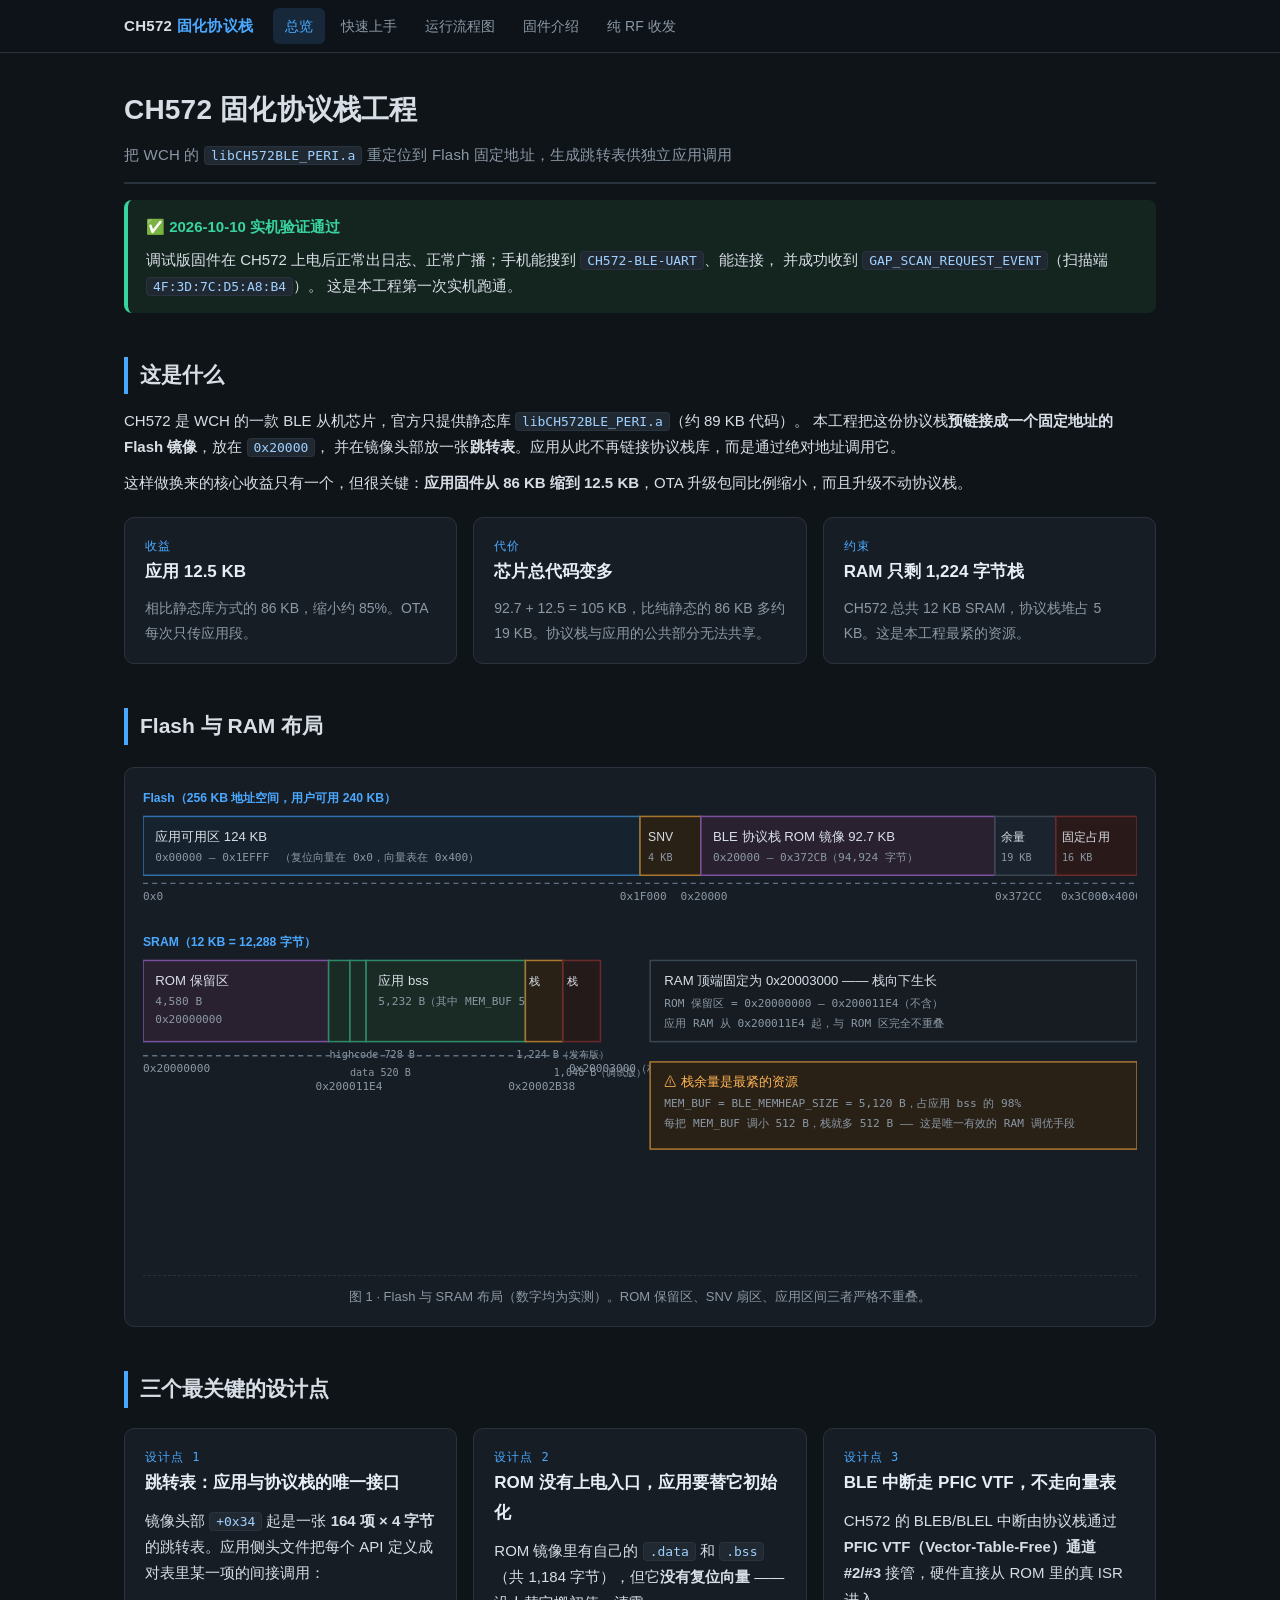
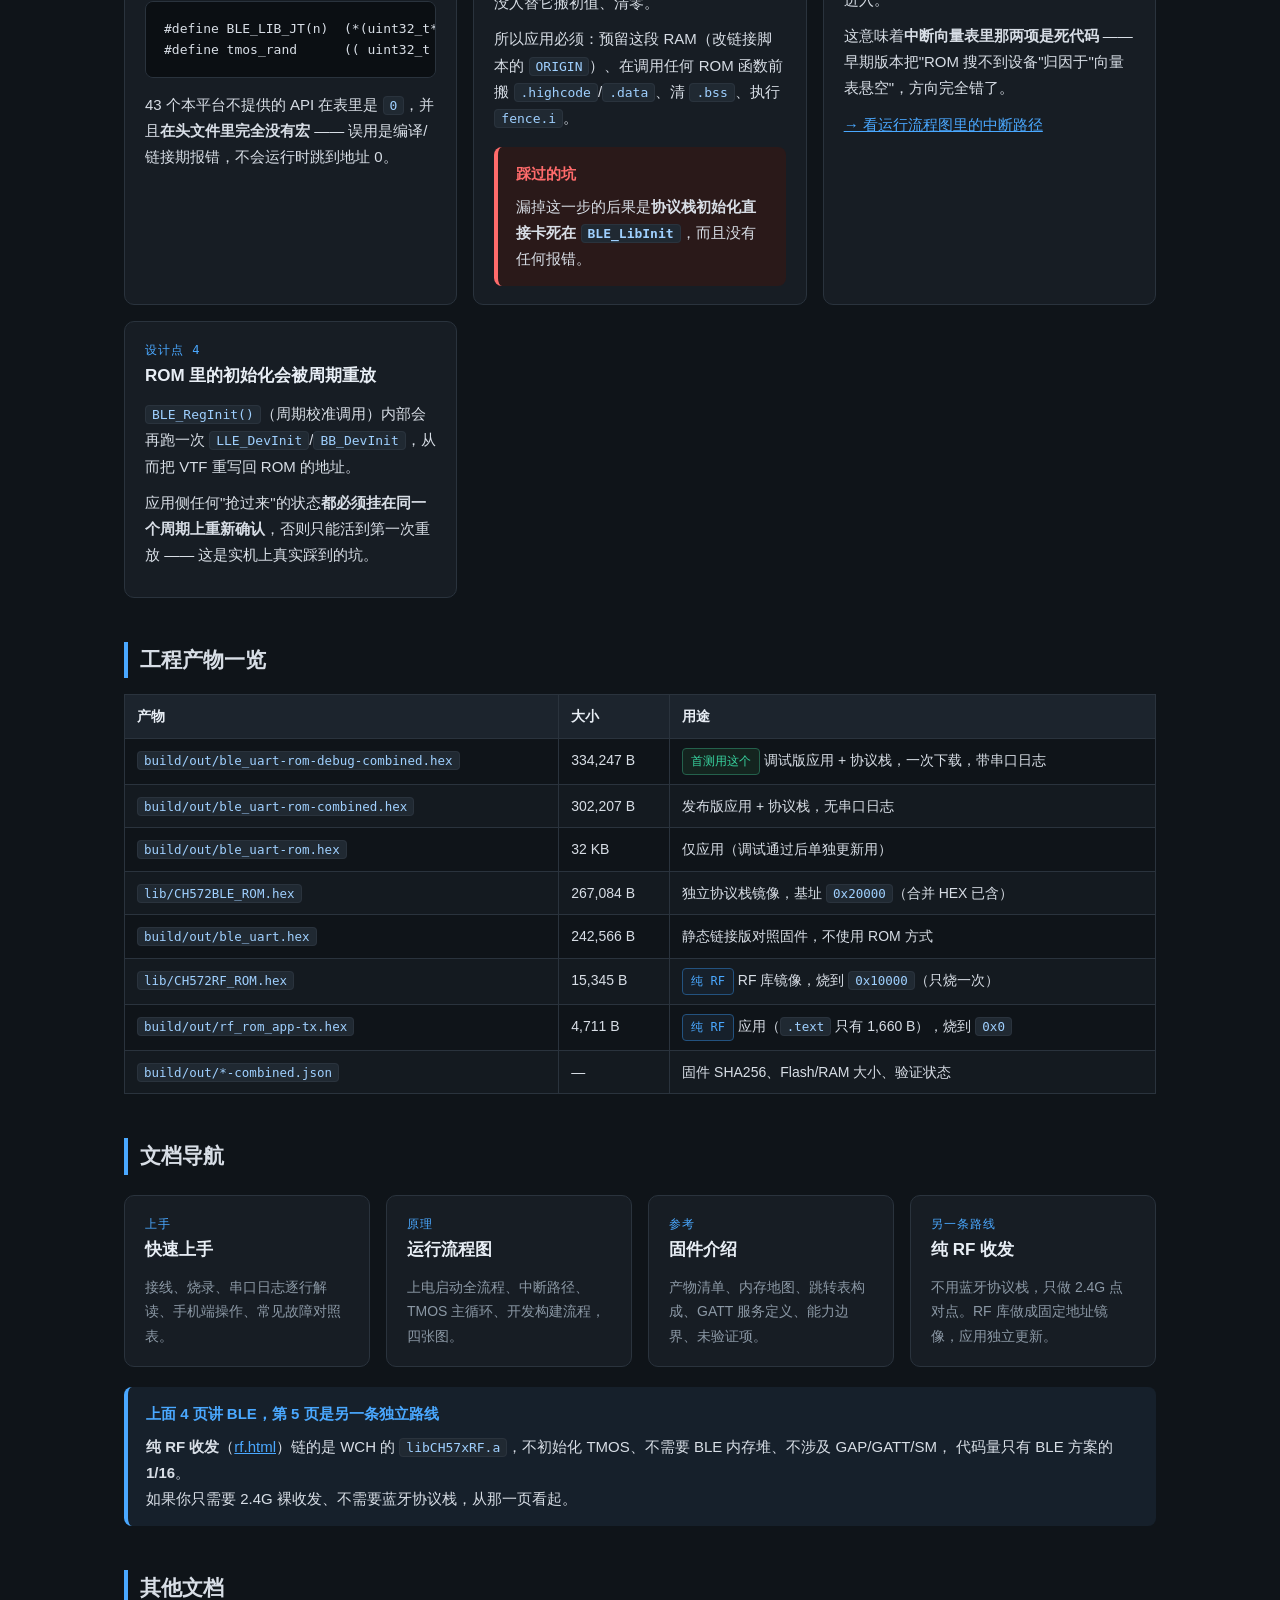
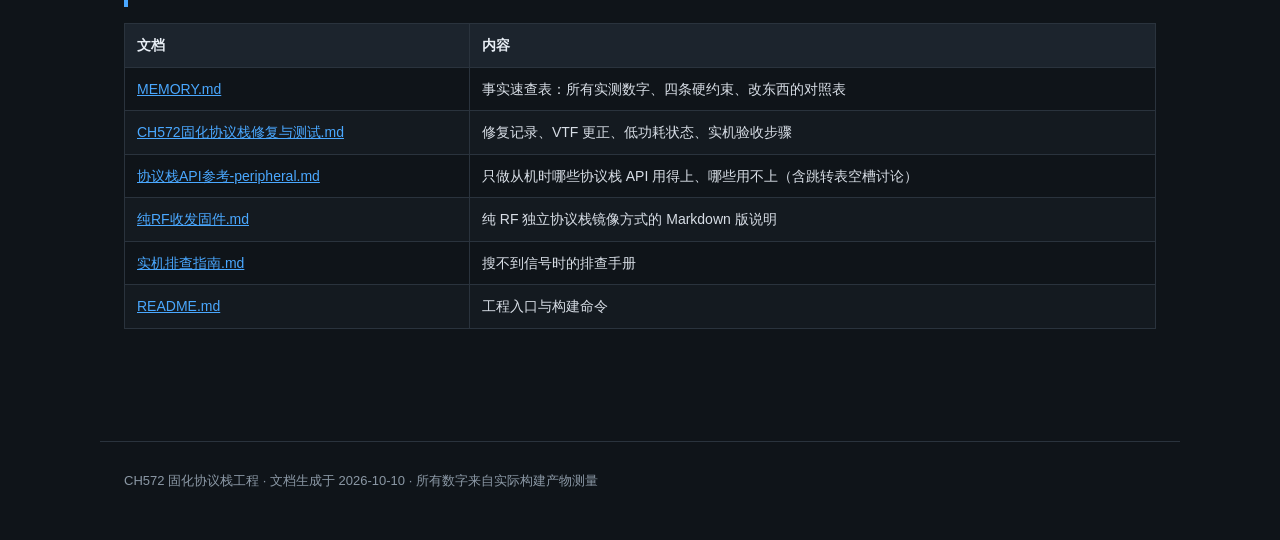
<file: docs/html/index.html>
<!DOCTYPE html>
<html lang="zh-CN">
<head>
<meta charset="UTF-8">
<meta name="viewport" content="width=device-width, initial-scale=1">
<title>CH572 固化协议栈工程 · 总览</title>
<link rel="stylesheet" href="style.css">
</head>
<body>

<nav class="nav">
  <div class="nav-inner">
    <span class="brand">CH572 <span>固化协议栈</span></span>
    <a href="index.html" class="active">总览</a>
    <a href="quickstart.html">快速上手</a>
    <a href="flow.html">运行流程图</a>
    <a href="firmware.html">固件介绍</a>
    <a href="rf.html">纯 RF 收发</a>
  </div>
</nav>

<div class="wrap">

<h1>CH572 固化协议栈工程
  <span class="sub">把 WCH 的 <code>libCH572BLE_PERI.a</code> 重定位到 Flash 固定地址，生成跳转表供独立应用调用</span>
</h1>

<div class="box ok">
  <span class="t">✅ 2026-10-10 实机验证通过</span>
  调试版固件在 CH572 上电后正常出日志、正常广播；手机能搜到 <code>CH572-BLE-UART</code>、能连接，
  并成功收到 <code>GAP_SCAN_REQUEST_EVENT</code>（扫描端 <code>4F:3D:7C:D5:A8:B4</code>）。
  这是本工程第一次实机跑通。
</div>

<h2>这是什么</h2>

<p>
CH572 是 WCH 的一款 BLE 从机芯片，官方只提供静态库 <code>libCH572BLE_PERI.a</code>（约 89 KB 代码）。
本工程把这份协议栈<strong>预链接成一个固定地址的 Flash 镜像</strong>，放在 <code>0x20000</code>，
并在镜像头部放一张<strong>跳转表</strong>。应用从此不再链接协议栈库，而是通过绝对地址调用它。
</p>

<p>这样做换来的核心收益只有一个，但很关键：<strong>应用固件从 86 KB 缩到 12.5 KB</strong>，OTA 升级包同比例缩小，而且升级不动协议栈。</p>

<div class="grid c3">
  <div class="card">
    <div class="num">收益</div>
    <h3>应用 12.5 KB</h3>
    <p style="margin:0;color:var(--fg-dim);font-size:14px">相比静态库方式的 86 KB，缩小约 85%。OTA 每次只传应用段。</p>
  </div>
  <div class="card">
    <div class="num">代价</div>
    <h3>芯片总代码变多</h3>
    <p style="margin:0;color:var(--fg-dim);font-size:14px">92.7 + 12.5 = 105 KB，比纯静态的 86 KB 多约 19 KB。协议栈与应用的公共部分无法共享。</p>
  </div>
  <div class="card">
    <div class="num">约束</div>
    <h3>RAM 只剩 1,224 字节栈</h3>
    <p style="margin:0;color:var(--fg-dim);font-size:14px">CH572 总共 12 KB SRAM，协议栈堆占 5 KB。这是本工程最紧的资源。</p>
  </div>
</div>

<h2>Flash 与 RAM 布局</h2>

<figure>
<svg viewBox="0 0 980 470" xmlns="http://www.w3.org/2000/svg">
  <text class="svg-t3" x="0" y="16">Flash（256 KB 地址空间，用户可用 240 KB）</text>

  <rect class="svg-box2" x="0" y="30" width="490" height="58"/>
  <text class="svg-t"  x="12" y="54">应用可用区  124 KB</text>
  <text class="svg-t2" x="12" y="74">0x00000 – 0x1EFFF　（复位向量在 0x0，向量表在 0x400）</text>

  <rect class="svg-warn" x="490" y="30" width="60" height="58"/>
  <text class="svg-t"  x="498" y="54" style="font-size:12px">SNV</text>
  <text class="svg-t2" x="498" y="74" style="font-size:10px">4 KB</text>

  <rect class="svg-rom" x="550" y="30" width="290" height="58"/>
  <text class="svg-t"  x="562" y="54">BLE 协议栈 ROM 镜像  92.7 KB</text>
  <text class="svg-t2" x="562" y="74">0x20000 – 0x372CB（94,924 字节）</text>

  <rect class="svg-box" x="840" y="30" width="60" height="58"/>
  <text class="svg-t"  x="846" y="54" style="font-size:12px">余量</text>
  <text class="svg-t2" x="846" y="74" style="font-size:10px">19 KB</text>

  <rect class="svg-box" x="900" y="30" width="80" height="58" style="fill:#2a1919;stroke:#6b2a2a"/>
  <text class="svg-t"  x="906" y="54" style="font-size:12px">固定占用</text>
  <text class="svg-t2" x="906" y="74" style="font-size:10px">16 KB</text>

  <line class="svg-line2" x1="0" y1="96" x2="980" y2="96"/>
  <text class="svg-t2" x="0"   y="112">0x0</text>
  <text class="svg-t2" x="470" y="112">0x1F000</text>
  <text class="svg-t2" x="530" y="112">0x20000</text>
  <text class="svg-t2" x="840" y="112">0x372CC</text>
  <text class="svg-t2" x="905" y="112">0x3C000</text>
  <text class="svg-t2" x="945" y="112">0x40000</text>

  <text class="svg-t3" x="0" y="158">SRAM（12 KB = 12,288 字节）</text>

  <rect class="svg-rom" x="0" y="172" width="183" height="80"/>
  <text class="svg-t"  x="12" y="196">ROM 保留区</text>
  <text class="svg-t2" x="12" y="216">4,580 B</text>
  <text class="svg-t2" x="12" y="234">0x20000000</text>

  <rect class="svg-ram" x="183" y="172" width="21" height="80"/>
  <text class="svg-t2" x="184" y="268" style="font-size:10px">highcode 728 B</text>

  <rect class="svg-ram" x="204" y="172" width="16" height="80"/>
  <text class="svg-t2" x="204" y="286" style="font-size:10px">data 520 B</text>

  <rect class="svg-ram" x="220" y="172" width="157" height="80"/>
  <text class="svg-t"  x="232" y="196">应用 bss</text>
  <text class="svg-t2" x="232" y="216">5,232 B（其中 MEM_BUF 5,120 B）</text>

  <rect class="svg-warn" x="377" y="172" width="37" height="80"/>
  <text class="svg-t"  x="381" y="196" style="font-size:11px">栈</text>
  <text class="svg-t2" x="368" y="268" style="font-size:10px">1,224 B（发布版）</text>

  <rect class="svg-warn" x="414" y="172" width="37" height="80" style="fill:#241a1a;stroke:#6b2a2a"/>
  <text class="svg-t"  x="418" y="196" style="font-size:11px">栈</text>
  <text class="svg-t2" x="405" y="286" style="font-size:10px">1,048 B（调试版）</text>

  <line class="svg-line2" x1="0" y1="266" x2="451" y2="266"/>
  <text class="svg-t2" x="0"   y="282">0x20000000</text>
  <text class="svg-t2" x="170" y="300">0x200011E4</text>
  <text class="svg-t2" x="360" y="300">0x20002B38</text>
  <text class="svg-t2" x="420" y="282">0x20003000（栈顶）</text>

  <rect class="svg-box" x="500" y="172" width="480" height="80" style="fill:#161c22"/>
  <text class="svg-t"  x="514" y="196">RAM 顶端固定为 0x20003000 —— 栈向下生长</text>
  <text class="svg-t2" x="514" y="218">ROM 保留区 = 0x20000000 – 0x200011E4（不含）</text>
  <text class="svg-t2" x="514" y="238">应用 RAM 从 0x200011E4 起，与 ROM 区完全不重叠</text>

  <rect class="svg-warn" x="500" y="272" width="480" height="86"/>
  <text class="svg-t"  x="514" y="296" style="fill:#ffb454">⚠ 栈余量是最紧的资源</text>
  <text class="svg-t2" x="514" y="316">MEM_BUF = BLE_MEMHEAP_SIZE = 5,120 B，占应用 bss 的 98%</text>
  <text class="svg-t2" x="514" y="336">每把 MEM_BUF 调小 512 B，栈就多 512 B —— 这是唯一有效的 RAM 调优手段</text>
</svg>
<figcaption>图 1 · Flash 与 SRAM 布局（数字均为实测）。ROM 保留区、SNV 扇区、应用区间三者严格不重叠。</figcaption>
</figure>

<h2>三个最关键的设计点</h2>

<div class="grid c2">

<div class="card">
<div class="num">设计点 1</div>
<h3>跳转表：应用与协议栈的唯一接口</h3>
<p>镜像头部 <code>+0x34</code> 起是一张 <strong>164 项 × 4 字节</strong>的跳转表。应用侧头文件把每个 API 定义成对表里某一项的间接调用：</p>
<pre><code>#define BLE_LIB_JT(n)  (*(uint32_t*)(FUNCITON_BASE_ADDRESSS + (n) * 4))
#define tmos_rand      (( uint32_t (*)(void) ) BLE_LIB_JT(1))</code></pre>
<p>43 个本平台不提供的 API 在表里是 <code>0</code>，并且<strong>在头文件里完全没有宏</strong> —— 误用是编译/链接期报错，不会运行时跳到地址 0。</p>
</div>

<div class="card">
<div class="num">设计点 2</div>
<h3>ROM 没有上电入口，应用要替它初始化</h3>
<p>ROM 镜像里有自己的 <code>.data</code> 和 <code>.bss</code>（共 1,184 字节），但它<strong>没有复位向量</strong> —— 没人替它搬初值、清零。</p>
<p>所以应用必须：预留这段 RAM（改链接脚本的 <code>ORIGIN</code>）、在调用任何 ROM 函数前搬 <code>.highcode</code>/<code>.data</code>、清 <code>.bss</code>、执行 <code>fence.i</code>。</p>
<div class="box danger" style="margin-bottom:0">
<span class="t">踩过的坑</span>
漏掉这一步的后果是<strong>协议栈初始化直接卡死在 <code>BLE_LibInit</code></strong>，而且没有任何报错。
</div>
</div>

<div class="card">
<div class="num">设计点 3</div>
<h3>BLE 中断走 PFIC VTF，不走向量表</h3>
<p>CH572 的 BLEB/BLEL 中断由协议栈通过 <strong>PFIC VTF（Vector-Table-Free）通道 #2/#3</strong> 接管，硬件直接从 ROM 里的真 ISR 进入。</p>
<p>这意味着<strong>中断向量表里那两项是死代码</strong> —— 早期版本把"ROM 搜不到设备"归因于"向量表悬空"，方向完全错了。</p>
<p style="margin-bottom:0"><a href="flow.html">→ 看运行流程图里的中断路径</a></p>
</div>

<div class="card">
<div class="num">设计点 4</div>
<h3>ROM 里的初始化会被周期重放</h3>
<p><code>BLE_RegInit()</code>（周期校准调用）内部会再跑一次 <code>LLE_DevInit</code>/<code>BB_DevInit</code>，从而把 VTF 重写回 ROM 的地址。</p>
<p>应用侧任何"抢过来"的状态<strong>都必须挂在同一个周期上重新确认</strong>，否则只能活到第一次重放 —— 这是实机上真实踩到的坑。</p>
</div>

</div>

<h2>工程产物一览</h2>

<table>
<thead><tr><th>产物</th><th>大小</th><th>用途</th></tr></thead>
<tbody>
<tr><td><code>build/out/ble_uart-rom-debug-combined.hex</code></td><td>334,247 B</td><td><span class="badge b-ok">首测用这个</span> 调试版应用 + 协议栈，一次下载，带串口日志</td></tr>
<tr><td><code>build/out/ble_uart-rom-combined.hex</code></td><td>302,207 B</td><td>发布版应用 + 协议栈，无串口日志</td></tr>
<tr><td><code>build/out/ble_uart-rom.hex</code></td><td>32 KB</td><td>仅应用（调试通过后单独更新用）</td></tr>
<tr><td><code>lib/CH572BLE_ROM.hex</code></td><td>267,084 B</td><td>独立协议栈镜像，基址 <code>0x20000</code>（合并 HEX 已含）</td></tr>
<tr><td><code>build/out/ble_uart.hex</code></td><td>242,566 B</td><td>静态链接版对照固件，不使用 ROM 方式</td></tr>
<tr><td><code>lib/CH572RF_ROM.hex</code></td><td>15,345 B</td><td><span class="badge b-info">纯 RF</span> RF 库镜像，烧到 <code>0x10000</code>（只烧一次）</td></tr>
<tr><td><code>build/out/rf_rom_app-tx.hex</code></td><td>4,711 B</td><td><span class="badge b-info">纯 RF</span> 应用（<code>.text</code> 只有 1,660 B），烧到 <code>0x0</code></td></tr>
<tr><td><code>build/out/*-combined.json</code></td><td>—</td><td>固件 SHA256、Flash/RAM 大小、验证状态</td></tr>
</tbody>
</table>

<h2>文档导航</h2>

<div class="grid c3">
<a class="card" href="quickstart.html">
  <div class="num">上手</div>
  <h3>快速上手</h3>
  <p style="margin:0;color:var(--fg-dim);font-size:14px">接线、烧录、串口日志逐行解读、手机端操作、常见故障对照表。</p>
</a>
<a class="card" href="flow.html">
  <div class="num">原理</div>
  <h3>运行流程图</h3>
  <p style="margin:0;color:var(--fg-dim);font-size:14px">上电启动全流程、中断路径、TMOS 主循环、开发构建流程，四张图。</p>
</a>
<a class="card" href="firmware.html">
  <div class="num">参考</div>
  <h3>固件介绍</h3>
  <p style="margin:0;color:var(--fg-dim);font-size:14px">产物清单、内存地图、跳转表构成、GATT 服务定义、能力边界、未验证项。</p>
</a>
<a class="card" href="rf.html">
  <div class="num">另一条路线</div>
  <h3>纯 RF 收发</h3>
  <p style="margin:0;color:var(--fg-dim);font-size:14px">不用蓝牙协议栈，只做 2.4G 点对点。RF 库做成固定地址镜像，应用独立更新。</p>
</a>
</div>

<div class="box info">
  <span class="t">上面 4 页讲 BLE，第 5 页是另一条独立路线</span>
  <strong>纯 RF 收发</strong>（<a href="rf.html">rf.html</a>）链的是 WCH 的
  <code>libCH57xRF.a</code>，不初始化 TMOS、不需要 BLE 内存堆、不涉及 GAP/GATT/SM，
  代码量只有 BLE 方案的 <strong>1/16</strong>。<br>
  如果你只需要 2.4G 裸收发、不需要蓝牙协议栈，从那一页看起。
</div>

<h2>其他文档</h2>
<table>
<thead><tr><th>文档</th><th>内容</th></tr></thead>
<tbody>
<tr><td><a href="../../MEMORY.md">MEMORY.md</a></td><td>事实速查表：所有实测数字、四条硬约束、改东西的对照表</td></tr>
<tr><td><a href="../CH572固化协议栈修复与测试.md">CH572固化协议栈修复与测试.md</a></td><td>修复记录、VTF 更正、低功耗状态、实机验收步骤</td></tr>
<tr><td><a href="../协议栈API参考-peripheral.md">协议栈API参考-peripheral.md</a></td><td>只做从机时哪些协议栈 API 用得上、哪些用不上（含跳转表空槽讨论）</td></tr>
<tr><td><a href="../纯RF收发固件.md">纯RF收发固件.md</a></td><td>纯 RF 独立协议栈镜像方式的 Markdown 版说明</td></tr>
<tr><td><a href="../实机排查指南.md">实机排查指南.md</a></td><td>搜不到信号时的排查手册</td></tr>
<tr><td><a href="../../README.md">README.md</a></td><td>工程入口与构建命令</td></tr>
</tbody>
</table>

</div>

<footer>
CH572 固化协议栈工程 · 文档生成于 2026-10-10 · 所有数字来自实际构建产物测量
</footer>

</body>
</html>
</file>
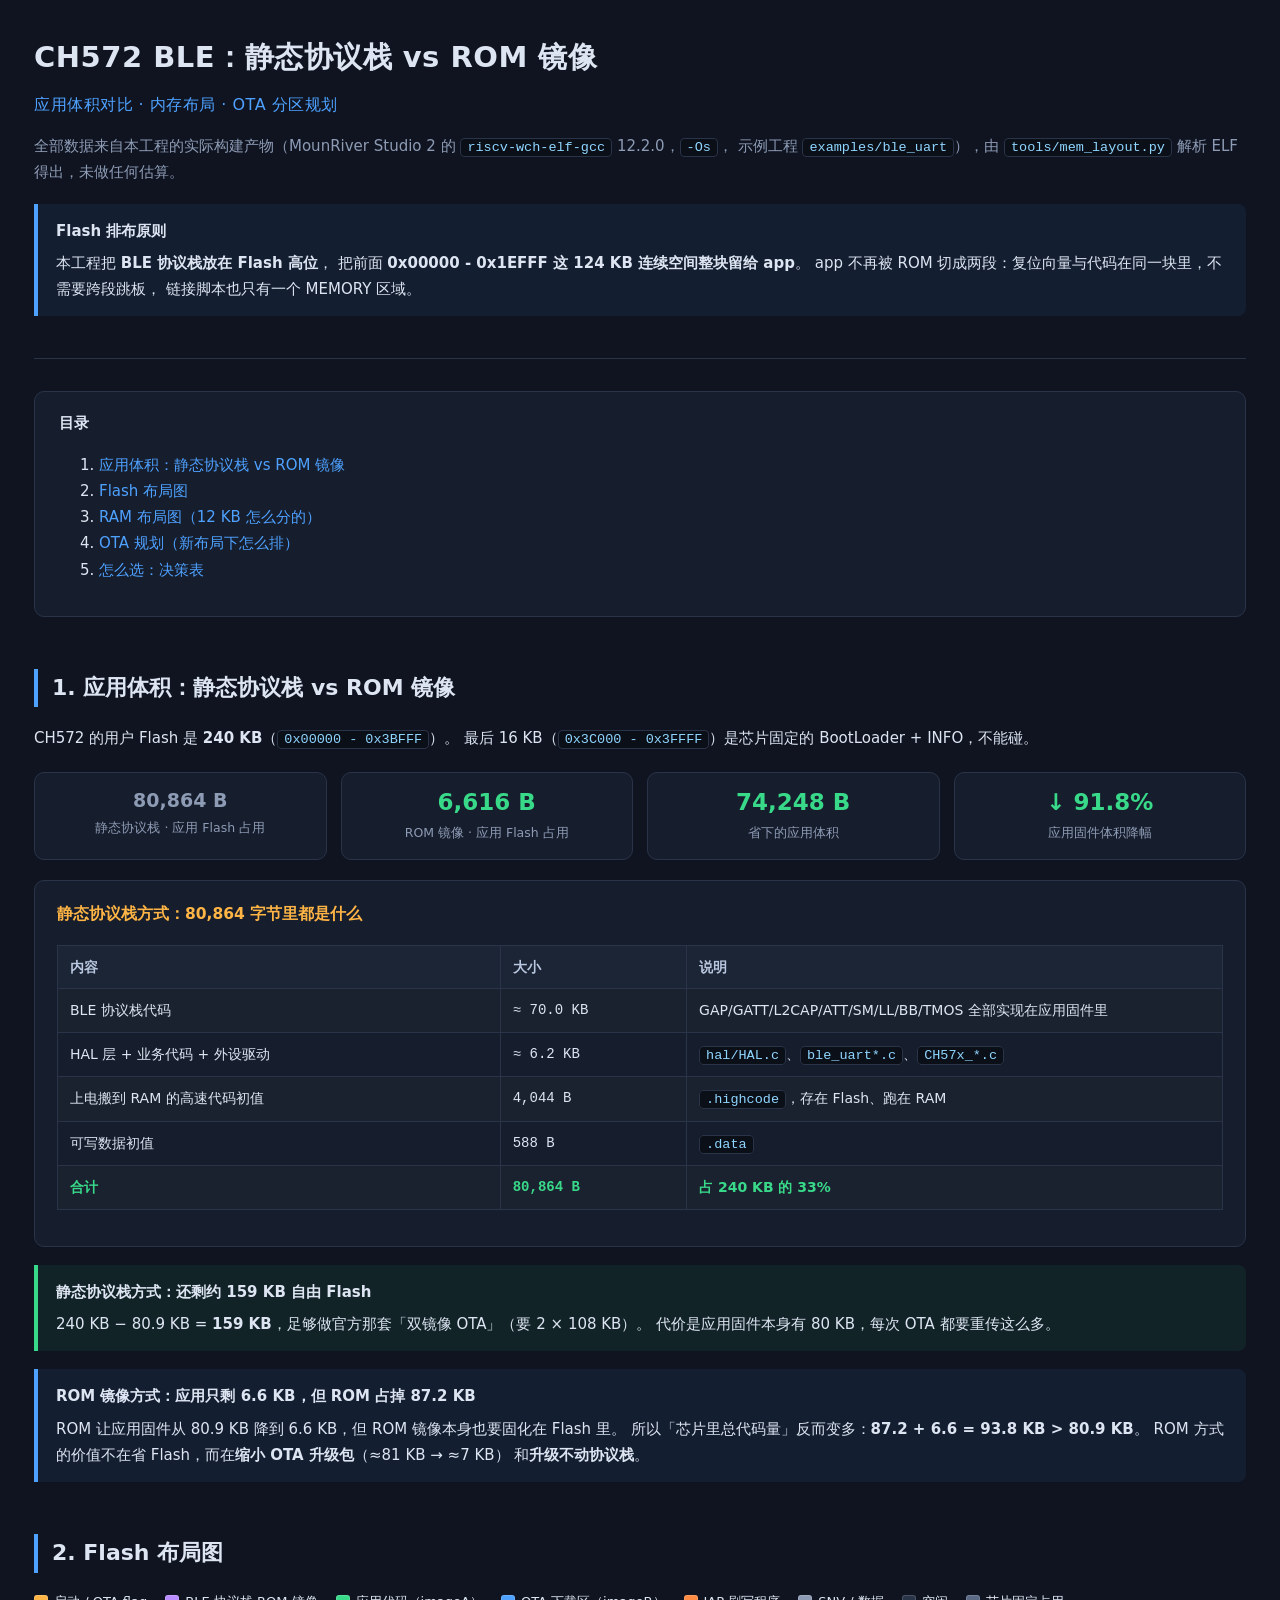
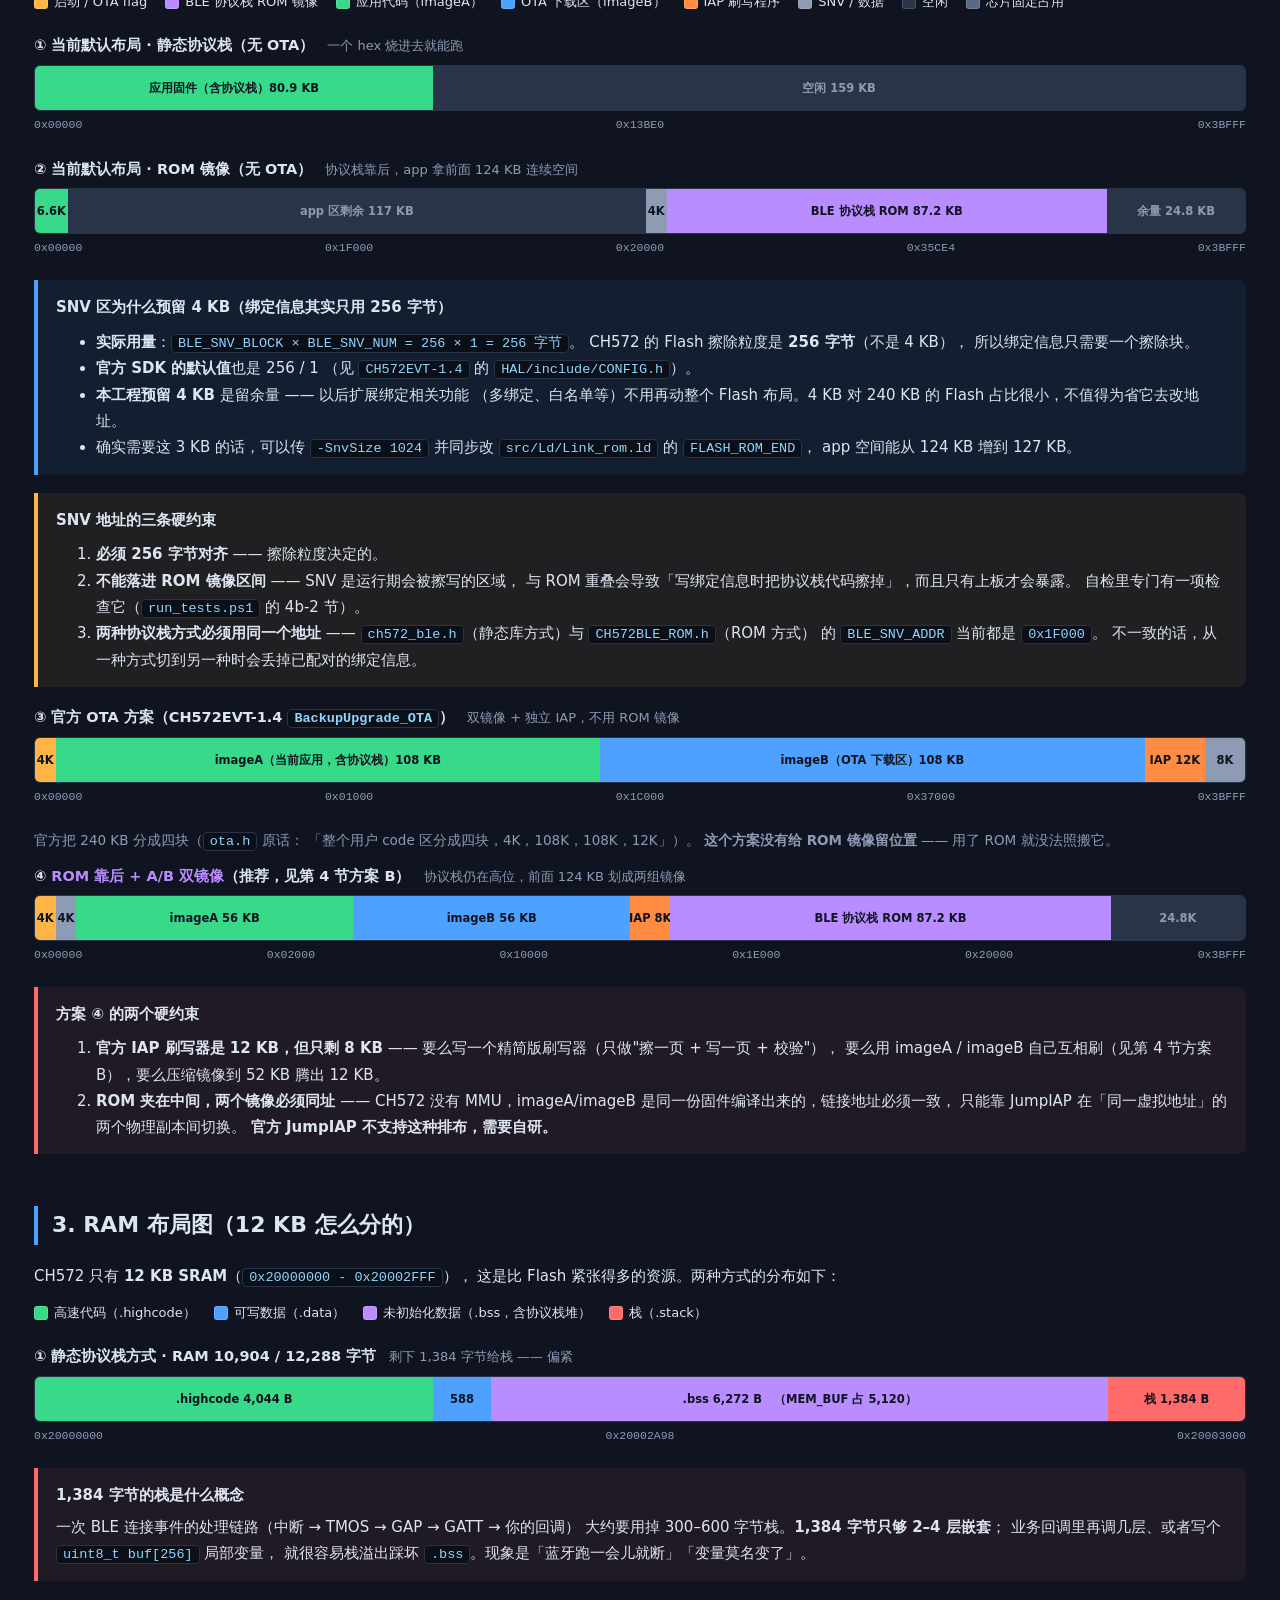
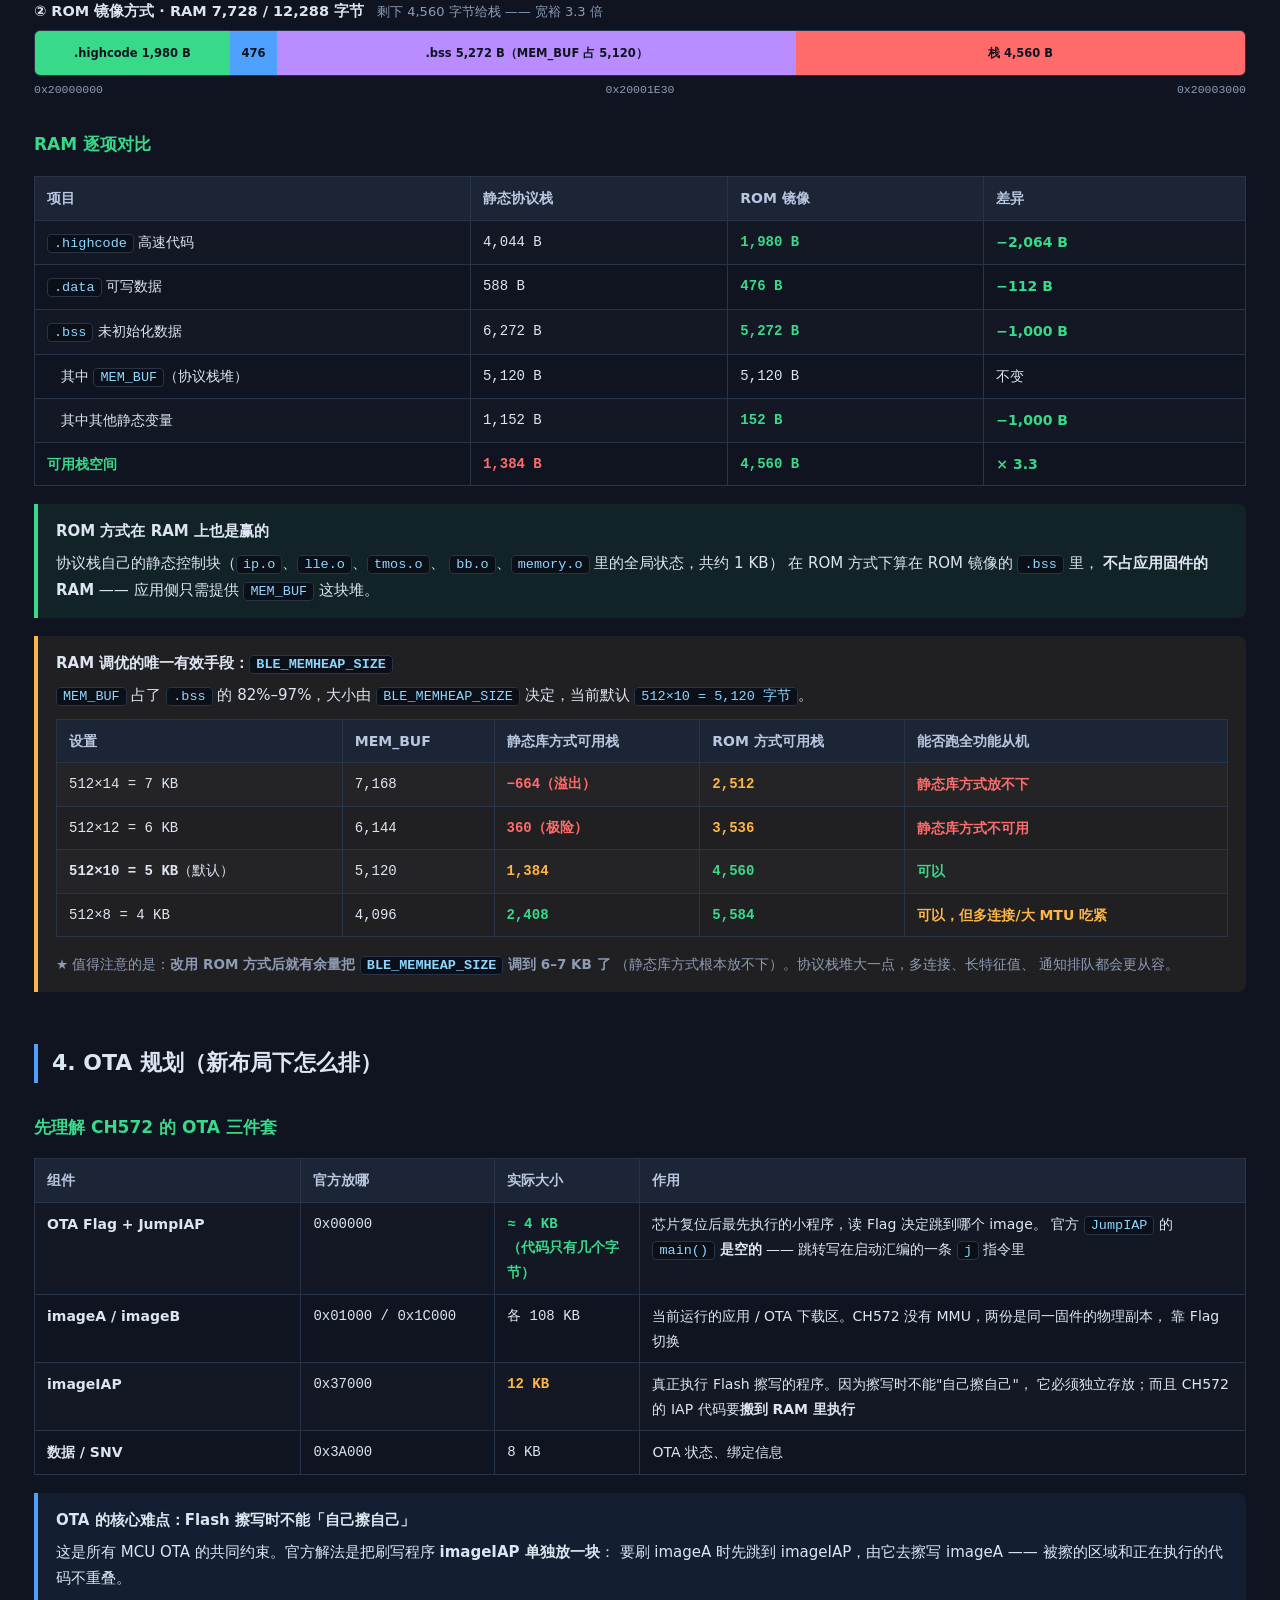
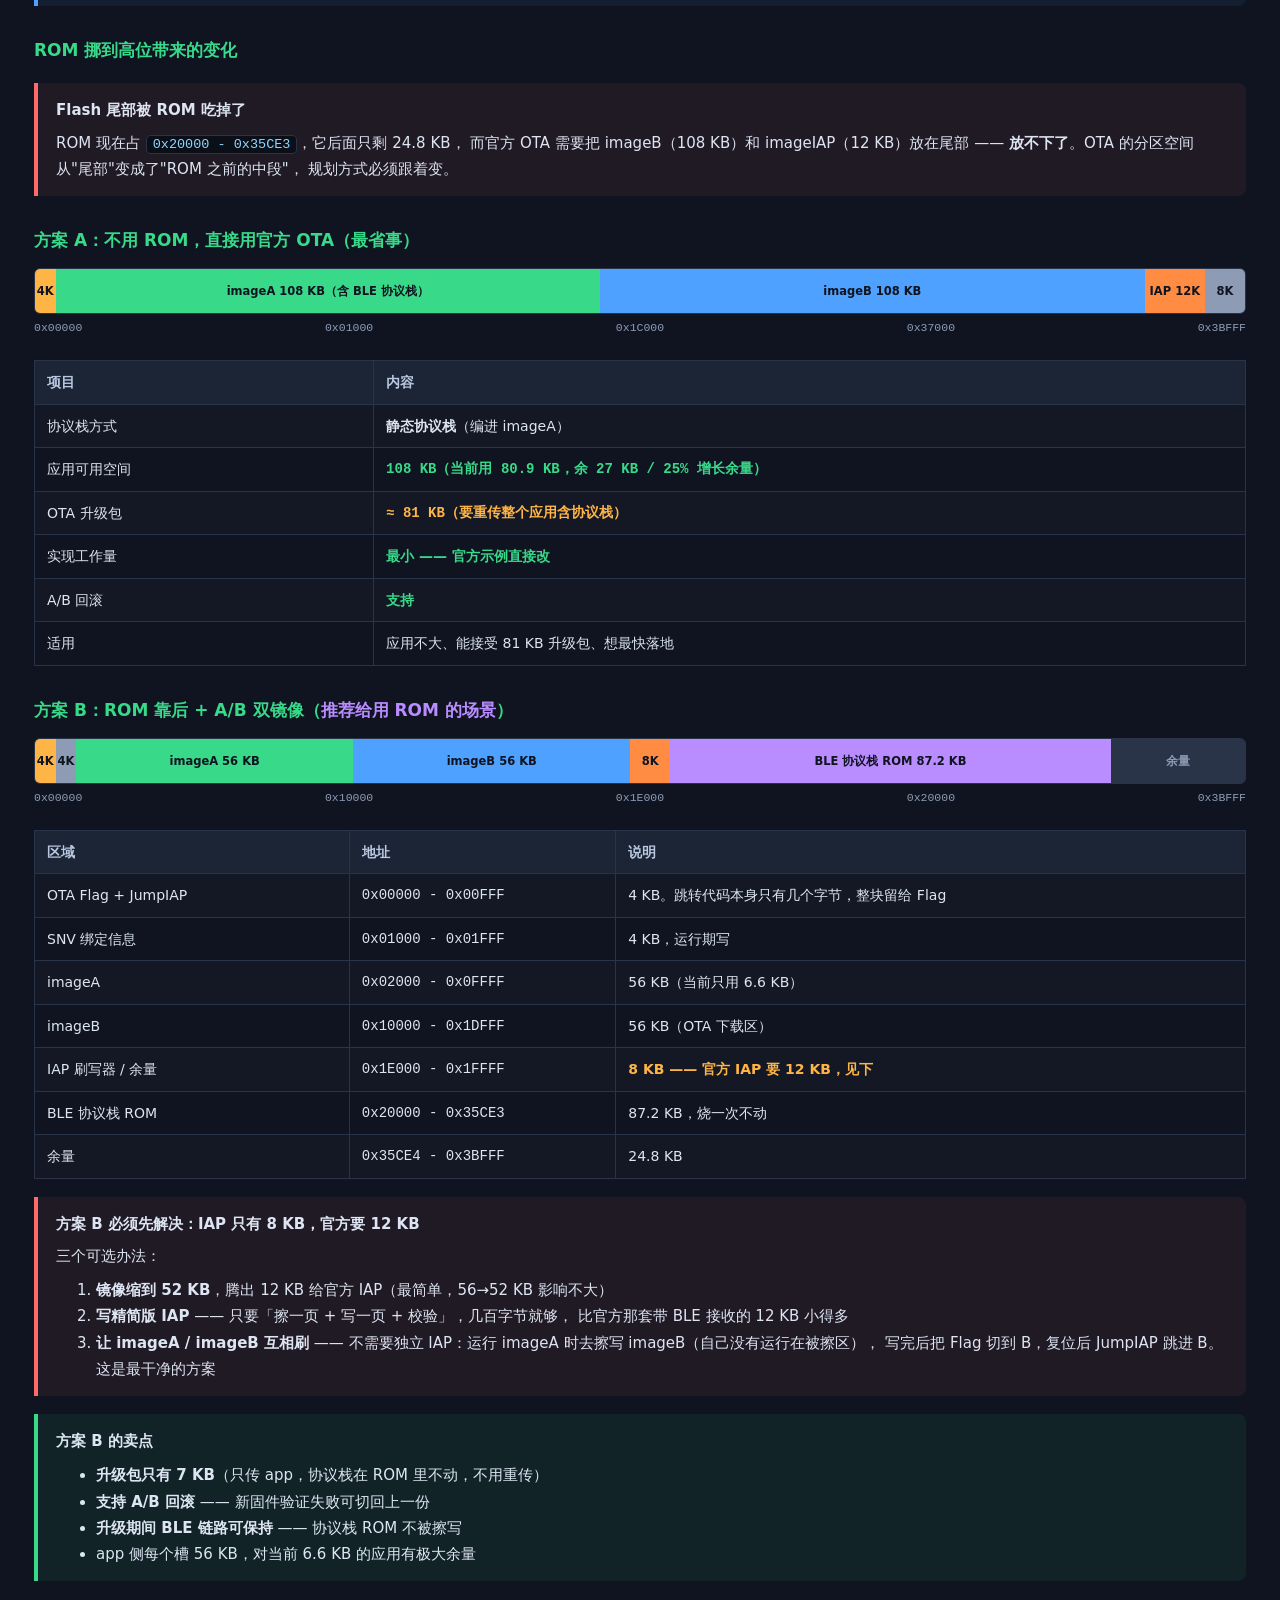
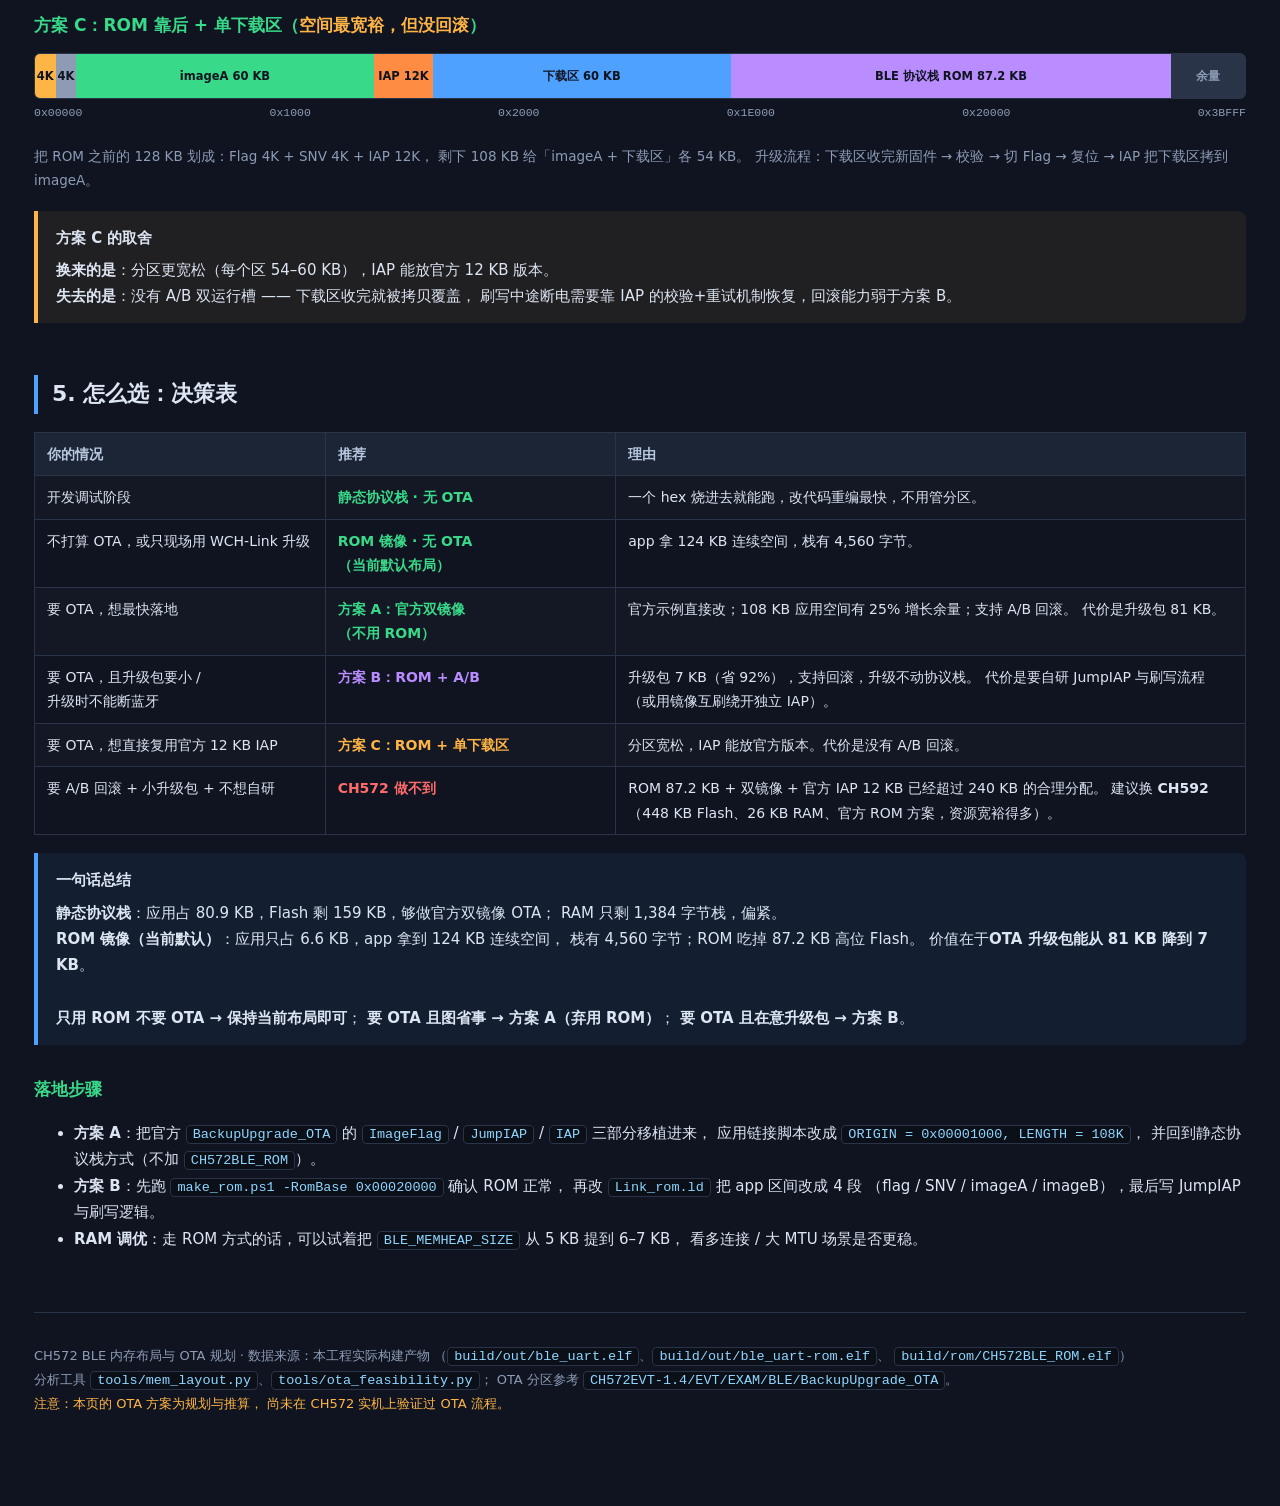
<file: docs/内存布局与OTA规划.html>
<!DOCTYPE html>
<html lang="zh-CN">
<head>
<meta charset="UTF-8">
<meta name="viewport" content="width=device-width, initial-scale=1.0">
<title>CH572 BLE 内存布局与 OTA 规划</title>
<style>
  :root{
    --bg:#0f1420; --panel:#161d2c; --panel2:#1c2536; --line:#2a3448;
    --fg:#dde5f2; --dim:#8d9bb5; --accent:#4ea1ff; --accent2:#39d98a;
    --warn:#ffb545; --bad:#ff6b6b; --purple:#b98cff; --code:#0b0f18;
    --c-stack:#ff6b6b; --c-bss:#b98cff; --c-data:#4ea1ff; --c-highcode:#39d98a;
    --c-free:#2a3448; --c-rom:#b98cff; --c-boot:#ffb545; --c-iap:#ff8c42;
    --c-snv:#8d9bb5; --c-info:#5a6a85;
  }
  *{box-sizing:border-box}
  body{margin:0;background:var(--bg);color:var(--fg);
    font-family:"Microsoft YaHei","PingFang SC","Segoe UI",system-ui,sans-serif;
    line-height:1.75;font-size:15px}
  .wrap{max-width:1260px;margin:0 auto;padding:32px 24px 96px}
  header{border-bottom:1px solid var(--line);padding-bottom:24px;margin-bottom:32px}
  h1{font-size:29px;margin:0 0 10px;letter-spacing:.5px}
  h1 .sub{color:var(--accent);font-weight:400;font-size:16px;display:block;margin-top:8px}
  h2{font-size:22px;margin:52px 0 18px;padding-left:14px;border-left:4px solid var(--accent)}
  h3{font-size:17px;margin:30px 0 12px;color:var(--accent2)}
  h4{font-size:15.5px;margin:20px 0 8px;color:var(--warn)}
  p{margin:10px 0}
  code{background:var(--code);border:1px solid var(--line);border-radius:4px;
    padding:1px 6px;font-family:Consolas,"Cascadia Mono",monospace;font-size:13.5px;color:#8fd6ff}
  pre{background:var(--code);border:1px solid var(--line);border-radius:8px;
    padding:16px 18px;overflow-x:auto;font-family:Consolas,"Cascadia Mono",monospace;
    font-size:12.8px;line-height:1.62}
  pre code{background:none;border:none;padding:0;color:#c9d6e8}
  .panel{background:var(--panel);border:1px solid var(--line);border-radius:10px;padding:20px 22px;margin:18px 0}
  .grid2{display:grid;grid-template-columns:1fr 1fr;gap:18px}
  @media(max-width:940px){.grid2{grid-template-columns:1fr}}
  table{border-collapse:collapse;width:100%;margin:16px 0;font-size:14px}
  th,td{border:1px solid var(--line);padding:9px 12px;text-align:left;vertical-align:top}
  th{background:var(--panel2);color:#b9c8e0;font-weight:600}
  tr:nth-child(even) td{background:rgba(255,255,255,.015)}
  .ok{color:var(--accent2);font-weight:600}
  .no{color:var(--bad);font-weight:600}
  .wa{color:var(--warn);font-weight:600}
  .pu{color:var(--purple);font-weight:600}
  .mono{font-family:Consolas,"Cascadia Mono",monospace}

  .bar{margin:10px 0 22px}
  .bar .row{display:flex;height:46px;border-radius:6px;overflow:hidden;
    border:1px solid var(--line);background:var(--c-free)}
  .bar .seg{display:flex;align-items:center;justify-content:center;
    font-size:11.5px;font-weight:600;color:#0f1420;overflow:hidden;white-space:nowrap;
    position:relative;transition:filter .15s}
  .bar .seg:hover{filter:brightness(1.18)}
  .bar .axis{display:flex;justify-content:space-between;font-size:11.5px;
    color:var(--dim);font-family:Consolas,monospace;margin-top:4px}
  .bar .title{font-weight:600;font-size:14.5px;margin-bottom:6px}
  .bar .title .tag{font-weight:400;color:var(--dim);font-size:13px;margin-left:8px}

  .legend{display:flex;flex-wrap:wrap;gap:8px 18px;margin:12px 0 20px;font-size:13px}
  .legend span{display:flex;align-items:center;gap:6px}
  .swatch{width:14px;height:14px;border-radius:3px;display:inline-block;border:1px solid rgba(255,255,255,.15)}

  .kpi{display:grid;grid-template-columns:repeat(auto-fit,minmax(150px,1fr));gap:14px;margin:20px 0}
  .kpi .item{background:var(--panel);border:1px solid var(--line);border-radius:10px;
    padding:16px 12px;text-align:center}
  .kpi .v{font-size:23px;font-weight:700;color:var(--accent2);line-height:1.2}
  .kpi .v.dimv{color:var(--dim);font-size:19px}
  .kpi .v.warnv{color:var(--warn)}
  .kpi .l{font-size:12.5px;color:var(--dim);margin-top:5px}

  .note{border-left:4px solid var(--warn);background:rgba(255,181,69,.07);
    border-radius:0 8px 8px 0;padding:14px 18px;margin:18px 0}
  .note.danger{border-color:var(--bad);background:rgba(255,107,107,.07)}
  .note.good{border-color:var(--accent2);background:rgba(57,217,138,.07)}
  .note.info{border-color:var(--accent);background:rgba(78,161,255,.07)}
  .note .nt{font-weight:700;margin-bottom:6px}

  .toc{background:var(--panel);border:1px solid var(--line);border-radius:10px;padding:18px 24px}
  .toc a{color:var(--accent);text-decoration:none}
  .toc a:hover{text-decoration:underline}
  footer{margin-top:60px;padding-top:22px;border-top:1px solid var(--line);
    color:var(--dim);font-size:13px}
</style>
</head>
<body>
<div class="wrap">

<header>
  <h1>CH572 BLE：静态协议栈 vs ROM 镜像
    <span class="sub">应用体积对比 · 内存布局 · OTA 分区规划</span>
  </h1>
  <p style="color:var(--dim);margin-top:14px">
    全部数据来自本工程的实际构建产物（MounRiver Studio 2 的
    <code>riscv-wch-elf-gcc</code> 12.2.0，<code>-Os</code>，
    示例工程 <code>examples/ble_uart</code>），由
    <code>tools/mem_layout.py</code> 解析 ELF 得出，未做任何估算。
  </p>
  <div class="note info" style="margin-top:18px">
    <div class="nt">Flash 排布原则</div>
    本工程把 <strong>BLE 协议栈放在 Flash 高位</strong>，
    把前面 <strong>0x00000 - 0x1EFFF 这 124 KB 连续空间整块留给 app</strong>。
    app 不再被 ROM 切成两段：复位向量与代码在同一块里，不需要跨段跳板，
    链接脚本也只有一个 MEMORY 区域。
  </div>
</header>

<div class="toc">
  <strong>目录</strong>
  <ol>
    <li><a href="#size">应用体积：静态协议栈 vs ROM 镜像</a></li>
    <li><a href="#flash">Flash 布局图</a></li>
    <li><a href="#ram">RAM 布局图（12 KB 怎么分的）</a></li>
    <li><a href="#ota">OTA 规划（新布局下怎么排）</a></li>
    <li><a href="#choose">怎么选：决策表</a></li>
  </ol>
</div>

<!-- ============================================================ -->
<h2 id="size">1. 应用体积：静态协议栈 vs ROM 镜像</h2>

<p>CH572 的用户 Flash 是 <strong>240 KB</strong>（<code>0x00000 - 0x3BFFF</code>）。
最后 16 KB（<code>0x3C000 - 0x3FFFF</code>）是芯片固定的 BootLoader + INFO，不能碰。</p>

<div class="kpi">
  <div class="item"><div class="v dimv">80,864 B</div><div class="l">静态协议栈 · 应用 Flash 占用</div></div>
  <div class="item"><div class="v">6,616 B</div><div class="l">ROM 镜像 · 应用 Flash 占用</div></div>
  <div class="item"><div class="v">74,248 B</div><div class="l">省下的应用体积</div></div>
  <div class="item"><div class="v">↓ 91.8%</div><div class="l">应用固件体积降幅</div></div>
</div>

<div class="panel">
  <h4 style="margin-top:0">静态协议栈方式：80,864 字节里都是什么</h4>
  <table>
    <tr><th style="width:38%">内容</th><th style="width:16%">大小</th><th>说明</th></tr>
    <tr><td>BLE 协议栈代码</td><td class="mono">≈ 70.0 KB</td><td>GAP/GATT/L2CAP/ATT/SM/LL/BB/TMOS 全部实现在应用固件里</td></tr>
    <tr><td>HAL 层 + 业务代码 + 外设驱动</td><td class="mono">≈ 6.2 KB</td><td><code>hal/HAL.c</code>、<code>ble_uart*.c</code>、<code>CH57x_*.c</code></td></tr>
    <tr><td>上电搬到 RAM 的高速代码初值</td><td class="mono">4,044 B</td><td><code>.highcode</code>，存在 Flash、跑在 RAM</td></tr>
    <tr><td>可写数据初值</td><td class="mono">588 B</td><td><code>.data</code></td></tr>
    <tr><td class="ok">合计</td><td class="mono ok">80,864 B</td><td class="ok">占 240 KB 的 33%</td></tr>
  </table>
</div>

<div class="note good">
  <div class="nt">静态协议栈方式：还剩约 159 KB 自由 Flash</div>
  240 KB − 80.9 KB = <strong>159 KB</strong>，足够做官方那套「双镜像 OTA」（要 2 × 108 KB）。
  代价是应用固件本身有 80 KB，每次 OTA 都要重传这么多。
</div>

<div class="note info">
  <div class="nt">ROM 镜像方式：应用只剩 6.6 KB，但 ROM 占掉 87.2 KB</div>
  ROM 让应用固件从 80.9 KB 降到 6.6 KB，但 ROM 镜像本身也要固化在 Flash 里。
  所以「芯片里总代码量」反而变多：<strong>87.2 + 6.6 = 93.8 KB &gt; 80.9 KB</strong>。
  ROM 方式的价值不在省 Flash，而在<strong>缩小 OTA 升级包</strong>（≈81 KB → ≈7 KB）
  和<strong>升级不动协议栈</strong>。
</div>

<!-- ============================================================ -->
<h2 id="flash">2. Flash 布局图</h2>

<div class="legend">
  <span><i class="swatch" style="background:var(--c-boot)"></i>启动 / OTA flag</span>
  <span><i class="swatch" style="background:var(--c-rom)"></i>BLE 协议栈 ROM 镜像</span>
  <span><i class="swatch" style="background:var(--c-highcode)"></i>应用代码（imageA）</span>
  <span><i class="swatch" style="background:var(--c-data)"></i>OTA 下载区（imageB）</span>
  <span><i class="swatch" style="background:var(--c-iap)"></i>IAP 刷写程序</span>
  <span><i class="swatch" style="background:var(--c-snv)"></i>SNV / 数据</span>
  <span><i class="swatch" style="background:var(--c-free)"></i>空闲</span>
  <span><i class="swatch" style="background:var(--c-info)"></i>芯片固定占用</span>
</div>

<!-- ---------- 方案 1：当前默认（无 OTA） ---------- -->
<div class="bar">
  <div class="title">① 当前默认布局 · 静态协议栈（无 OTA）
    <span class="tag">一个 hex 烧进去就能跑</span></div>
  <div class="row">
    <div class="seg" style="background:var(--c-highcode);width:32.9%" title="应用含协议栈 80,864 B（0x00000-0x13BE0）">应用固件（含协议栈）80.9 KB</div>
    <div class="seg" style="background:var(--c-free);width:67.1%;color:var(--dim)" title="空闲 0x13BE0-0x3BFFF">空闲 159 KB</div>
  </div>
  <div class="axis"><span>0x00000</span><span>0x13BE0</span><span>0x3BFFF</span></div>
</div>

<!-- ---------- 方案 2：当前默认（ROM） ---------- -->
<div class="bar">
  <div class="title">② 当前默认布局 · ROM 镜像（无 OTA）
    <span class="tag">协议栈靠后，app 拿前面 124 KB 连续空间</span></div>
  <div class="row">
    <div class="seg" style="background:var(--c-highcode);width:2.7%" title="app 0x00000-0x01A14（6.6 KB）">6.6K</div>
    <div class="seg" style="background:var(--c-free);width:47.8%;color:var(--dim)" title="app 区剩余 0x01A14-0x1EFFF（约 117 KB）">app 区剩余 117 KB</div>
    <div class="seg" style="background:var(--c-snv);width:1.7%;color:#0f1420" title="SNV 0x1F000-0x1FFFF">4K</div>
    <div class="seg" style="background:var(--c-rom);width:36.4%" title="ROM 0x20000-0x35CE3（87.2 KB）">BLE 协议栈 ROM 87.2 KB</div>
    <div class="seg" style="background:var(--c-free);width:11.4%;color:var(--dim)" title="余量 0x35CE4-0x3BFFF（24.8 KB）">余量 24.8 KB</div>
  </div>
  <div class="axis"><span>0x00000</span><span>0x1F000</span><span>0x20000</span><span>0x35CE4</span><span>0x3BFFF</span></div>
</div>

<div class="note info">
  <div class="nt">SNV 区为什么预留 4 KB（绑定信息其实只用 256 字节）</div>
  <ul style="margin:8px 0 0">
    <li><strong>实际用量</strong>：<code>BLE_SNV_BLOCK × BLE_SNV_NUM = 256 × 1 = 256 字节</code>。
        CH572 的 Flash 擦除粒度是 <strong>256 字节</strong>（不是 4 KB），
        所以绑定信息只需要一个擦除块。</li>
    <li><strong>官方 SDK 的默认值</strong>也是 256 / 1
        （见 <code>CH572EVT-1.4</code> 的 <code>HAL/include/CONFIG.h</code>）。</li>
    <li><strong>本工程预留 4 KB</strong> 是留余量 —— 以后扩展绑定相关功能
        （多绑定、白名单等）不用再动整个 Flash 布局。4 KB 对 240 KB 的 Flash
        占比很小，不值得为省它去改地址。</li>
    <li>确实需要这 3 KB 的话，可以传 <code>-SnvSize 1024</code>
        并同步改 <code>src/Ld/Link_rom.ld</code> 的 <code>FLASH_ROM_END</code>，
        app 空间能从 124 KB 增到 127 KB。</li>
  </ul>
</div>

<div class="note">
  <div class="nt">SNV 地址的三条硬约束</div>
  <ol style="margin:8px 0 0">
    <li><strong>必须 256 字节对齐</strong> —— 擦除粒度决定的。</li>
    <li><strong>不能落进 ROM 镜像区间</strong> —— SNV 是运行期会被擦写的区域，
        与 ROM 重叠会导致「写绑定信息时把协议栈代码擦掉」，而且只有上板才会暴露。
        自检里专门有一项检查它（<code>run_tests.ps1</code> 的 4b-2 节）。</li>
    <li><strong>两种协议栈方式必须用同一个地址</strong> ——
        <code>ch572_ble.h</code>（静态库方式）与 <code>CH572BLE_ROM.h</code>（ROM 方式）
        的 <code>BLE_SNV_ADDR</code> 当前都是 <code>0x1F000</code>。
        不一致的话，从一种方式切到另一种时会丢掉已配对的绑定信息。</li>
  </ol>
</div>

<!-- ---------- 方案 3：官方 OTA ---------- -->
<div class="bar">
  <div class="title">③ 官方 OTA 方案（CH572EVT-1.4 <code>BackupUpgrade_OTA</code>）
    <span class="tag">双镜像 + 独立 IAP，不用 ROM 镜像</span></div>
  <div class="row">
    <div class="seg" style="background:var(--c-boot);width:1.7%" title="OTA flag 0x0000-0x0FFF">4K</div>
    <div class="seg" style="background:var(--c-highcode);width:45%" title="imageA 0x1000-0x1BFFF（108 KB）">imageA（当前应用，含协议栈）108 KB</div>
    <div class="seg" style="background:var(--c-data);width:45%" title="imageB 0x1C000-0x36FFF（108 KB）">imageB（OTA 下载区）108 KB</div>
    <div class="seg" style="background:var(--c-iap);width:5%" title="imageIAP 0x37000-0x39FFF（12 KB）">IAP 12K</div>
    <div class="seg" style="background:var(--c-snv);width:3.3%" title="数据 0x3A000-0x3BFFF（8 KB）">8K</div>
  </div>
  <div class="axis"><span>0x00000</span><span>0x01000</span><span>0x1C000</span><span>0x37000</span><span>0x3BFFF</span></div>
</div>

<p style="color:var(--dim);font-size:13.5px">
  官方把 240 KB 分成四块（<code>ota.h</code> 原话：
  「整个用户 code 区分成四块，4K，108K，108K，12K」）。
  <strong>这个方案没有给 ROM 镜像留位置</strong> —— 用了 ROM 就没法照搬它。
</p>

<!-- ---------- 方案 4：ROM + A/B ---------- -->
<div class="bar">
  <div class="title">④ <span class="pu">ROM 靠后 + A/B 双镜像</span>（推荐，见第 4 节方案 B）
    <span class="tag">协议栈仍在高位，前面 124 KB 划成两组镜像</span></div>
  <div class="row">
    <div class="seg" style="background:var(--c-boot);width:1.7%" title="OTA flag / JumpIAP 0x00000-0x0FFF">4K</div>
    <div class="seg" style="background:var(--c-snv);width:1.7%;color:#0f1420" title="SNV 0x1000-0x1FFF">4K</div>
    <div class="seg" style="background:var(--c-highcode);width:22.9%" title="imageA 0x2000-0xFFFF（56 KB，当前用 6.6 KB）">imageA 56 KB</div>
    <div class="seg" style="background:var(--c-data);width:22.9%" title="imageB 0x10000-0x1DFFF（56 KB）">imageB 56 KB</div>
    <div class="seg" style="background:var(--c-iap);width:3.3%" title="IAP / 余量 0x1E000-0x1FFFF（8 KB）">IAP 8K</div>
    <div class="seg" style="background:var(--c-rom);width:36.4%" title="ROM 0x20000-0x35CE3（87.2 KB）">BLE 协议栈 ROM 87.2 KB</div>
    <div class="seg" style="background:var(--c-free);width:11.1%;color:var(--dim)" title="余量 0x35CE4-0x3BFFF">24.8K</div>
  </div>
  <div class="axis"><span>0x00000</span><span>0x02000</span><span>0x10000</span><span>0x1E000</span><span>0x20000</span><span>0x3BFFF</span></div>
</div>

<div class="note danger">
  <div class="nt">方案 ④ 的两个硬约束</div>
  <ol style="margin:8px 0 0">
    <li><strong>官方 IAP 刷写器是 12 KB，但只剩 8 KB</strong> ——
        要么写一个精简版刷写器（只做"擦一页 + 写一页 + 校验"），
        要么用 imageA / imageB 自己互相刷（见第 4 节方案 B），要么压缩镜像到 52 KB 腾出 12 KB。</li>
    <li><strong>ROM 夹在中间，两个镜像必须同址</strong> ——
        CH572 没有 MMU，imageA/imageB 是同一份固件编译出来的，链接地址必须一致，
        只能靠 JumpIAP 在「同一虚拟地址」的两个物理副本间切换。
        <strong>官方 JumpIAP 不支持这种排布，需要自研。</strong></li>
  </ol>
</div>

<!-- ============================================================ -->
<h2 id="ram">3. RAM 布局图（12 KB 怎么分的）</h2>

<p>CH572 只有 <strong>12 KB SRAM</strong>（<code>0x20000000 - 0x20002FFF</code>），
这是比 Flash 紧张得多的资源。两种方式的分布如下：</p>

<div class="legend">
  <span><i class="swatch" style="background:var(--c-highcode)"></i>高速代码（.highcode）</span>
  <span><i class="swatch" style="background:var(--c-data)"></i>可写数据（.data）</span>
  <span><i class="swatch" style="background:var(--c-bss)"></i>未初始化数据（.bss，含协议栈堆）</span>
  <span><i class="swatch" style="background:var(--c-stack)"></i>栈（.stack）</span>
</div>

<div class="bar">
  <div class="title">① 静态协议栈方式 · RAM 10,904 / 12,288 字节
    <span class="tag">剩下 1,384 字节给栈 —— 偏紧</span></div>
  <div class="row">
    <div class="seg" style="background:var(--c-highcode);width:32.9%" title=".highcode 4,044 B">.highcode 4,044 B</div>
    <div class="seg" style="background:var(--c-data);width:4.8%" title=".data 588 B">588</div>
    <div class="seg" style="background:var(--c-bss);width:51.0%" title=".bss 6,272 B（其中 MEM_BUF 5,120）">.bss 6,272 B　（MEM_BUF 占 5,120）</div>
    <div class="seg" style="background:var(--c-stack);width:11.3%;color:#0f1420" title="栈 1,384 B">栈 1,384 B</div>
  </div>
  <div class="axis"><span>0x20000000</span><span>0x20002A98</span><span>0x20003000</span></div>
</div>

<div class="note danger">
  <div class="nt">1,384 字节的栈是什么概念</div>
  一次 BLE 连接事件的处理链路（中断 → TMOS → GAP → GATT → 你的回调）
  大约要用掉 300–600 字节栈。<strong>1,384 字节只够 2–4 层嵌套</strong>；
  业务回调里再调几层、或者写个 <code>uint8_t buf[256]</code> 局部变量，
  就很容易栈溢出踩坏 <code>.bss</code>。现象是「蓝牙跑一会儿就断」「变量莫名变了」。
</div>

<div class="bar">
  <div class="title">② ROM 镜像方式 · RAM 7,728 / 12,288 字节
    <span class="tag">剩下 4,560 字节给栈 —— 宽裕 3.3 倍</span></div>
  <div class="row">
    <div class="seg" style="background:var(--c-highcode);width:16.1%" title=".highcode 1,980 B">.highcode 1,980 B</div>
    <div class="seg" style="background:var(--c-data);width:3.9%" title=".data 476 B">476</div>
    <div class="seg" style="background:var(--c-bss);width:42.9%" title=".bss 5,272 B（其中 MEM_BUF 5,120）">.bss 5,272 B（MEM_BUF 占 5,120）</div>
    <div class="seg" style="background:var(--c-stack);width:37.1%;color:#0f1420" title="栈 4,560 B">栈 4,560 B</div>
  </div>
  <div class="axis"><span>0x20000000</span><span>0x20001E30</span><span>0x20003000</span></div>
</div>

<h3>RAM 逐项对比</h3>
<table>
  <tr><th style="width:36%">项目</th><th>静态协议栈</th><th>ROM 镜像</th><th>差异</th></tr>
  <tr><td><code>.highcode</code> 高速代码</td><td class="mono">4,044 B</td><td class="mono ok">1,980 B</td><td class="ok">−2,064 B</td></tr>
  <tr><td><code>.data</code> 可写数据</td><td class="mono">588 B</td><td class="mono ok">476 B</td><td class="ok">−112 B</td></tr>
  <tr><td><code>.bss</code> 未初始化数据</td><td class="mono">6,272 B</td><td class="mono ok">5,272 B</td><td class="ok">−1,000 B</td></tr>
  <tr><td>　其中 <code>MEM_BUF</code>（协议栈堆）</td><td class="mono">5,120 B</td><td class="mono">5,120 B</td><td>不变</td></tr>
  <tr><td>　其中其他静态变量</td><td class="mono">1,152 B</td><td class="mono ok">152 B</td><td class="ok">−1,000 B</td></tr>
  <tr><td class="ok"><strong>可用栈空间</strong></td><td class="mono no">1,384 B</td><td class="mono ok"><strong>4,560 B</strong></td><td class="ok"><strong>× 3.3</strong></td></tr>
</table>

<div class="note good">
  <div class="nt">ROM 方式在 RAM 上也是赢的</div>
  协议栈自己的静态控制块（<code>ip.o</code>、<code>lle.o</code>、<code>tmos.o</code>、
  <code>bb.o</code>、<code>memory.o</code> 里的全局状态，共约 1 KB）
  在 ROM 方式下算在 ROM 镜像的 <code>.bss</code> 里，
  <strong>不占应用固件的 RAM</strong> —— 应用侧只需提供 <code>MEM_BUF</code> 这块堆。
</div>

<div class="note">
  <div class="nt">RAM 调优的唯一有效手段：<code>BLE_MEMHEAP_SIZE</code></div>
  <code>MEM_BUF</code> 占了 <code>.bss</code> 的 82%–97%，大小由
  <code>BLE_MEMHEAP_SIZE</code> 决定，当前默认 <code>512×10 = 5,120 字节</code>。
  <table style="margin-top:10px">
    <tr><th>设置</th><th>MEM_BUF</th><th>静态库方式可用栈</th><th>ROM 方式可用栈</th><th>能否跑全功能从机</th></tr>
    <tr><td class="mono">512×14 = 7 KB</td><td class="mono">7,168</td><td class="mono no">−664（溢出）</td><td class="mono wa">2,512</td><td class="no">静态库方式放不下</td></tr>
    <tr><td class="mono">512×12 = 6 KB</td><td class="mono">6,144</td><td class="mono no">360（极险）</td><td class="mono wa">3,536</td><td class="no">静态库方式不可用</td></tr>
    <tr><td class="mono"><strong>512×10 = 5 KB</strong>（默认）</td><td class="mono">5,120</td><td class="mono wa">1,384</td><td class="mono ok">4,560</td><td class="ok">可以</td></tr>
    <tr><td class="mono">512×8 = 4 KB</td><td class="mono">4,096</td><td class="mono ok">2,408</td><td class="mono ok">5,584</td><td class="wa">可以，但多连接/大 MTU 吃紧</td></tr>
  </table>
  <p style="margin-bottom:0;font-size:13.5px;color:var(--dim)">
    ★ 值得注意的是：<strong>改用 ROM 方式后就有余量把
    <code>BLE_MEMHEAP_SIZE</code> 调到 6–7 KB 了</strong>
    （静态库方式根本放不下）。协议栈堆大一点，多连接、长特征值、
    通知排队都会更从容。
  </p>
</div>

<!-- ============================================================ -->
<h2 id="ota">4. OTA 规划（新布局下怎么排）</h2>

<h3>先理解 CH572 的 OTA 三件套</h3>
<table>
  <tr><th style="width:22%">组件</th><th style="width:16%">官方放哪</th><th style="width:12%">实际大小</th><th>作用</th></tr>
  <tr><td><strong>OTA Flag + JumpIAP</strong></td><td class="mono">0x00000</td>
      <td class="mono ok">≈ 4 KB<br>（代码只有几个字节）</td>
      <td>芯片复位后最先执行的小程序，读 Flag 决定跳到哪个 image。
          官方 <code>JumpIAP</code> 的 <code>main()</code> <strong>是空的</strong> ——
          跳转写在启动汇编的一条 <code>j</code> 指令里</td></tr>
  <tr><td><strong>imageA / imageB</strong></td><td class="mono">0x01000 / 0x1C000</td>
      <td class="mono">各 108 KB</td>
      <td>当前运行的应用 / OTA 下载区。CH572 没有 MMU，两份是同一固件的物理副本，
          靠 Flag 切换</td></tr>
  <tr><td><strong>imageIAP</strong></td><td class="mono">0x37000</td>
      <td class="mono wa">12 KB</td>
      <td>真正执行 Flash 擦写的程序。因为擦写时不能"自己擦自己"，
          它必须独立存放；而且 CH572 的 IAP 代码要<strong>搬到 RAM 里执行</strong></td></tr>
  <tr><td><strong>数据 / SNV</strong></td><td class="mono">0x3A000</td>
      <td class="mono">8 KB</td><td>OTA 状态、绑定信息</td></tr>
</table>

<div class="note info">
  <div class="nt">OTA 的核心难点：Flash 擦写时不能「自己擦自己」</div>
  这是所有 MCU OTA 的共同约束。官方解法是把刷写程序 <strong>imageIAP 单独放一块</strong>：
  要刷 imageA 时先跳到 imageIAP，由它去擦写 imageA ——
  被擦的区域和正在执行的代码不重叠。
</div>

<h3>ROM 挪到高位带来的变化</h3>
<div class="note danger">
  <div class="nt">Flash 尾部被 ROM 吃掉了</div>
  ROM 现在占 <code>0x20000 - 0x35CE3</code>，它后面只剩 24.8 KB，
  而官方 OTA 需要把 imageB（108 KB）和 imageIAP（12 KB）放在尾部 ——
  <strong>放不下了</strong>。OTA 的分区空间从"尾部"变成了"ROM 之前的中段"，
  规划方式必须跟着变。
</div>

<!-- ---------- 方案 A ---------- -->
<h3>方案 A：不用 ROM，直接用官方 OTA（<span class="ok">最省事</span>）</h3>
<div class="bar">
  <div class="row">
    <div class="seg" style="background:var(--c-boot);width:1.7%">4K</div>
    <div class="seg" style="background:var(--c-highcode);width:45%">imageA 108 KB（含 BLE 协议栈）</div>
    <div class="seg" style="background:var(--c-data);width:45%">imageB 108 KB</div>
    <div class="seg" style="background:var(--c-iap);width:5%">IAP 12K</div>
    <div class="seg" style="background:var(--c-snv);width:3.3%">8K</div>
  </div>
  <div class="axis"><span>0x00000</span><span>0x01000</span><span>0x1C000</span><span>0x37000</span><span>0x3BFFF</span></div>
</div>
<table>
  <tr><th style="width:28%">项目</th><th>内容</th></tr>
  <tr><td>协议栈方式</td><td><strong>静态协议栈</strong>（编进 imageA）</td></tr>
  <tr><td>应用可用空间</td><td class="mono ok">108 KB（当前用 80.9 KB，余 27 KB / 25% 增长余量）</td></tr>
  <tr><td>OTA 升级包</td><td class="mono wa">≈ 81 KB（要重传整个应用含协议栈）</td></tr>
  <tr><td>实现工作量</td><td class="ok">最小 —— 官方示例直接改</td></tr>
  <tr><td>A/B 回滚</td><td class="ok">支持</td></tr>
  <tr><td>适用</td><td>应用不大、能接受 81 KB 升级包、想最快落地</td></tr>
</table>

<!-- ---------- 方案 B ---------- -->
<h3>方案 B：ROM 靠后 + A/B 双镜像（<span class="pu">推荐给用 ROM 的场景</span>）</h3>
<div class="bar">
  <div class="row">
    <div class="seg" style="background:var(--c-boot);width:1.7%">4K</div>
    <div class="seg" style="background:var(--c-snv);width:1.7%;color:#0f1420">4K</div>
    <div class="seg" style="background:var(--c-highcode);width:22.9%">imageA 56 KB</div>
    <div class="seg" style="background:var(--c-data);width:22.9%">imageB 56 KB</div>
    <div class="seg" style="background:var(--c-iap);width:3.3%">8K</div>
    <div class="seg" style="background:var(--c-rom);width:36.4%">BLE 协议栈 ROM 87.2 KB</div>
    <div class="seg" style="background:var(--c-free);width:11.1%;color:var(--dim)">余量</div>
  </div>
  <div class="axis"><span>0x00000</span><span>0x10000</span><span>0x1E000</span><span>0x20000</span><span>0x3BFFF</span></div>
</div>
<table>
  <tr><th style="width:26%">区域</th><th style="width:22%">地址</th><th>说明</th></tr>
  <tr><td>OTA Flag + JumpIAP</td><td class="mono">0x00000 - 0x00FFF</td><td>4 KB。跳转代码本身只有几个字节，整块留给 Flag</td></tr>
  <tr><td>SNV 绑定信息</td><td class="mono">0x01000 - 0x01FFF</td><td>4 KB，运行期写</td></tr>
  <tr><td>imageA</td><td class="mono">0x02000 - 0x0FFFF</td><td>56 KB（当前只用 6.6 KB）</td></tr>
  <tr><td>imageB</td><td class="mono">0x10000 - 0x1DFFF</td><td>56 KB（OTA 下载区）</td></tr>
  <tr><td>IAP 刷写器 / 余量</td><td class="mono">0x1E000 - 0x1FFFF</td><td class="wa">8 KB —— 官方 IAP 要 12 KB，见下</td></tr>
  <tr><td>BLE 协议栈 ROM</td><td class="mono">0x20000 - 0x35CE3</td><td>87.2 KB，烧一次不动</td></tr>
  <tr><td>余量</td><td class="mono">0x35CE4 - 0x3BFFF</td><td>24.8 KB</td></tr>
</table>

<div class="note danger">
  <div class="nt">方案 B 必须先解决：IAP 只有 8 KB，官方要 12 KB</div>
  三个可选办法：
  <ol style="margin:8px 0 0">
    <li><strong>镜像缩到 52 KB</strong>，腾出 12 KB 给官方 IAP（最简单，56→52 KB 影响不大）</li>
    <li><strong>写精简版 IAP</strong> —— 只要「擦一页 + 写一页 + 校验」，几百字节就够，
        比官方那套带 BLE 接收的 12 KB 小得多</li>
    <li><strong>让 imageA / imageB 互相刷</strong> ——
        不需要独立 IAP：运行 imageA 时去擦写 imageB（自己没有运行在被擦区），
        写完后把 Flag 切到 B，复位后 JumpIAP 跳进 B。这是最干净的方案</li>
  </ol>
</div>

<div class="note good">
  <div class="nt">方案 B 的卖点</div>
  <ul style="margin:8px 0 0">
    <li><strong>升级包只有 7 KB</strong>（只传 app，协议栈在 ROM 里不动，不用重传）</li>
    <li><strong>支持 A/B 回滚</strong> —— 新固件验证失败可切回上一份</li>
    <li><strong>升级期间 BLE 链路可保持</strong> —— 协议栈 ROM 不被擦写</li>
    <li>app 侧每个槽 56 KB，对当前 6.6 KB 的应用有极大余量</li>
  </ul>
</div>

<!-- ---------- 方案 C ---------- -->
<h3>方案 C：ROM 靠后 + 单下载区（<span class="wa">空间最宽裕，但没回滚</span>）</h3>
<div class="bar">
  <div class="row">
    <div class="seg" style="background:var(--c-boot);width:1.7%">4K</div>
    <div class="seg" style="background:var(--c-snv);width:1.7%;color:#0f1420">4K</div>
    <div class="seg" style="background:var(--c-highcode);width:24.6%">imageA 60 KB</div>
    <div class="seg" style="background:var(--c-iap);width:4.9%">IAP 12K</div>
    <div class="seg" style="background:var(--c-data);width:24.6%">下载区 60 KB</div>
    <div class="seg" style="background:var(--c-rom);width:36.4%">BLE 协议栈 ROM 87.2 KB</div>
    <div class="seg" style="background:var(--c-free);width:6.1%;color:var(--dim)">余量</div>
  </div>
  <div class="axis"><span>0x00000</span><span>0x1000</span><span>0x2000</span><span>0x1E000</span><span>0x20000</span><span>0x3BFFF</span></div>
</div>
<p style="color:var(--dim);font-size:13.5px">
  把 ROM 之前的 128 KB 划成：Flag 4K + SNV 4K + IAP 12K，
  剩下 108 KB 给「imageA + 下载区」各 54 KB。
  升级流程：下载区收完新固件 → 校验 → 切 Flag → 复位 → IAP 把下载区拷到 imageA。
</p>
<div class="note">
  <div class="nt">方案 C 的取舍</div>
  <strong>换来的是</strong>：分区更宽松（每个区 54–60 KB），IAP 能放官方 12 KB 版本。<br>
  <strong>失去的是</strong>：没有 A/B 双运行槽 —— 下载区收完就被拷贝覆盖，
  刷写中途断电需要靠 IAP 的校验+重试机制恢复，回滚能力弱于方案 B。
</div>

<!-- ============================================================ -->
<h2 id="choose">5. 怎么选：决策表</h2>

<table>
  <tr>
    <th style="width:24%">你的情况</th>
    <th style="width:24%">推荐</th>
    <th>理由</th>
  </tr>
  <tr>
    <td>开发调试阶段</td>
    <td class="ok"><strong>静态协议栈 · 无 OTA</strong></td>
    <td>一个 hex 烧进去就能跑，改代码重编最快，不用管分区。</td>
  </tr>
  <tr>
    <td>不打算 OTA，或只现场用 WCH-Link 升级</td>
    <td class="ok"><strong>ROM 镜像 · 无 OTA</strong><br>（当前默认布局）</td>
    <td>app 拿 124 KB 连续空间，栈有 4,560 字节。</td>
  </tr>
  <tr>
    <td>要 OTA，想最快落地</td>
    <td class="ok"><strong>方案 A：官方双镜像</strong><br>（不用 ROM）</td>
    <td>官方示例直接改；108 KB 应用空间有 25% 增长余量；支持 A/B 回滚。
        代价是升级包 81 KB。</td>
  </tr>
  <tr>
    <td>要 OTA，且升级包要小 /<br>升级时不能断蓝牙</td>
    <td class="pu"><strong>方案 B：ROM + A/B</strong></td>
    <td>升级包 7 KB（省 92%），支持回滚，升级不动协议栈。
        代价是要自研 JumpIAP 与刷写流程（或用镜像互刷绕开独立 IAP）。</td>
  </tr>
  <tr>
    <td>要 OTA，想直接复用官方 12 KB IAP</td>
    <td class="wa"><strong>方案 C：ROM + 单下载区</strong></td>
    <td>分区宽松，IAP 能放官方版本。代价是没有 A/B 回滚。</td>
  </tr>
  <tr>
    <td>要 A/B 回滚 + 小升级包 + 不想自研</td>
    <td class="no"><strong>CH572 做不到</strong></td>
    <td>ROM 87.2 KB + 双镜像 + 官方 IAP 12 KB 已经超过 240 KB 的合理分配。
        建议换 <strong>CH592</strong>（448 KB Flash、26 KB RAM、官方 ROM 方案，资源宽裕得多）。</td>
  </tr>
</table>

<div class="note info">
  <div class="nt">一句话总结</div>
  <strong>静态协议栈</strong>：应用占 80.9 KB，Flash 剩 159 KB，够做官方双镜像 OTA；
  RAM 只剩 1,384 字节栈，偏紧。<br>
  <strong>ROM 镜像（当前默认）</strong>：应用只占 6.6 KB，app 拿到 124 KB 连续空间，
  栈有 4,560 字节；ROM 吃掉 87.2 KB 高位 Flash。
  价值在于<strong>OTA 升级包能从 81 KB 降到 7 KB</strong>。<br><br>
  <strong>只用 ROM 不要 OTA → 保持当前布局即可</strong>；
  <strong>要 OTA 且图省事 → 方案 A（弃用 ROM）</strong>；
  <strong>要 OTA 且在意升级包 → 方案 B</strong>。
</div>

<h3>落地步骤</h3>
<ul>
  <li><strong>方案 A</strong>：把官方 <code>BackupUpgrade_OTA</code> 的
      <code>ImageFlag</code> / <code>JumpIAP</code> / <code>IAP</code> 三部分移植进来，
      应用链接脚本改成 <code>ORIGIN = 0x00001000, LENGTH = 108K</code>，
      并回到静态协议栈方式（不加 <code>CH572BLE_ROM</code>）。</li>
  <li><strong>方案 B</strong>：先跑
      <code>make_rom.ps1 -RomBase 0x00020000</code> 确认 ROM 正常，
      再改 <code>Link_rom.ld</code> 把 app 区间改成 4 段
      （flag / SNV / imageA / imageB），最后写 JumpIAP 与刷写逻辑。</li>
  <li><strong>RAM 调优</strong>：走 ROM 方式的话，可以试着把
      <code>BLE_MEMHEAP_SIZE</code> 从 5 KB 提到 6–7 KB，
      看多连接 / 大 MTU 场景是否更稳。</li>
</ul>

<footer>
  <p>
    CH572 BLE 内存布局与 OTA 规划 · 数据来源：本工程实际构建产物
    （<code>build/out/ble_uart.elf</code>、<code>build/out/ble_uart-rom.elf</code>、
    <code>build/rom/CH572BLE_ROM.elf</code>）<br>
    分析工具 <code>tools/mem_layout.py</code>、<code>tools/ota_feasibility.py</code>；
    OTA 分区参考 <code>CH572EVT-1.4/EVT/EXAM/BLE/BackupUpgrade_OTA</code>。<br>
    <span style="color:var(--warn)">注意：本页的 OTA 方案为规划与推算，
    尚未在 CH572 实机上验证过 OTA 流程。</span>
  </p>
</footer>

</div>
</body>
</html>
</file>
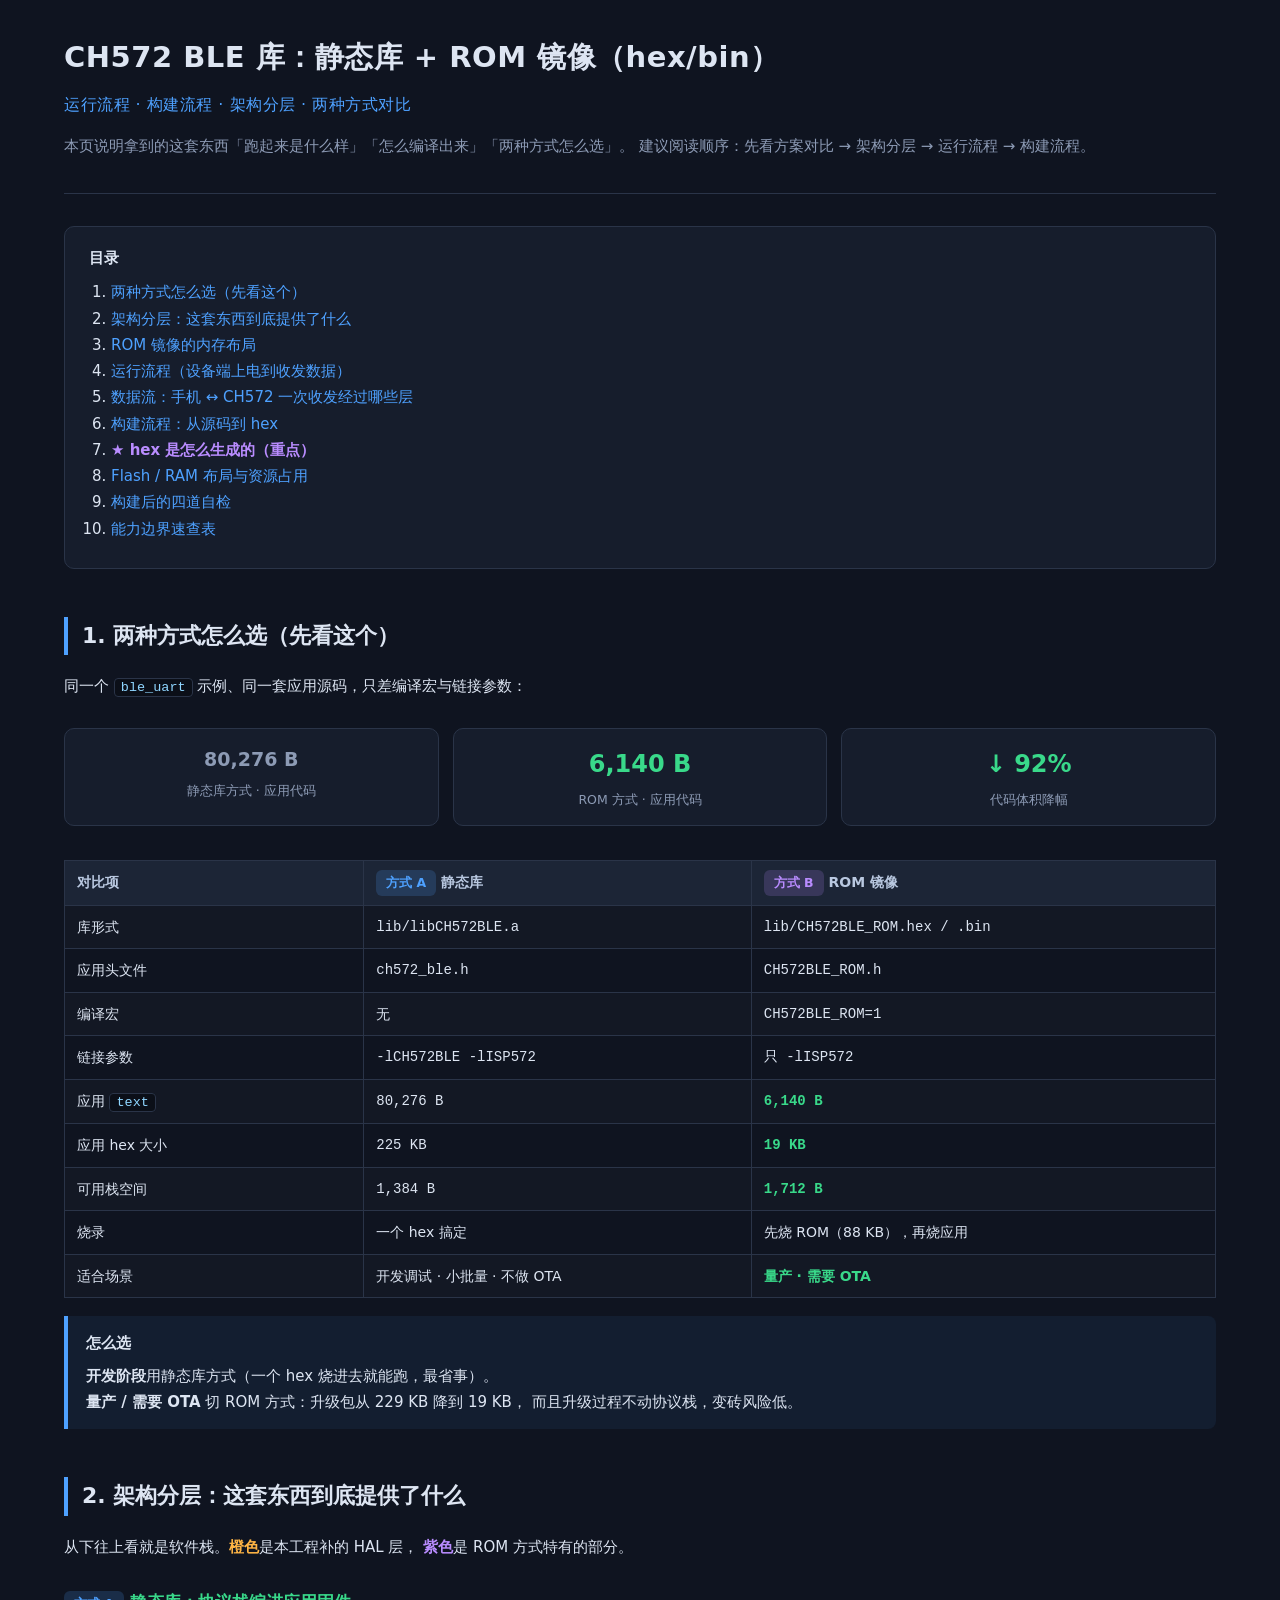
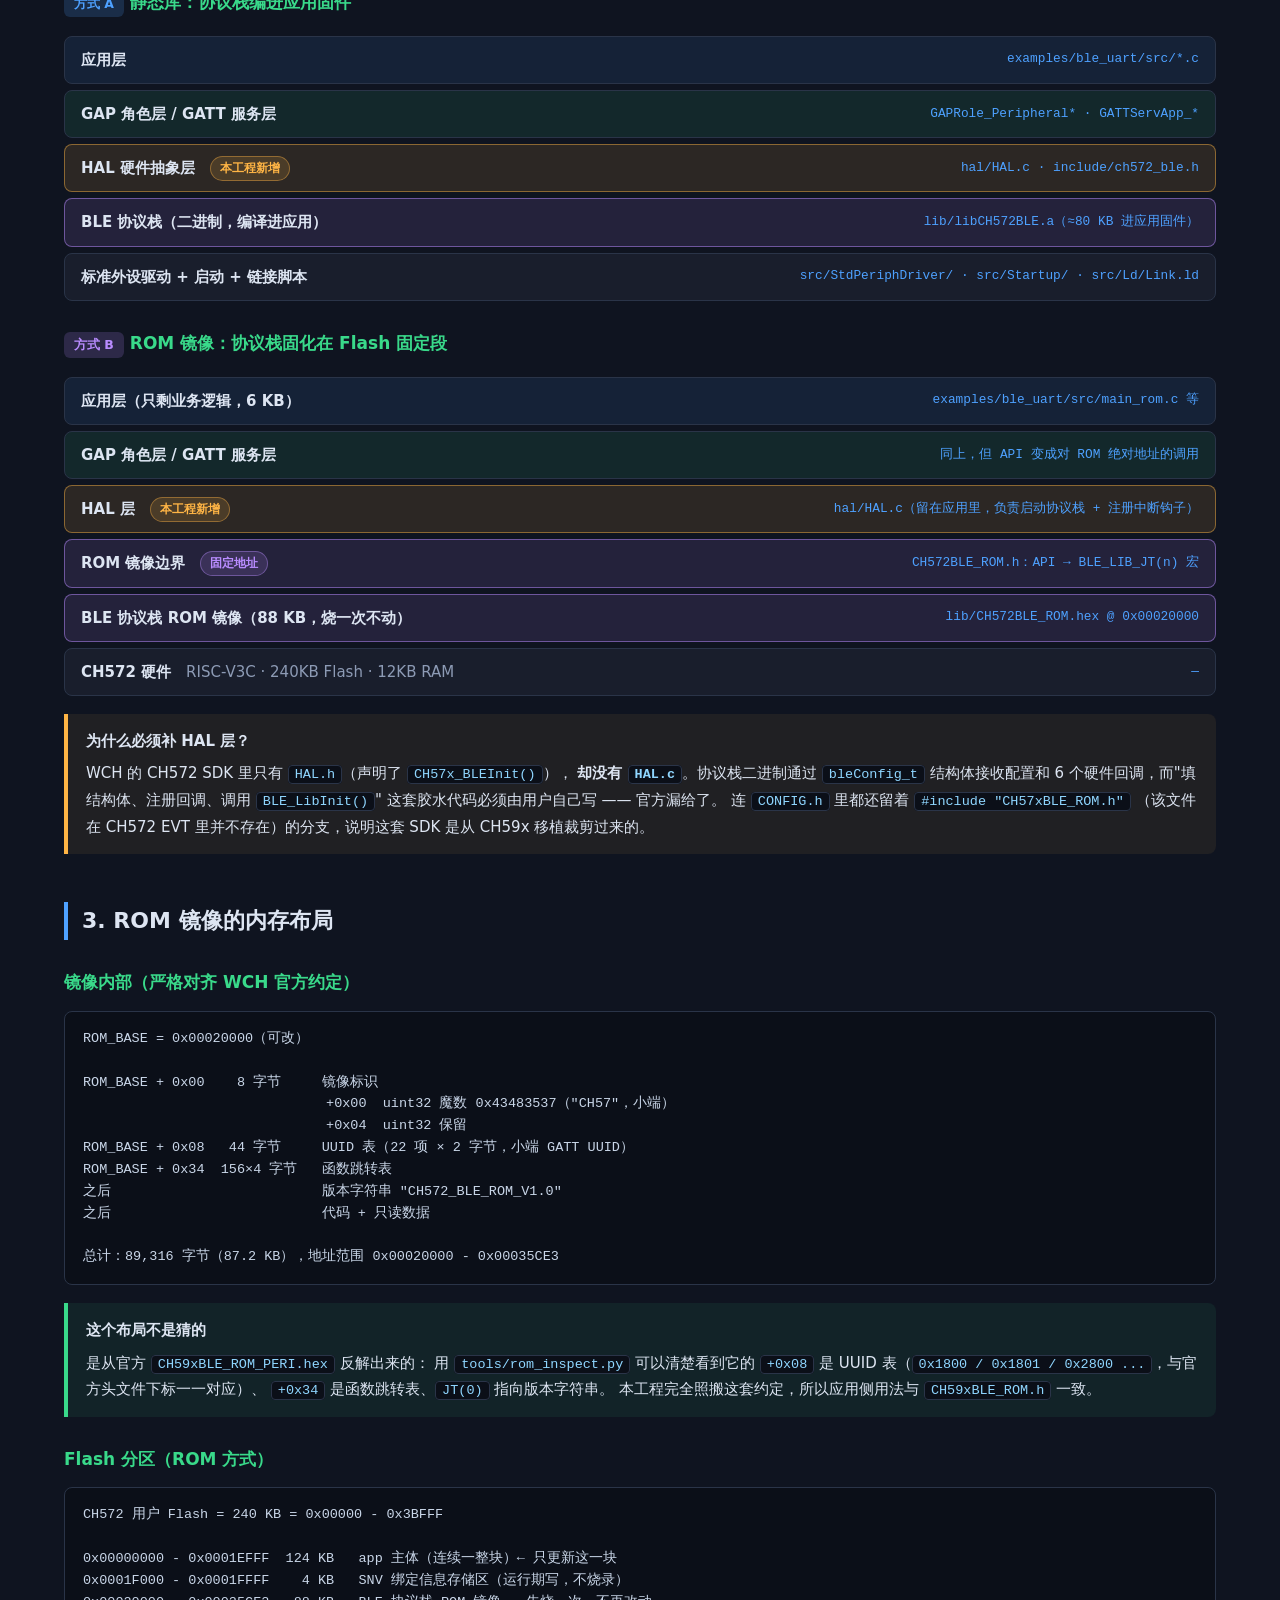
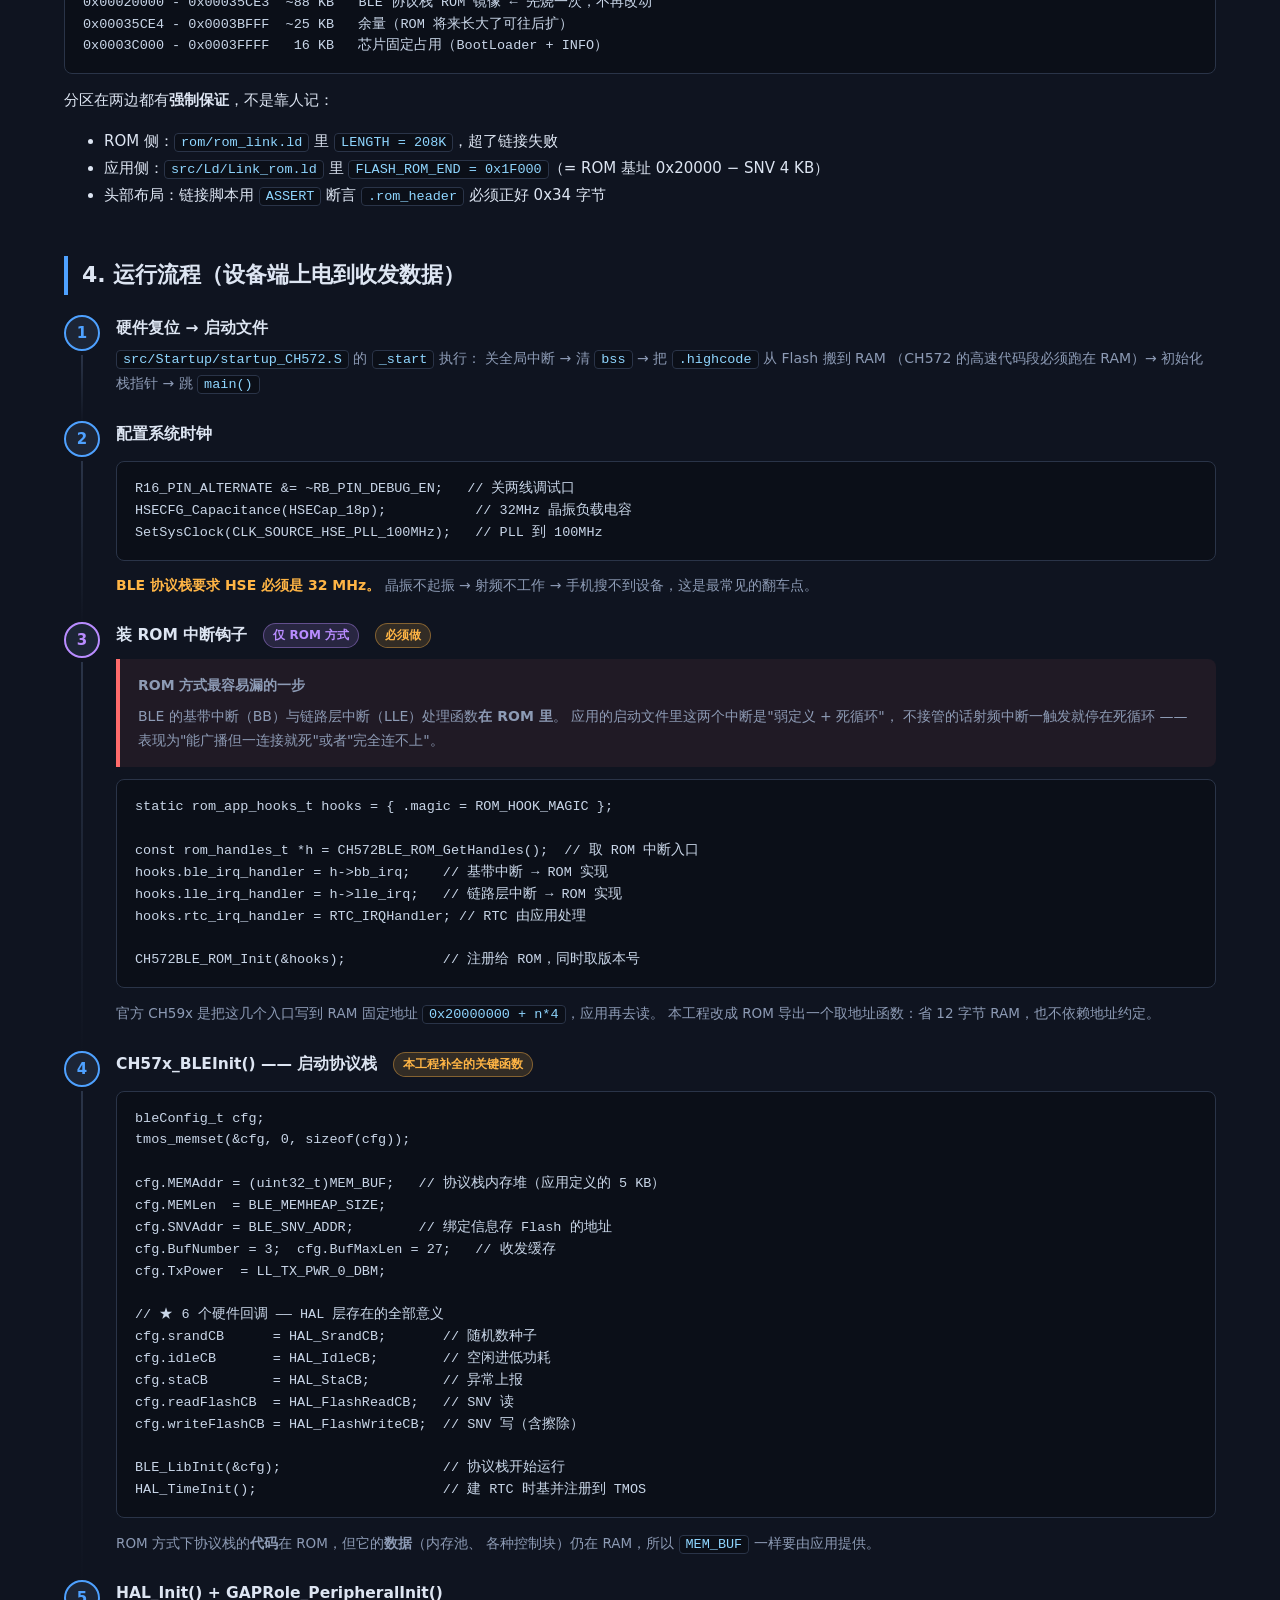
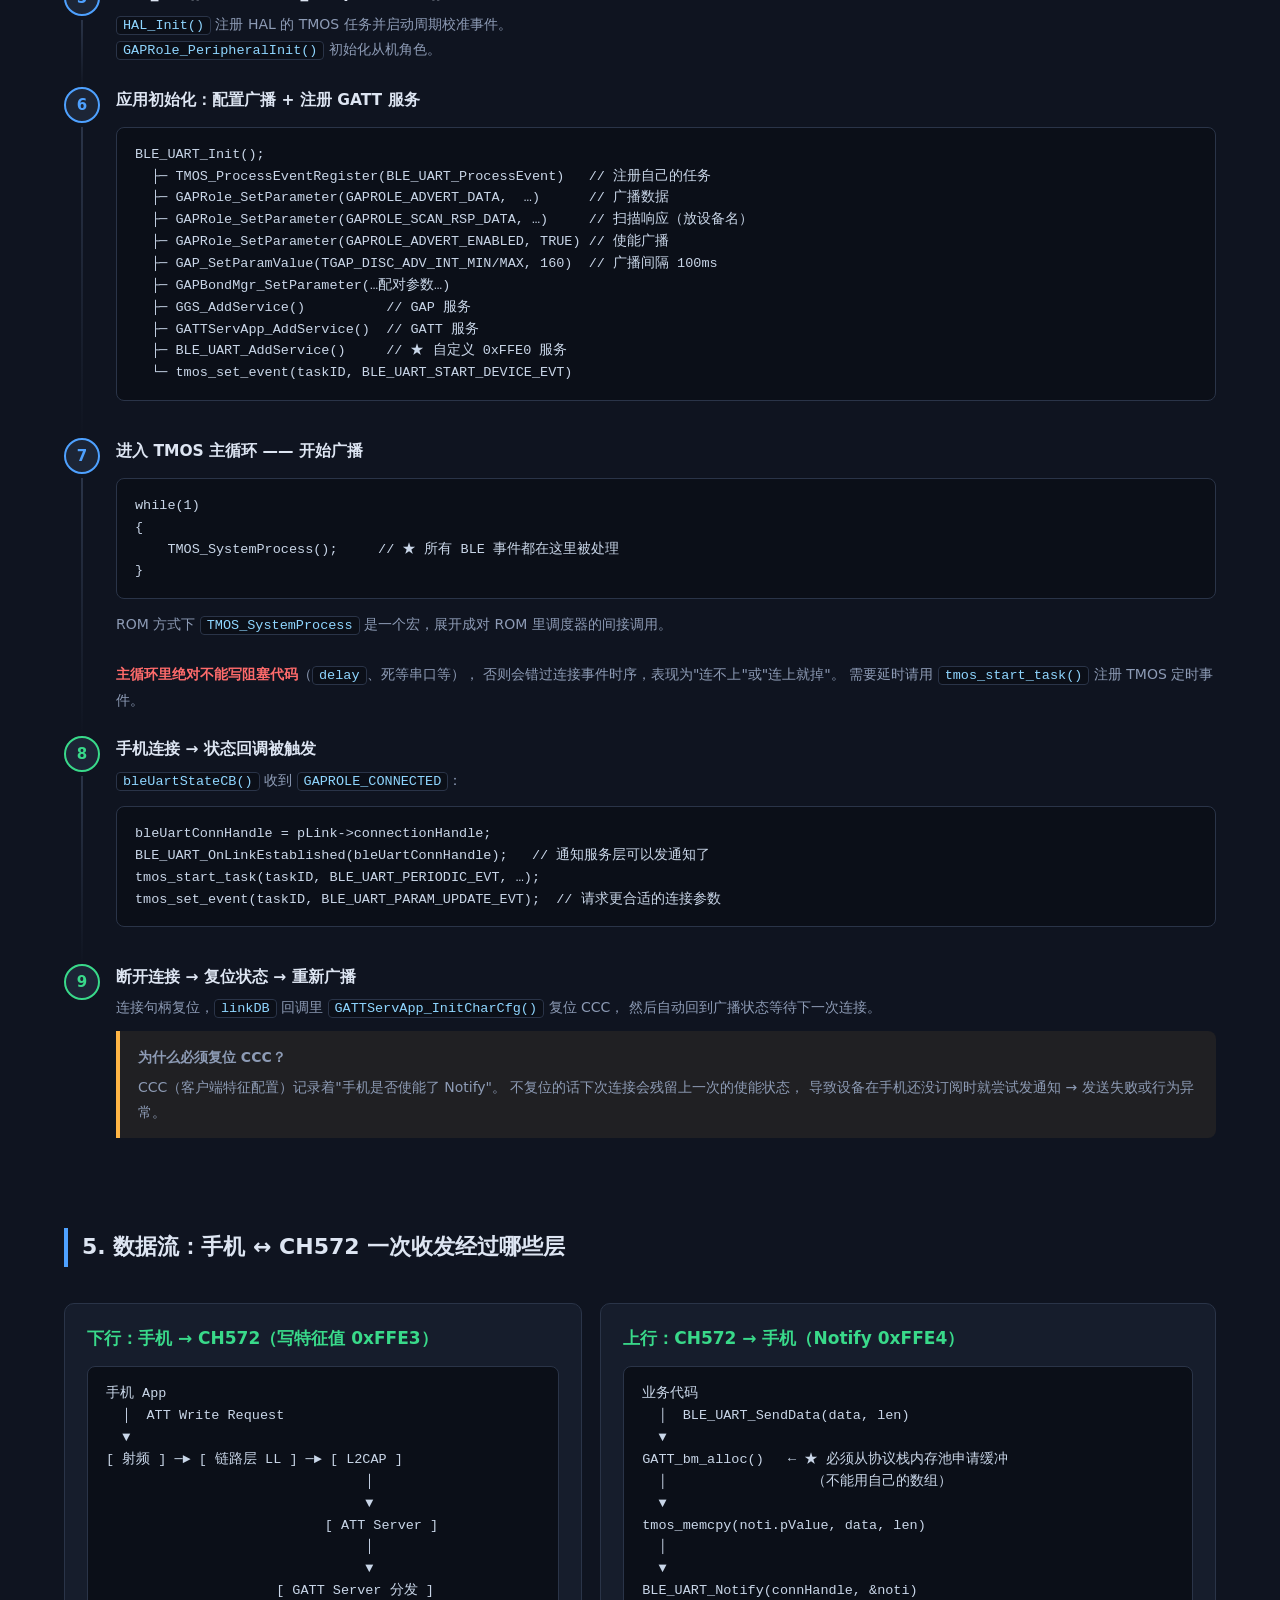
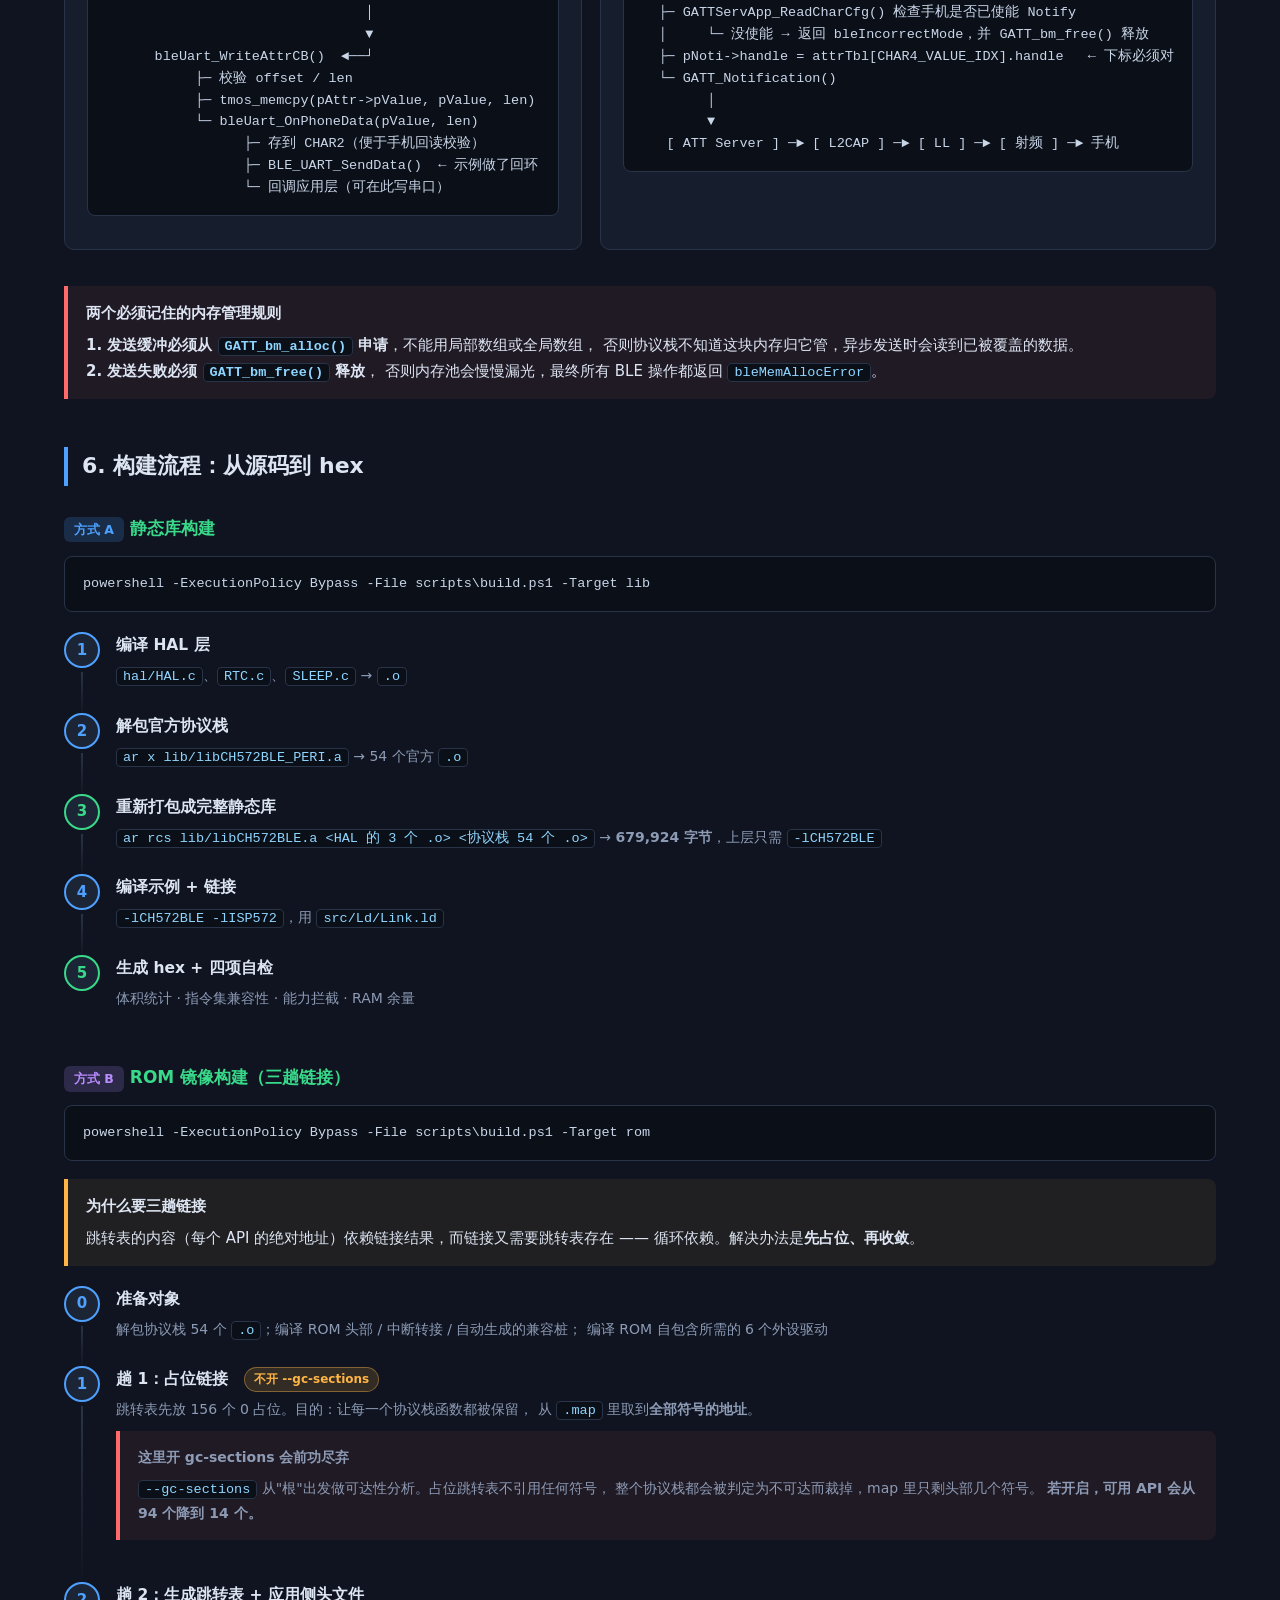
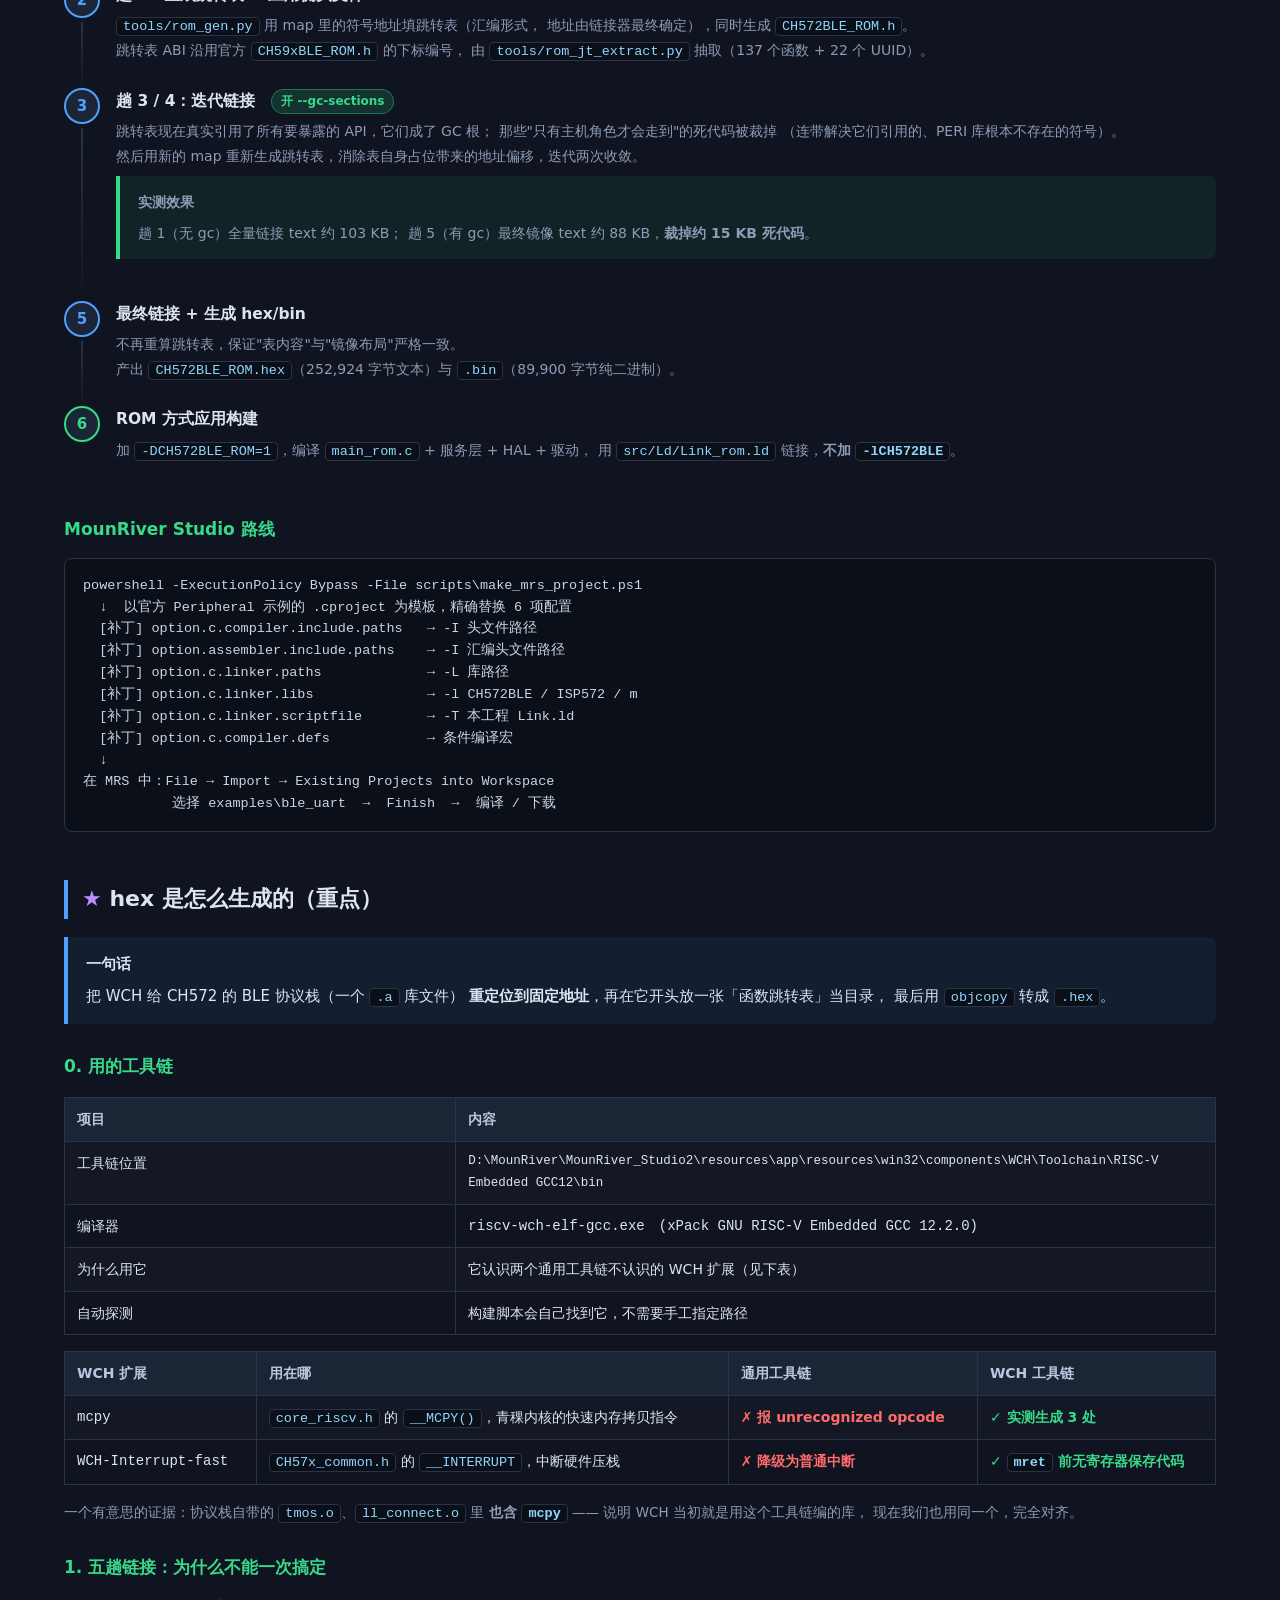
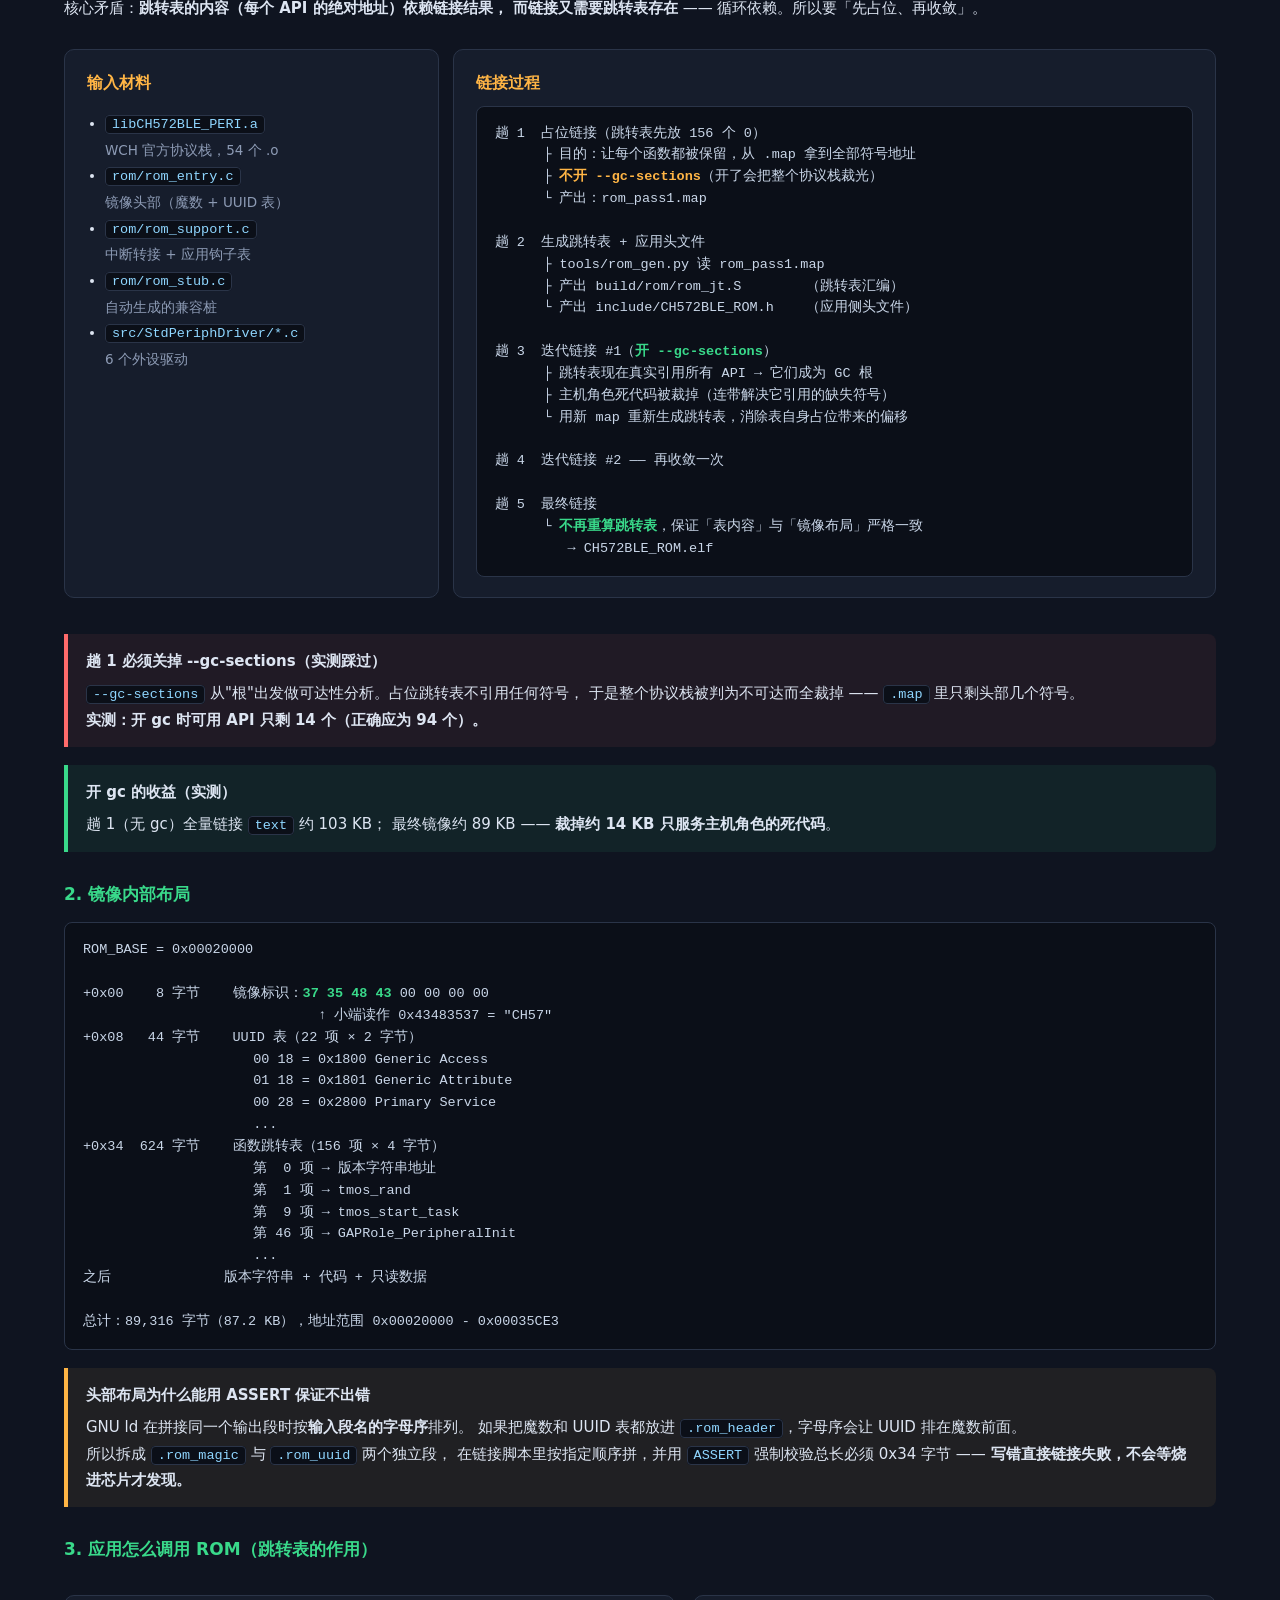
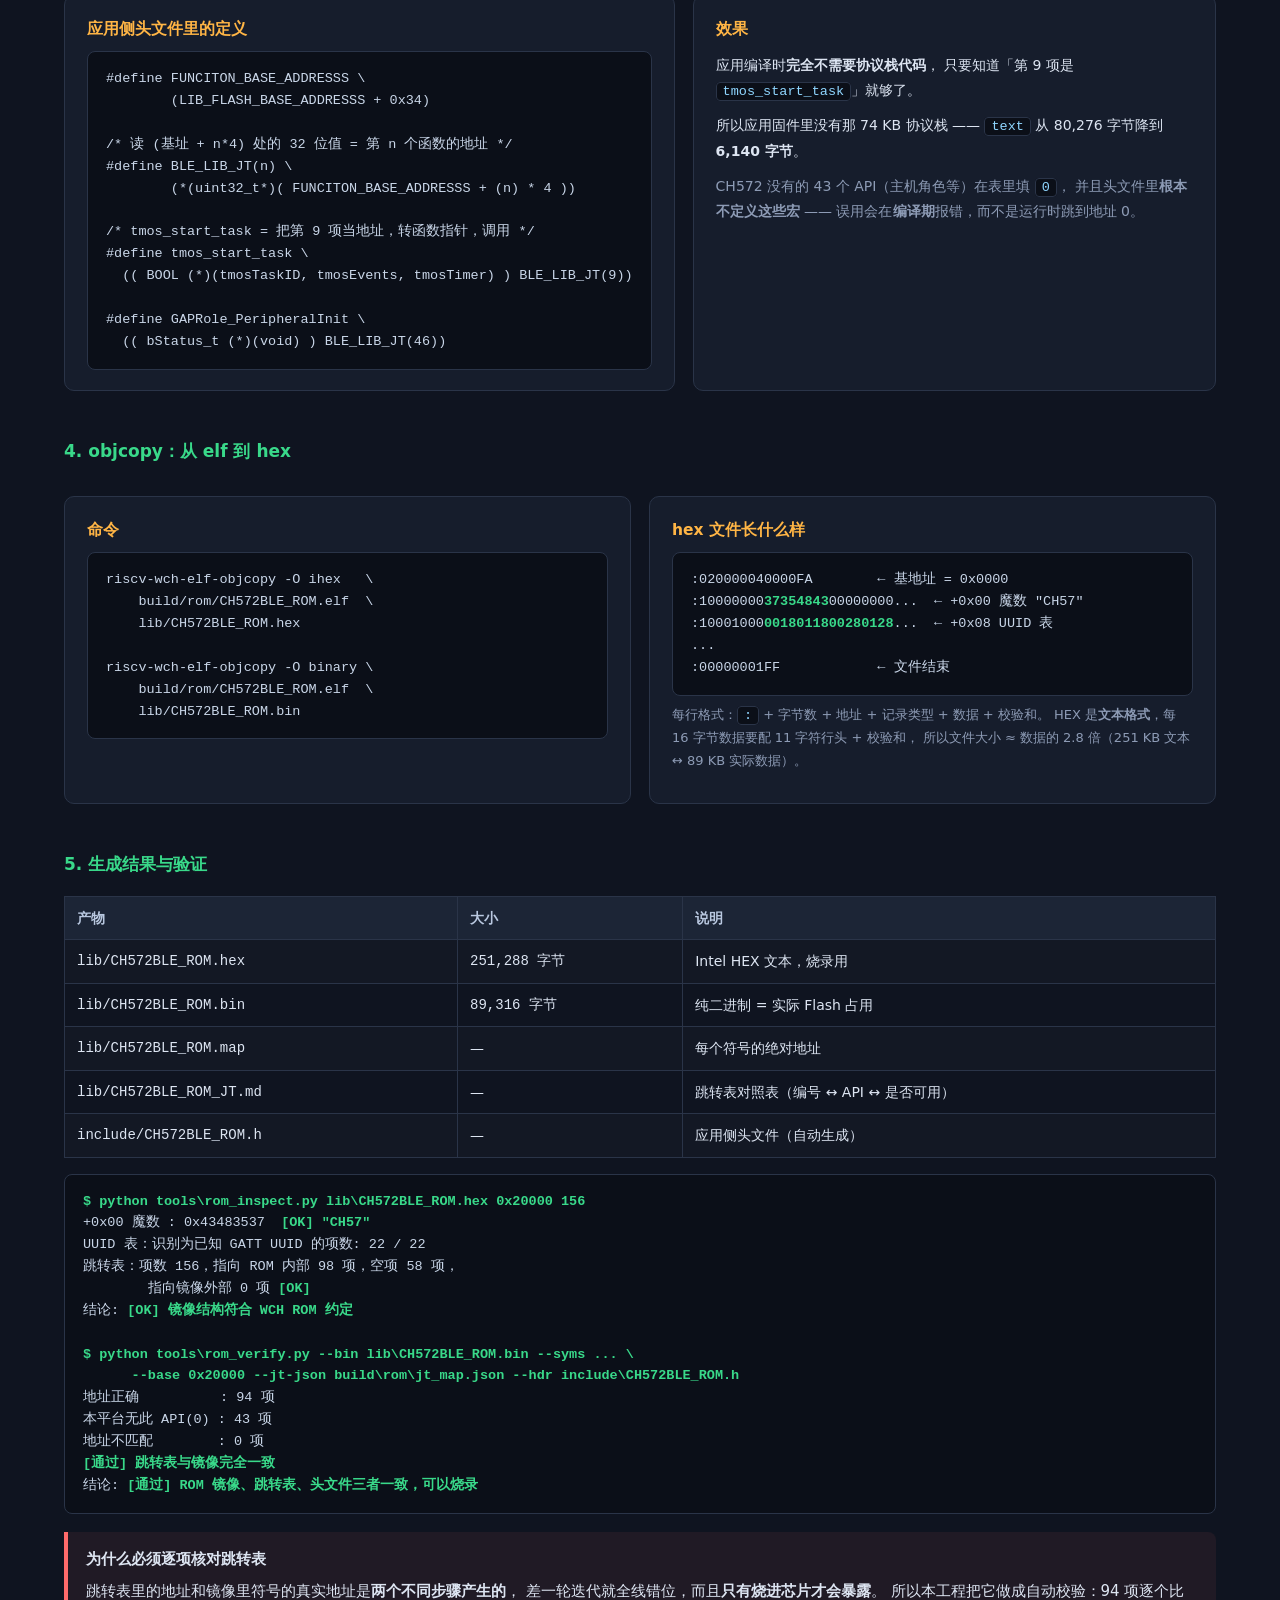
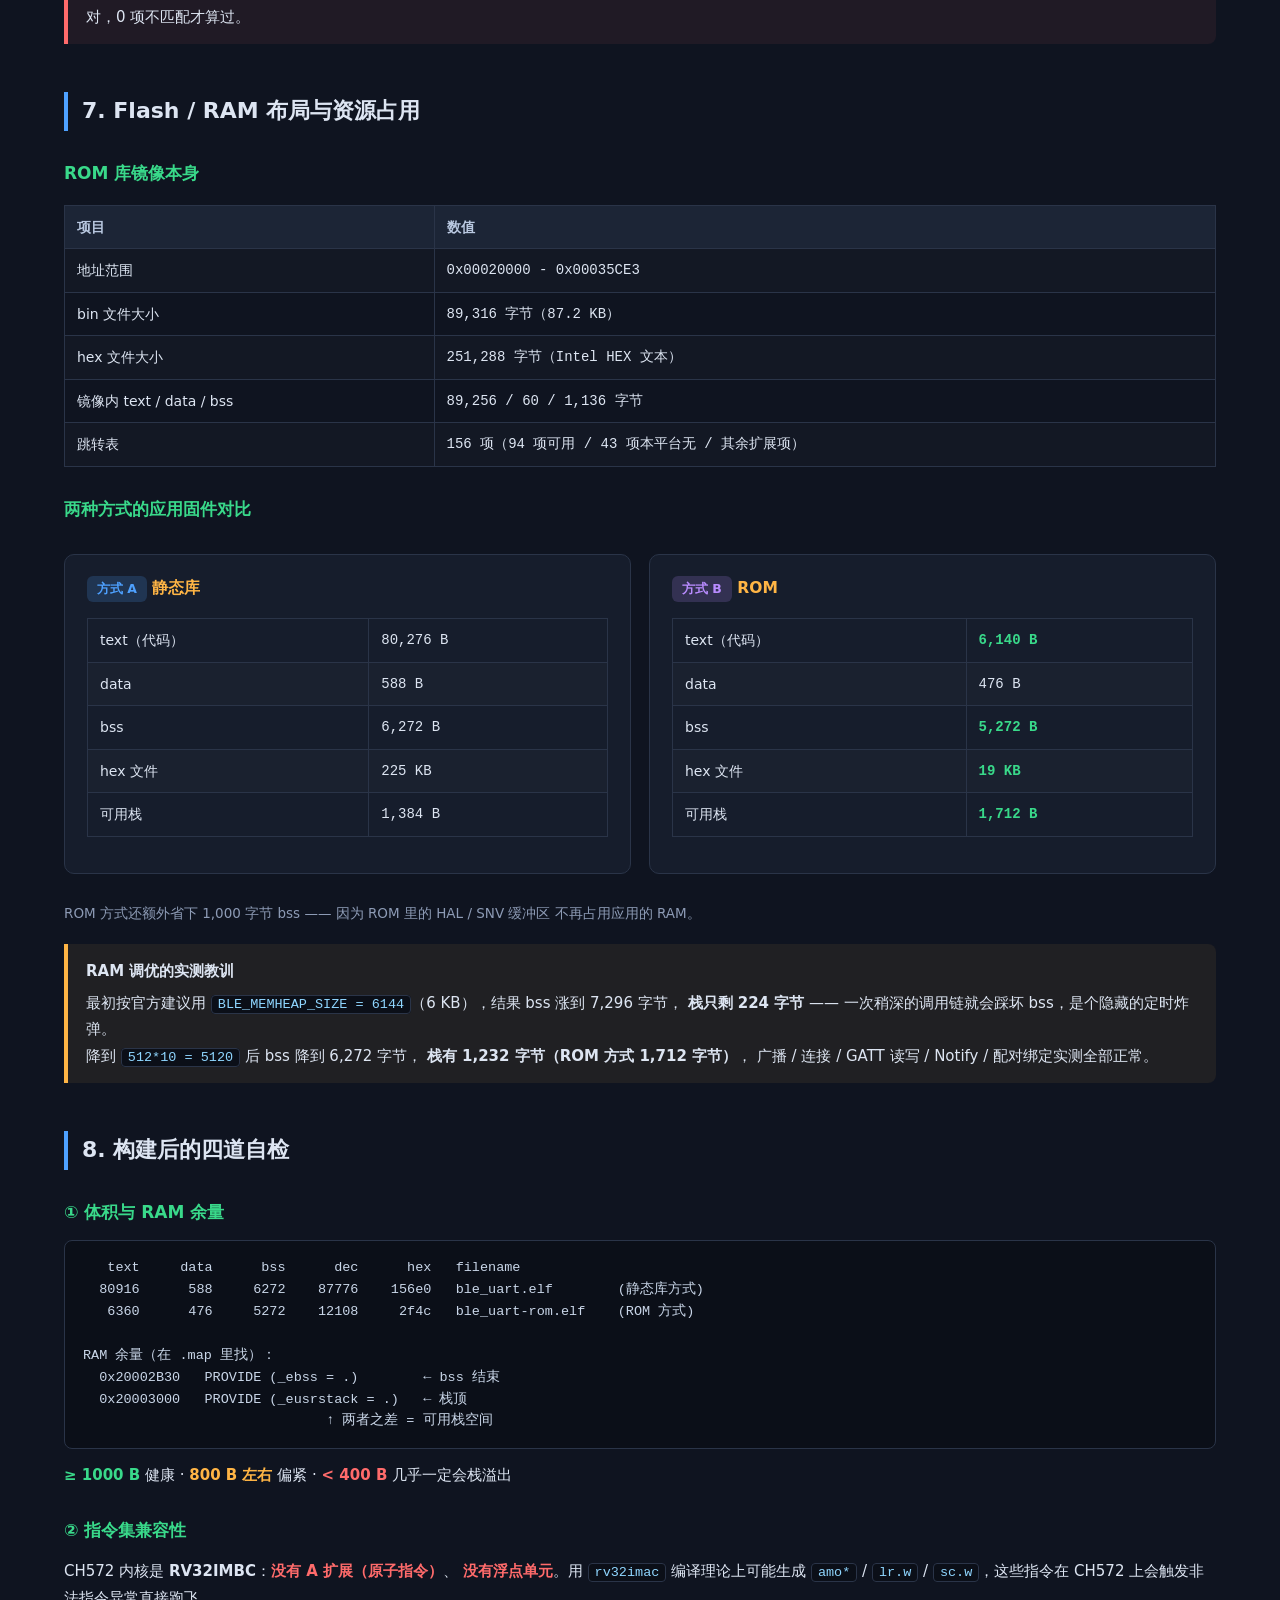
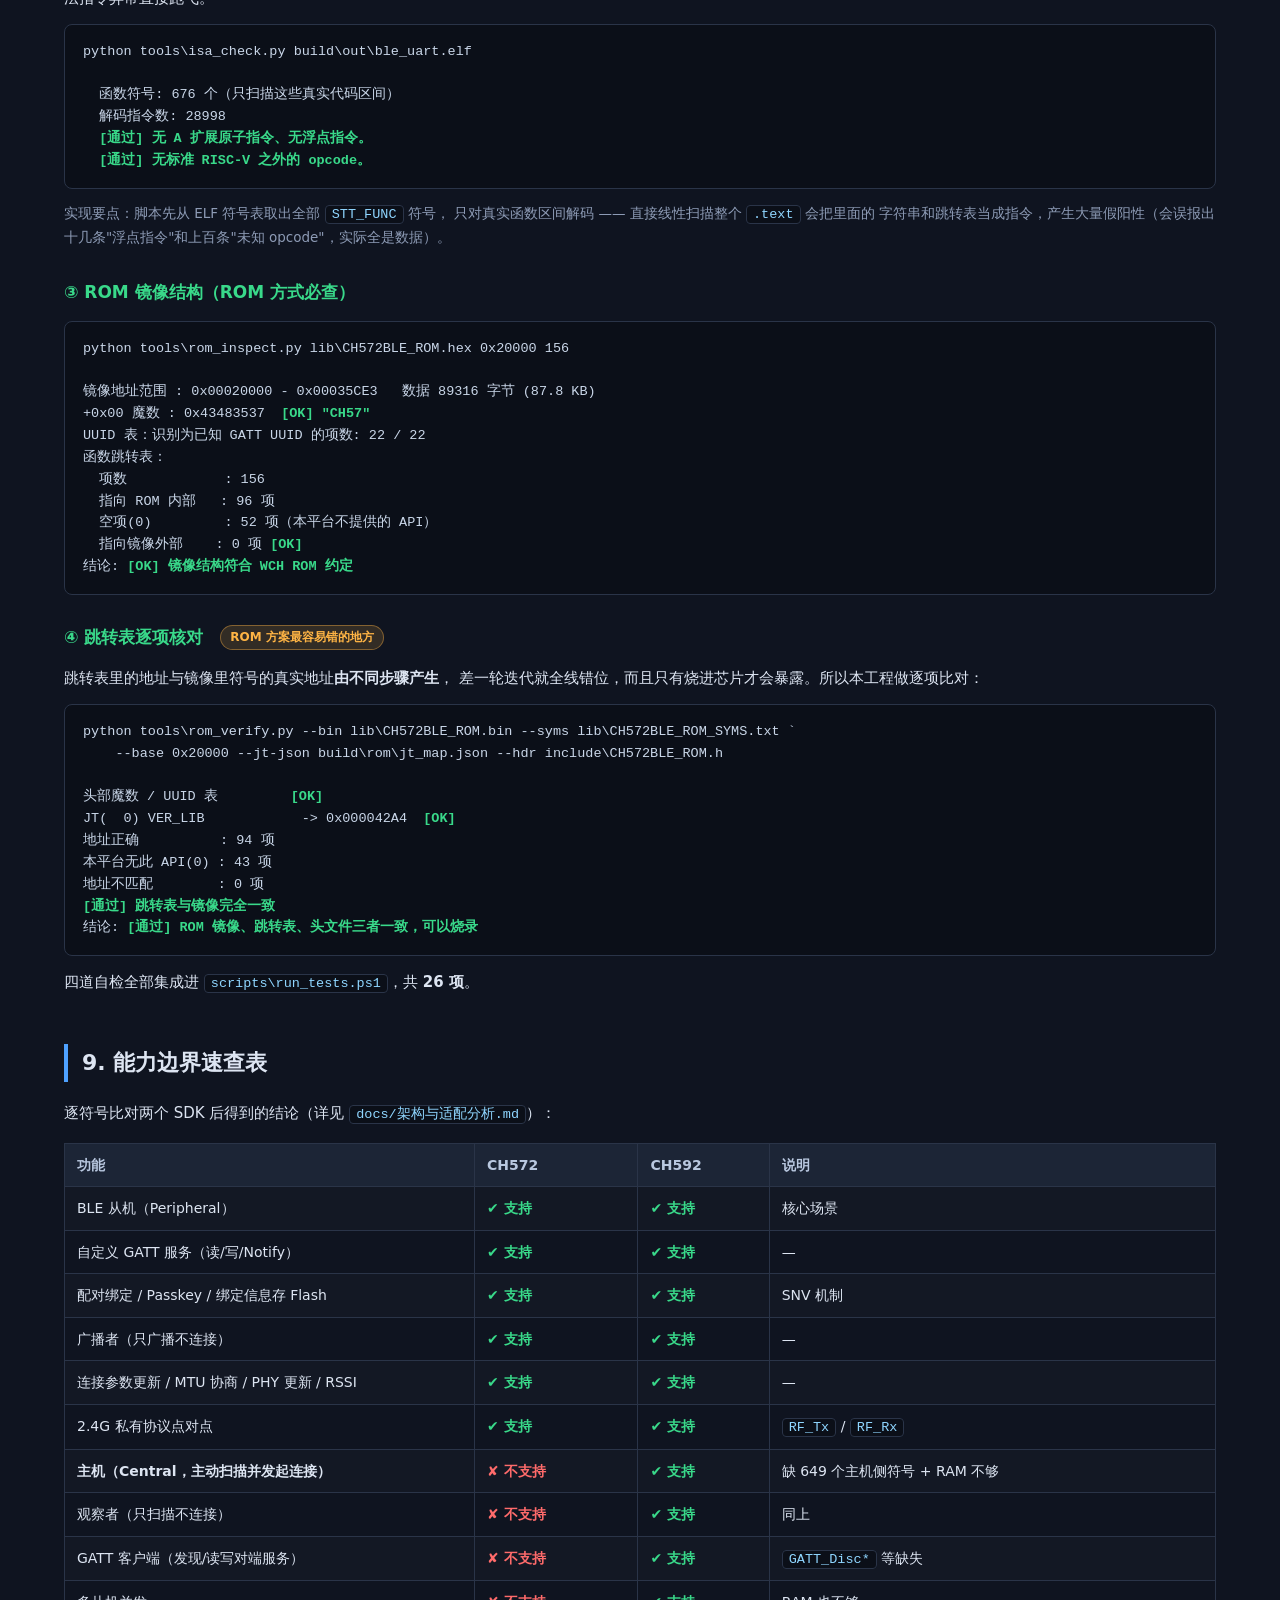
<file: docs/运行流程.html>
<!DOCTYPE html>
<html lang="zh-CN">
<head>
<meta charset="UTF-8">
<meta name="viewport" content="width=device-width, initial-scale=1.0">
<title>CH572 BLE 库（静态库 + ROM 镜像）—— 运行流程与构建流程</title>
<style>
  :root{
    --bg:#0f1420; --panel:#161d2c; --panel2:#1c2536; --line:#2a3448;
    --fg:#dde5f2; --dim:#8d9bb5; --accent:#4ea1ff; --accent2:#39d98a;
    --warn:#ffb545; --bad:#ff6b6b; --purple:#b98cff; --code:#0b0f18;
  }
  *{box-sizing:border-box}
  body{
    margin:0; background:var(--bg); color:var(--fg);
    font-family:"Microsoft YaHei","PingFang SC","Segoe UI",system-ui,sans-serif;
    line-height:1.75; font-size:15px;
  }
  .wrap{max-width:1200px;margin:0 auto;padding:32px 24px 96px}
  header{border-bottom:1px solid var(--line); padding-bottom:24px; margin-bottom:32px}
  h1{font-size:29px;margin:0 0 10px;letter-spacing:.5px}
  h1 .sub{color:var(--accent);font-weight:400;font-size:16px;display:block;margin-top:8px}
  h2{font-size:22px;margin:48px 0 18px;padding-left:14px;border-left:4px solid var(--accent)}
  h3{font-size:17px;margin:28px 0 12px;color:var(--accent2)}
  h4{font-size:15.5px;margin:20px 0 8px;color:var(--warn)}
  p{margin:10px 0}
  code{
    background:var(--code);border:1px solid var(--line);border-radius:4px;
    padding:1px 6px;font-family:Consolas,"Cascadia Mono",monospace;font-size:13.5px;
    color:#8fd6ff;
  }
  pre{
    background:var(--code);border:1px solid var(--line);border-radius:8px;
    padding:16px 18px;overflow-x:auto;font-family:Consolas,"Cascadia Mono",monospace;
    font-size:12.8px;line-height:1.62;
  }
  pre code{background:none;border:none;padding:0;color:#c9d6e8}
  .panel{background:var(--panel);border:1px solid var(--line);border-radius:10px;padding:20px 22px;margin:18px 0}
  .grid2{display:grid;grid-template-columns:1fr 1fr;gap:18px}
  .grid3{display:grid;grid-template-columns:1fr 1fr 1fr;gap:14px}
  @media(max-width:900px){.grid2,.grid3{grid-template-columns:1fr}}
  table{border-collapse:collapse;width:100%;margin:16px 0;font-size:14px}
  th,td{border:1px solid var(--line);padding:9px 12px;text-align:left;vertical-align:top}
  th{background:var(--panel2);color:#b9c8e0;font-weight:600}
  tr:nth-child(even) td{background:rgba(255,255,255,.015)}
  .ok{color:var(--accent2);font-weight:600}
  .no{color:var(--bad);font-weight:600}
  .wa{color:var(--warn);font-weight:600}
  .pu{color:var(--purple);font-weight:600}
  .mono{font-family:Consolas,"Cascadia Mono",monospace}
  .badge{display:inline-block;padding:1px 9px;border-radius:20px;font-size:12px;font-weight:600;vertical-align:middle}
  .b-ok{background:rgba(57,217,138,.15);color:var(--accent2);border:1px solid rgba(57,217,138,.4)}
  .b-no{background:rgba(255,107,107,.15);color:var(--bad);border:1px solid rgba(255,107,107,.4)}
  .b-wa{background:rgba(255,181,69,.15);color:var(--warn);border:1px solid rgba(255,181,69,.4)}
  .b-pu{background:rgba(185,140,255,.15);color:var(--purple);border:1px solid rgba(185,140,255,.4)}

  .flow{margin:20px 0}
  .step{display:flex;gap:16px;align-items:flex-start;position:relative;padding-bottom:6px}
  .step:not(:last-child)::before{
    content:"";position:absolute;left:17px;top:40px;bottom:-4px;width:2px;
    background:linear-gradient(180deg,var(--line),transparent);
  }
  .num{flex:0 0 36px;height:36px;border-radius:50%;background:var(--panel2);
    border:2px solid var(--accent);color:var(--accent);display:flex;align-items:center;
    justify-content:center;font-weight:700;font-size:15px;z-index:1}
  .num.g{border-color:var(--accent2);color:var(--accent2)}
  .num.p{border-color:var(--purple);color:var(--purple)}
  .step .body{flex:1;padding-bottom:18px}
  .step .title{font-weight:600;margin-bottom:4px;font-size:15.5px}
  .step .desc{color:var(--dim);font-size:14px}

  .layers{display:flex;flex-direction:column;gap:6px;margin:18px 0}
  .layer{border:1px solid var(--line);border-radius:8px;padding:10px 16px;
    display:flex;justify-content:space-between;align-items:center;gap:16px;flex-wrap:wrap}
  .layer .lname{font-weight:600}
  .layer .lfile{font-family:Consolas,monospace;font-size:12.8px;color:var(--accent)}
  .l-app{background:rgba(78,161,255,.10)}
  .l-gap{background:rgba(57,217,138,.10)}
  .l-hal{background:rgba(255,181,69,.12);border-color:rgba(255,181,69,.45)}
  .l-rom{background:rgba(185,140,255,.12);border-color:rgba(185,140,255,.5)}
  .l-drv{background:rgba(140,150,175,.08)}

  .note{border-left:4px solid var(--warn);background:rgba(255,181,69,.07);
    border-radius:0 8px 8px 0;padding:14px 18px;margin:18px 0}
  .note.danger{border-color:var(--bad);background:rgba(255,107,107,.07)}
  .note.good{border-color:var(--accent2);background:rgba(57,217,138,.07)}
  .note.info{border-color:var(--accent);background:rgba(78,161,255,.07)}
  .note .nt{font-weight:700;margin-bottom:6px}

  .toc{background:var(--panel);border:1px solid var(--line);border-radius:10px;padding:18px 24px}
  .toc ol{margin:8px 0;padding-left:22px}
  .toc a{color:var(--accent);text-decoration:none}
  .toc a:hover{text-decoration:underline}

  .big{font-size:26px;font-weight:700;line-height:1.2}
  .kpi{text-align:center;padding:14px 8px}
  .kpi .v{font-size:24px;font-weight:700;color:var(--accent2)}
  .kpi .v.old{color:var(--dim);font-size:19px}
  .kpi .l{font-size:12.5px;color:var(--dim);margin-top:4px}

  footer{margin-top:60px;padding-top:22px;border-top:1px solid var(--line);color:var(--dim);font-size:13px}
  .sw{display:inline-block;padding:2px 10px;border-radius:6px;font-size:12.5px;font-weight:600}
  .sw-a{background:rgba(78,161,255,.18);color:var(--accent)}
  .sw-b{background:rgba(185,140,255,.18);color:var(--purple)}
</style>
</head>
<body>
<div class="wrap">

<header>
  <h1>CH572 BLE 库：静态库 + ROM 镜像（hex/bin）
    <span class="sub">运行流程 · 构建流程 · 架构分层 · 两种方式对比</span>
  </h1>
  <p style="color:var(--dim);margin-top:14px">
    本页说明拿到的这套东西「跑起来是什么样」「怎么编译出来」「两种方式怎么选」。
    建议阅读顺序：先看方案对比 → 架构分层 → 运行流程 → 构建流程。
  </p>
</header>

<div class="toc">
  <strong>目录</strong>
  <ol>
    <li><a href="#choose">两种方式怎么选（先看这个）</a></li>
    <li><a href="#arch">架构分层：这套东西到底提供了什么</a></li>
    <li><a href="#romlayout">ROM 镜像的内存布局</a></li>
    <li><a href="#runtime">运行流程（设备端上电到收发数据）</a></li>
    <li><a href="#dataflow">数据流：手机 ↔ CH572 一次收发经过哪些层</a></li>
    <li><a href="#build">构建流程：从源码到 hex</a></li>
    <li><a href="#hex"><span class="pu">★ hex 是怎么生成的（重点）</span></a></li>
    <li><a href="#ram">Flash / RAM 布局与资源占用</a></li>
    <li><a href="#check">构建后的四道自检</a></li>
    <li><a href="#boundary">能力边界速查表</a></li>
  </ol>
</div>

<!-- ============================================================ -->
<h2 id="choose">1. 两种方式怎么选（先看这个）</h2>

<p>同一个 <code>ble_uart</code> 示例、同一套应用源码，只差编译宏与链接参数：</p>

<div class="grid3">
  <div class="panel kpi">
    <div class="v old">80,276 B</div>
    <div class="l">静态库方式 · 应用代码</div>
  </div>
  <div class="panel kpi">
    <div class="v">6,140 B</div>
    <div class="l">ROM 方式 · 应用代码</div>
  </div>
  <div class="panel kpi">
    <div class="v">↓ 92%</div>
    <div class="l">代码体积降幅</div>
  </div>
</div>

<table>
  <tr>
    <th style="width:26%">对比项</th>
    <th><span class="sw sw-a">方式 A</span> 静态库</th>
    <th><span class="sw sw-b">方式 B</span> ROM 镜像</th>
  </tr>
  <tr><td>库形式</td><td class="mono">lib/libCH572BLE.a</td><td class="mono">lib/CH572BLE_ROM.hex / .bin</td></tr>
  <tr><td>应用头文件</td><td class="mono">ch572_ble.h</td><td class="mono">CH572BLE_ROM.h</td></tr>
  <tr><td>编译宏</td><td>无</td><td class="mono">CH572BLE_ROM=1</td></tr>
  <tr><td>链接参数</td><td class="mono">-lCH572BLE -lISP572</td><td class="mono">只 -lISP572</td></tr>
  <tr><td>应用 <code>text</code></td><td class="mono">80,276 B</td><td class="mono ok">6,140 B</td></tr>
  <tr><td>应用 hex 大小</td><td class="mono">225 KB</td><td class="mono ok">19 KB</td></tr>
  <tr><td>可用栈空间</td><td class="mono">1,384 B</td><td class="mono ok">1,712 B</td></tr>
  <tr><td>烧录</td><td>一个 hex 搞定</td><td>先烧 ROM（88 KB），再烧应用</td></tr>
  <tr><td>适合场景</td><td>开发调试 · 小批量 · 不做 OTA</td><td class="ok">量产 · 需要 OTA</td></tr>
</table>

<div class="note info">
  <div class="nt">怎么选</div>
  <strong>开发阶段</strong>用静态库方式（一个 hex 烧进去就能跑，最省事）。<br>
  <strong>量产 / 需要 OTA</strong> 切 ROM 方式：升级包从 229 KB 降到 19 KB，
  而且升级过程不动协议栈，变砖风险低。
</div>

<!-- ============================================================ -->
<h2 id="arch">2. 架构分层：这套东西到底提供了什么</h2>

<p>从下往上看就是软件栈。<span class="wa">橙色</span>是本工程补的 HAL 层，
<span class="pu">紫色</span>是 ROM 方式特有的部分。</p>

<h3><span class="sw sw-a">方式 A</span> 静态库：协议栈编进应用固件</h3>
<div class="layers">
  <div class="layer l-app"><span class="lname">应用层</span>
    <span class="lfile">examples/ble_uart/src/*.c</span></div>
  <div class="layer l-gap"><span class="lname">GAP 角色层 / GATT 服务层</span>
    <span class="lfile">GAPRole_Peripheral* · GATTServApp_*</span></div>
  <div class="layer l-hal"><span class="lname">HAL 硬件抽象层　<span class="badge b-wa">本工程新增</span></span>
    <span class="lfile">hal/HAL.c · include/ch572_ble.h</span></div>
  <div class="layer l-rom"><span class="lname">BLE 协议栈（二进制，编译进应用）</span>
    <span class="lfile">lib/libCH572BLE.a（≈80 KB 进应用固件）</span></div>
  <div class="layer l-drv"><span class="lname">标准外设驱动 + 启动 + 链接脚本</span>
    <span class="lfile">src/StdPeriphDriver/ · src/Startup/ · src/Ld/Link.ld</span></div>
</div>

<h3><span class="sw sw-b">方式 B</span> ROM 镜像：协议栈固化在 Flash 固定段</h3>
<div class="layers">
  <div class="layer l-app"><span class="lname">应用层（只剩业务逻辑，6 KB）</span>
    <span class="lfile">examples/ble_uart/src/main_rom.c 等</span></div>
  <div class="layer l-gap"><span class="lname">GAP 角色层 / GATT 服务层</span>
    <span class="lfile">同上，但 API 变成对 ROM 绝对地址的调用</span></div>
  <div class="layer l-hal"><span class="lname">HAL 层　<span class="badge b-wa">本工程新增</span></span>
    <span class="lfile">hal/HAL.c（留在应用里，负责启动协议栈 + 注册中断钩子）</span></div>
  <div class="layer l-rom"><span class="lname">ROM 镜像边界　<span class="badge b-pu">固定地址</span></span>
    <span class="lfile">CH572BLE_ROM.h：API → BLE_LIB_JT(n) 宏</span></div>
  <div class="layer l-rom"><span class="lname">BLE 协议栈 ROM 镜像（88 KB，烧一次不动）</span>
    <span class="lfile">lib/CH572BLE_ROM.hex @ 0x00020000</span></div>
  <div class="layer l-drv"><span class="lname">CH572 硬件　<span style="color:var(--dim);font-weight:400">RISC-V3C · 240KB Flash · 12KB RAM</span></span>
    <span class="lfile">—</span></div>
</div>

<div class="note">
  <div class="nt">为什么必须补 HAL 层？</div>
  WCH 的 CH572 SDK 里只有 <code>HAL.h</code>（声明了 <code>CH57x_BLEInit()</code>），
  <strong>却没有 <code>HAL.c</code></strong>。协议栈二进制通过 <code>bleConfig_t</code>
  结构体接收配置和 6 个硬件回调，而"填结构体、注册回调、调用 <code>BLE_LibInit()</code>"
  这套胶水代码必须由用户自己写 —— 官方漏给了。
  连 <code>CONFIG.h</code> 里都还留着 <code>#include "CH57xBLE_ROM.h"</code>
  （该文件在 CH572 EVT 里并不存在）的分支，说明这套 SDK 是从 CH59x 移植裁剪过来的。
</div>

<!-- ============================================================ -->
<h2 id="romlayout">3. ROM 镜像的内存布局</h2>

<h3>镜像内部（严格对齐 WCH 官方约定）</h3>
<pre><code>ROM_BASE = 0x00020000（可改）

ROM_BASE + 0x00    8 字节     镜像标识
                              +0x00  uint32 魔数 0x43483537（"CH57"，小端）
                              +0x04  uint32 保留
ROM_BASE + 0x08   44 字节     UUID 表（22 项 × 2 字节，小端 GATT UUID）
ROM_BASE + 0x34  156×4 字节   函数跳转表
之后                          版本字符串 "CH572_BLE_ROM_V1.0"
之后                          代码 + 只读数据

总计：89,316 字节（87.2 KB），地址范围 0x00020000 - 0x00035CE3</code></pre>

<div class="note good">
  <div class="nt">这个布局不是猜的</div>
  是从官方 <code>CH59xBLE_ROM_PERI.hex</code> 反解出来的：
  用 <code>tools/rom_inspect.py</code> 可以清楚看到它的
  <code>+0x08</code> 是 UUID 表（<code>0x1800 / 0x1801 / 0x2800 ...</code>，与官方头文件下标一一对应）、
  <code>+0x34</code> 是函数跳转表、<code>JT(0)</code> 指向版本字符串。
  本工程完全照搬这套约定，所以应用侧用法与 <code>CH59xBLE_ROM.h</code> 一致。
</div>

<h3>Flash 分区（ROM 方式）</h3>
<pre><code>CH572 用户 Flash = 240 KB = 0x00000 - 0x3BFFF

0x00000000 - 0x0001EFFF  124 KB   app 主体（连续一整块）← 只更新这一块
0x0001F000 - 0x0001FFFF    4 KB   SNV 绑定信息存储区（运行期写，不烧录）
0x00020000 - 0x00035CE3  ~88 KB   BLE 协议栈 ROM 镜像 ← 先烧一次，不再改动
0x00035CE4 - 0x0003BFFF  ~25 KB   余量（ROM 将来长大了可往后扩）
0x0003C000 - 0x0003FFFF   16 KB   芯片固定占用（BootLoader + INFO）</code></pre>

<p>分区在两边都有<strong>强制保证</strong>，不是靠人记：</p>
<ul>
  <li>ROM 侧：<code>rom/rom_link.ld</code> 里 <code>LENGTH = 208K</code>，超了链接失败</li>
  <li>应用侧：<code>src/Ld/Link_rom.ld</code> 里 <code>FLASH_ROM_END = 0x1F000</code>（= ROM 基址 0x20000 − SNV 4 KB）</li>
  <li>头部布局：链接脚本用 <code>ASSERT</code> 断言 <code>.rom_header</code> 必须正好 0x34 字节</li>
</ul>

<!-- ============================================================ -->
<h2 id="runtime">4. 运行流程（设备端上电到收发数据）</h2>

<div class="flow">

  <div class="step">
    <div class="num">1</div>
    <div class="body">
      <div class="title">硬件复位 → 启动文件</div>
      <div class="desc">
        <code>src/Startup/startup_CH572.S</code> 的 <code>_start</code> 执行：
        关全局中断 → 清 <code>bss</code> → 把 <code>.highcode</code> 从 Flash 搬到 RAM
        （CH572 的高速代码段必须跑在 RAM）→ 初始化栈指针 → 跳 <code>main()</code>
      </div>
    </div>
  </div>

  <div class="step">
    <div class="num">2</div>
    <div class="body">
      <div class="title">配置系统时钟</div>
      <div class="desc">
        <pre><code>R16_PIN_ALTERNATE &amp;= ~RB_PIN_DEBUG_EN;   // 关两线调试口
HSECFG_Capacitance(HSECap_18p);           // 32MHz 晶振负载电容
SetSysClock(CLK_SOURCE_HSE_PLL_100MHz);   // PLL 到 100MHz</code></pre>
        <span class="wa">BLE 协议栈要求 HSE 必须是 32 MHz。</span>
        晶振不起振 → 射频不工作 → 手机搜不到设备，这是最常见的翻车点。
      </div>
    </div>
  </div>

  <div class="step">
    <div class="num p">3</div>
    <div class="body">
      <div class="title">装 ROM 中断钩子　<span class="badge b-pu">仅 ROM 方式</span>　<span class="badge b-wa">必须做</span></div>
      <div class="desc">
        <div class="note danger" style="margin:10px 0">
          <div class="nt">ROM 方式最容易漏的一步</div>
          BLE 的基带中断（BB）与链路层中断（LLE）处理函数<strong>在 ROM 里</strong>。
          应用的启动文件里这两个中断是"弱定义 + 死循环"，
          不接管的话射频中断一触发就停在死循环 ——
          表现为"能广播但一连接就死"或者"完全连不上"。
        </div>
        <pre><code>static rom_app_hooks_t hooks = { .magic = ROM_HOOK_MAGIC };

const rom_handles_t *h = CH572BLE_ROM_GetHandles();  // 取 ROM 中断入口
hooks.ble_irq_handler = h-&gt;bb_irq;    // 基带中断 → ROM 实现
hooks.lle_irq_handler = h-&gt;lle_irq;   // 链路层中断 → ROM 实现
hooks.rtc_irq_handler = RTC_IRQHandler; // RTC 由应用处理

CH572BLE_ROM_Init(&amp;hooks);            // 注册给 ROM，同时取版本号</code></pre>
        <span style="color:var(--dim);font-size:13.5px">
          官方 CH59x 是把这几个入口写到 RAM 固定地址 <code>0x20000000 + n*4</code>，应用再去读。
          本工程改成 ROM 导出一个取地址函数：省 12 字节 RAM，也不依赖地址约定。
        </span>
      </div>
    </div>
  </div>

  <div class="step">
    <div class="num">4</div>
    <div class="body">
      <div class="title">CH57x_BLEInit() —— 启动协议栈　<span class="badge b-wa">本工程补全的关键函数</span></div>
      <div class="desc">
        <pre><code>bleConfig_t cfg;
tmos_memset(&amp;cfg, 0, sizeof(cfg));

cfg.MEMAddr = (uint32_t)MEM_BUF;   // 协议栈内存堆（应用定义的 5 KB）
cfg.MEMLen  = BLE_MEMHEAP_SIZE;
cfg.SNVAddr = BLE_SNV_ADDR;        // 绑定信息存 Flash 的地址
cfg.BufNumber = 3;  cfg.BufMaxLen = 27;   // 收发缓存
cfg.TxPower  = LL_TX_PWR_0_DBM;

// ★ 6 个硬件回调 —— HAL 层存在的全部意义
cfg.srandCB      = HAL_SrandCB;       // 随机数种子
cfg.idleCB       = HAL_IdleCB;        // 空闲进低功耗
cfg.staCB        = HAL_StaCB;         // 异常上报
cfg.readFlashCB  = HAL_FlashReadCB;   // SNV 读
cfg.writeFlashCB = HAL_FlashWriteCB;  // SNV 写（含擦除）

BLE_LibInit(&amp;cfg);                    // 协议栈开始运行
HAL_TimeInit();                       // 建 RTC 时基并注册到 TMOS</code></pre>
        <span style="color:var(--dim);font-size:13.5px">
          ROM 方式下协议栈的<strong>代码</strong>在 ROM，但它的<strong>数据</strong>（内存池、
          各种控制块）仍在 RAM，所以 <code>MEM_BUF</code> 一样要由应用提供。
        </span>
      </div>
    </div>
  </div>

  <div class="step">
    <div class="num">5</div>
    <div class="body">
      <div class="title">HAL_Init() + GAPRole_PeripheralInit()</div>
      <div class="desc">
        <code>HAL_Init()</code> 注册 HAL 的 TMOS 任务并启动周期校准事件。<br>
        <code>GAPRole_PeripheralInit()</code> 初始化从机角色。
      </div>
    </div>
  </div>

  <div class="step">
    <div class="num">6</div>
    <div class="body">
      <div class="title">应用初始化：配置广播 + 注册 GATT 服务</div>
      <div class="desc">
        <pre><code>BLE_UART_Init();
  ├─ TMOS_ProcessEventRegister(BLE_UART_ProcessEvent)   // 注册自己的任务
  ├─ GAPRole_SetParameter(GAPROLE_ADVERT_DATA,  …)      // 广播数据
  ├─ GAPRole_SetParameter(GAPROLE_SCAN_RSP_DATA, …)     // 扫描响应（放设备名）
  ├─ GAPRole_SetParameter(GAPROLE_ADVERT_ENABLED, TRUE) // 使能广播
  ├─ GAP_SetParamValue(TGAP_DISC_ADV_INT_MIN/MAX, 160)  // 广播间隔 100ms
  ├─ GAPBondMgr_SetParameter(…配对参数…)
  ├─ GGS_AddService()          // GAP 服务
  ├─ GATTServApp_AddService()  // GATT 服务
  ├─ BLE_UART_AddService()     // ★ 自定义 0xFFE0 服务
  └─ tmos_set_event(taskID, BLE_UART_START_DEVICE_EVT)</code></pre>
      </div>
    </div>
  </div>

  <div class="step">
    <div class="num">7</div>
    <div class="body">
      <div class="title">进入 TMOS 主循环 —— 开始广播</div>
      <div class="desc">
        <pre><code>while(1)
{
    TMOS_SystemProcess();     // ★ 所有 BLE 事件都在这里被处理
}</code></pre>
        ROM 方式下 <code>TMOS_SystemProcess</code> 是一个宏，展开成对 ROM 里调度器的间接调用。<br><br>
        <span class="no">主循环里绝对不能写阻塞代码</span>（<code>delay</code>、死等串口等），
        否则会错过连接事件时序，表现为"连不上"或"连上就掉"。
        需要延时请用 <code>tmos_start_task()</code> 注册 TMOS 定时事件。
      </div>
    </div>
  </div>

  <div class="step">
    <div class="num g">8</div>
    <div class="body">
      <div class="title">手机连接 → 状态回调被触发</div>
      <div class="desc">
        <code>bleUartStateCB()</code> 收到 <code>GAPROLE_CONNECTED</code>：
        <pre><code>bleUartConnHandle = pLink-&gt;connectionHandle;
BLE_UART_OnLinkEstablished(bleUartConnHandle);   // 通知服务层可以发通知了
tmos_start_task(taskID, BLE_UART_PERIODIC_EVT, …);
tmos_set_event(taskID, BLE_UART_PARAM_UPDATE_EVT);  // 请求更合适的连接参数</code></pre>
      </div>
    </div>
  </div>

  <div class="step">
    <div class="num g">9</div>
    <div class="body">
      <div class="title">断开连接 → 复位状态 → 重新广播</div>
      <div class="desc">
        连接句柄复位，<code>linkDB</code> 回调里 <code>GATTServApp_InitCharCfg()</code> 复位 CCC，
        然后自动回到广播状态等待下一次连接。
        <div class="note" style="margin-top:10px">
          <div class="nt">为什么必须复位 CCC？</div>
          CCC（客户端特征配置）记录着"手机是否使能了 Notify"。
          不复位的话下次连接会残留上一次的使能状态，
          导致设备在手机还没订阅时就尝试发通知 → 发送失败或行为异常。
        </div>
      </div>
    </div>
  </div>

</div>

<!-- ============================================================ -->
<h2 id="dataflow">5. 数据流：手机 ↔ CH572 一次收发经过哪些层</h2>

<div class="grid2">
  <div class="panel">
    <h3 style="margin-top:0">下行：手机 → CH572（写特征值 0xFFE3）</h3>
    <pre><code>手机 App
  │  ATT Write Request
  ▼
[ 射频 ] ─► [ 链路层 LL ] ─► [ L2CAP ]
                                │
                                ▼
                           [ ATT Server ]
                                │
                                ▼
                     [ GATT Server 分发 ]
                                │
                                ▼
      bleUart_WriteAttrCB()  ◄──┘
           ├─ 校验 offset / len
           ├─ tmos_memcpy(pAttr-&gt;pValue, pValue, len)
           └─ bleUart_OnPhoneData(pValue, len)
                 ├─ 存到 CHAR2（便于手机回读校验）
                 ├─ BLE_UART_SendData()  ← 示例做了回环
                 └─ 回调应用层（可在此写串口）</code></pre>
  </div>

  <div class="panel">
    <h3 style="margin-top:0">上行：CH572 → 手机（Notify 0xFFE4）</h3>
    <pre><code>业务代码
  │  BLE_UART_SendData(data, len)
  ▼
GATT_bm_alloc()   ← ★ 必须从协议栈内存池申请缓冲
  │                  （不能用自己的数组）
  ▼
tmos_memcpy(noti.pValue, data, len)
  │
  ▼
BLE_UART_Notify(connHandle, &amp;noti)
  ├─ GATTServApp_ReadCharCfg() 检查手机是否已使能 Notify
  │     └─ 没使能 → 返回 bleIncorrectMode，并 GATT_bm_free() 释放
  ├─ pNoti-&gt;handle = attrTbl[CHAR4_VALUE_IDX].handle   ← 下标必须对
  └─ GATT_Notification()
        │
        ▼
   [ ATT Server ] ─► [ L2CAP ] ─► [ LL ] ─► [ 射频 ] ─► 手机</code></pre>
  </div>
</div>

<div class="note danger">
  <div class="nt">两个必须记住的内存管理规则</div>
  <strong>1. 发送缓冲必须从 <code>GATT_bm_alloc()</code> 申请</strong>，不能用局部数组或全局数组，
  否则协议栈不知道这块内存归它管，异步发送时会读到已被覆盖的数据。<br>
  <strong>2. 发送失败必须 <code>GATT_bm_free()</code> 释放</strong>，
  否则内存池会慢慢漏光，最终所有 BLE 操作都返回 <code>bleMemAllocError</code>。
</div>

<!-- ============================================================ -->
<h2 id="build">6. 构建流程：从源码到 hex</h2>

<h3><span class="sw sw-a">方式 A</span> 静态库构建</h3>
<pre><code>powershell -ExecutionPolicy Bypass -File scripts\build.ps1 -Target lib</code></pre>

<div class="flow">
  <div class="step"><div class="num">1</div><div class="body">
    <div class="title">编译 HAL 层</div>
    <div class="desc"><code>hal/HAL.c</code>、<code>RTC.c</code>、<code>SLEEP.c</code> → <code>.o</code></div>
  </div></div>
  <div class="step"><div class="num">2</div><div class="body">
    <div class="title">解包官方协议栈</div>
    <div class="desc"><code>ar x lib/libCH572BLE_PERI.a</code> → 54 个官方 <code>.o</code></div>
  </div></div>
  <div class="step"><div class="num g">3</div><div class="body">
    <div class="title">重新打包成完整静态库</div>
    <div class="desc"><code>ar rcs lib/libCH572BLE.a &lt;HAL 的 3 个 .o&gt; &lt;协议栈 54 个 .o&gt;</code>
      → <strong>679,924 字节</strong>，上层只需 <code>-lCH572BLE</code></div>
  </div></div>
  <div class="step"><div class="num">4</div><div class="body">
    <div class="title">编译示例 + 链接</div>
    <div class="desc"><code>-lCH572BLE -lISP572</code>，用 <code>src/Ld/Link.ld</code></div>
  </div></div>
  <div class="step"><div class="num g">5</div><div class="body">
    <div class="title">生成 hex + 四项自检</div>
    <div class="desc">体积统计 · 指令集兼容性 · 能力拦截 · RAM 余量</div>
  </div></div>
</div>

<h3><span class="sw sw-b">方式 B</span> ROM 镜像构建（三趟链接）</h3>
<pre><code>powershell -ExecutionPolicy Bypass -File scripts\build.ps1 -Target rom</code></pre>

<div class="note">
  <div class="nt">为什么要三趟链接</div>
  跳转表的内容（每个 API 的绝对地址）依赖链接结果，而链接又需要跳转表存在 ——
  循环依赖。解决办法是<strong>先占位、再收敛</strong>。
</div>

<div class="flow">
  <div class="step"><div class="num">0</div><div class="body">
    <div class="title">准备对象</div>
    <div class="desc">
      解包协议栈 54 个 <code>.o</code>；编译 ROM 头部 / 中断转接 / 自动生成的兼容桩；
      编译 ROM 自包含所需的 6 个外设驱动
    </div>
  </div></div>

  <div class="step"><div class="num">1</div><div class="body">
    <div class="title">趟 1：占位链接　<span class="badge b-wa">不开 --gc-sections</span></div>
    <div class="desc">
      跳转表先放 156 个 0 占位。目的：让每一个协议栈函数都被保留，
      从 <code>.map</code> 里取到<strong>全部符号的地址</strong>。
      <div class="note danger" style="margin-top:8px">
        <div class="nt">这里开 gc-sections 会前功尽弃</div>
        <code>--gc-sections</code> 从"根"出发做可达性分析。占位跳转表不引用任何符号，
        整个协议栈都会被判定为不可达而裁掉，map 里只剩头部几个符号。
        <strong>若开启，可用 API 会从 94 个降到 14 个。</strong>
      </div>
    </div>
  </div></div>

  <div class="step"><div class="num">2</div><div class="body">
    <div class="title">趟 2：生成跳转表 + 应用侧头文件</div>
    <div class="desc">
      <code>tools/rom_gen.py</code> 用 map 里的符号地址填跳转表（汇编形式，
      地址由链接器最终确定），同时生成 <code>CH572BLE_ROM.h</code>。
      <br>跳转表 ABI 沿用官方 <code>CH59xBLE_ROM.h</code> 的下标编号，
      由 <code>tools/rom_jt_extract.py</code> 抽取（137 个函数 + 22 个 UUID）。
    </div>
  </div></div>

  <div class="step"><div class="num">3</div><div class="body">
    <div class="title">趟 3 / 4：迭代链接　<span class="badge b-ok">开 --gc-sections</span></div>
    <div class="desc">
      跳转表现在真实引用了所有要暴露的 API，它们成了 GC 根；
      那些"只有主机角色才会走到"的死代码被裁掉
      （连带解决它们引用的、PERI 库根本不存在的符号）。
      <br>然后用新的 map 重新生成跳转表，消除表自身占位带来的地址偏移，迭代两次收敛。
      <div class="note good" style="margin-top:8px">
        <div class="nt">实测效果</div>
        趟 1（无 gc）全量链接 text 约 103 KB；
        趟 5（有 gc）最终镜像 text 约 88 KB，<strong>裁掉约 15 KB 死代码</strong>。
      </div>
    </div>
  </div></div>

  <div class="step"><div class="num">5</div><div class="body">
    <div class="title">最终链接 + 生成 hex/bin</div>
    <div class="desc">
      不再重算跳转表，保证"表内容"与"镜像布局"严格一致。<br>
      产出 <code>CH572BLE_ROM.hex</code>（252,924 字节文本）与
      <code>.bin</code>（89,900 字节纯二进制）。
    </div>
  </div></div>

  <div class="step"><div class="num g">6</div><div class="body">
    <div class="title">ROM 方式应用构建</div>
    <div class="desc">
      加 <code>-DCH572BLE_ROM=1</code>，编译 <code>main_rom.c</code> + 服务层 + HAL + 驱动，
      用 <code>src/Ld/Link_rom.ld</code> 链接，<strong>不加 <code>-lCH572BLE</code></strong>。
    </div>
  </div></div>
</div>

<h3>MounRiver Studio 路线</h3>
<pre><code>powershell -ExecutionPolicy Bypass -File scripts\make_mrs_project.ps1
  ↓  以官方 Peripheral 示例的 .cproject 为模板，精确替换 6 项配置
  [补丁] option.c.compiler.include.paths   → -I 头文件路径
  [补丁] option.assembler.include.paths    → -I 汇编头文件路径
  [补丁] option.c.linker.paths             → -L 库路径
  [补丁] option.c.linker.libs              → -l CH572BLE / ISP572 / m
  [补丁] option.c.linker.scriptfile        → -T 本工程 Link.ld
  [补丁] option.c.compiler.defs            → 条件编译宏
  ↓
在 MRS 中：File → Import → Existing Projects into Workspace
           选择 examples\ble_uart  →  Finish  →  编译 / 下载</code></pre>

<!-- ============================================================ -->
<h2 id="hex"><span class="pu">★</span> hex 是怎么生成的（重点）</h2>

<div class="note info">
  <div class="nt">一句话</div>
  把 WCH 给 CH572 的 BLE 协议栈（一个 <code>.a</code> 库文件）
  <strong>重定位到固定地址</strong>，再在它开头放一张「函数跳转表」当目录，
  最后用 <code>objcopy</code> 转成 <code>.hex</code>。
</div>

<h3>0. 用的工具链</h3>
<table>
  <tr><th style="width:34%">项目</th><th>内容</th></tr>
  <tr><td>工具链位置</td>
      <td class="mono" style="font-size:12.5px">D:\MounRiver\MounRiver_Studio2\resources\app\resources\win32\components\WCH\Toolchain\RISC-V Embedded GCC12\bin</td></tr>
  <tr><td>编译器</td><td class="mono">riscv-wch-elf-gcc.exe　(xPack GNU RISC-V Embedded GCC 12.2.0)</td></tr>
  <tr><td>为什么用它</td><td>它认识两个通用工具链不认识的 WCH 扩展（见下表）</td></tr>
  <tr><td>自动探测</td><td>构建脚本会自己找到它，不需要手工指定路径</td></tr>
</table>

<table>
  <tr><th>WCH 扩展</th><th>用在哪</th><th>通用工具链</th><th>WCH 工具链</th></tr>
  <tr><td class="mono">mcpy</td>
      <td><code>core_riscv.h</code> 的 <code>__MCPY()</code>，青稞内核的快速内存拷贝指令</td>
      <td class="no">✗ 报 unrecognized opcode</td>
      <td class="ok">✓ 实测生成 3 处</td></tr>
  <tr><td class="mono">WCH-Interrupt-fast</td>
      <td><code>CH57x_common.h</code> 的 <code>__INTERRUPT</code>，中断硬件压栈</td>
      <td class="no">✗ 降级为普通中断</td>
      <td class="ok">✓ <code>mret</code> 前无寄存器保存代码</td></tr>
</table>

<p style="color:var(--dim);font-size:13.5px">
  一个有意思的证据：协议栈自带的 <code>tmos.o</code>、<code>ll_connect.o</code> 里
  <strong>也含 <code>mcpy</code></strong> —— 说明 WCH 当初就是用这个工具链编的库，
  现在我们也用同一个，完全对齐。
</p>

<h3>1. 五趟链接：为什么不能一次搞定</h3>

<p>核心矛盾：<strong>跳转表的内容（每个 API 的绝对地址）依赖链接结果，
而链接又需要跳转表存在</strong> —— 循环依赖。所以要「先占位、再收敛」。</p>

<div class="grid3">
  <div class="panel">
    <h4 style="margin-top:0">输入材料</h4>
    <ul style="padding-left:18px;font-size:13.5px;line-height:1.9">
      <li><code>libCH572BLE_PERI.a</code><br><span style="color:var(--dim)">WCH 官方协议栈，54 个 .o</span></li>
      <li><code>rom/rom_entry.c</code><br><span style="color:var(--dim)">镜像头部（魔数 + UUID 表）</span></li>
      <li><code>rom/rom_support.c</code><br><span style="color:var(--dim)">中断转接 + 应用钩子表</span></li>
      <li><code>rom/rom_stub.c</code><br><span style="color:var(--dim)">自动生成的兼容桩</span></li>
      <li><code>src/StdPeriphDriver/*.c</code><br><span style="color:var(--dim)">6 个外设驱动</span></li>
    </ul>
  </div>
  <div class="panel" style="grid-column:span 2">
    <h4 style="margin-top:0">链接过程</h4>
    <pre style="margin:0"><code>趟 1  占位链接（跳转表先放 156 个 0）
      ├ 目的：让每个函数都被保留，从 .map 拿到全部符号地址
      ├ <span class="wa">不开 --gc-sections</span>（开了会把整个协议栈裁光）
      └ 产出：rom_pass1.map

趟 2  生成跳转表 + 应用头文件
      ├ tools/rom_gen.py 读 rom_pass1.map
      ├ 产出 build/rom/rom_jt.S        （跳转表汇编）
      └ 产出 include/CH572BLE_ROM.h    （应用侧头文件）

趟 3  迭代链接 #1（<span class="ok">开 --gc-sections</span>）
      ├ 跳转表现在真实引用所有 API → 它们成为 GC 根
      ├ 主机角色死代码被裁掉（连带解决它引用的缺失符号）
      └ 用新 map 重新生成跳转表，消除表自身占位带来的偏移

趟 4  迭代链接 #2 —— 再收敛一次

趟 5  最终链接
      └ <span class="ok">不再重算跳转表</span>，保证「表内容」与「镜像布局」严格一致
         → CH572BLE_ROM.elf</code></pre>
  </div>
</div>

<div class="note danger">
  <div class="nt">趟 1 必须关掉 --gc-sections（实测踩过）</div>
  <code>--gc-sections</code> 从"根"出发做可达性分析。占位跳转表不引用任何符号，
  于是整个协议栈被判为不可达而全裁掉 —— <code>.map</code> 里只剩头部几个符号。<br>
  <strong>实测：开 gc 时可用 API 只剩 14 个（正确应为 94 个）。</strong>
</div>

<div class="note good">
  <div class="nt">开 gc 的收益（实测）</div>
  趟 1（无 gc）全量链接 <code>text</code> 约 103 KB；
  最终镜像约 89 KB —— <strong>裁掉约 14 KB 只服务主机角色的死代码</strong>。
</div>

<h3>2. 镜像内部布局</h3>
<pre><code>ROM_BASE = 0x00020000

+0x00    8 字节    镜像标识：<span class="ok">37 35 48 43</span> 00 00 00 00
                             ↑ 小端读作 0x43483537 = "CH57"
+0x08   44 字节    UUID 表（22 项 × 2 字节）
                     00 18 = 0x1800 Generic Access
                     01 18 = 0x1801 Generic Attribute
                     00 28 = 0x2800 Primary Service
                     ...
+0x34  624 字节    函数跳转表（156 项 × 4 字节）
                     第  0 项 → 版本字符串地址
                     第  1 项 → tmos_rand
                     第  9 项 → tmos_start_task
                     第 46 项 → GAPRole_PeripheralInit
                     ...
之后              版本字符串 + 代码 + 只读数据

总计：89,316 字节（87.2 KB），地址范围 0x00020000 - 0x00035CE3</code></pre>

<div class="note">
  <div class="nt">头部布局为什么能用 ASSERT 保证不出错</div>
  GNU ld 在拼接同一个输出段时按<strong>输入段名的字母序</strong>排列。
  如果把魔数和 UUID 表都放进 <code>.rom_header</code>，字母序会让 UUID 排在魔数前面。<br>
  所以拆成 <code>.rom_magic</code> 与 <code>.rom_uuid</code> 两个独立段，
  在链接脚本里按指定顺序拼，并用 <code>ASSERT</code> 强制校验总长必须 0x34 字节 ——
  <strong>写错直接链接失败，不会等烧进芯片才发现。</strong>
</div>

<h3>3. 应用怎么调用 ROM（跳转表的作用）</h3>
<div class="grid2">
  <div class="panel">
    <h4 style="margin-top:0">应用侧头文件里的定义</h4>
    <pre style="margin:0"><code>#define FUNCITON_BASE_ADDRESSS \
        (LIB_FLASH_BASE_ADDRESSS + 0x34)

/* 读 (基址 + n*4) 处的 32 位值 = 第 n 个函数的地址 */
#define BLE_LIB_JT(n) \
        (*(uint32_t*)( FUNCITON_BASE_ADDRESSS + (n) * 4 ))

/* tmos_start_task = 把第 9 项当地址，转函数指针，调用 */
#define tmos_start_task \
  (( BOOL (*)(tmosTaskID, tmosEvents, tmosTimer) ) BLE_LIB_JT(9))

#define GAPRole_PeripheralInit \
  (( bStatus_t (*)(void) ) BLE_LIB_JT(46))</code></pre>
  </div>
  <div class="panel">
    <h4 style="margin-top:0">效果</h4>
    <p style="font-size:14px">
      应用编译时<strong>完全不需要协议栈代码</strong>，
      只要知道「第 9 项是 <code>tmos_start_task</code>」就够了。
    </p>
    <p style="font-size:14px">
      所以应用固件里没有那 74 KB 协议栈 ——
      <code>text</code> 从 80,276 字节降到 <strong>6,140 字节</strong>。
    </p>
    <p style="font-size:14px;color:var(--dim)">
      CH572 没有的 43 个 API（主机角色等）在表里填 <code>0</code>，
      并且头文件里<strong>根本不定义这些宏</strong> ——
      误用会在<strong>编译期</strong>报错，而不是运行时跳到地址 0。
    </p>
  </div>
</div>

<h3>4. objcopy：从 elf 到 hex</h3>
<div class="grid2">
  <div class="panel">
    <h4 style="margin-top:0">命令</h4>
    <pre style="margin:0"><code>riscv-wch-elf-objcopy -O ihex   \
    build/rom/CH572BLE_ROM.elf  \
    lib/CH572BLE_ROM.hex

riscv-wch-elf-objcopy -O binary \
    build/rom/CH572BLE_ROM.elf  \
    lib/CH572BLE_ROM.bin</code></pre>
  </div>
  <div class="panel">
    <h4 style="margin-top:0">hex 文件长什么样</h4>
    <pre style="margin:0"><code>:020000040000FA        ← 基地址 = 0x0000
:10000000<span class="ok">37354843</span>00000000...  ← +0x00 魔数 "CH57"
:10001000<span class="ok">0018011800280128</span>...  ← +0x08 UUID 表
...
:00000001FF            ← 文件结束</code></pre>
    <p style="font-size:13px;color:var(--dim);margin-top:8px">
      每行格式：<code>:</code> + 字节数 + 地址 + 记录类型 + 数据 + 校验和。
      HEX 是<strong>文本格式</strong>，每 16 字节数据要配 11 字符行头 + 校验和，
      所以文件大小 ≈ 数据的 2.8 倍（251 KB 文本 ↔ 89 KB 实际数据）。
    </p>
  </div>
</div>

<h3>5. 生成结果与验证</h3>
<table>
  <tr><th>产物</th><th>大小</th><th>说明</th></tr>
  <tr><td class="mono">lib/CH572BLE_ROM.hex</td><td class="mono">251,288 字节</td><td>Intel HEX 文本，烧录用</td></tr>
  <tr><td class="mono">lib/CH572BLE_ROM.bin</td><td class="mono">89,316 字节</td><td>纯二进制 = 实际 Flash 占用</td></tr>
  <tr><td class="mono">lib/CH572BLE_ROM.map</td><td>—</td><td>每个符号的绝对地址</td></tr>
  <tr><td class="mono">lib/CH572BLE_ROM_JT.md</td><td>—</td><td>跳转表对照表（编号 ↔ API ↔ 是否可用）</td></tr>
  <tr><td class="mono">include/CH572BLE_ROM.h</td><td>—</td><td>应用侧头文件（自动生成）</td></tr>
</table>

<pre><code><span class="ok">$ python tools\rom_inspect.py lib\CH572BLE_ROM.hex 0x20000 156</span>
+0x00 魔数 : 0x43483537  <span class="ok">[OK] "CH57"</span>
UUID 表：识别为已知 GATT UUID 的项数: 22 / 22
跳转表：项数 156，指向 ROM 内部 98 项，空项 58 项，
        指向镜像外部 0 项 <span class="ok">[OK]</span>
结论: <span class="ok">[OK] 镜像结构符合 WCH ROM 约定</span>

<span class="ok">$ python tools\rom_verify.py --bin lib\CH572BLE_ROM.bin --syms ... \</span>
<span class="ok">      --base 0x20000 --jt-json build\rom\jt_map.json --hdr include\CH572BLE_ROM.h</span>
地址正确          : 94 项
本平台无此 API(0) : 43 项
地址不匹配        : 0 项
<span class="ok">[通过] 跳转表与镜像完全一致</span>
结论: <span class="ok">[通过] ROM 镜像、跳转表、头文件三者一致，可以烧录</span></code></pre>

<div class="note danger">
  <div class="nt">为什么必须逐项核对跳转表</div>
  跳转表里的地址和镜像里符号的真实地址是<strong>两个不同步骤产生的</strong>，
  差一轮迭代就全线错位，而且<strong>只有烧进芯片才会暴露</strong>。
  所以本工程把它做成自动校验：94 项逐个比对，0 项不匹配才算过。
</div>

<!-- ============================================================ -->
<h2 id="ram">7. Flash / RAM 布局与资源占用</h2>

<h3>ROM 库镜像本身</h3>
<table>
  <tr><th>项目</th><th>数值</th></tr>
  <tr><td>地址范围</td><td class="mono">0x00020000 - 0x00035CE3</td></tr>
  <tr><td>bin 文件大小</td><td class="mono">89,316 字节（87.2 KB）</td></tr>
  <tr><td>hex 文件大小</td><td class="mono">251,288 字节（Intel HEX 文本）</td></tr>
  <tr><td>镜像内 text / data / bss</td><td class="mono">89,256 / 60 / 1,136 字节</td></tr>
  <tr><td>跳转表</td><td class="mono">156 项（94 项可用 / 43 项本平台无 / 其余扩展项）</td></tr>
</table>

<h3>两种方式的应用固件对比</h3>
<div class="grid2">
  <div class="panel">
    <h4 style="margin-top:0"><span class="sw sw-a">方式 A</span> 静态库</h4>
    <table>
      <tr><td>text（代码）</td><td class="mono">80,276 B</td></tr>
      <tr><td>data</td><td class="mono">588 B</td></tr>
      <tr><td>bss</td><td class="mono">6,272 B</td></tr>
      <tr><td>hex 文件</td><td class="mono">225 KB</td></tr>
      <tr><td>可用栈</td><td class="mono">1,384 B</td></tr>
    </table>
  </div>
  <div class="panel">
    <h4 style="margin-top:0"><span class="sw sw-b">方式 B</span> ROM</h4>
    <table>
      <tr><td>text（代码）</td><td class="mono ok">6,140 B</td></tr>
      <tr><td>data</td><td class="mono">476 B</td></tr>
      <tr><td>bss</td><td class="mono ok">5,272 B</td></tr>
      <tr><td>hex 文件</td><td class="mono ok">19 KB</td></tr>
      <tr><td>可用栈</td><td class="mono ok">1,712 B</td></tr>
    </table>
  </div>
</div>
<p style="color:var(--dim);font-size:13.5px">
  ROM 方式还额外省下 1,000 字节 bss —— 因为 ROM 里的 HAL / SNV 缓冲区
  不再占用应用的 RAM。
</p>

<div class="note">
  <div class="nt">RAM 调优的实测教训</div>
  最初按官方建议用 <code>BLE_MEMHEAP_SIZE = 6144</code>（6 KB），结果 bss 涨到 7,296 字节，
  <strong>栈只剩 224 字节</strong> —— 一次稍深的调用链就会踩坏 bss，是个隐藏的定时炸弹。<br>
  降到 <code>512*10 = 5120</code> 后 bss 降到 6,272 字节，
  <strong>栈有 1,232 字节（ROM 方式 1,712 字节）</strong>，
  广播 / 连接 / GATT 读写 / Notify / 配对绑定实测全部正常。
</div>

<!-- ============================================================ -->
<h2 id="check">8. 构建后的四道自检</h2>

<h3>① 体积与 RAM 余量</h3>
<pre><code>   text     data      bss      dec      hex   filename
  80916      588     6272    87776    156e0   ble_uart.elf        (静态库方式)
   6360      476     5272    12108     2f4c   ble_uart-rom.elf    (ROM 方式)

RAM 余量（在 .map 里找）：
  0x20002B30   PROVIDE (_ebss = .)        ← bss 结束
  0x20003000   PROVIDE (_eusrstack = .)   ← 栈顶
                              ↑ 两者之差 = 可用栈空间</code></pre>
<p><span class="ok">≥ 1000 B</span> 健康 · <span class="wa">800 B 左右</span> 偏紧 ·
   <span class="no">&lt; 400 B</span> 几乎一定会栈溢出</p>

<h3>② 指令集兼容性</h3>
<p>
  CH572 内核是 <strong>RV32IMBC</strong>：<span class="no">没有 A 扩展（原子指令）</span>、
  <span class="no">没有浮点单元</span>。用 <code>rv32imac</code> 编译理论上可能生成
  <code>amo*</code> / <code>lr.w</code> / <code>sc.w</code>，这些指令在 CH572 上会触发非法指令异常直接跑飞。
</p>
<pre><code>python tools\isa_check.py build\out\ble_uart.elf

  函数符号: 676 个（只扫描这些真实代码区间）
  解码指令数: 28998
  <span class="ok">[通过] 无 A 扩展原子指令、无浮点指令。</span>
  <span class="ok">[通过] 无标准 RISC-V 之外的 opcode。</span></code></pre>
<p style="color:var(--dim);font-size:13.5px">
  实现要点：脚本先从 ELF 符号表取出全部 <code>STT_FUNC</code> 符号，
  只对真实函数区间解码 —— 直接线性扫描整个 <code>.text</code> 会把里面的
  字符串和跳转表当成指令，产生大量假阳性（会误报出十几条"浮点指令"和上百条"未知 opcode"，实际全是数据）。
</p>

<h3>③ ROM 镜像结构（ROM 方式必查）</h3>
<pre><code>python tools\rom_inspect.py lib\CH572BLE_ROM.hex 0x20000 156

镜像地址范围 : 0x00020000 - 0x00035CE3   数据 89316 字节 (87.8 KB)
+0x00 魔数 : 0x43483537  <span class="ok">[OK] "CH57"</span>
UUID 表：识别为已知 GATT UUID 的项数: 22 / 22
函数跳转表：
  项数            : 156
  指向 ROM 内部   : 96 项
  空项(0)         : 52 项（本平台不提供的 API）
  指向镜像外部    : 0 项 <span class="ok">[OK]</span>
结论: <span class="ok">[OK] 镜像结构符合 WCH ROM 约定</span></code></pre>

<h3>④ 跳转表逐项核对　<span class="badge b-wa">ROM 方案最容易错的地方</span></h3>
<p>
  跳转表里的地址与镜像里符号的真实地址<strong>由不同步骤产生</strong>，
  差一轮迭代就全线错位，而且只有烧进芯片才会暴露。所以本工程做逐项比对：
</p>
<pre><code>python tools\rom_verify.py --bin lib\CH572BLE_ROM.bin --syms lib\CH572BLE_ROM_SYMS.txt `
    --base 0x20000 --jt-json build\rom\jt_map.json --hdr include\CH572BLE_ROM.h

头部魔数 / UUID 表         <span class="ok">[OK]</span>
JT(  0) VER_LIB            -> 0x000042A4  <span class="ok">[OK]</span>
地址正确          : 94 项
本平台无此 API(0) : 43 项
地址不匹配        : 0 项
<span class="ok">[通过] 跳转表与镜像完全一致</span>
结论: <span class="ok">[通过] ROM 镜像、跳转表、头文件三者一致，可以烧录</span></code></pre>

<p>四道自检全部集成进 <code>scripts\run_tests.ps1</code>，共 <strong>26 项</strong>。</p>

<!-- ============================================================ -->
<h2 id="boundary">9. 能力边界速查表</h2>

<p>逐符号比对两个 SDK 后得到的结论（详见 <code>docs/架构与适配分析.md</code>）：</p>

<table>
  <tr><th>功能</th><th>CH572</th><th>CH592</th><th>说明</th></tr>
  <tr><td>BLE 从机（Peripheral）</td><td class="ok">✔ 支持</td><td class="ok">✔ 支持</td><td>核心场景</td></tr>
  <tr><td>自定义 GATT 服务（读/写/Notify）</td><td class="ok">✔ 支持</td><td class="ok">✔ 支持</td><td>—</td></tr>
  <tr><td>配对绑定 / Passkey / 绑定信息存 Flash</td><td class="ok">✔ 支持</td><td class="ok">✔ 支持</td><td>SNV 机制</td></tr>
  <tr><td>广播者（只广播不连接）</td><td class="ok">✔ 支持</td><td class="ok">✔ 支持</td><td>—</td></tr>
  <tr><td>连接参数更新 / MTU 协商 / PHY 更新 / RSSI</td><td class="ok">✔ 支持</td><td class="ok">✔ 支持</td><td>—</td></tr>
  <tr><td>2.4G 私有协议点对点</td><td class="ok">✔ 支持</td><td class="ok">✔ 支持</td><td><code>RF_Tx</code> / <code>RF_Rx</code></td></tr>
  <tr><td><strong>主机（Central，主动扫描并发起连接）</strong></td><td class="no">✘ 不支持</td><td class="ok">✔ 支持</td><td>缺 649 个主机侧符号 + RAM 不够</td></tr>
  <tr><td>观察者（只扫描不连接）</td><td class="no">✘ 不支持</td><td class="ok">✔ 支持</td><td>同上</td></tr>
  <tr><td>GATT 客户端（发现/读写对端服务）</td><td class="no">✘ 不支持</td><td class="ok">✔ 支持</td><td><code>GATT_Disc*</code> 等缺失</td></tr>
  <tr><td>多从机并发</td><td class="no">✘ 不支持</td><td class="ok">✔ 支持</td><td>RAM 也不够</td></tr>
  <tr><td>扩展广播 / 周期广播同步（BLE 5.x）</td><td class="no">✘ 不支持</td><td class="ok">✔ 支持</td><td>—</td></tr>
  <tr><td>2.4G 私有协议跳频</td><td class="no">✘ 不支持</td><td class="ok">✔ 支持</td><td><code>RF_FrequencyHopping*</code> 缺失</td></tr>
  <tr><td>BLE ROM 模式</td><td class="ok">✔ <span class="badge b-pu">本工程实现</span></td><td class="ok">✔ 官方提供</td><td>CH572 无硬件 ROM 区，镜像烧在 Flash 固定段</td></tr>
</table>

<div class="note danger">
  <div class="nt">一句话决策规则</div>
  <strong>你的设备是"被别人连"还是"主动去连别人"？</strong><br>
  「被别人连」→ <span class="ok">CH572 完全够用</span>（成本低、引脚少）<br>
  「主动去连别人」→ <span class="no">必须换 CH592</span>（26 KB RAM / 448 KB Flash / 有 BLE ROM）
</div>

<p style="color:var(--dim);font-size:13.5px">
  两种方式都用同一套能力宏把这条边界固化了：误调 CH572 没有的 API
  会在<strong>编译期</strong>报错并打印中文提示，而不是等到链接期看一堆
  <code>undefined reference</code>：
</p>
<pre><code>#if CH572_BLE_HAS_CENTRAL
    GAPRole_CentralInit();          // CH592 走这里
#else
    GAPRole_PeripheralInit();       // CH572 走这里
#endif

// 静态库方式：没包在 #if 里直接调用 → 编译期报错：
// error: call to '_ch572_ble_missing_api' declared with attribute error:
//        CH572 BLE 固件库不提供该 API，请检查平台能力宏 CH572_BLE_HAS_xxx
//
// ROM 方式：该宏根本没定义 → 编译期报错：
// error: implicit declaration of function 'GAPRole_CentralInit'</code></pre>

<footer>
  <p>
    CH572 BLE 库（静态库 + ROM 镜像）· 文档版本 V3.0　·　工具链：MounRiver Studio 2 riscv-wch-elf-gcc 12.2.0<br>
    设计推导见 <code>docs/ROM镜像方案说明.md</code> 与 <code>docs/架构与适配分析.md</code>；
    操作手册见 <code>docs/使用说明.md</code>。
  </p>
</footer>

</div>
</body>
</html>
</file>
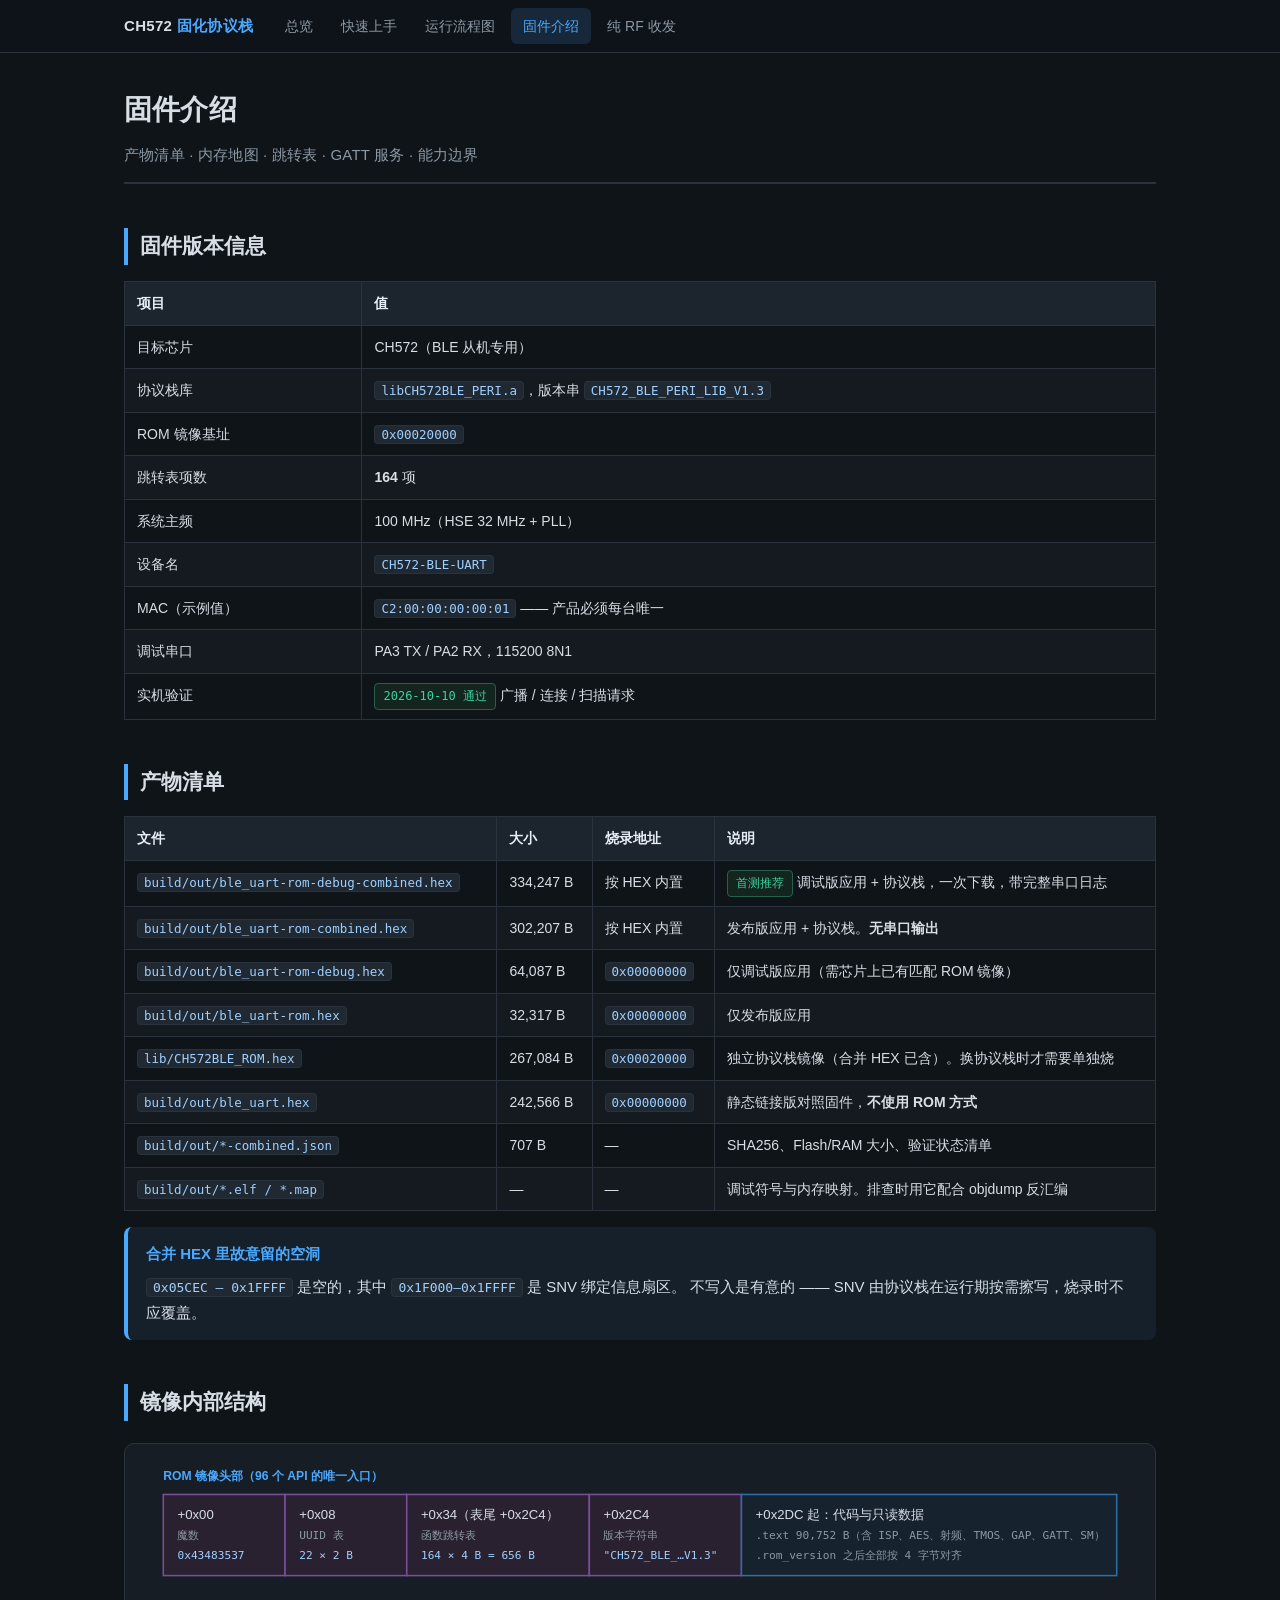
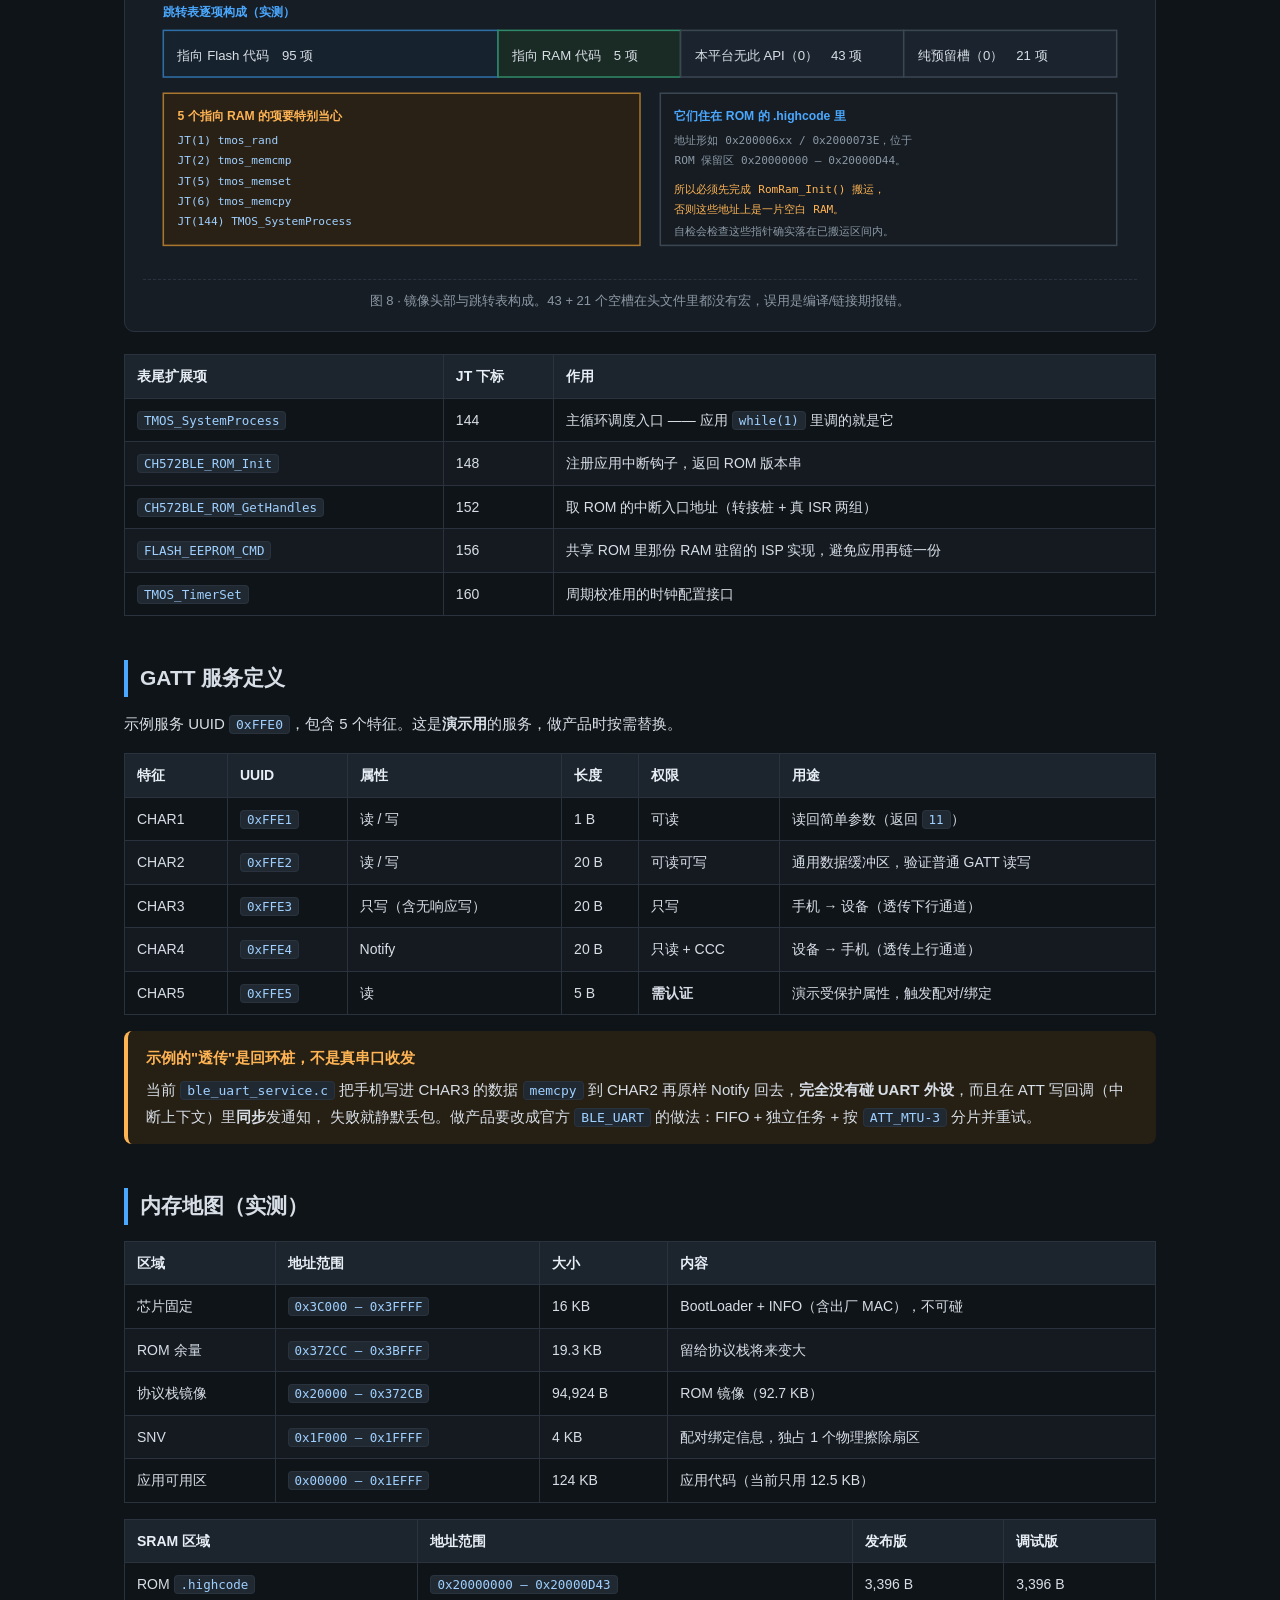
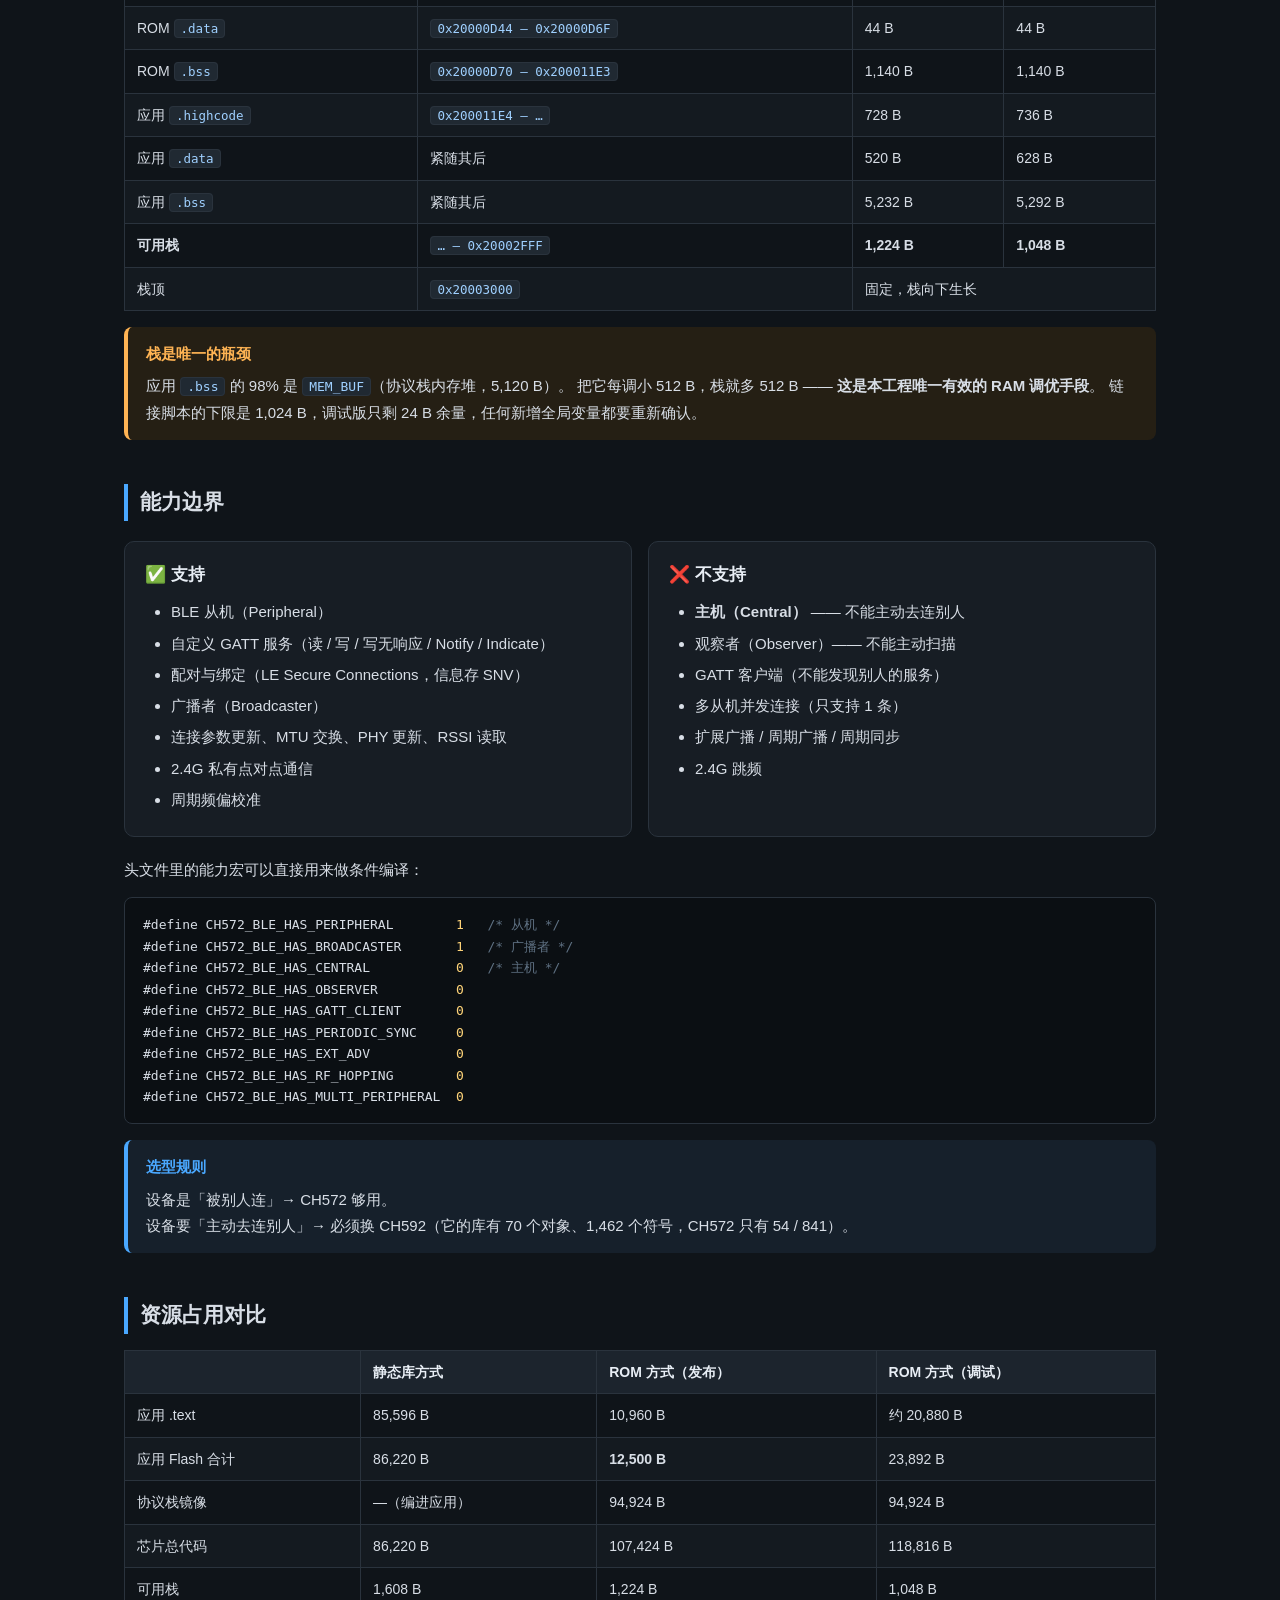
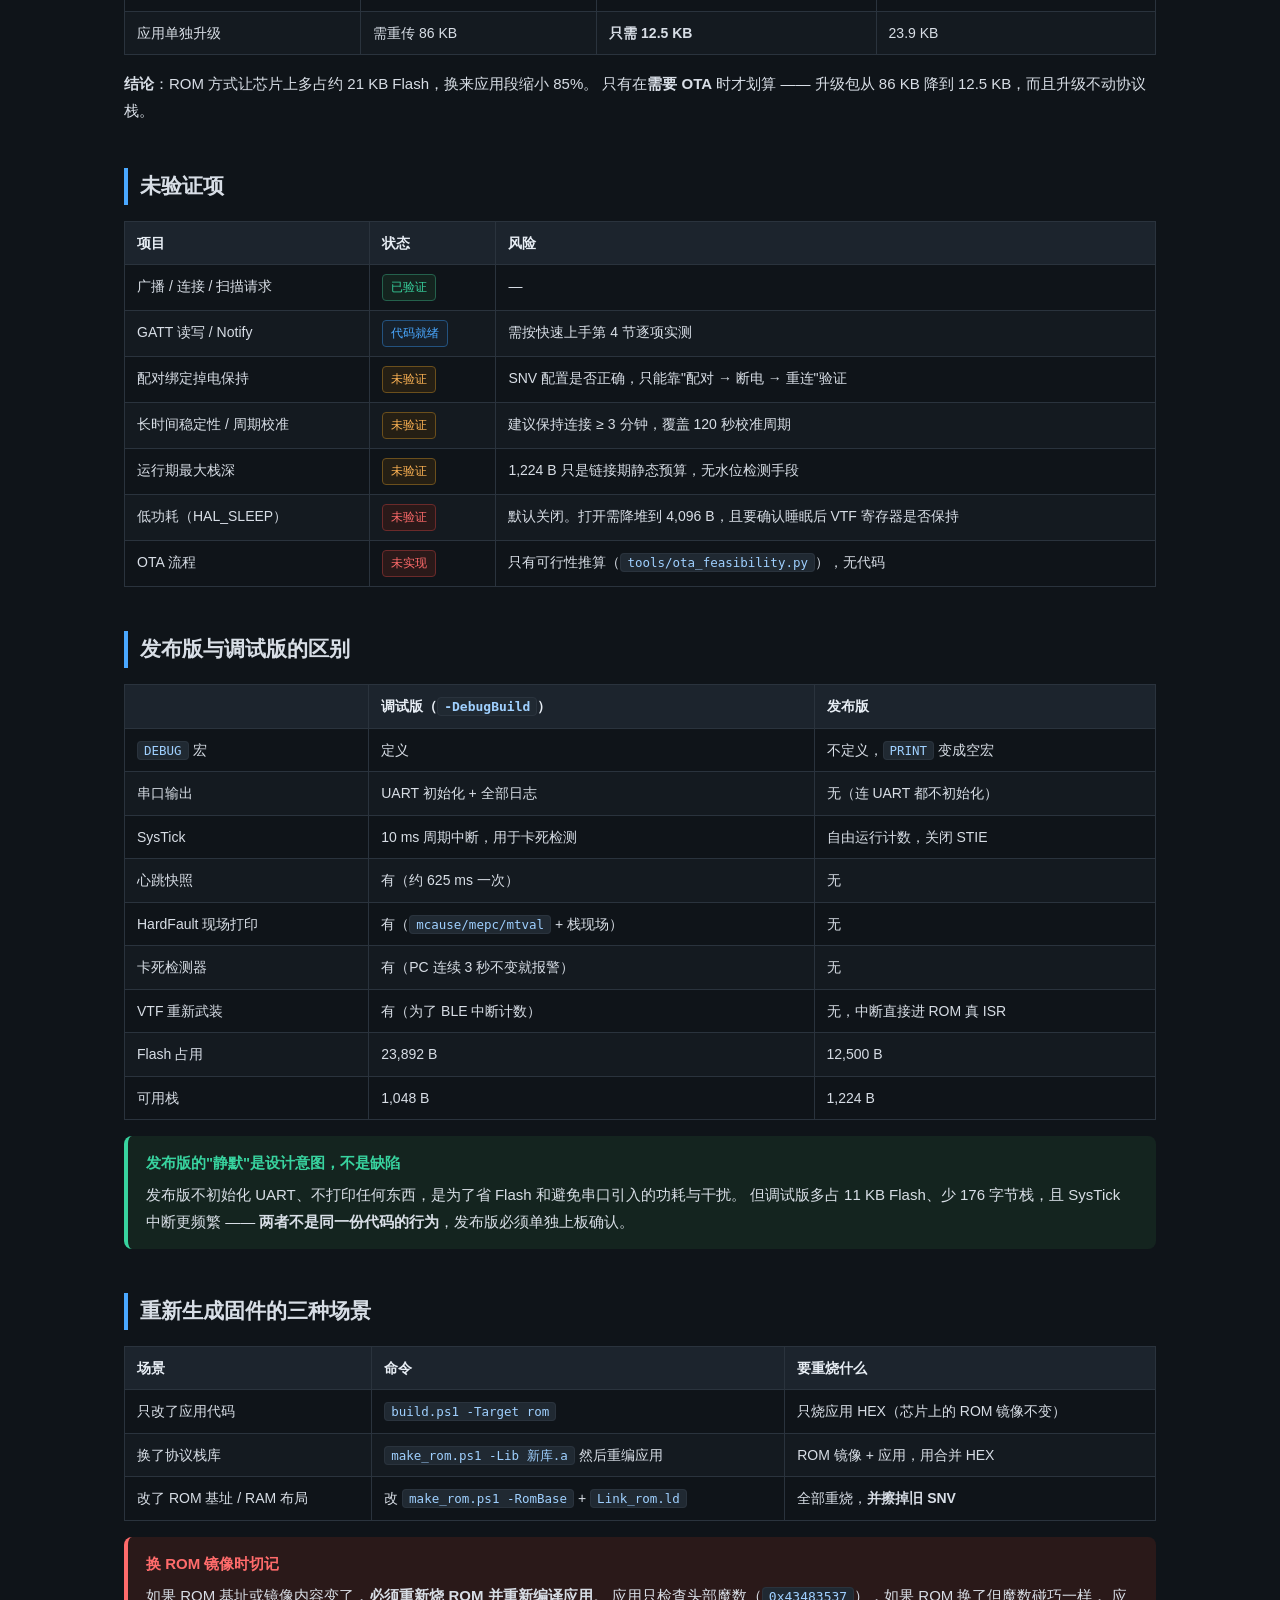
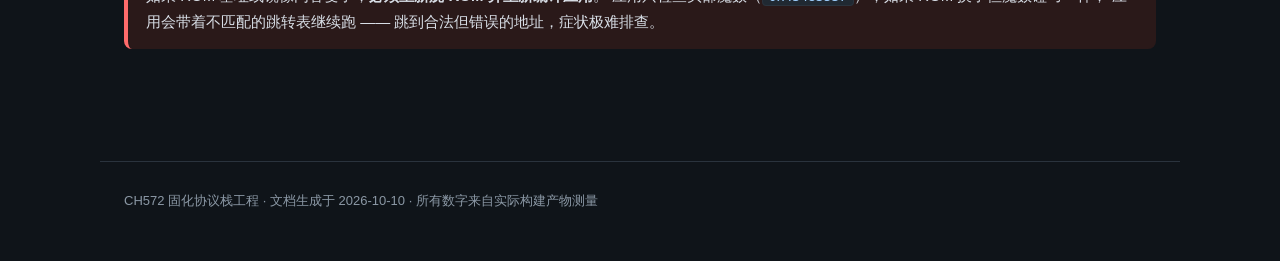
<file: docs/html/firmware.html>
<!DOCTYPE html>
<html lang="zh-CN">
<head>
<meta charset="UTF-8">
<meta name="viewport" content="width=device-width, initial-scale=1">
<title>CH572 固化协议栈工程 · 固件介绍</title>
<link rel="stylesheet" href="style.css">
</head>
<body>

<nav class="nav">
  <div class="nav-inner">
    <span class="brand">CH572 <span>固化协议栈</span></span>
    <a href="index.html">总览</a>
    <a href="quickstart.html">快速上手</a>
    <a href="flow.html">运行流程图</a>
    <a href="firmware.html" class="active">固件介绍</a>
    <a href="rf.html">纯 RF 收发</a>
  </div>
</nav>

<div class="wrap">

<h1>固件介绍
  <span class="sub">产物清单 · 内存地图 · 跳转表 · GATT 服务 · 能力边界</span>
</h1>

<h2>固件版本信息</h2>

<table>
<thead><tr><th>项目</th><th>值</th></tr></thead>
<tbody>
<tr><td>目标芯片</td><td>CH572（BLE 从机专用）</td></tr>
<tr><td>协议栈库</td><td><code>libCH572BLE_PERI.a</code>，版本串 <code>CH572_BLE_PERI_LIB_V1.3</code></td></tr>
<tr><td>ROM 镜像基址</td><td><code>0x00020000</code></td></tr>
<tr><td>跳转表项数</td><td><strong>164</strong> 项</td></tr>
<tr><td>系统主频</td><td>100 MHz（HSE 32 MHz + PLL）</td></tr>
<tr><td>设备名</td><td><code>CH572-BLE-UART</code></td></tr>
<tr><td>MAC（示例值）</td><td><code>C2:00:00:00:00:01</code> —— 产品必须每台唯一</td></tr>
<tr><td>调试串口</td><td>PA3 TX / PA2 RX，115200 8N1</td></tr>
<tr><td>实机验证</td><td><span class="badge b-ok">2026-10-10 通过</span> 广播 / 连接 / 扫描请求</td></tr>
</tbody>
</table>

<h2>产物清单</h2>

<table>
<thead><tr><th>文件</th><th>大小</th><th>烧录地址</th><th>说明</th></tr></thead>
<tbody>
<tr>
  <td><code>build/out/ble_uart-rom-debug-combined.hex</code></td>
  <td>334,247 B</td>
  <td>按 HEX 内置</td>
  <td><span class="badge b-ok">首测推荐</span> 调试版应用 + 协议栈，一次下载，带完整串口日志</td>
</tr>
<tr>
  <td><code>build/out/ble_uart-rom-combined.hex</code></td>
  <td>302,207 B</td>
  <td>按 HEX 内置</td>
  <td>发布版应用 + 协议栈。<strong>无串口输出</strong></td>
</tr>
<tr>
  <td><code>build/out/ble_uart-rom-debug.hex</code></td>
  <td>64,087 B</td>
  <td><code>0x00000000</code></td>
  <td>仅调试版应用（需芯片上已有匹配 ROM 镜像）</td>
</tr>
<tr>
  <td><code>build/out/ble_uart-rom.hex</code></td>
  <td>32,317 B</td>
  <td><code>0x00000000</code></td>
  <td>仅发布版应用</td>
</tr>
<tr>
  <td><code>lib/CH572BLE_ROM.hex</code></td>
  <td>267,084 B</td>
  <td><code>0x00020000</code></td>
  <td>独立协议栈镜像（合并 HEX 已含）。换协议栈时才需要单独烧</td>
</tr>
<tr>
  <td><code>build/out/ble_uart.hex</code></td>
  <td>242,566 B</td>
  <td><code>0x00000000</code></td>
  <td>静态链接版对照固件，<strong>不使用 ROM 方式</strong></td>
</tr>
<tr>
  <td><code>build/out/*-combined.json</code></td>
  <td>707 B</td>
  <td>—</td>
  <td>SHA256、Flash/RAM 大小、验证状态清单</td>
</tr>
<tr>
  <td><code>build/out/*.elf / *.map</code></td>
  <td>—</td>
  <td>—</td>
  <td>调试符号与内存映射。排查时用它配合 objdump 反汇编</td>
</tr>
</tbody>
</table>

<div class="box info">
<span class="t">合并 HEX 里故意留的空洞</span>
<code>0x05CEC – 0x1FFFF</code> 是空的，其中 <code>0x1F000–0x1FFFF</code> 是 SNV 绑定信息扇区。
不写入是有意的 —— SNV 由协议栈在运行期按需擦写，烧录时不应覆盖。
</div>

<h2>镜像内部结构</h2>

<figure>
<svg viewBox="0 0 980 400" xmlns="http://www.w3.org/2000/svg">
  <text class="svg-t3" x="20" y="18">ROM 镜像头部（96 个 API 的唯一入口）</text>

  <rect class="svg-rom" x="20" y="32" width="120" height="80"/>
  <text class="svg-t" x="34" y="56">+0x00</text>
  <text class="svg-t2" x="34" y="76">魔数</text>
  <text class="svg-mono" x="34" y="96">0x43483537</text>

  <rect class="svg-rom" x="140" y="32" width="120" height="80"/>
  <text class="svg-t" x="154" y="56">+0x08</text>
  <text class="svg-t2" x="154" y="76">UUID 表</text>
  <text class="svg-mono" x="154" y="96">22 × 2 B</text>

  <rect class="svg-rom" x="260" y="32" width="180" height="80"/>
  <text class="svg-t" x="274" y="56">+0x34（表尾 +0x2C4）</text>
  <text class="svg-t2" x="274" y="76">函数跳转表</text>
  <text class="svg-mono" x="274" y="96">164 × 4 B = 656 B</text>

  <rect class="svg-rom" x="440" y="32" width="150" height="80"/>
  <text class="svg-t" x="454" y="56">+0x2C4</text>
  <text class="svg-t2" x="454" y="76">版本字符串</text>
  <text class="svg-mono" x="454" y="96">"CH572_BLE_…V1.3"</text>

  <rect class="svg-box2" x="590" y="32" width="370" height="80"/>
  <text class="svg-t" x="604" y="56">+0x2DC 起：代码与只读数据</text>
  <text class="svg-t2" x="604" y="76">.text 90,752 B（含 ISP、AES、射频、TMOS、GAP、GATT、SM）</text>
  <text class="svg-t2" x="604" y="96">.rom_version 之后全部按 4 字节对齐</text>

  <text class="svg-t3" x="20" y="152">跳转表逐项构成（实测）</text>

  <rect class="svg-box2" x="20" y="166" width="330" height="46"/>
  <text class="svg-t" x="34" y="195">指向 Flash 代码　95 项</text>
  <rect class="svg-ram" x="350" y="166" width="180" height="46"/>
  <text class="svg-t" x="364" y="195">指向 RAM 代码　5 项</text>
  <rect class="svg-box" x="530" y="166" width="220" height="46"/>
  <text class="svg-t" x="544" y="195">本平台无此 API（0）　43 项</text>
  <rect class="svg-box" x="750" y="166" width="210" height="46"/>
  <text class="svg-t" x="764" y="195">纯预留槽（0）　21 项</text>

  <rect class="svg-warn" x="20" y="228" width="470" height="150"/>
  <text class="svg-t3" x="34" y="254" style="fill:#ffb454">5 个指向 RAM 的项要特别当心</text>
  <text class="svg-mono" x="34" y="278">JT(1)   tmos_rand</text>
  <text class="svg-mono" x="34" y="298">JT(2)   tmos_memcmp</text>
  <text class="svg-mono" x="34" y="318">JT(5)   tmos_memset</text>
  <text class="svg-mono" x="34" y="338">JT(6)   tmos_memcpy</text>
  <text class="svg-mono" x="34" y="358">JT(144) TMOS_SystemProcess</text>

  <rect class="svg-box" x="510" y="228" width="450" height="150" style="fill:#161c22"/>
  <text class="svg-t3" x="524" y="254">它们住在 ROM 的 .highcode 里</text>
  <text class="svg-t2" x="524" y="278">地址形如 0x200006xx / 0x2000073E，位于</text>
  <text class="svg-t2" x="524" y="298">ROM 保留区 0x20000000 – 0x20000D44。</text>
  <text class="svg-t2" x="524" y="326" style="fill:#ffb454">所以必须先完成 RomRam_Init() 搬运，</text>
  <text class="svg-t2" x="524" y="346" style="fill:#ffb454">否则这些地址上是一片空白 RAM。</text>
  <text class="svg-t2" x="524" y="368">自检会检查这些指针确实落在已搬运区间内。</text>
</svg>
<figcaption>图 8 · 镜像头部与跳转表构成。43 + 21 个空槽在头文件里都没有宏，误用是编译/链接期报错。</figcaption>
</figure>

<table>
<thead><tr><th>表尾扩展项</th><th>JT 下标</th><th>作用</th></tr></thead>
<tbody>
<tr><td><code>TMOS_SystemProcess</code></td><td>144</td><td>主循环调度入口 —— 应用 <code>while(1)</code> 里调的就是它</td></tr>
<tr><td><code>CH572BLE_ROM_Init</code></td><td>148</td><td>注册应用中断钩子，返回 ROM 版本串</td></tr>
<tr><td><code>CH572BLE_ROM_GetHandles</code></td><td>152</td><td>取 ROM 的中断入口地址（转接桩 + 真 ISR 两组）</td></tr>
<tr><td><code>FLASH_EEPROM_CMD</code></td><td>156</td><td>共享 ROM 里那份 RAM 驻留的 ISP 实现，避免应用再链一份</td></tr>
<tr><td><code>TMOS_TimerSet</code></td><td>160</td><td>周期校准用的时钟配置接口</td></tr>
</tbody>
</table>

<h2>GATT 服务定义</h2>

<p>示例服务 UUID <code>0xFFE0</code>，包含 5 个特征。这是<strong>演示用</strong>的服务，做产品时按需替换。</p>

<table>
<thead><tr><th>特征</th><th>UUID</th><th>属性</th><th>长度</th><th>权限</th><th>用途</th></tr></thead>
<tbody>
<tr><td>CHAR1</td><td><code>0xFFE1</code></td><td>读 / 写</td><td>1 B</td><td>可读</td><td>读回简单参数（返回 <code>11</code>）</td></tr>
<tr><td>CHAR2</td><td><code>0xFFE2</code></td><td>读 / 写</td><td>20 B</td><td>可读可写</td><td>通用数据缓冲区，验证普通 GATT 读写</td></tr>
<tr><td>CHAR3</td><td><code>0xFFE3</code></td><td>只写（含无响应写）</td><td>20 B</td><td>只写</td><td>手机 → 设备（透传下行通道）</td></tr>
<tr><td>CHAR4</td><td><code>0xFFE4</code></td><td>Notify</td><td>20 B</td><td>只读 + CCC</td><td>设备 → 手机（透传上行通道）</td></tr>
<tr><td>CHAR5</td><td><code>0xFFE5</code></td><td>读</td><td>5 B</td><td><strong>需认证</strong></td><td>演示受保护属性，触发配对/绑定</td></tr>
</tbody>
</table>

<div class="box warn">
<span class="t">示例的"透传"是回环桩，不是真串口收发</span>
当前 <code>ble_uart_service.c</code> 把手机写进 CHAR3 的数据 <code>memcpy</code> 到 CHAR2 再原样
Notify 回去，<strong>完全没有碰 UART 外设</strong>，而且在 ATT 写回调（中断上下文）里<strong>同步</strong>发通知，
失败就静默丢包。做产品要改成官方 <code>BLE_UART</code> 的做法：FIFO + 独立任务 + 按
<code>ATT_MTU-3</code> 分片并重试。
</div>

<h2>内存地图（实测）</h2>

<table>
<thead><tr><th>区域</th><th>地址范围</th><th>大小</th><th>内容</th></tr></thead>
<tbody>
<tr><td>芯片固定</td><td><code>0x3C000 – 0x3FFFF</code></td><td>16 KB</td><td>BootLoader + INFO（含出厂 MAC），不可碰</td></tr>
<tr><td>ROM 余量</td><td><code>0x372CC – 0x3BFFF</code></td><td>19.3 KB</td><td>留给协议栈将来变大</td></tr>
<tr><td>协议栈镜像</td><td><code>0x20000 – 0x372CB</code></td><td>94,924 B</td><td>ROM 镜像（92.7 KB）</td></tr>
<tr><td>SNV</td><td><code>0x1F000 – 0x1FFFF</code></td><td>4 KB</td><td>配对绑定信息，独占 1 个物理擦除扇区</td></tr>
<tr><td>应用可用区</td><td><code>0x00000 – 0x1EFFF</code></td><td>124 KB</td><td>应用代码（当前只用 12.5 KB）</td></tr>
</tbody>
</table>

<table>
<thead><tr><th>SRAM 区域</th><th>地址范围</th><th>发布版</th><th>调试版</th></tr></thead>
<tbody>
<tr><td>ROM <code>.highcode</code></td><td><code>0x20000000 – 0x20000D43</code></td><td>3,396 B</td><td>3,396 B</td></tr>
<tr><td>ROM <code>.data</code></td><td><code>0x20000D44 – 0x20000D6F</code></td><td>44 B</td><td>44 B</td></tr>
<tr><td>ROM <code>.bss</code></td><td><code>0x20000D70 – 0x200011E3</code></td><td>1,140 B</td><td>1,140 B</td></tr>
<tr><td>应用 <code>.highcode</code></td><td><code>0x200011E4 – …</code></td><td>728 B</td><td>736 B</td></tr>
<tr><td>应用 <code>.data</code></td><td>紧随其后</td><td>520 B</td><td>628 B</td></tr>
<tr><td>应用 <code>.bss</code></td><td>紧随其后</td><td>5,232 B</td><td>5,292 B</td></tr>
<tr><td><strong>可用栈</strong></td><td><code>… – 0x20002FFF</code></td><td><strong>1,224 B</strong></td><td><strong>1,048 B</strong></td></tr>
<tr><td>栈顶</td><td><code>0x20003000</code></td><td colspan="2">固定，栈向下生长</td></tr>
</tbody>
</table>

<div class="box warn">
<span class="t">栈是唯一的瓶颈</span>
应用 <code>.bss</code> 的 98% 是 <code>MEM_BUF</code>（协议栈内存堆，5,120 B）。
把它每调小 512 B，栈就多 512 B —— <strong>这是本工程唯一有效的 RAM 调优手段</strong>。
链接脚本的下限是 1,024 B，调试版只剩 24 B 余量，任何新增全局变量都要重新确认。
</div>

<h2>能力边界</h2>

<div class="grid c2">
<div class="card">
<h3>✅ 支持</h3>
<ul style="margin-bottom:0">
<li>BLE 从机（Peripheral）</li>
<li>自定义 GATT 服务（读 / 写 / 写无响应 / Notify / Indicate）</li>
<li>配对与绑定（LE Secure Connections，信息存 SNV）</li>
<li>广播者（Broadcaster）</li>
<li>连接参数更新、MTU 交换、PHY 更新、RSSI 读取</li>
<li>2.4G 私有点对点通信</li>
<li>周期频偏校准</li>
</ul>
</div>
<div class="card">
<h3>❌ 不支持</h3>
<ul style="margin-bottom:0">
<li><strong>主机（Central）</strong> —— 不能主动去连别人</li>
<li>观察者（Observer）—— 不能主动扫描</li>
<li>GATT 客户端（不能发现别人的服务）</li>
<li>多从机并发连接（只支持 1 条）</li>
<li>扩展广播 / 周期广播 / 周期同步</li>
<li>2.4G 跳频</li>
</ul>
</div>
</div>

<p>头文件里的能力宏可以直接用来做条件编译：</p>

<pre><code>#define CH572_BLE_HAS_PERIPHERAL        <span class="n">1</span>   <span class="c">/* 从机 */</span>
#define CH572_BLE_HAS_BROADCASTER       <span class="n">1</span>   <span class="c">/* 广播者 */</span>
#define CH572_BLE_HAS_CENTRAL           <span class="n">0</span>   <span class="c">/* 主机 */</span>
#define CH572_BLE_HAS_OBSERVER          <span class="n">0</span>
#define CH572_BLE_HAS_GATT_CLIENT       <span class="n">0</span>
#define CH572_BLE_HAS_PERIODIC_SYNC     <span class="n">0</span>
#define CH572_BLE_HAS_EXT_ADV           <span class="n">0</span>
#define CH572_BLE_HAS_RF_HOPPING        <span class="n">0</span>
#define CH572_BLE_HAS_MULTI_PERIPHERAL  <span class="n">0</span></code></pre>

<div class="box info">
<span class="t">选型规则</span>
设备是「被别人连」→ CH572 够用。<br>
设备要「主动去连别人」→ 必须换 CH592（它的库有 70 个对象、1,462 个符号，CH572 只有 54 / 841）。
</div>

<h2>资源占用对比</h2>

<table>
<thead><tr><th></th><th>静态库方式</th><th>ROM 方式（发布）</th><th>ROM 方式（调试）</th></tr></thead>
<tbody>
<tr><td>应用 .text</td><td>85,596 B</td><td>10,960 B</td><td>约 20,880 B</td></tr>
<tr><td>应用 Flash 合计</td><td>86,220 B</td><td><strong>12,500 B</strong></td><td>23,892 B</td></tr>
<tr><td>协议栈镜像</td><td>—（编进应用）</td><td>94,924 B</td><td>94,924 B</td></tr>
<tr><td>芯片总代码</td><td>86,220 B</td><td>107,424 B</td><td>118,816 B</td></tr>
<tr><td>可用栈</td><td>1,608 B</td><td>1,224 B</td><td>1,048 B</td></tr>
<tr><td>应用单独升级</td><td>需重传 86 KB</td><td><strong>只需 12.5 KB</strong></td><td>23.9 KB</td></tr>
</tbody>
</table>

<p><strong>结论</strong>：ROM 方式让芯片上多占约 21 KB Flash，换来应用段缩小 85%。
只有在<strong>需要 OTA</strong> 时才划算 —— 升级包从 86 KB 降到 12.5 KB，而且升级不动协议栈。</p>

<h2>未验证项</h2>

<table>
<thead><tr><th>项目</th><th>状态</th><th>风险</th></tr></thead>
<tbody>
<tr><td>广播 / 连接 / 扫描请求</td><td><span class="badge b-ok">已验证</span></td><td>—</td></tr>
<tr><td>GATT 读写 / Notify</td><td><span class="badge b-info">代码就绪</span></td><td>需按快速上手第 4 节逐项实测</td></tr>
<tr><td>配对绑定掉电保持</td><td><span class="badge b-warn">未验证</span></td><td>SNV 配置是否正确，只能靠"配对 → 断电 → 重连"验证</td></tr>
<tr><td>长时间稳定性 / 周期校准</td><td><span class="badge b-warn">未验证</span></td><td>建议保持连接 ≥ 3 分钟，覆盖 120 秒校准周期</td></tr>
<tr><td>运行期最大栈深</td><td><span class="badge b-warn">未验证</span></td><td>1,224 B 只是链接期静态预算，无水位检测手段</td></tr>
<tr><td>低功耗（HAL_SLEEP）</td><td><span class="badge b-bad">未验证</span></td><td>默认关闭。打开需降堆到 4,096 B，且要确认睡眠后 VTF 寄存器是否保持</td></tr>
<tr><td>OTA 流程</td><td><span class="badge b-bad">未实现</span></td><td>只有可行性推算（<code>tools/ota_feasibility.py</code>），无代码</td></tr>
</tbody>
</table>

<h2>发布版与调试版的区别</h2>

<table>
<thead><tr><th></th><th>调试版（<code>-DebugBuild</code>）</th><th>发布版</th></tr></thead>
<tbody>
<tr><td><code>DEBUG</code> 宏</td><td>定义</td><td>不定义，<code>PRINT</code> 变成空宏</td></tr>
<tr><td>串口输出</td><td>UART 初始化 + 全部日志</td><td>无（连 UART 都不初始化）</td></tr>
<tr><td>SysTick</td><td>10 ms 周期中断，用于卡死检测</td><td>自由运行计数，关闭 STIE</td></tr>
<tr><td>心跳快照</td><td>有（约 625 ms 一次）</td><td>无</td></tr>
<tr><td>HardFault 现场打印</td><td>有（<code>mcause/mepc/mtval</code> + 栈现场）</td><td>无</td></tr>
<tr><td>卡死检测器</td><td>有（PC 连续 3 秒不变就报警）</td><td>无</td></tr>
<tr><td>VTF 重新武装</td><td>有（为了 BLE 中断计数）</td><td>无，中断直接进 ROM 真 ISR</td></tr>
<tr><td>Flash 占用</td><td>23,892 B</td><td>12,500 B</td></tr>
<tr><td>可用栈</td><td>1,048 B</td><td>1,224 B</td></tr>
</tbody>
</table>

<div class="box ok">
<span class="t">发布版的"静默"是设计意图，不是缺陷</span>
发布版不初始化 UART、不打印任何东西，是为了省 Flash 和避免串口引入的功耗与干扰。
但调试版多占 11 KB Flash、少 176 字节栈，且 SysTick 中断更频繁 ——
<strong>两者不是同一份代码的行为</strong>，发布版必须单独上板确认。
</div>

<h2>重新生成固件的三种场景</h2>

<table>
<thead><tr><th>场景</th><th>命令</th><th>要重烧什么</th></tr></thead>
<tbody>
<tr><td>只改了应用代码</td><td><code>build.ps1 -Target rom</code></td><td>只烧应用 HEX（芯片上的 ROM 镜像不变）</td></tr>
<tr><td>换了协议栈库</td><td><code>make_rom.ps1 -Lib 新库.a</code> 然后重编应用</td><td>ROM 镜像 + 应用，用合并 HEX</td></tr>
<tr><td>改了 ROM 基址 / RAM 布局</td><td>改 <code>make_rom.ps1 -RomBase</code> + <code>Link_rom.ld</code></td><td>全部重烧，<strong>并擦掉旧 SNV</strong></td></tr>
</tbody>
</table>

<div class="box danger">
<span class="t">换 ROM 镜像时切记</span>
如果 ROM 基址或镜像内容变了，<strong>必须重新烧 ROM 并重新编译应用</strong>。
应用只检查头部魔数（<code>0x43483537</code>），如果 ROM 换了但魔数碰巧一样，
应用会带着不匹配的跳转表继续跑 —— 跳到合法但错误的地址，症状极难排查。
</div>

</div>

<footer>
CH572 固化协议栈工程 · 文档生成于 2026-10-10 · 所有数字来自实际构建产物测量
</footer>

</body>
</html>
</file>
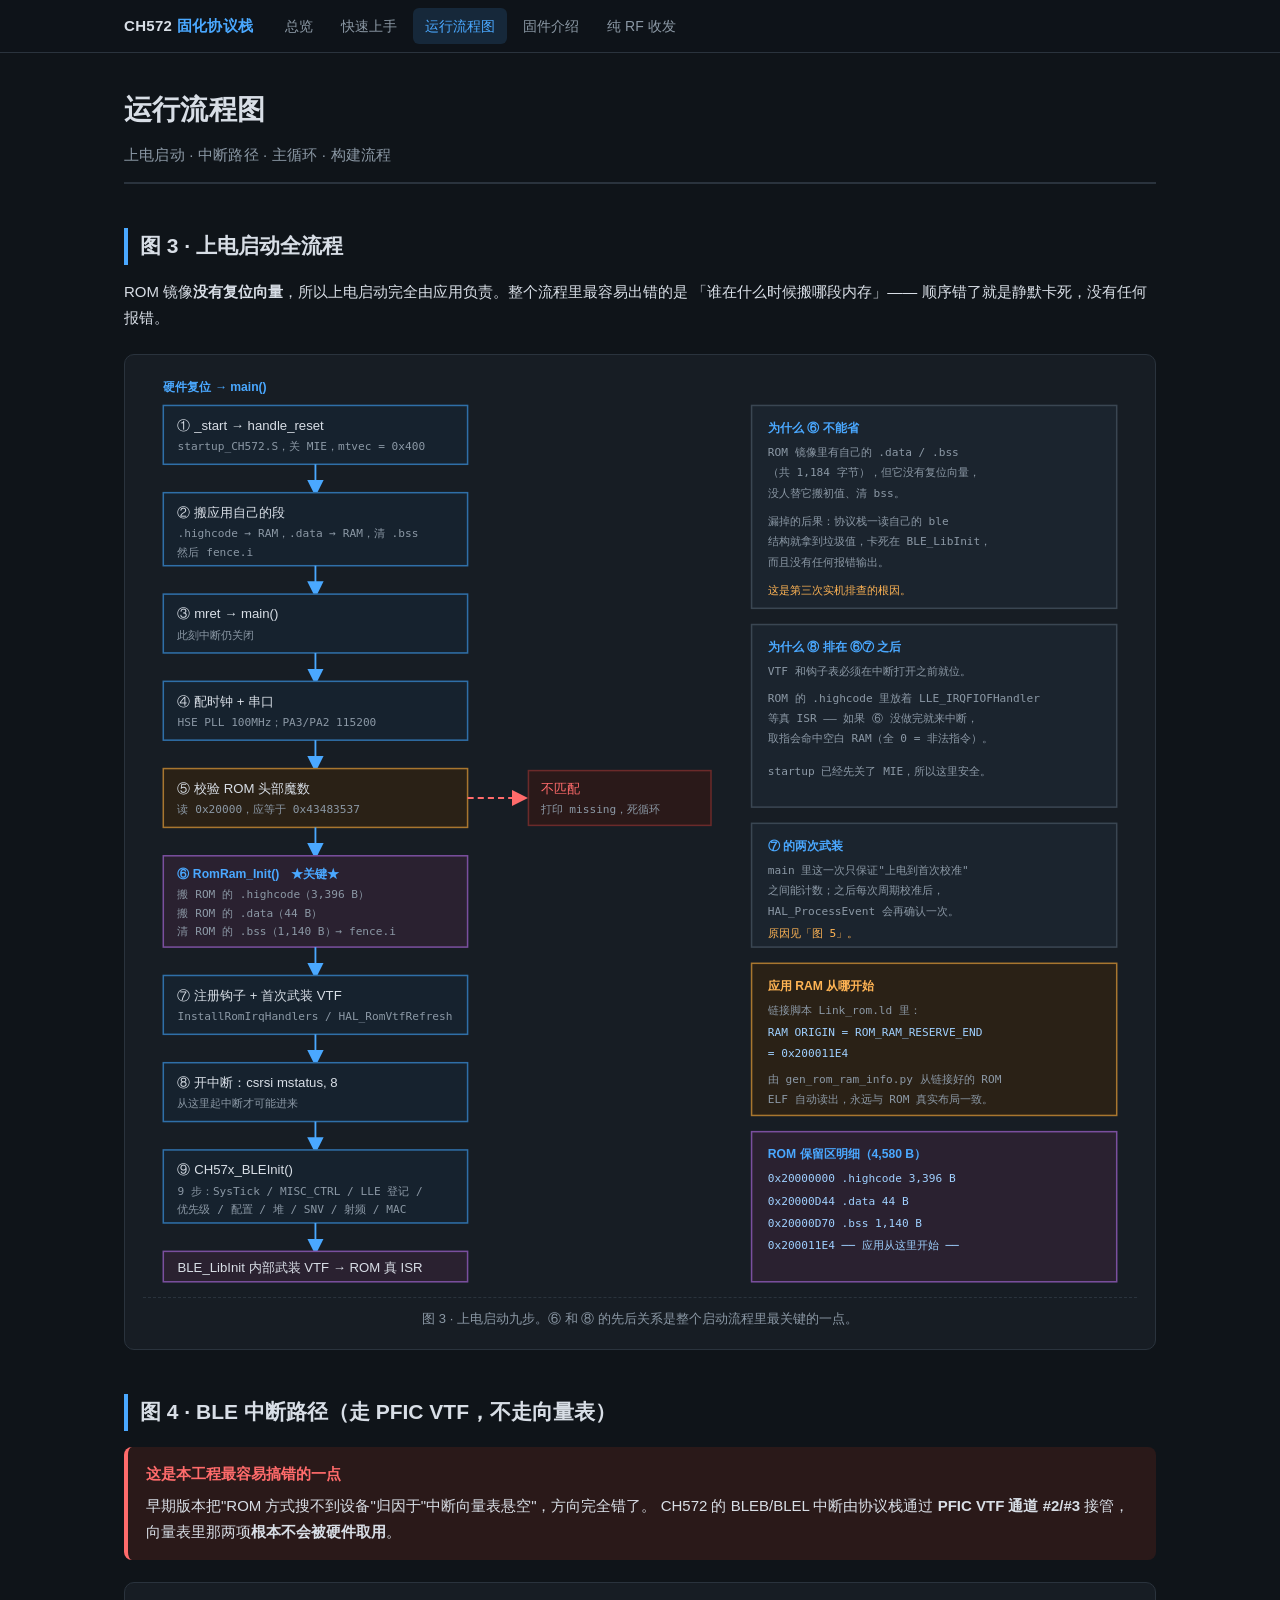
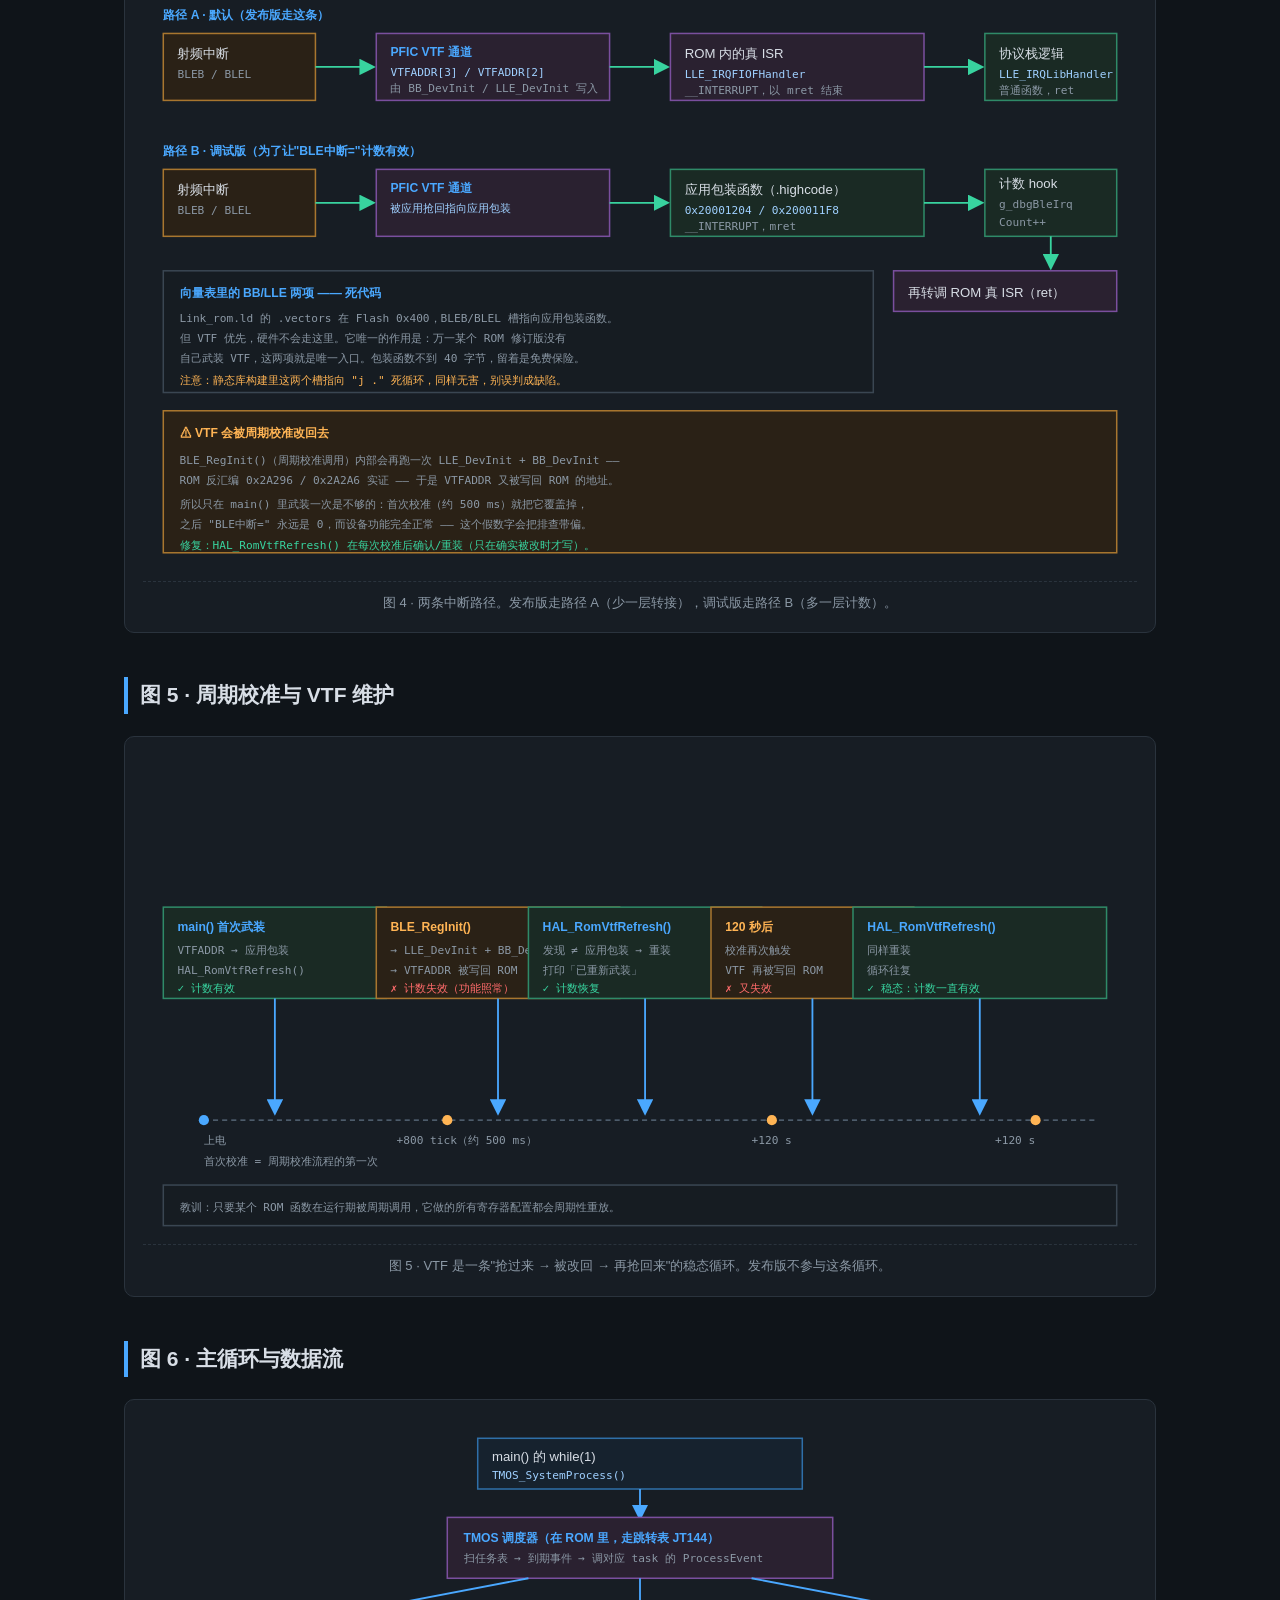
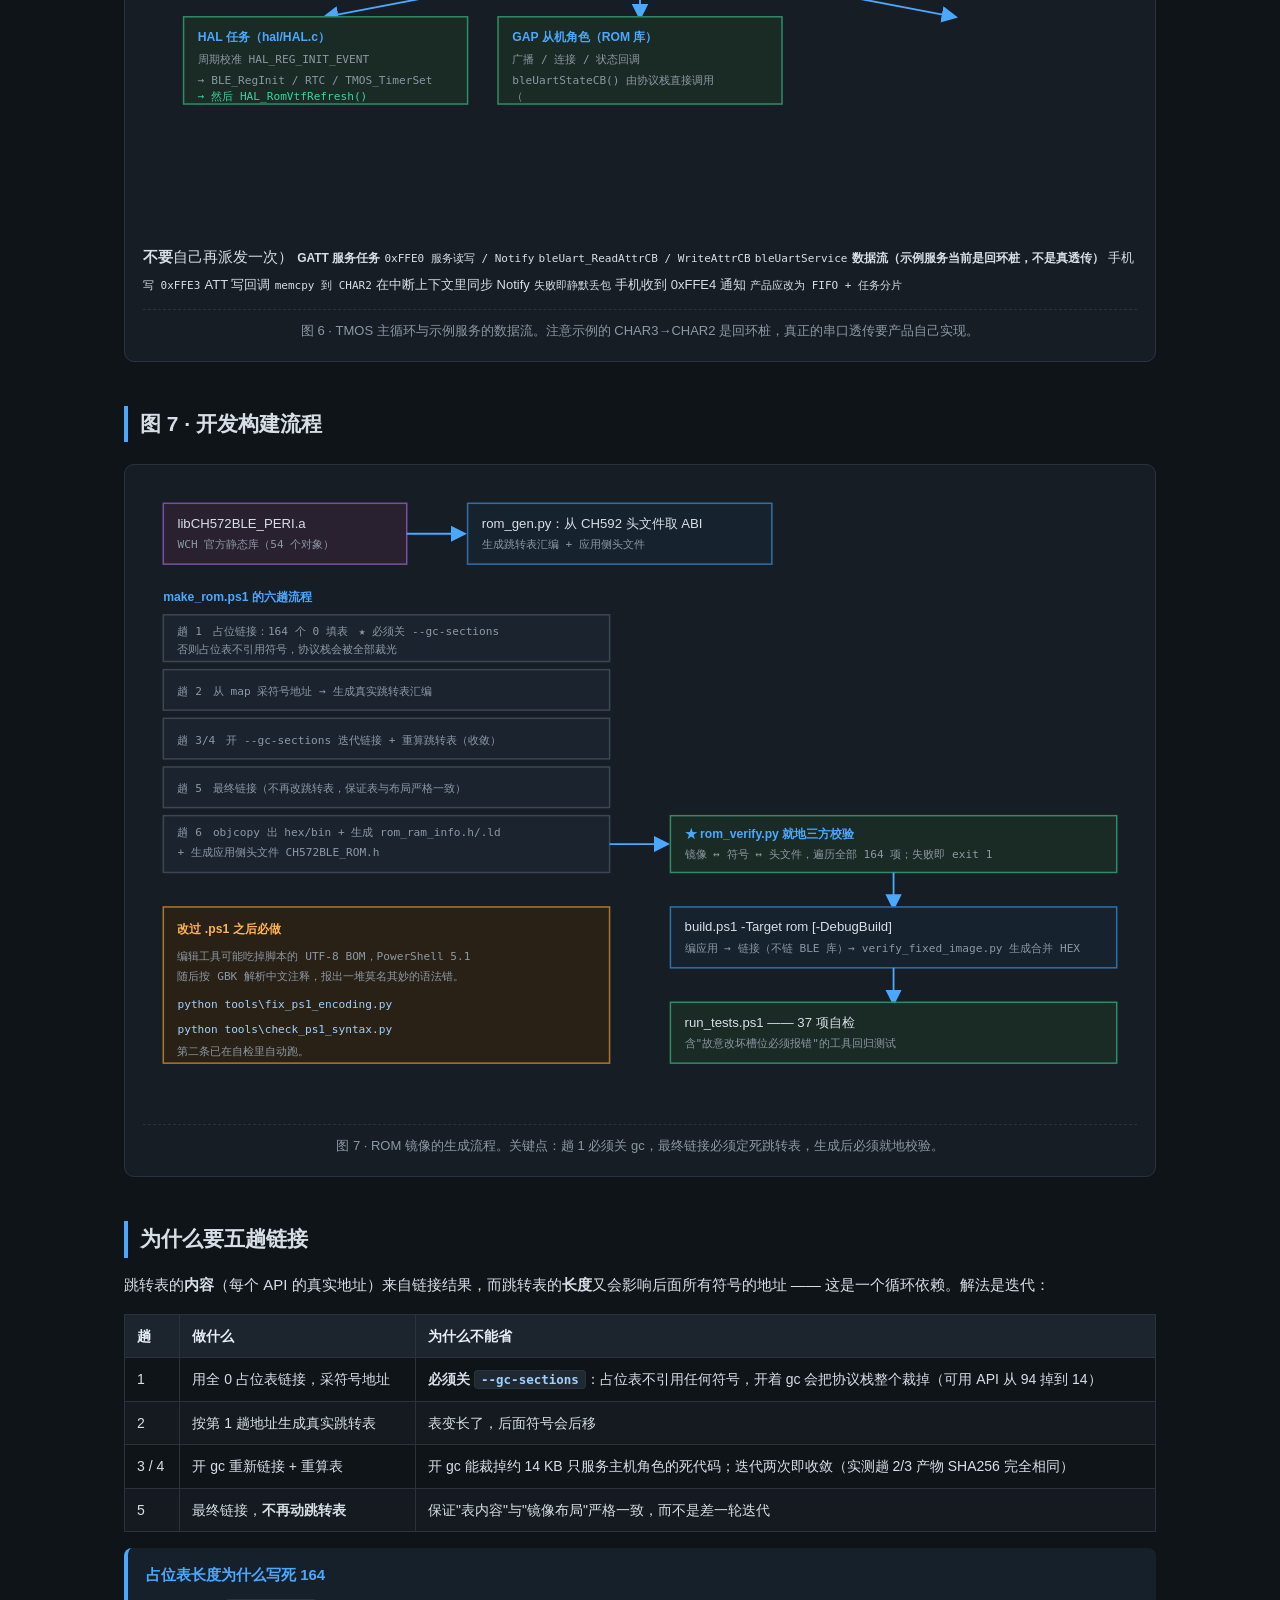
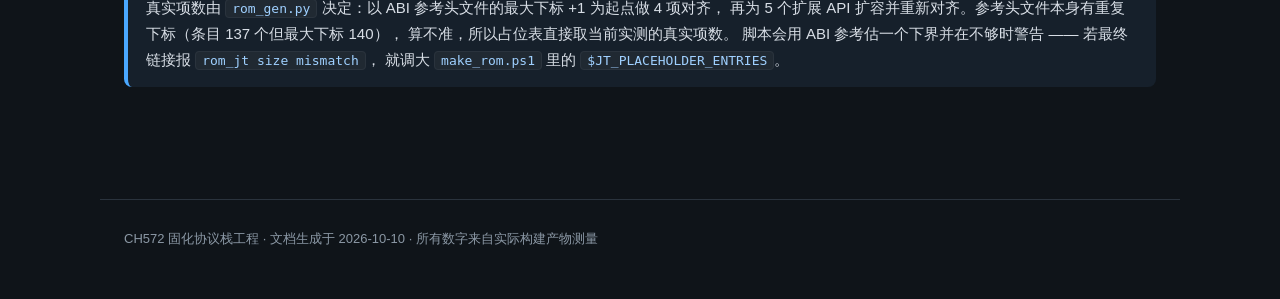
<file: docs/html/flow.html>
<!DOCTYPE html>
<html lang="zh-CN">
<head>
<meta charset="UTF-8">
<meta name="viewport" content="width=device-width, initial-scale=1">
<title>CH572 固化协议栈工程 · 运行流程图</title>
<link rel="stylesheet" href="style.css">
</head>
<body>

<nav class="nav">
  <div class="nav-inner">
    <span class="brand">CH572 <span>固化协议栈</span></span>
    <a href="index.html">总览</a>
    <a href="quickstart.html">快速上手</a>
    <a href="flow.html" class="active">运行流程图</a>
    <a href="firmware.html">固件介绍</a>
    <a href="rf.html">纯 RF 收发</a>
  </div>
</nav>

<div class="wrap">

<h1>运行流程图
  <span class="sub">上电启动 · 中断路径 · 主循环 · 构建流程</span>
</h1>

<!-- ==================================================================== -->
<h2>图 3 · 上电启动全流程</h2>

<p>ROM 镜像<strong>没有复位向量</strong>，所以上电启动完全由应用负责。整个流程里最容易出错的是
「谁在什么时候搬哪段内存」—— 顺序错了就是静默卡死，没有任何报错。</p>

<figure>
<svg viewBox="0 0 980 900" xmlns="http://www.w3.org/2000/svg">
  <defs>
    <marker id="ar" markerWidth="9" markerHeight="9" refX="7" refY="4.5" orient="auto">
      <path d="M0,0 L9,4.5 L0,9 z" fill="#4aa8ff"/>
    </marker>
    <marker id="ar2" markerWidth="9" markerHeight="9" refX="7" refY="4.5" orient="auto">
      <path d="M0,0 L9,4.5 L0,9 z" fill="#ff6b6b"/>
    </marker>
  </defs>

  <text class="svg-t3" x="20" y="18">硬件复位 → main()</text>

  <!-- 1 -->
  <rect class="svg-box2" x="20" y="32" width="300" height="58"/>
  <text class="svg-t" x="34" y="56">① _start → handle_reset</text>
  <text class="svg-t2" x="34" y="76">startup_CH572.S，关 MIE，mtvec = 0x400</text>
  <line class="svg-line" x1="170" y1="90" x2="170" y2="118" marker-end="url(#ar)"/>

  <!-- 2 -->
  <rect class="svg-box2" x="20" y="118" width="300" height="72"/>
  <text class="svg-t" x="34" y="142">② 搬应用自己的段</text>
  <text class="svg-t2" x="34" y="162">.highcode → RAM，.data → RAM，清 .bss</text>
  <text class="svg-t2" x="34" y="180">然后 fence.i</text>
  <line class="svg-line" x1="170" y1="190" x2="170" y2="218" marker-end="url(#ar)"/>

  <!-- 3 -->
  <rect class="svg-box2" x="20" y="218" width="300" height="58"/>
  <text class="svg-t" x="34" y="242">③ mret → main()</text>
  <text class="svg-t2" x="34" y="262">此刻中断仍关闭</text>
  <line class="svg-line" x1="170" y1="276" x2="170" y2="304" marker-end="url(#ar)"/>

  <!-- 4 -->
  <rect class="svg-box2" x="20" y="304" width="300" height="58"/>
  <text class="svg-t" x="34" y="328">④ 配时钟 + 串口</text>
  <text class="svg-t2" x="34" y="348">HSE PLL 100MHz；PA3/PA2 115200</text>
  <line class="svg-line" x1="170" y1="362" x2="170" y2="390" marker-end="url(#ar)"/>

  <!-- 5 -->
  <rect class="svg-warn" x="20" y="390" width="300" height="58"/>
  <text class="svg-t" x="34" y="414">⑤ 校验 ROM 头部魔数</text>
  <text class="svg-t2" x="34" y="434">读 0x20000，应等于 0x43483537</text>

  <line class="svg-dash" x1="320" y1="419" x2="376" y2="419" marker-end="url(#ar2)"/>
  <rect class="svg-box" x="380" y="392" width="180" height="54" style="fill:#2a1919;stroke:#6b2a2a"/>
  <text class="svg-t" x="392" y="414" style="fill:#ff6b6b">不匹配</text>
  <text class="svg-t2" x="392" y="434">打印 missing，死循环</text>

  <line class="svg-line" x1="170" y1="448" x2="170" y2="476" marker-end="url(#ar)"/>

  <!-- 6 ★ -->
  <rect class="svg-rom" x="20" y="476" width="300" height="90"/>
  <text class="svg-t3" x="34" y="498">⑥ RomRam_Init()　★关键★</text>
  <text class="svg-t2" x="34" y="518">搬 ROM 的 .highcode（3,396 B）</text>
  <text class="svg-t2" x="34" y="536">搬 ROM 的 .data（44 B）</text>
  <text class="svg-t2" x="34" y="554">清 ROM 的 .bss（1,140 B）→ fence.i</text>
  <line class="svg-line" x1="170" y1="566" x2="170" y2="594" marker-end="url(#ar)"/>

  <!-- 7 -->
  <rect class="svg-box2" x="20" y="594" width="300" height="58"/>
  <text class="svg-t" x="34" y="618">⑦ 注册钩子 + 首次武装 VTF</text>
  <text class="svg-t2" x="34" y="638">InstallRomIrqHandlers / HAL_RomVtfRefresh</text>
  <line class="svg-line" x1="170" y1="652" x2="170" y2="680" marker-end="url(#ar)"/>

  <!-- 8 -->
  <rect class="svg-box2" x="20" y="680" width="300" height="58"/>
  <text class="svg-t" x="34" y="704">⑧ 开中断：csrsi mstatus, 8</text>
  <text class="svg-t2" x="34" y="724">从这里起中断才可能进来</text>
  <line class="svg-line" x1="170" y1="738" x2="170" y2="766" marker-end="url(#ar)"/>

  <!-- 9 -->
  <rect class="svg-box2" x="20" y="766" width="300" height="72"/>
  <text class="svg-t" x="34" y="790">⑨ CH57x_BLEInit()</text>
  <text class="svg-t2" x="34" y="810">9 步：SysTick / MISC_CTRL / LLE 登记 /</text>
  <text class="svg-t2" x="34" y="828">优先级 / 配置 / 堆 / SNV / 射频 / MAC</text>
  <line class="svg-line" x1="170" y1="838" x2="170" y2="866" marker-end="url(#ar)"/>

  <rect class="svg-rom" x="20" y="866" width="300" height="30"/>
  <text class="svg-t" x="34" y="886">BLE_LibInit 内部武装 VTF → ROM 真 ISR</text>

  <!-- 右侧说明 -->
  <rect class="svg-box" x="600" y="32" width="360" height="200"/>
  <text class="svg-t3" x="616" y="58">为什么 ⑥ 不能省</text>
  <text class="svg-t2" x="616" y="82">ROM 镜像里有自己的 .data / .bss</text>
  <text class="svg-t2" x="616" y="102">（共 1,184 字节），但它没有复位向量，</text>
  <text class="svg-t2" x="616" y="122">没人替它搬初值、清 bss。</text>
  <text class="svg-t2" x="616" y="150">漏掉的后果：协议栈一读自己的 ble</text>
  <text class="svg-t2" x="616" y="170">结构就拿到垃圾值，卡死在 BLE_LibInit，</text>
  <text class="svg-t2" x="616" y="190">而且没有任何报错输出。</text>
  <text class="svg-t2" x="616" y="218" style="fill:#ffb454">这是第三次实机排查的根因。</text>

  <rect class="svg-box" x="600" y="248" width="360" height="180"/>
  <text class="svg-t3" x="616" y="274">为什么 ⑧ 排在 ⑥⑦ 之后</text>
  <text class="svg-t2" x="616" y="298">VTF 和钩子表必须在中断打开之前就位。</text>
  <text class="svg-t2" x="616" y="324">ROM 的 .highcode 里放着 LLE_IRQFIOFHandler</text>
  <text class="svg-t2" x="616" y="344">等真 ISR —— 如果 ⑥ 没做完就来中断，</text>
  <text class="svg-t2" x="616" y="364">取指会命中空白 RAM（全 0 = 非法指令）。</text>
  <text class="svg-t2" x="616" y="396">startup 已经先关了 MIE，所以这里安全。</text>

  <rect class="svg-box" x="600" y="444" width="360" height="122"/>
  <text class="svg-t3" x="616" y="470">⑦ 的两次武装</text>
  <text class="svg-t2" x="616" y="494">main 里这一次只保证"上电到首次校准"</text>
  <text class="svg-t2" x="616" y="514">之间能计数；之后每次周期校准后，</text>
  <text class="svg-t2" x="616" y="534">HAL_ProcessEvent 会再确认一次。</text>
  <text class="svg-t2" x="616" y="556" style="fill:#ffb454">原因见「图 5」。</text>

  <rect class="svg-warn" x="600" y="582" width="360" height="150"/>
  <text class="svg-t3" x="616" y="608" style="fill:#ffb454">应用 RAM 从哪开始</text>
  <text class="svg-t2" x="616" y="632">链接脚本 Link_rom.ld 里：</text>
  <text class="svg-mono" x="616" y="654">RAM ORIGIN = ROM_RAM_RESERVE_END</text>
  <text class="svg-mono" x="616" y="674">           = 0x200011E4</text>
  <text class="svg-t2" x="616" y="700">由 gen_rom_ram_info.py 从链接好的 ROM</text>
  <text class="svg-t2" x="616" y="720">ELF 自动读出，永远与 ROM 真实布局一致。</text>

  <rect class="svg-rom" x="600" y="748" width="360" height="148"/>
  <text class="svg-t3" x="616" y="774">ROM 保留区明细（4,580 B）</text>
  <text class="svg-mono" x="616" y="798">0x20000000  .highcode  3,396 B</text>
  <text class="svg-mono" x="616" y="820">0x20000D44  .data         44 B</text>
  <text class="svg-mono" x="616" y="842">0x20000D70  .bss       1,140 B</text>
  <text class="svg-mono" x="616" y="864">0x200011E4  ── 应用从这里开始 ──</text>
</svg>
<figcaption>图 3 · 上电启动九步。⑥ 和 ⑧ 的先后关系是整个启动流程里最关键的一点。</figcaption>
</figure>

<!-- ==================================================================== -->
<h2>图 4 · BLE 中断路径（走 PFIC VTF，不走向量表）</h2>

<div class="box danger">
<span class="t">这是本工程最容易搞错的一点</span>
早期版本把"ROM 方式搜不到设备"归因于"中断向量表悬空"，方向完全错了。
CH572 的 BLEB/BLEL 中断由协议栈通过 <strong>PFIC VTF 通道 #2/#3</strong> 接管，
向量表里那两项<strong>根本不会被硬件取用</strong>。
</div>

<figure>
<svg viewBox="0 0 980 560" xmlns="http://www.w3.org/2000/svg">
  <defs>
    <marker id="ar3" markerWidth="9" markerHeight="9" refX="7" refY="4.5" orient="auto">
      <path d="M0,0 L9,4.5 L0,9 z" fill="#38d39f"/>
    </marker>
  </defs>

  <text class="svg-t3" x="20" y="18">路径 A · 默认（发布版走这条）</text>

  <rect class="svg-warn" x="20" y="32" width="150" height="66"/>
  <text class="svg-t" x="34" y="56">射频中断</text>
  <text class="svg-t2" x="34" y="76">BLEB / BLEL</text>

  <line class="svg-ok" x1="170" y1="65" x2="226" y2="65" marker-end="url(#ar3)"/>

  <rect class="svg-rom" x="230" y="32" width="230" height="66"/>
  <text class="svg-t3" x="244" y="54">PFIC VTF 通道</text>
  <text class="svg-mono" x="244" y="74">VTFADDR[3] / VTFADDR[2]</text>
  <text class="svg-t2" x="244" y="90">由 BB_DevInit / LLE_DevInit 写入</text>

  <line class="svg-ok" x1="460" y1="65" x2="516" y2="65" marker-end="url(#ar3)"/>

  <rect class="svg-rom" x="520" y="32" width="250" height="66"/>
  <text class="svg-t" x="534" y="56">ROM 内的真 ISR</text>
  <text class="svg-mono" x="534" y="76">LLE_IRQFIOFHandler</text>
  <text class="svg-t2" x="534" y="92">__INTERRUPT，以 mret 结束</text>

  <line class="svg-ok" x1="770" y1="65" x2="826" y2="65" marker-end="url(#ar3)"/>

  <rect class="svg-ram" x="830" y="32" width="130" height="66"/>
  <text class="svg-t" x="844" y="56">协议栈逻辑</text>
  <text class="svg-mono" x="844" y="76">LLE_IRQLibHandler</text>
  <text class="svg-t2" x="844" y="92">普通函数，ret</text>

  <text class="svg-t3" x="20" y="152">路径 B · 调试版（为了让"BLE中断="计数有效）</text>

  <rect class="svg-warn" x="20" y="166" width="150" height="66"/>
  <text class="svg-t" x="34" y="190">射频中断</text>
  <text class="svg-t2" x="34" y="210">BLEB / BLEL</text>

  <line class="svg-ok" x1="170" y1="199" x2="226" y2="199" marker-end="url(#ar3)"/>

  <rect class="svg-rom" x="230" y="166" width="230" height="66"/>
  <text class="svg-t3" x="244" y="188">PFIC VTF 通道</text>
  <text class="svg-mono" x="244" y="208">被应用抢回指向应用包装</text>

  <line class="svg-ok" x1="460" y1="199" x2="516" y2="199" marker-end="url(#ar3)"/>

  <rect class="svg-ram" x="520" y="166" width="250" height="66"/>
  <text class="svg-t" x="534" y="190">应用包装函数（.highcode）</text>
  <text class="svg-mono" x="534" y="210">0x20001204 / 0x200011F8</text>
  <text class="svg-t2" x="534" y="226">__INTERRUPT，mret</text>

  <line class="svg-ok" x1="770" y1="199" x2="826" y2="199" marker-end="url(#ar3)"/>

  <rect class="svg-ram" x="830" y="166" width="130" height="66"/>
  <text class="svg-t" x="844" y="184">计数 hook</text>
  <text class="svg-t2" x="844" y="204">g_dbgBleIrq</text>
  <text class="svg-t2" x="844" y="222">Count++</text>

  <line class="svg-ok" x1="895" y1="232" x2="895" y2="262" marker-end="url(#ar3)"/>
  <rect class="svg-rom" x="740" y="266" width="220" height="40"/>
  <text class="svg-t" x="754" y="292">再转调 ROM 真 ISR（ret）</text>

  <rect class="svg-box" x="20" y="266" width="700" height="120" style="fill:#161c22"/>
  <text class="svg-t3" x="36" y="292">向量表里的 BB/LLE 两项 —— 死代码</text>
  <text class="svg-t2" x="36" y="316">Link_rom.ld 的 .vectors 在 Flash 0x400，BLEB/BLEL 槽指向应用包装函数。</text>
  <text class="svg-t2" x="36" y="336">但 VTF 优先，硬件不会走这里。它唯一的作用是：万一某个 ROM 修订版没有</text>
  <text class="svg-t2" x="36" y="356">自己武装 VTF，这两项就是唯一入口。包装函数不到 40 字节，留着是免费保险。</text>
  <text class="svg-t2" x="36" y="378" style="fill:#ffb454">注意：静态库构建里这两个槽指向 "j ." 死循环，同样无害，别误判成缺陷。</text>

  <rect class="svg-warn" x="20" y="404" width="940" height="140"/>
  <text class="svg-t3" x="36" y="430" style="fill:#ffb454">⚠ VTF 会被周期校准改回去</text>
  <text class="svg-t2" x="36" y="456">BLE_RegInit()（周期校准调用）内部会再跑一次 LLE_DevInit + BB_DevInit ——</text>
  <text class="svg-t2" x="36" y="476">ROM 反汇编 0x2A296 / 0x2A2A6 实证 —— 于是 VTFADDR 又被写回 ROM 的地址。</text>
  <text class="svg-t2" x="36" y="500">所以只在 main() 里武装一次是不够的：首次校准（约 500 ms）就把它覆盖掉，</text>
  <text class="svg-t2" x="36" y="520">之后 "BLE中断=" 永远是 0，而设备功能完全正常 —— 这个假数字会把排查带偏。</text>
  <text class="svg-t2" x="36" y="540" style="fill:#38d39f">修复：HAL_RomVtfRefresh() 在每次校准后确认/重装（只在确实被改时才写）。</text>
</svg>
<figcaption>图 4 · 两条中断路径。发布版走路径 A（少一层转接），调试版走路径 B（多一层计数）。</figcaption>
</figure>

<!-- ==================================================================== -->
<h2>图 5 · 周期校准与 VTF 维护</h2>

<figure>
<svg viewBox="0 0 980 470" xmlns="http://www.w3.org/2000/svg">
  <defs>
    <marker id="ar4" markerWidth="9" markerHeight="9" refX="7" refY="4.5" orient="auto">
      <path d="M0,0 L9,4.5 L0,9 z" fill="#4aa8ff"/>
    </marker>
  </defs>

  <line class="svg-line2" x1="60" y1="360" x2="940" y2="360"/>
  <text class="svg-t2" x="60" y="384">上电</text>
  <text class="svg-t2" x="250" y="384">+800 tick（约 500 ms）</text>
  <text class="svg-t2" x="600" y="384">+120 s</text>
  <text class="svg-t2" x="840" y="384">+120 s</text>
  <text class="svg-t2" x="60" y="404" style="fill:#8b98a5">首次校准 = 周期校准流程的第一次</text>

  <circle cx="60" cy="360" r="5" fill="#4aa8ff"/>
  <circle cx="300" cy="360" r="5" fill="#ffb454"/>
  <circle cx="620" cy="360" r="5" fill="#ffb454"/>
  <circle cx="880" cy="360" r="5" fill="#ffb454"/>

  <rect class="svg-ram" x="20" y="150" width="220" height="90"/>
  <text class="svg-t3" x="34" y="174">main() 首次武装</text>
  <text class="svg-t2" x="34" y="196">VTFADDR → 应用包装</text>
  <text class="svg-t2" x="34" y="216">HAL_RomVtfRefresh()</text>
  <text class="svg-t2" x="34" y="234" style="fill:#38d39f">✓ 计数有效</text>
  <line class="svg-line" x1="130" y1="240" x2="130" y2="352" marker-end="url(#ar4)"/>

  <rect class="svg-warn" x="230" y="150" width="240" height="90"/>
  <text class="svg-t3" x="244" y="174" style="fill:#ffb454">BLE_RegInit()</text>
  <text class="svg-t2" x="244" y="196">→ LLE_DevInit + BB_DevInit</text>
  <text class="svg-t2" x="244" y="216">→ VTFADDR 被写回 ROM</text>
  <text class="svg-t2" x="244" y="234" style="fill:#ff6b6b">✗ 计数失效（功能照常）</text>
  <line class="svg-line" x1="350" y1="240" x2="350" y2="352" marker-end="url(#ar4)"/>

  <rect class="svg-ram" x="380" y="150" width="230" height="90"/>
  <text class="svg-t3" x="394" y="174">HAL_RomVtfRefresh()</text>
  <text class="svg-t2" x="394" y="196">发现 ≠ 应用包装 → 重装</text>
  <text class="svg-t2" x="394" y="216">打印「已重新武装」</text>
  <text class="svg-t2" x="394" y="234" style="fill:#38d39f">✓ 计数恢复</text>
  <line class="svg-line" x1="495" y1="240" x2="495" y2="352" marker-end="url(#ar4)"/>

  <rect class="svg-warn" x="560" y="150" width="200" height="90"/>
  <text class="svg-t3" x="574" y="174" style="fill:#ffb454">120 秒后</text>
  <text class="svg-t2" x="574" y="196">校准再次触发</text>
  <text class="svg-t2" x="574" y="216">VTF 再被写回 ROM</text>
  <text class="svg-t2" x="574" y="234" style="fill:#ff6b6b">✗ 又失效</text>
  <line class="svg-line" x1="660" y1="240" x2="660" y2="352" marker-end="url(#ar4)"/>

  <rect class="svg-ram" x="700" y="150" width="250" height="90"/>
  <text class="svg-t3" x="714" y="174">HAL_RomVtfRefresh()</text>
  <text class="svg-t2" x="714" y="196">同样重装</text>
  <text class="svg-t2" x="714" y="216">循环往复</text>
  <text class="svg-t2" x="714" y="234" style="fill:#38d39f">✓ 稳态：计数一直有效</text>
  <line class="svg-line" x1="825" y1="240" x2="825" y2="352" marker-end="url(#ar4)"/>

  <rect class="svg-box" x="20" y="424" width="940" height="40" style="fill:#161c22"/>
  <text class="svg-t2" x="36" y="450">教训：只要某个 ROM 函数在运行期被周期调用，它做的所有寄存器配置都会周期性重放。</text>
</svg>
<figcaption>图 5 · VTF 是一条"抢过来 → 被改回 → 再抢回来"的稳态循环。发布版不参与这条循环。</figcaption>
</figure>

<!-- ==================================================================== -->
<h2>图 6 · 主循环与数据流</h2>

<figure>
<svg viewBox="0 0 980 420" xmlns="http://www.w3.org/2000/svg">
  <defs>
    <marker id="ar5" markerWidth="9" markerHeight="9" refX="7" refY="4.5" orient="auto">
      <path d="M0,0 L9,4.5 L0,9 z" fill="#4aa8ff"/>
    </marker>
    <marker id="ar6" markerWidth="9" markerHeight="9" refX="7" refY="4.5" orient="auto">
      <path d="M0,0 L9,4.5 L0,9 z" fill="#38d39f"/>
    </marker>
  </defs>

  <rect class="svg-box2" x="330" y="20" width="320" height="50"/>
  <text class="svg-t" x="344" y="42">main() 的 while(1)</text>
  <text class="svg-mono" x="344" y="60">TMOS_SystemProcess()</text>

  <line class="svg-line" x1="490" y1="70" x2="490" y2="98" marker-end="url(#ar5)"/>

  <rect class="svg-rom" x="300" y="98" width="380" height="60"/>
  <text class="svg-t3" x="316" y="122">TMOS 调度器（在 ROM 里，走跳转表 JT144）</text>
  <text class="svg-t2" x="316" y="142">扫任务表 → 到期事件 → 调对应 task 的 ProcessEvent</text>

  <!-- 三个任务 -->
  <line class="svg-line" x1="380" y1="158" x2="180" y2="196" marker-end="url(#ar5)"/>
  <line class="svg-line" x1="490" y1="158" x2="490" y2="196" marker-end="url(#ar5)"/>
  <line class="svg-line" x1="600" y1="158" x2="800" y2="196" marker-end="url(#ar5)"/>

  <rect class="svg-ram" x="40" y="196" width="280" height="86"/>
  <text class="svg-t3" x="54" y="220">HAL 任务（hal/HAL.c）</text>
  <text class="svg-t2" x="54" y="242">周期校准 HAL_REG_INIT_EVENT</text>
  <text class="svg-t2" x="54" y="262">→ BLE_RegInit / RTC / TMOS_TimerSet</text>
  <text class="svg-t2" x="54" y="278" style="fill:#38d39f">→ 然后 HAL_RomVtfRefresh()</text>

  <rect class="svg-ram" x="350" y="196" width="280" height="86"/>
  <text class="svg-t3" x="364" y="220">GAP 从机角色（ROM 库）</text>
  <text class="svg-t2" x="364" y="242">广播 / 连接 / 状态回调</text>
  <text class="svg-t2" x="364" y="262">bleUartStateCB() 由协议栈直接调用</text>
  <text class="svg-t2" x="364" y="278">（<b>不要</b>自己再派发一次）</text>

  <rect class="svg-ram" x="660" y="196" width="280" height="86"/>
  <text class="svg-t3" x="674" y="220">GATT 服务任务</text>
  <text class="svg-t2" x="674" y="242">0xFFE0 服务读写 / Notify</text>
  <text class="svg-t2" x="674" y="262">bleUart_ReadAttrCB / WriteAttrCB</text>
  <text class="svg-t2" x="674" y="278">bleUartService</text>

  <!-- 数据流 -->
  <text class="svg-t3" x="20" y="322">数据流（示例服务当前是回环桩，不是真透传）</text>

  <rect class="svg-box" x="20" y="336" width="150" height="56"/>
  <text class="svg-t" x="34" y="358">手机</text>
  <text class="svg-t2" x="34" y="378">写 0xFFE3</text>
  <line class="svg-ok" x1="170" y1="364" x2="226" y2="364" marker-end="url(#ar6)"/>

  <rect class="svg-box" x="230" y="336" width="170" height="56"/>
  <text class="svg-t" x="244" y="358">ATT 写回调</text>
  <text class="svg-t2" x="244" y="378">memcpy 到 CHAR2</text>
  <line class="svg-ok" x1="400" y1="364" x2="456" y2="364" marker-end="url(#ar6)"/>

  <rect class="svg-warn" x="460" y="336" width="200" height="56"/>
  <text class="svg-t" x="474" y="358">在中断上下文里同步 Notify</text>
  <text class="svg-t2" x="474" y="378">失败即静默丢包</text>
  <line class="svg-ok" x1="660" y1="364" x2="716" y2="364" marker-end="url(#ar6)"/>

  <rect class="svg-box" x="720" y="336" width="220" height="56"/>
  <text class="svg-t" x="734" y="358">手机收到 0xFFE4 通知</text>
  <text class="svg-t2" x="734" y="378">产品应改为 FIFO + 任务分片</text>
</svg>
<figcaption>图 6 · TMOS 主循环与示例服务的数据流。注意示例的 CHAR3→CHAR2 是回环桩，真正的串口透传要产品自己实现。</figcaption>
</figure>

<!-- ==================================================================== -->
<h2>图 7 · 开发构建流程</h2>

<figure>
<svg viewBox="0 0 980 620" xmlns="http://www.w3.org/2000/svg">
  <defs>
    <marker id="ar7" markerWidth="9" markerHeight="9" refX="7" refY="4.5" orient="auto">
      <path d="M0,0 L9,4.5 L0,9 z" fill="#4aa8ff"/>
    </marker>
  </defs>

  <rect class="svg-rom" x="20" y="20" width="240" height="60"/>
  <text class="svg-t" x="34" y="44">libCH572BLE_PERI.a</text>
  <text class="svg-t2" x="34" y="64">WCH 官方静态库（54 个对象）</text>
  <line class="svg-line" x1="260" y1="50" x2="316" y2="50" marker-end="url(#ar7)"/>

  <rect class="svg-box2" x="320" y="20" width="300" height="60"/>
  <text class="svg-t" x="334" y="44">rom_gen.py：从 CH592 头文件取 ABI</text>
  <text class="svg-t2" x="334" y="64">生成跳转表汇编 + 应用侧头文件</text>

  <text class="svg-t3" x="20" y="116">make_rom.ps1 的六趟流程</text>

  <rect class="svg-box" x="20" y="130" width="440" height="46"/>
  <text class="svg-t2" x="34" y="150">趟 1　占位链接：164 个 0 填表　★ 必须关 --gc-sections</text>
  <text class="svg-t2" x="34" y="168">否则占位表不引用符号，协议栈会被全部裁光</text>

  <rect class="svg-box" x="20" y="184" width="440" height="40"/>
  <text class="svg-t2" x="34" y="209">趟 2　从 map 采符号地址 → 生成真实跳转表汇编</text>

  <rect class="svg-box" x="20" y="232" width="440" height="40"/>
  <text class="svg-t2" x="34" y="257">趟 3/4　开 --gc-sections 迭代链接 + 重算跳转表（收敛）</text>

  <rect class="svg-box" x="20" y="280" width="440" height="40"/>
  <text class="svg-t2" x="34" y="305">趟 5　最终链接（不再改跳转表，保证表与布局严格一致）</text>

  <rect class="svg-box" x="20" y="328" width="440" height="56"/>
  <text class="svg-t2" x="34" y="348">趟 6　objcopy 出 hex/bin + 生成 rom_ram_info.h/.ld</text>
  <text class="svg-t2" x="34" y="368">+ 生成应用侧头文件 CH572BLE_ROM.h</text>

  <line class="svg-line" x1="460" y1="356" x2="516" y2="356" marker-end="url(#ar7)"/>

  <rect class="svg-ram" x="520" y="328" width="440" height="56"/>
  <text class="svg-t3" x="534" y="350">★ rom_verify.py 就地三方校验</text>
  <text class="svg-t2" x="534" y="370">镜像 ↔ 符号 ↔ 头文件，遍历全部 164 项；失败即 exit 1</text>

  <line class="svg-line" x1="740" y1="384" x2="740" y2="418" marker-end="url(#ar7)"/>

  <rect class="svg-box2" x="520" y="418" width="440" height="60"/>
  <text class="svg-t" x="534" y="442">build.ps1 -Target rom [-DebugBuild]</text>
  <text class="svg-t2" x="534" y="462">编应用 → 链接（不链 BLE 库）→ verify_fixed_image.py 生成合并 HEX</text>

  <line class="svg-line" x1="740" y1="478" x2="740" y2="512" marker-end="url(#ar7)"/>

  <rect class="svg-ram" x="520" y="512" width="440" height="60"/>
  <text class="svg-t" x="534" y="536">run_tests.ps1 —— 37 项自检</text>
  <text class="svg-t2" x="534" y="556">含"故意改坏槽位必须报错"的工具回归测试</text>

  <rect class="svg-warn" x="20" y="418" width="440" height="154"/>
  <text class="svg-t3" x="34" y="444" style="fill:#ffb454">改过 .ps1 之后必做</text>
  <text class="svg-t2" x="34" y="470">编辑工具可能吃掉脚本的 UTF-8 BOM，PowerShell 5.1</text>
  <text class="svg-t2" x="34" y="490">随后按 GBK 解析中文注释，报出一堆莫名其妙的语法错。</text>
  <text class="svg-mono" x="34" y="518">python tools\fix_ps1_encoding.py</text>
  <text class="svg-mono" x="34" y="542">python tools\check_ps1_syntax.py</text>
  <text class="svg-t2" x="34" y="564">第二条已在自检里自动跑。</text>
</svg>
<figcaption>图 7 · ROM 镜像的生成流程。关键点：趟 1 必须关 gc，最终链接必须定死跳转表，生成后必须就地校验。</figcaption>
</figure>

<h2>为什么要五趟链接</h2>

<p>跳转表的<strong>内容</strong>（每个 API 的真实地址）来自链接结果，而跳转表的<strong>长度</strong>又会影响后面所有符号的地址 —— 这是一个循环依赖。解法是迭代：</p>

<table>
<thead><tr><th>趟</th><th>做什么</th><th>为什么不能省</th></tr></thead>
<tbody>
<tr><td>1</td><td>用全 0 占位表链接，采符号地址</td><td><strong>必须关 <code>--gc-sections</code></strong>：占位表不引用任何符号，开着 gc 会把协议栈整个裁掉（可用 API 从 94 掉到 14）</td></tr>
<tr><td>2</td><td>按第 1 趟地址生成真实跳转表</td><td>表变长了，后面符号会后移</td></tr>
<tr><td>3 / 4</td><td>开 gc 重新链接 + 重算表</td><td>开 gc 能裁掉约 14 KB 只服务主机角色的死代码；迭代两次即收敛（实测趟 2/3 产物 SHA256 完全相同）</td></tr>
<tr><td>5</td><td>最终链接，<strong>不再动跳转表</strong></td><td>保证"表内容"与"镜像布局"严格一致，而不是差一轮迭代</td></tr>
</tbody>
</table>

<div class="box info">
<span class="t">占位表长度为什么写死 164</span>
真实项数由 <code>rom_gen.py</code> 决定：以 ABI 参考头文件的最大下标 +1 为起点做 4 项对齐，
再为 5 个扩展 API 扩容并重新对齐。参考头文件本身有重复下标（条目 137 个但最大下标 140），
算不准，所以占位表直接取当前实测的真实项数。
脚本会用 ABI 参考估一个下界并在不够时警告 —— 若最终链接报 <code>rom_jt size mismatch</code>，
就调大 <code>make_rom.ps1</code> 里的 <code>$JT_PLACEHOLDER_ENTRIES</code>。
</div>

</div>

<footer>
CH572 固化协议栈工程 · 文档生成于 2026-10-10 · 所有数字来自实际构建产物测量
</footer>

</body>
</html>
</file>
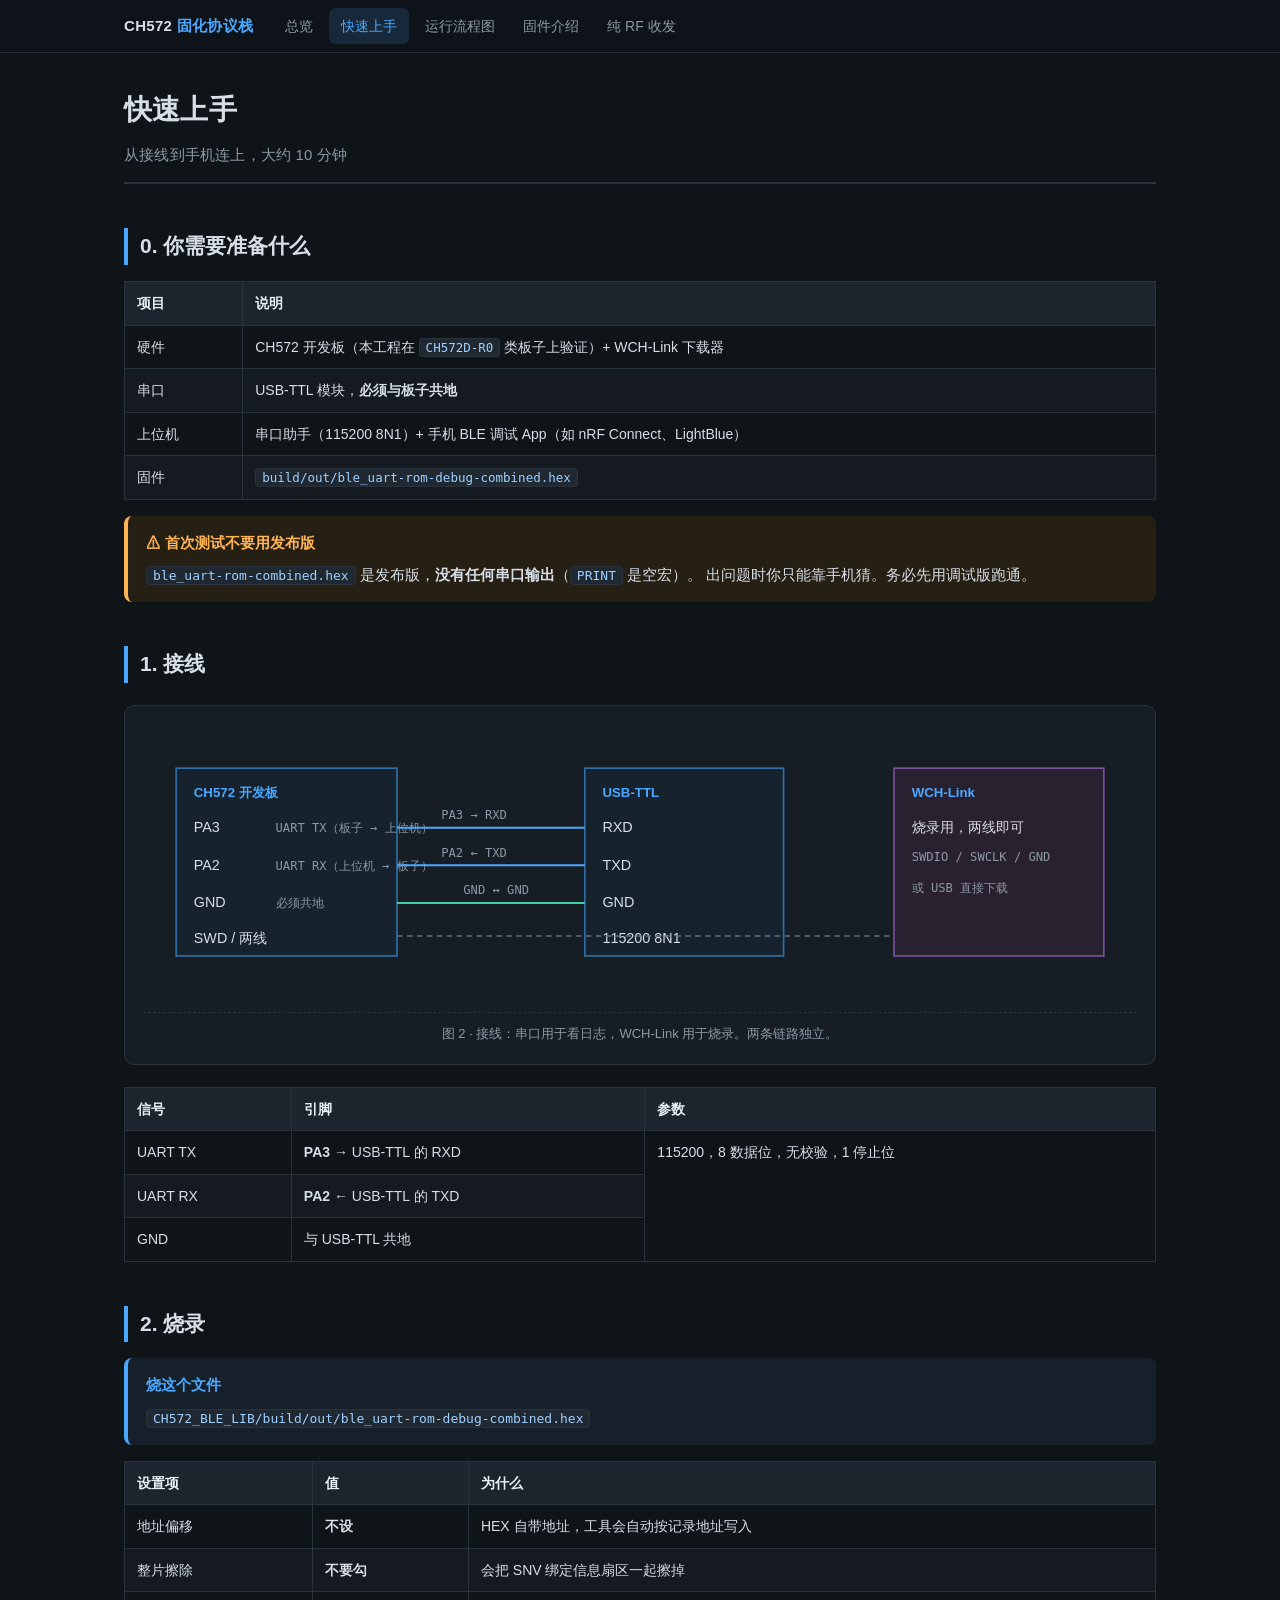
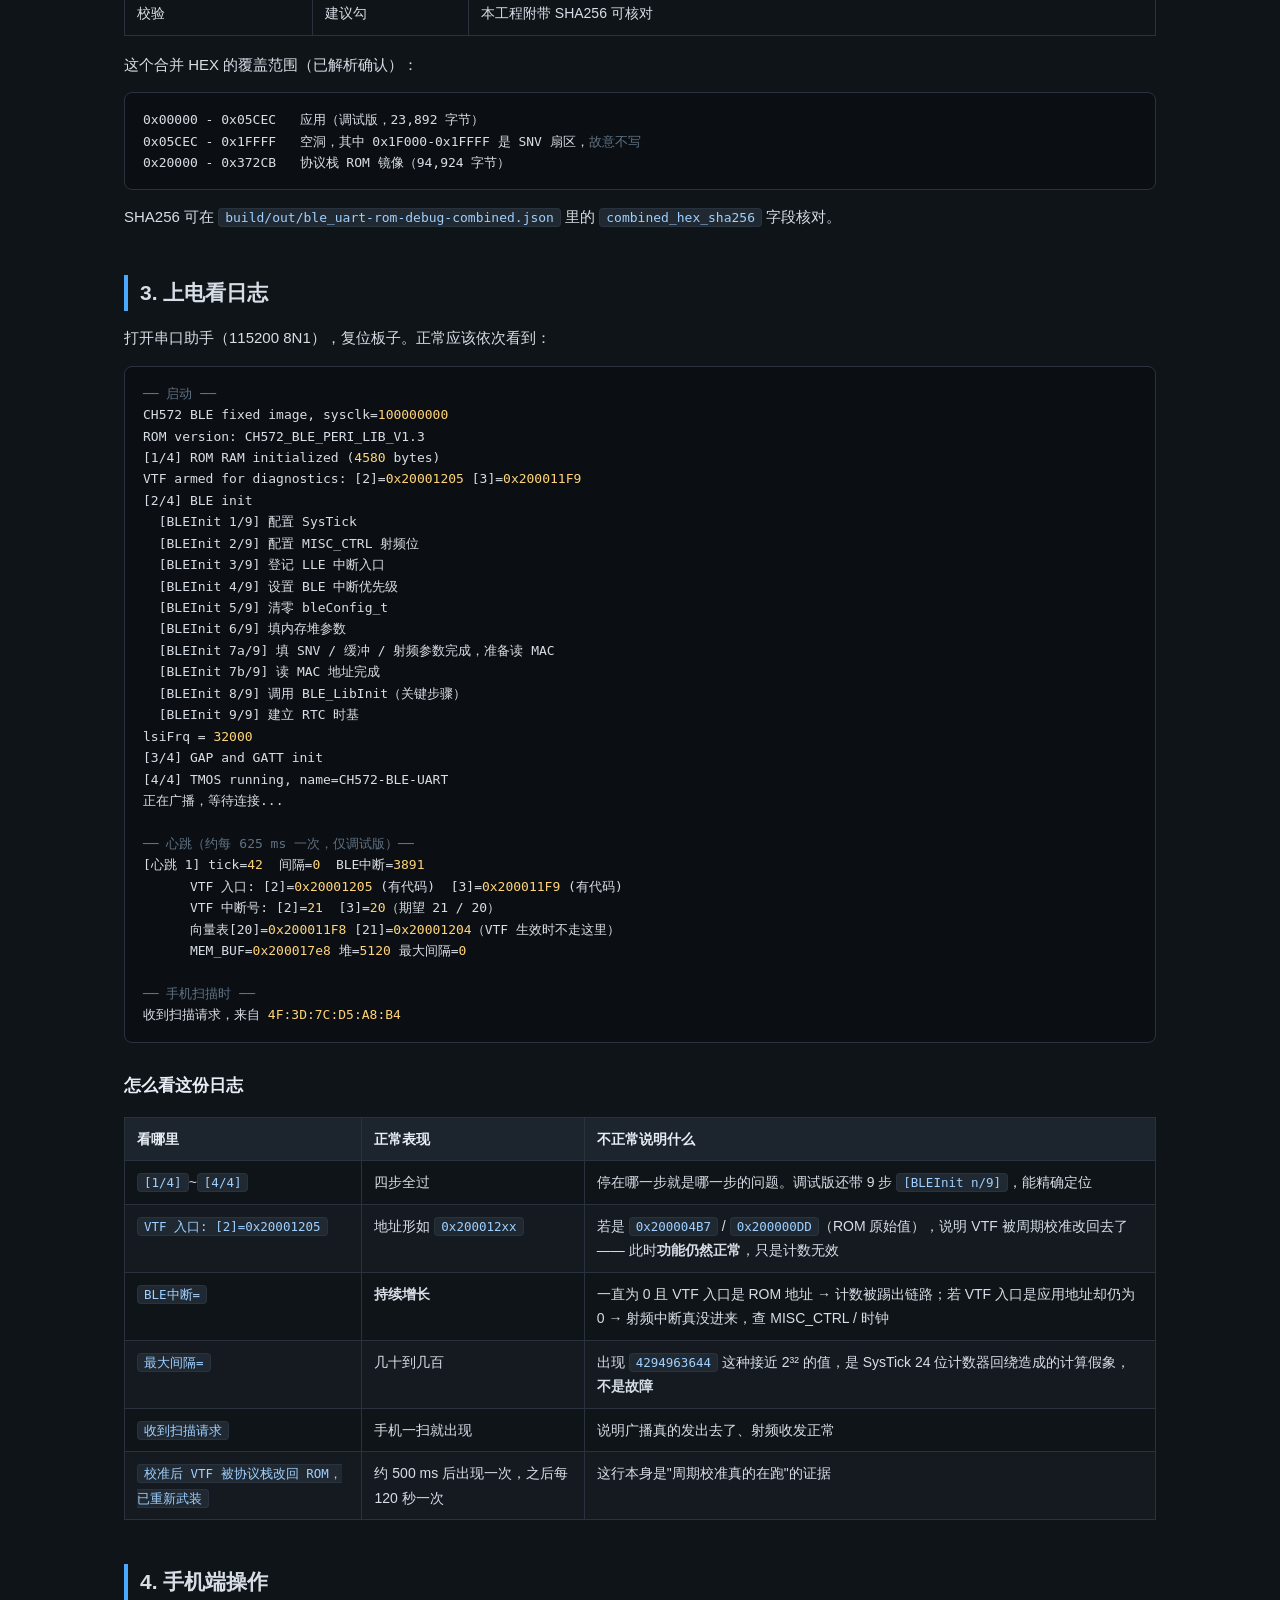
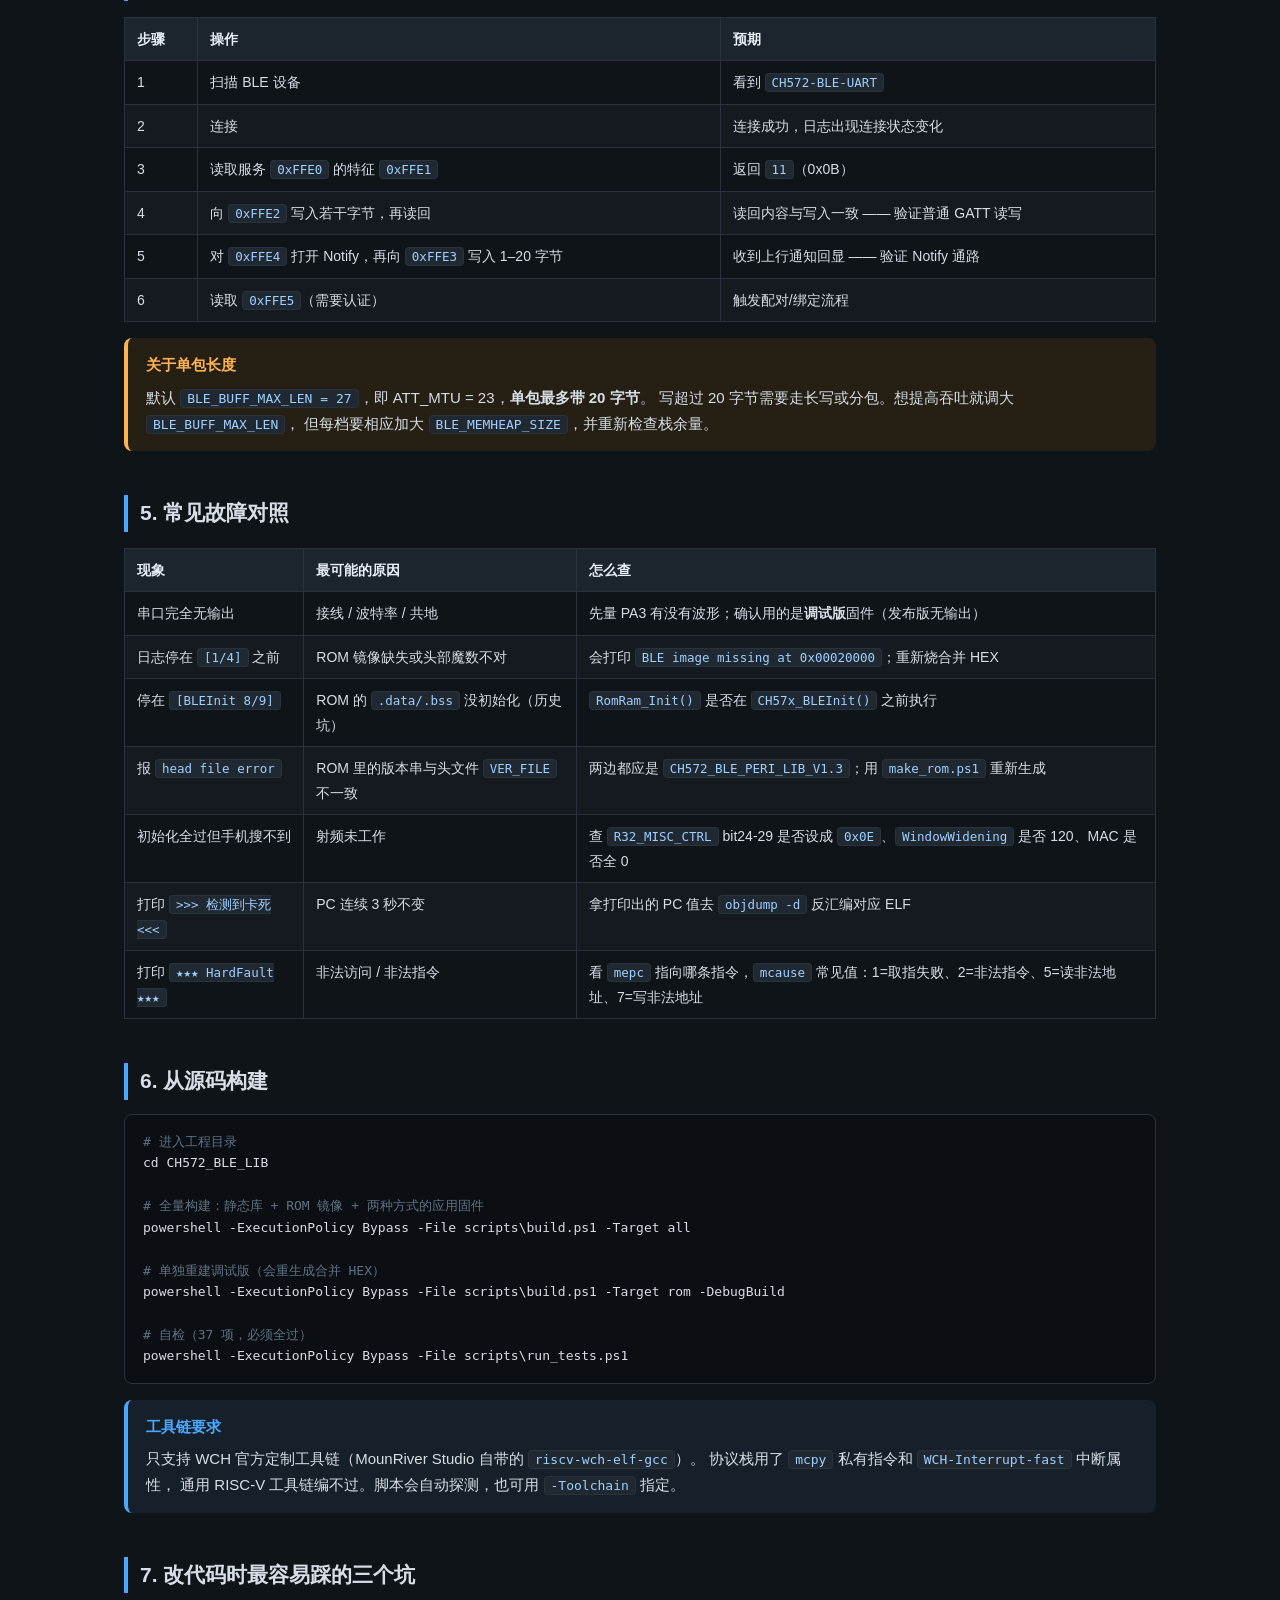
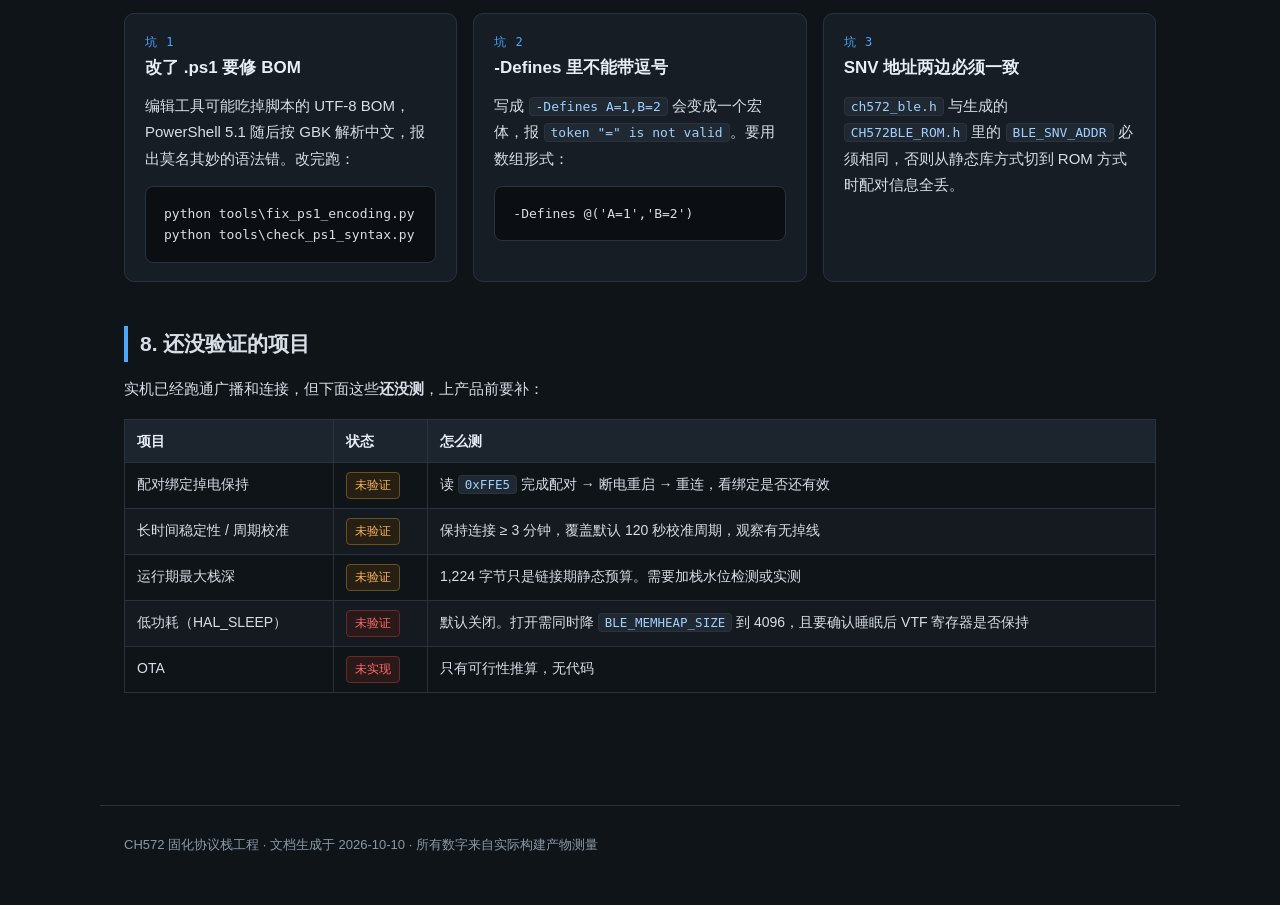
<file: docs/html/quickstart.html>
<!DOCTYPE html>
<html lang="zh-CN">
<head>
<meta charset="UTF-8">
<meta name="viewport" content="width=device-width, initial-scale=1">
<title>CH572 固化协议栈工程 · 快速上手</title>
<link rel="stylesheet" href="style.css">
</head>
<body>

<nav class="nav">
  <div class="nav-inner">
    <span class="brand">CH572 <span>固化协议栈</span></span>
    <a href="index.html">总览</a>
    <a href="quickstart.html" class="active">快速上手</a>
    <a href="flow.html">运行流程图</a>
    <a href="firmware.html">固件介绍</a>
    <a href="rf.html">纯 RF 收发</a>
  </div>
</nav>

<div class="wrap">

<h1>快速上手
  <span class="sub">从接线到手机连上，大约 10 分钟</span>
</h1>

<h2>0. 你需要准备什么</h2>

<table>
<thead><tr><th>项目</th><th>说明</th></tr></thead>
<tbody>
<tr><td>硬件</td><td>CH572 开发板（本工程在 <code>CH572D-R0</code> 类板子上验证）+ WCH-Link 下载器</td></tr>
<tr><td>串口</td><td>USB-TTL 模块，<strong>必须与板子共地</strong></td></tr>
<tr><td>上位机</td><td>串口助手（115200 8N1）+ 手机 BLE 调试 App（如 nRF Connect、LightBlue）</td></tr>
<tr><td>固件</td><td><code>build/out/ble_uart-rom-debug-combined.hex</code></td></tr>
</tbody>
</table>

<div class="box warn">
<span class="t">⚠ 首次测试不要用发布版</span>
<code>ble_uart-rom-combined.hex</code> 是发布版，<strong>没有任何串口输出</strong>（<code>PRINT</code> 是空宏）。
出问题时你只能靠手机猜。务必先用调试版跑通。
</div>

<h2>1. 接线</h2>

<figure>
<svg viewBox="0 0 900 250" xmlns="http://www.w3.org/2000/svg">
  <rect class="svg-box2" x="30" y="40" width="200" height="170"/>
  <text class="svg-t3" x="46" y="66">CH572 开发板</text>
  <text class="svg-t"  x="46" y="98">PA3</text>
  <text class="svg-t2" x="120" y="98">UART TX（板子 → 上位机）</text>
  <text class="svg-t"  x="46" y="132">PA2</text>
  <text class="svg-t2" x="120" y="132">UART RX（上位机 → 板子）</text>
  <text class="svg-t"  x="46" y="166">GND</text>
  <text class="svg-t2" x="120" y="166">必须共地</text>
  <text class="svg-t"  x="46" y="198">SWD / 两线</text>

  <rect class="svg-box2" x="400" y="40" width="180" height="170"/>
  <text class="svg-t3" x="416" y="66">USB-TTL</text>
  <text class="svg-t"  x="416" y="98">RXD</text>
  <text class="svg-t"  x="416" y="132">TXD</text>
  <text class="svg-t"  x="416" y="166">GND</text>
  <text class="svg-t"  x="416" y="198">115200 8N1</text>

  <line class="svg-line" x1="230" y1="94"  x2="400" y2="94"/>
  <text class="svg-t2" x="270" y="86">PA3 → RXD</text>
  <line class="svg-line" x1="230" y1="128" x2="400" y2="128"/>
  <text class="svg-t2" x="270" y="120">PA2 ← TXD</text>
  <line class="svg-ok"   x1="230" y1="162" x2="400" y2="162"/>
  <text class="svg-t2" x="290" y="154">GND ↔ GND</text>

  <rect class="svg-rom" x="680" y="40" width="190" height="170"/>
  <text class="svg-t3" x="696" y="66">WCH-Link</text>
  <text class="svg-t"  x="696" y="98">烧录用，两线即可</text>
  <text class="svg-t2" x="696" y="124">SWDIO / SWCLK / GND</text>
  <text class="svg-t2" x="696" y="152">或 USB 直接下载</text>
  <line class="svg-line2" x1="230" y1="192" x2="680" y2="192"/>
</svg>
<figcaption>图 2 · 接线：串口用于看日志，WCH-Link 用于烧录。两条链路独立。</figcaption>
</figure>

<table>
<thead><tr><th>信号</th><th>引脚</th><th>参数</th></tr></thead>
<tbody>
<tr><td>UART TX</td><td><strong>PA3</strong> → USB-TTL 的 RXD</td><td rowspan="3">115200，8 数据位，无校验，1 停止位</td></tr>
<tr><td>UART RX</td><td><strong>PA2</strong> ← USB-TTL 的 TXD</td></tr>
<tr><td>GND</td><td>与 USB-TTL 共地</td></tr>
</tbody>
</table>

<h2>2. 烧录</h2>

<div class="box info">
<span class="t">烧这个文件</span>
<code>CH572_BLE_LIB/build/out/ble_uart-rom-debug-combined.hex</code>
</div>

<table>
<thead><tr><th>设置项</th><th>值</th><th>为什么</th></tr></thead>
<tbody>
<tr><td>地址偏移</td><td><strong>不设</strong></td><td>HEX 自带地址，工具会自动按记录地址写入</td></tr>
<tr><td>整片擦除</td><td><strong>不要勾</strong></td><td>会把 SNV 绑定信息扇区一起擦掉</td></tr>
<tr><td>校验</td><td>建议勾</td><td>本工程附带 SHA256 可核对</td></tr>
</tbody>
</table>

<p>这个合并 HEX 的覆盖范围（已解析确认）：</p>

<pre><code>0x00000 - 0x05CEC   应用（调试版，23,892 字节）
0x05CEC - 0x1FFFF   空洞，其中 0x1F000-0x1FFFF 是 SNV 扇区，<span class="c">故意不写</span>
0x20000 - 0x372CB   协议栈 ROM 镜像（94,924 字节）</code></pre>

<p>SHA256 可在 <code>build/out/ble_uart-rom-debug-combined.json</code> 里的
<code>combined_hex_sha256</code> 字段核对。</p>

<h2>3. 上电看日志</h2>

<p>打开串口助手（115200 8N1），复位板子。正常应该依次看到：</p>

<pre><code><span class="c">── 启动 ──</span>
CH572 BLE fixed image, sysclk=<span class="n">100000000</span>
ROM version: CH572_BLE_PERI_LIB_V1.3
[1/4] ROM RAM initialized (<span class="n">4580</span> bytes)
VTF armed for diagnostics: [2]=<span class="n">0x20001205</span> [3]=<span class="n">0x200011F9</span>
[2/4] BLE init
  [BLEInit 1/9] 配置 SysTick
  [BLEInit 2/9] 配置 MISC_CTRL 射频位
  [BLEInit 3/9] 登记 LLE 中断入口
  [BLEInit 4/9] 设置 BLE 中断优先级
  [BLEInit 5/9] 清零 bleConfig_t
  [BLEInit 6/9] 填内存堆参数
  [BLEInit 7a/9] 填 SNV / 缓冲 / 射频参数完成，准备读 MAC
  [BLEInit 7b/9] 读 MAC 地址完成
  [BLEInit 8/9] 调用 BLE_LibInit（关键步骤）
  [BLEInit 9/9] 建立 RTC 时基
lsiFrq = <span class="n">32000</span>
[3/4] GAP and GATT init
[4/4] TMOS running, name=CH572-BLE-UART
正在广播，等待连接...

<span class="c">── 心跳（约每 625 ms 一次，仅调试版）──</span>
[心跳 1] tick=<span class="n">42</span>  间隔=<span class="n">0</span>  BLE中断=<span class="n">3891</span>
      VTF 入口: [2]=<span class="n">0x20001205</span> (有代码)  [3]=<span class="n">0x200011F9</span> (有代码)
      VTF 中断号: [2]=<span class="n">21</span>  [3]=<span class="n">20</span>（期望 21 / 20）
      向量表[20]=<span class="n">0x200011F8</span> [21]=<span class="n">0x20001204</span>（VTF 生效时不走这里）
      MEM_BUF=<span class="n">0x200017e8</span> 堆=<span class="n">5120</span> 最大间隔=<span class="n">0</span>

<span class="c">── 手机扫描时 ──</span>
收到扫描请求，来自 <span class="n">4F:3D:7C:D5:A8:B4</span></code></pre>

<h3>怎么看这份日志</h3>

<table>
<thead><tr><th>看哪里</th><th>正常表现</th><th>不正常说明什么</th></tr></thead>
<tbody>
<tr>
  <td><code>[1/4]</code>~<code>[4/4]</code></td>
  <td>四步全过</td>
  <td>停在哪一步就是哪一步的问题。调试版还带 9 步 <code>[BLEInit n/9]</code>，能精确定位</td>
</tr>
<tr>
  <td><code>VTF 入口: [2]=0x20001205</code></td>
  <td>地址形如 <code>0x200012xx</code></td>
  <td>若是 <code>0x200004B7</code> / <code>0x200000DD</code>（ROM 原始值），说明 VTF 被周期校准改回去了 —— 此时<b>功能仍然正常</b>，只是计数无效</td>
</tr>
<tr>
  <td><code>BLE中断=</code></td>
  <td><strong>持续增长</strong></td>
  <td>一直为 0 且 VTF 入口是 ROM 地址 → 计数被踢出链路；若 VTF 入口是应用地址却仍为 0 → 射频中断真没进来，查 MISC_CTRL / 时钟</td>
</tr>
<tr>
  <td><code>最大间隔=</code></td>
  <td>几十到几百</td>
  <td>出现 <code>4294963644</code> 这种接近 2³² 的值，是 SysTick 24 位计数器回绕造成的计算假象，<b>不是故障</b></td>
</tr>
<tr>
  <td><code>收到扫描请求</code></td>
  <td>手机一扫就出现</td>
  <td>说明广播真的发出去了、射频收发正常</td>
</tr>
<tr>
  <td><code>校准后 VTF 被协议栈改回 ROM，已重新武装</code></td>
  <td>约 500 ms 后出现一次，之后每 120 秒一次</td>
  <td>这行本身是"周期校准真的在跑"的证据</td>
</tr>
</tbody>
</table>

<h2>4. 手机端操作</h2>

<table>
<thead><tr><th>步骤</th><th>操作</th><th>预期</th></tr></thead>
<tbody>
<tr><td>1</td><td>扫描 BLE 设备</td><td>看到 <code>CH572-BLE-UART</code></td></tr>
<tr><td>2</td><td>连接</td><td>连接成功，日志出现连接状态变化</td></tr>
<tr><td>3</td><td>读取服务 <code>0xFFE0</code> 的特征 <code>0xFFE1</code></td><td>返回 <code>11</code>（0x0B）</td></tr>
<tr><td>4</td><td>向 <code>0xFFE2</code> 写入若干字节，再读回</td><td>读回内容与写入一致 —— 验证普通 GATT 读写</td></tr>
<tr><td>5</td><td>对 <code>0xFFE4</code> 打开 Notify，再向 <code>0xFFE3</code> 写入 1–20 字节</td><td>收到上行通知回显 —— 验证 Notify 通路</td></tr>
<tr><td>6</td><td>读取 <code>0xFFE5</code>（需要认证）</td><td>触发配对/绑定流程</td></tr>
</tbody>
</table>

<div class="box warn">
<span class="t">关于单包长度</span>
默认 <code>BLE_BUFF_MAX_LEN = 27</code>，即 ATT_MTU = 23，<strong>单包最多带 20 字节</strong>。
写超过 20 字节需要走长写或分包。想提高吞吐就调大 <code>BLE_BUFF_MAX_LEN</code>，
但每档要相应加大 <code>BLE_MEMHEAP_SIZE</code>，并重新检查栈余量。
</div>

<h2>5. 常见故障对照</h2>

<table>
<thead><tr><th>现象</th><th>最可能的原因</th><th>怎么查</th></tr></thead>
<tbody>
<tr>
  <td>串口完全无输出</td>
  <td>接线 / 波特率 / 共地</td>
  <td>先量 PA3 有没有波形；确认用的是<b>调试版</b>固件（发布版无输出）</td>
</tr>
<tr>
  <td>日志停在 <code>[1/4]</code> 之前</td>
  <td>ROM 镜像缺失或头部魔数不对</td>
  <td>会打印 <code>BLE image missing at 0x00020000</code>；重新烧合并 HEX</td>
</tr>
<tr>
  <td>停在 <code>[BLEInit 8/9]</code></td>
  <td>ROM 的 <code>.data/.bss</code> 没初始化（历史坑）</td>
  <td><code>RomRam_Init()</code> 是否在 <code>CH57x_BLEInit()</code> 之前执行</td>
</tr>
<tr>
  <td>报 <code>head file error</code></td>
  <td>ROM 里的版本串与头文件 <code>VER_FILE</code> 不一致</td>
  <td>两边都应是 <code>CH572_BLE_PERI_LIB_V1.3</code>；用 <code>make_rom.ps1</code> 重新生成</td>
</tr>
<tr>
  <td>初始化全过但手机搜不到</td>
  <td>射频未工作</td>
  <td>查 <code>R32_MISC_CTRL</code> bit24-29 是否设成 <code>0x0E</code>、<code>WindowWidening</code> 是否 120、MAC 是否全 0</td>
</tr>
<tr>
  <td>打印 <code>&gt;&gt;&gt; 检测到卡死 &lt;&lt;&lt;</code></td>
  <td>PC 连续 3 秒不变</td>
  <td>拿打印出的 PC 值去 <code>objdump -d</code> 反汇编对应 ELF</td>
</tr>
<tr>
  <td>打印 <code>★★★ HardFault ★★★</code></td>
  <td>非法访问 / 非法指令</td>
  <td>看 <code>mepc</code> 指向哪条指令，<code>mcause</code> 常见值：1=取指失败、2=非法指令、5=读非法地址、7=写非法地址</td>
</tr>
</tbody>
</table>

<h2>6. 从源码构建</h2>

<pre><code><span class="c"># 进入工程目录</span>
cd CH572_BLE_LIB

<span class="c"># 全量构建：静态库 + ROM 镜像 + 两种方式的应用固件</span>
powershell -ExecutionPolicy Bypass -File scripts\build.ps1 -Target all

<span class="c"># 单独重建调试版（会重生成合并 HEX）</span>
powershell -ExecutionPolicy Bypass -File scripts\build.ps1 -Target rom -DebugBuild

<span class="c"># 自检（37 项，必须全过）</span>
powershell -ExecutionPolicy Bypass -File scripts\run_tests.ps1</code></pre>

<div class="box info">
<span class="t">工具链要求</span>
只支持 WCH 官方定制工具链（MounRiver Studio 自带的 <code>riscv-wch-elf-gcc</code>）。
协议栈用了 <code>mcpy</code> 私有指令和 <code>WCH-Interrupt-fast</code> 中断属性，
通用 RISC-V 工具链编不过。脚本会自动探测，也可用 <code>-Toolchain</code> 指定。
</div>

<h2>7. 改代码时最容易踩的三个坑</h2>

<div class="grid c3">
<div class="card">
<div class="num">坑 1</div>
<h3>改了 .ps1 要修 BOM</h3>
<p style="margin-bottom:0">编辑工具可能吃掉脚本的 UTF-8 BOM，PowerShell 5.1 随后按 GBK 解析中文，报出莫名其妙的语法错。改完跑：</p>
<pre style="margin-bottom:0"><code>python tools\fix_ps1_encoding.py
python tools\check_ps1_syntax.py</code></pre>
</div>
<div class="card">
<div class="num">坑 2</div>
<h3>-Defines 里不能带逗号</h3>
<p>写成 <code>-Defines A=1,B=2</code> 会变成一个宏体，报 <code>token "=" is not valid</code>。要用数组形式：</p>
<pre style="margin-bottom:0"><code>-Defines @('A=1','B=2')</code></pre>
</div>
<div class="card">
<div class="num">坑 3</div>
<h3>SNV 地址两边必须一致</h3>
<p style="margin-bottom:0"><code>ch572_ble.h</code> 与生成的 <code>CH572BLE_ROM.h</code> 里的
<code>BLE_SNV_ADDR</code> 必须相同，否则从静态库方式切到 ROM 方式时配对信息全丢。</p>
</div>
</div>

<h2>8. 还没验证的项目</h2>

<p>实机已经跑通广播和连接，但下面这些<strong>还没测</strong>，上产品前要补：</p>

<table>
<thead><tr><th>项目</th><th>状态</th><th>怎么测</th></tr></thead>
<tbody>
<tr><td>配对绑定掉电保持</td><td><span class="badge b-warn">未验证</span></td><td>读 <code>0xFFE5</code> 完成配对 → 断电重启 → 重连，看绑定是否还有效</td></tr>
<tr><td>长时间稳定性 / 周期校准</td><td><span class="badge b-warn">未验证</span></td><td>保持连接 ≥ 3 分钟，覆盖默认 120 秒校准周期，观察有无掉线</td></tr>
<tr><td>运行期最大栈深</td><td><span class="badge b-warn">未验证</span></td><td>1,224 字节只是链接期静态预算。需要加栈水位检测或实测</td></tr>
<tr><td>低功耗（HAL_SLEEP）</td><td><span class="badge b-bad">未验证</span></td><td>默认关闭。打开需同时降 <code>BLE_MEMHEAP_SIZE</code> 到 4096，且要确认睡眠后 VTF 寄存器是否保持</td></tr>
<tr><td>OTA</td><td><span class="badge b-bad">未实现</span></td><td>只有可行性推算，无代码</td></tr>
</tbody>
</table>

</div>

<footer>
CH572 固化协议栈工程 · 文档生成于 2026-10-10 · 所有数字来自实际构建产物测量
</footer>

</body>
</html>
</file>
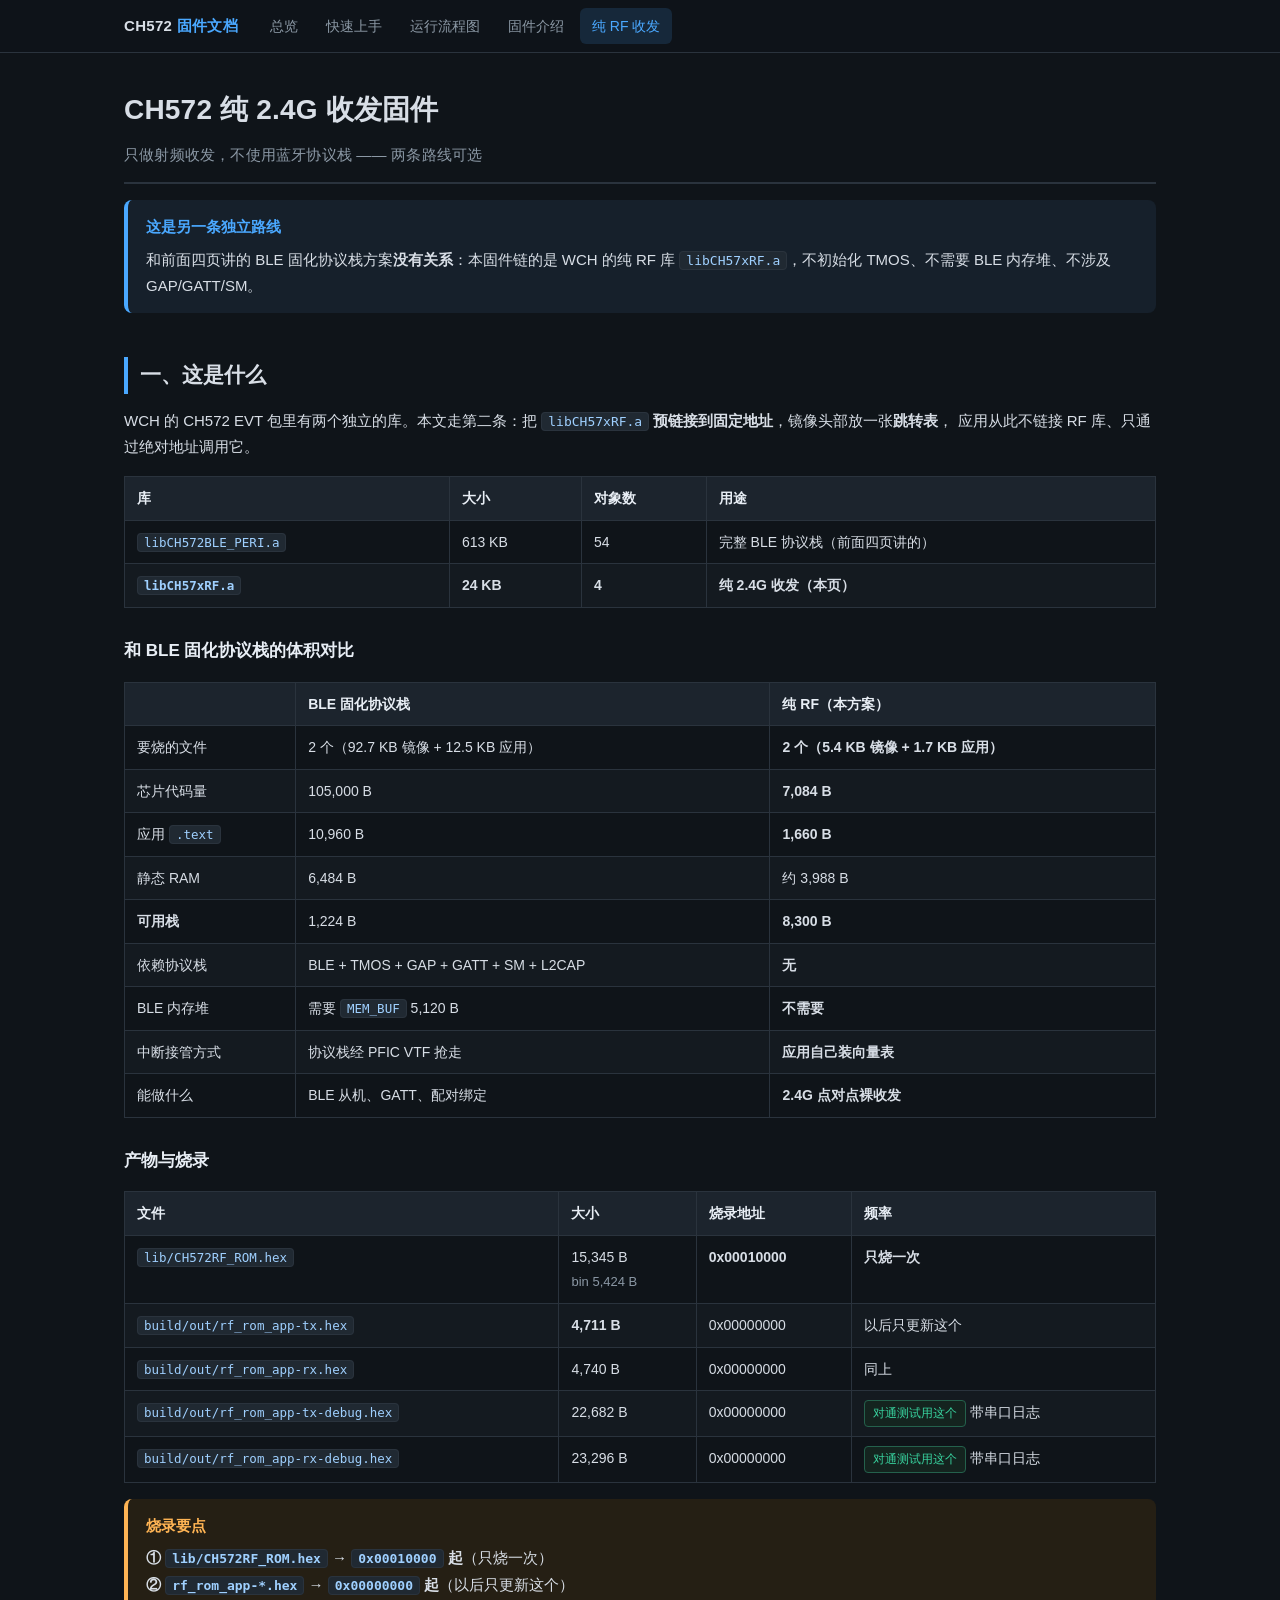
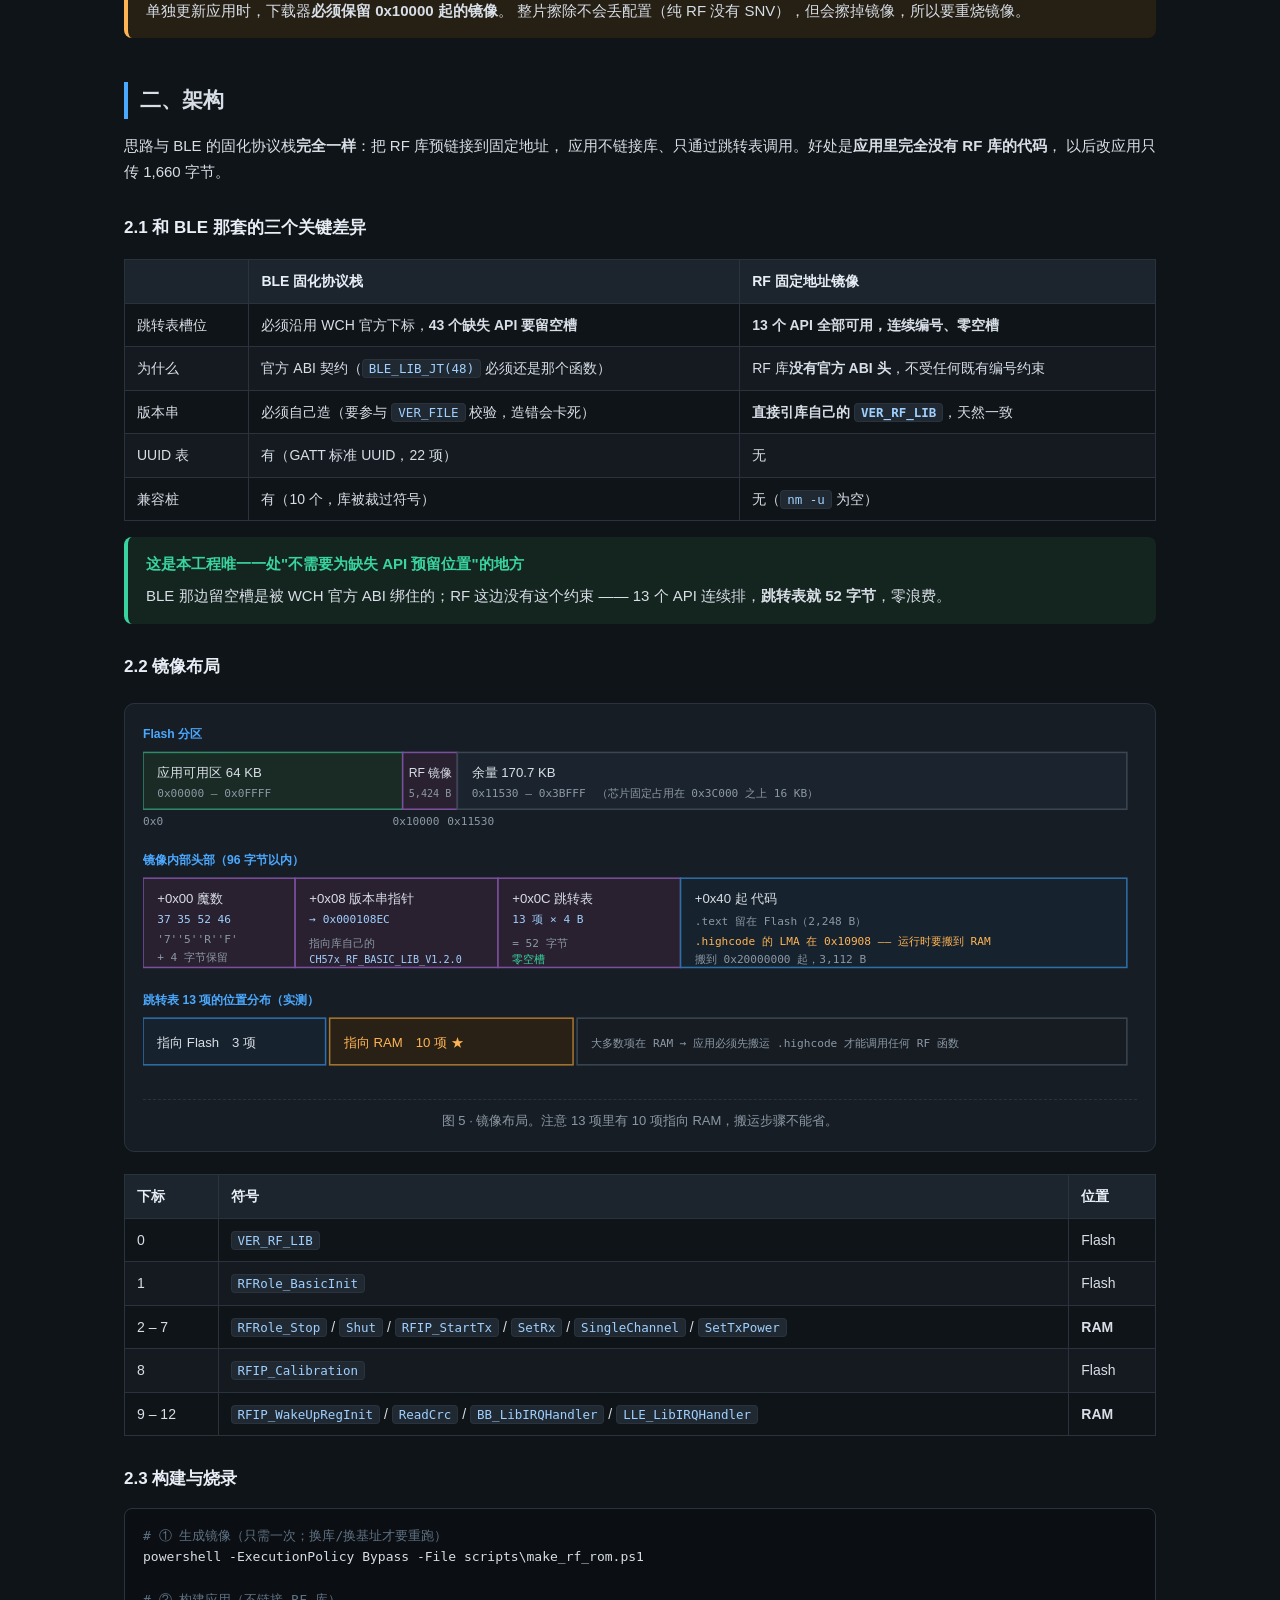
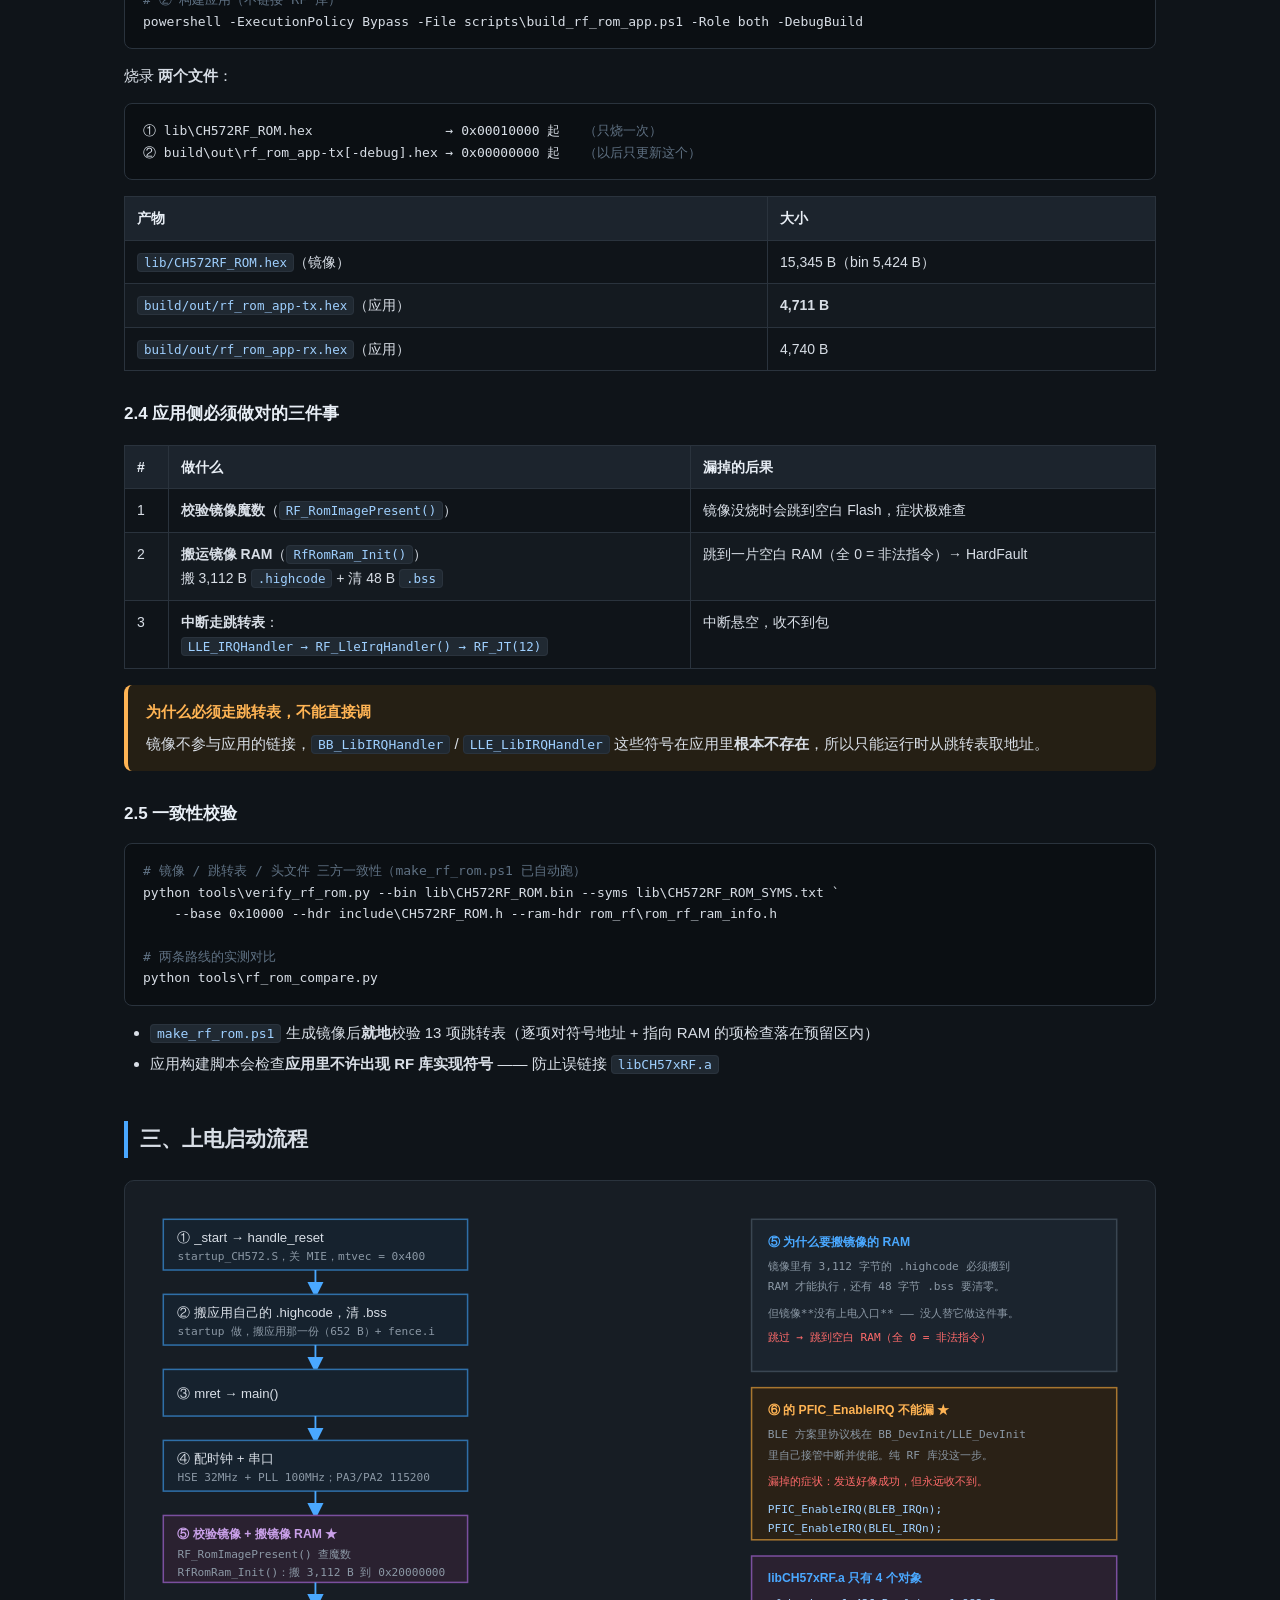
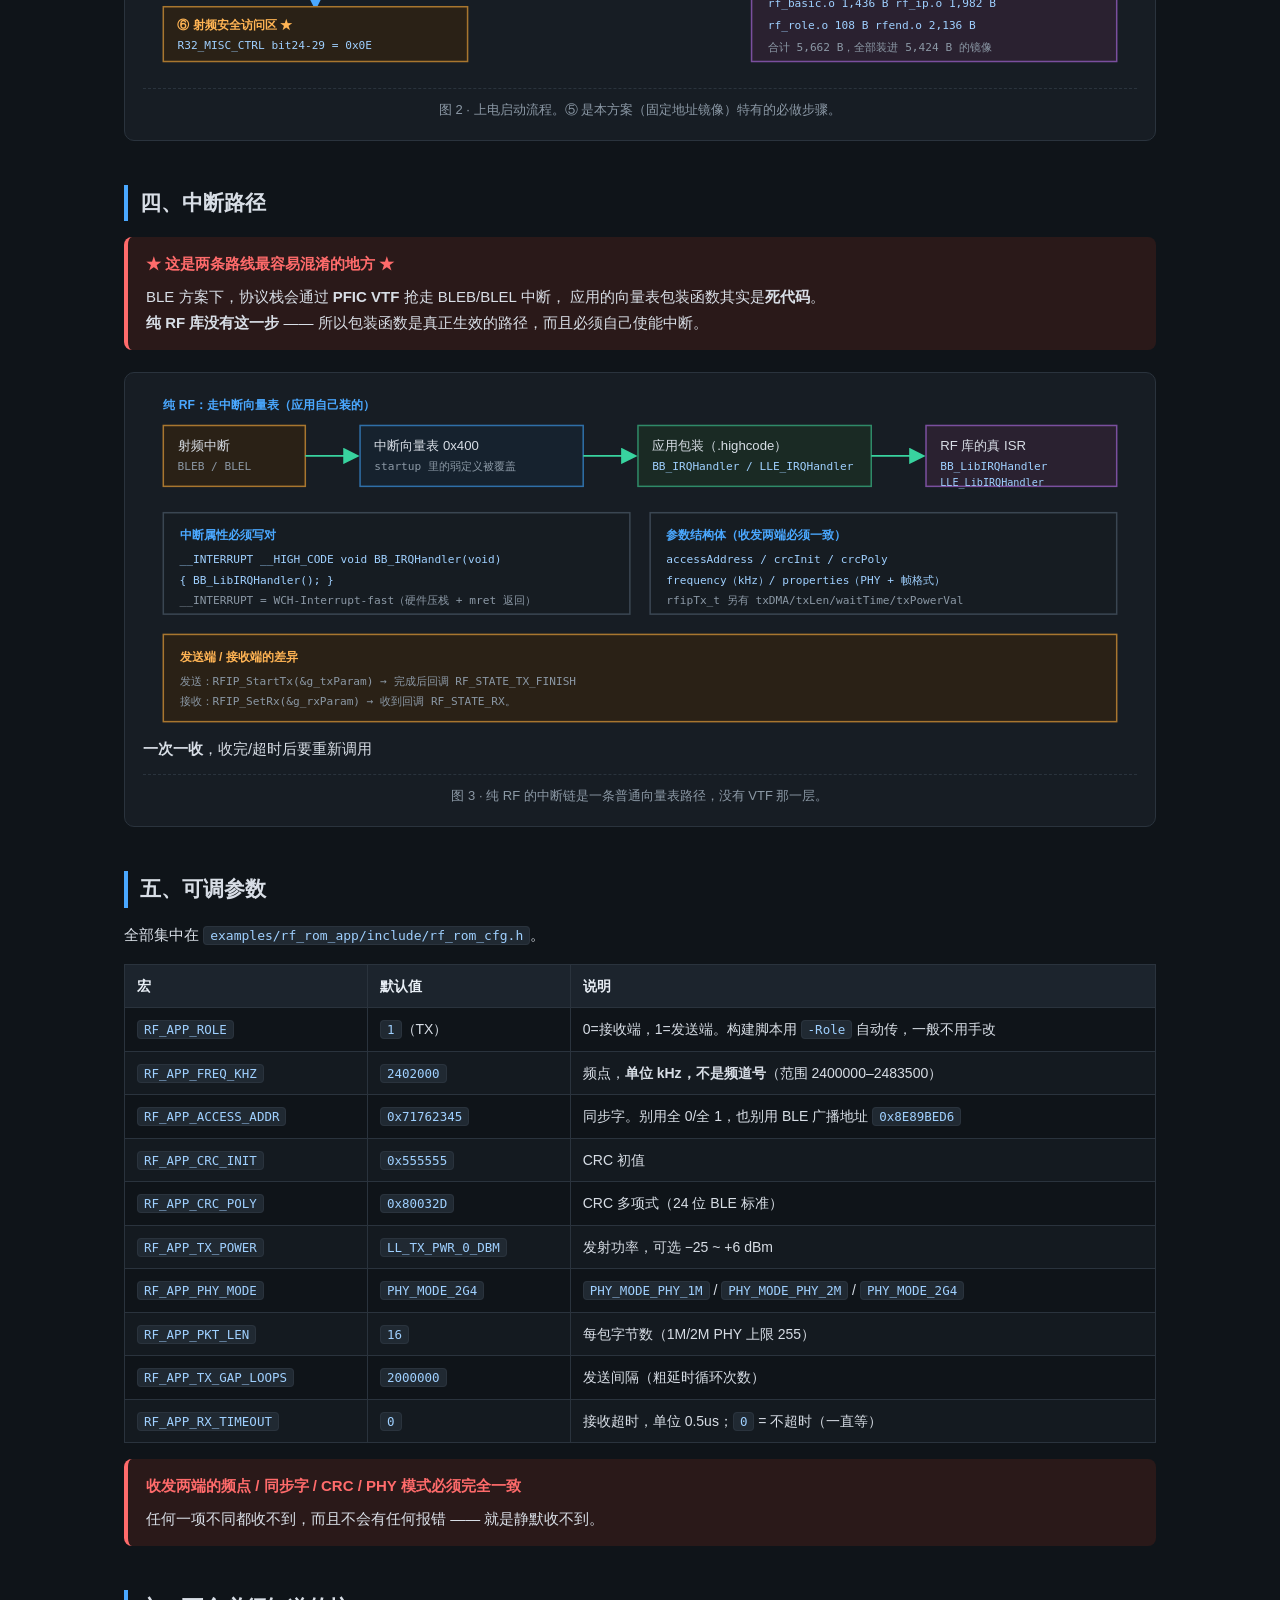
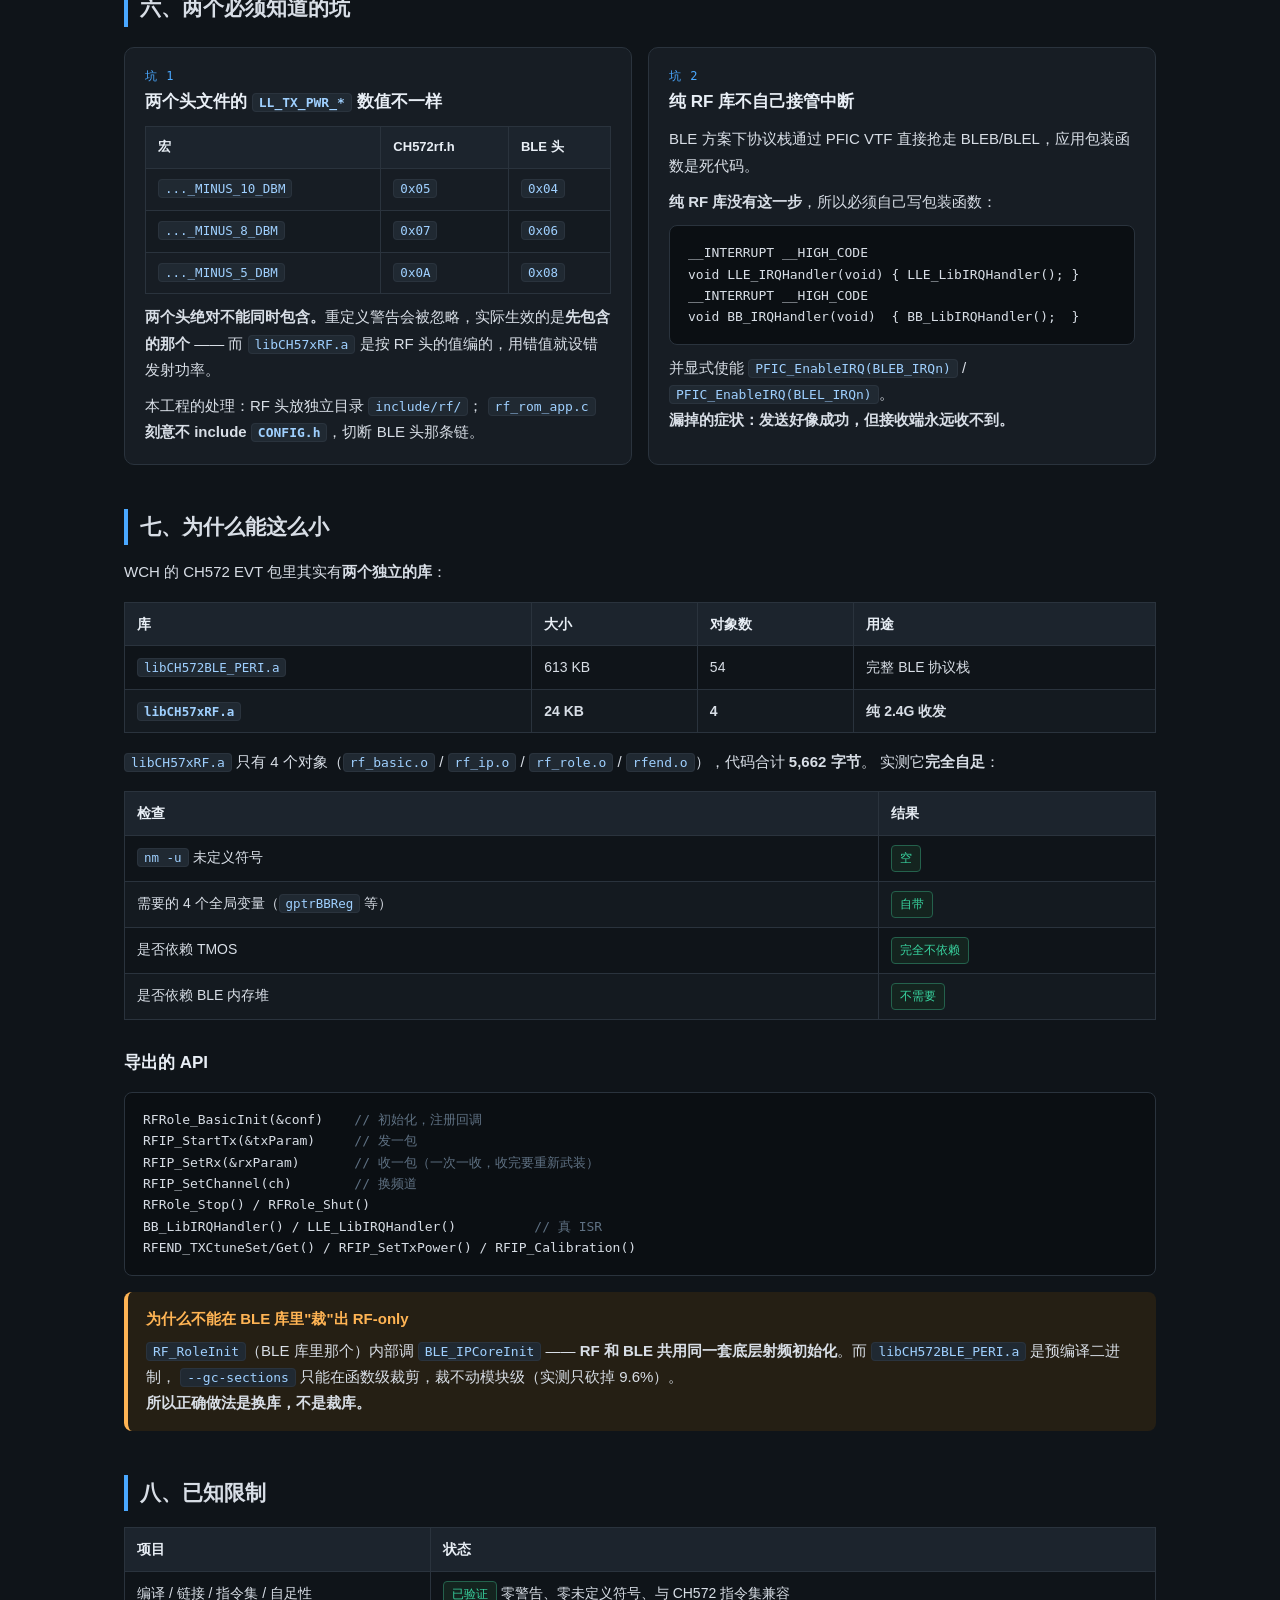
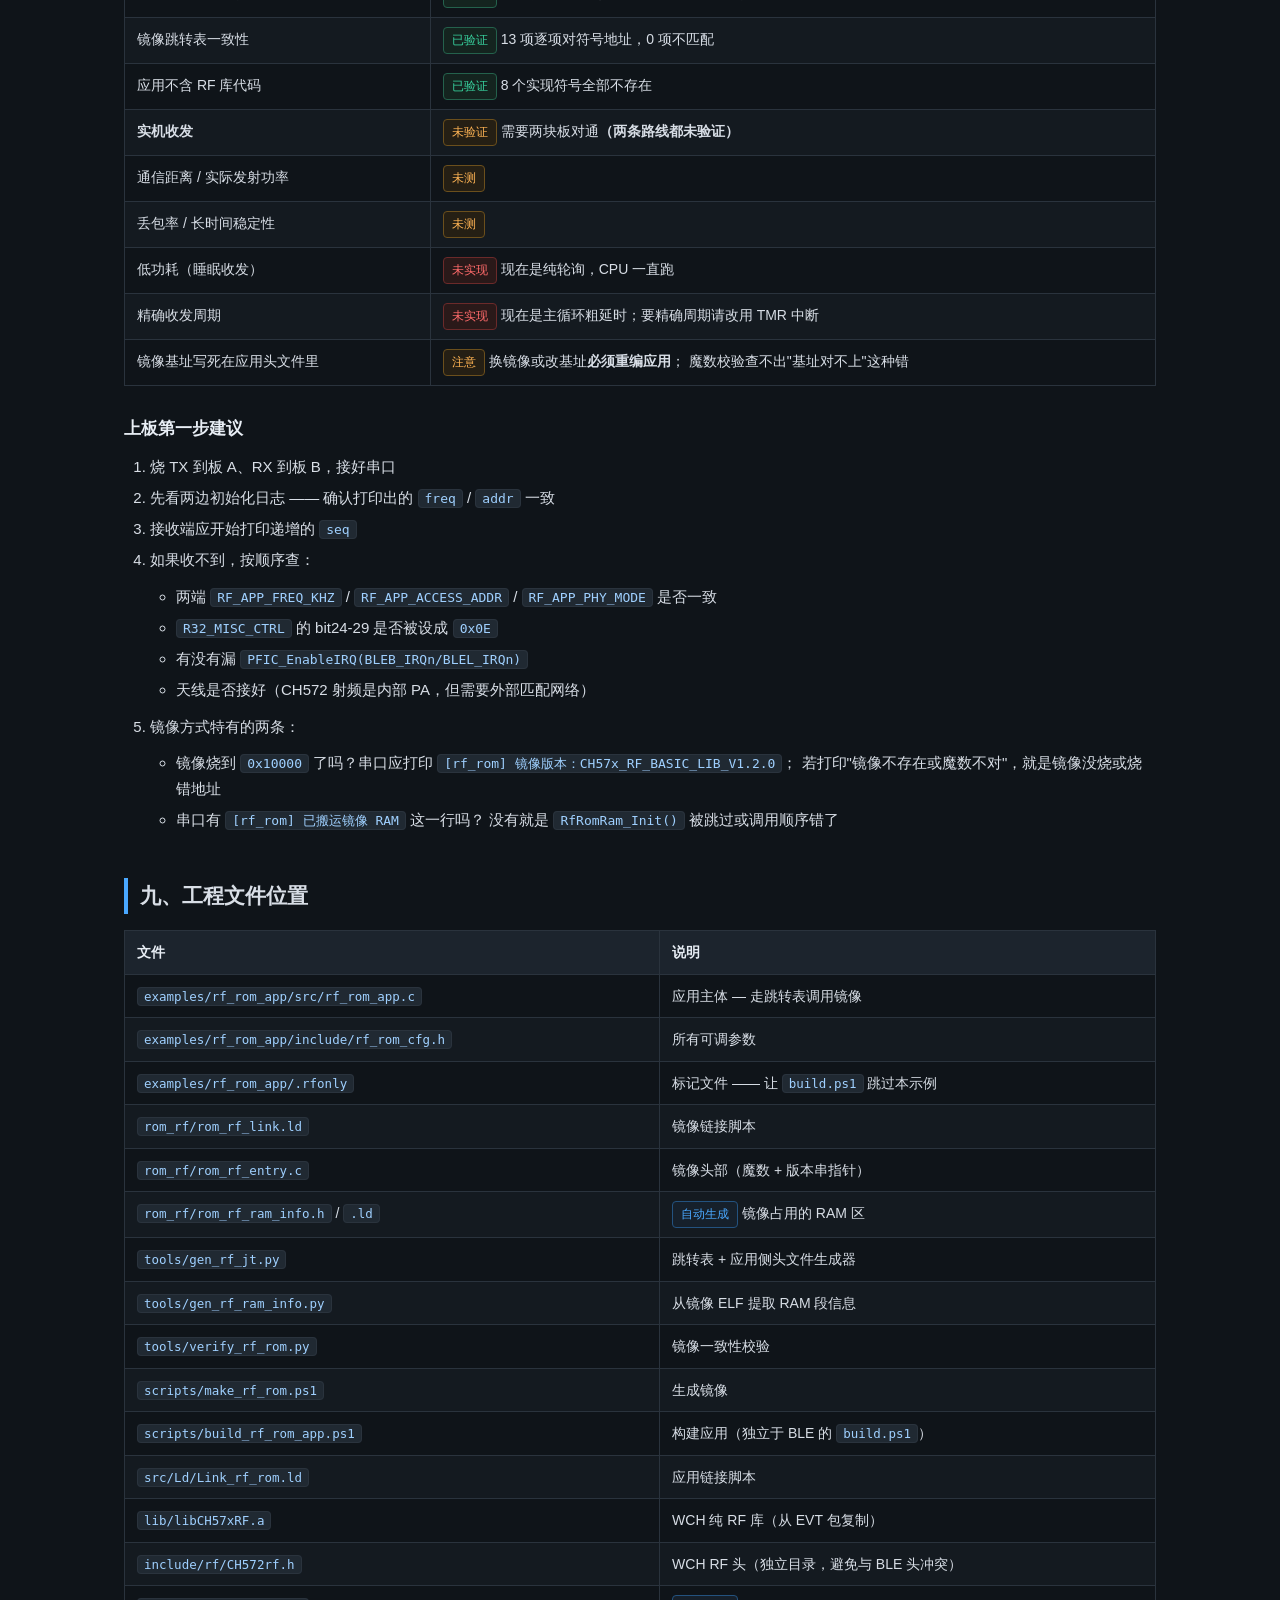
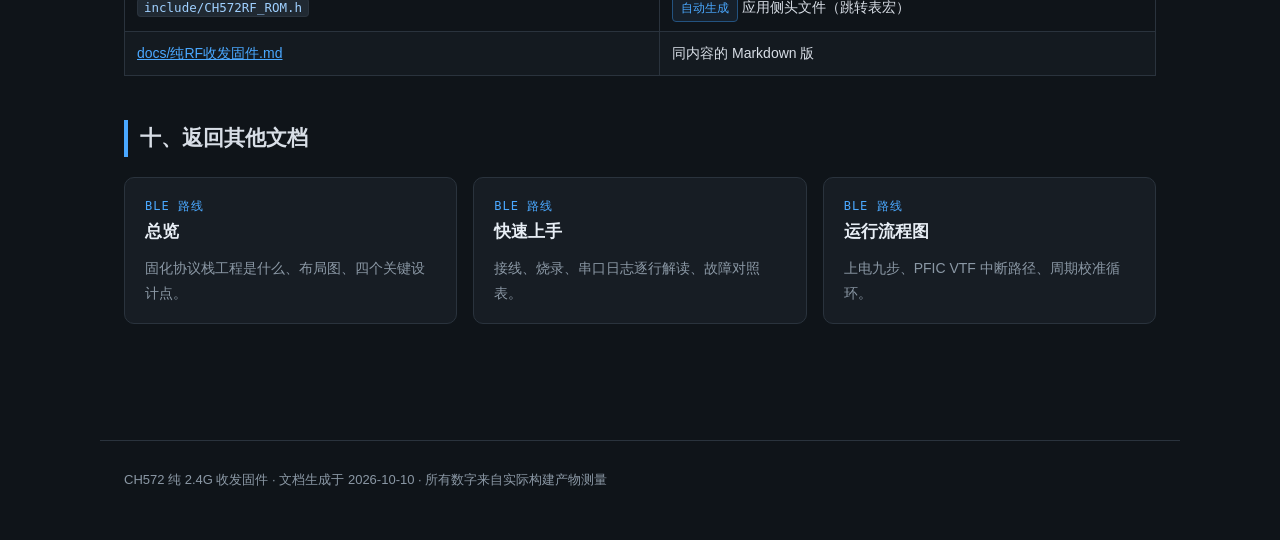
<file: docs/html/rf.html>
<!DOCTYPE html>
<html lang="zh-CN">
<head>
<meta charset="UTF-8">
<meta name="viewport" content="width=device-width, initial-scale=1">
<title>CH572 纯 2.4G 收发固件</title>
<link rel="stylesheet" href="style.css">
</head>
<body>

<nav class="nav">
  <div class="nav-inner">
    <span class="brand">CH572 <span>固件文档</span></span>
    <a href="index.html">总览</a>
    <a href="quickstart.html">快速上手</a>
    <a href="flow.html">运行流程图</a>
    <a href="firmware.html">固件介绍</a>
    <a href="rf.html" class="active">纯 RF 收发</a>
  </div>
</nav>

<div class="wrap">

<h1>CH572 纯 2.4G 收发固件
  <span class="sub">只做射频收发，不使用蓝牙协议栈 —— 两条路线可选</span>
</h1>

<div class="box info">
  <span class="t">这是另一条独立路线</span>
  和前面四页讲的 BLE 固化协议栈方案<strong>没有关系</strong>：本固件链的是 WCH 的纯 RF 库
  <code>libCH57xRF.a</code>，不初始化 TMOS、不需要 BLE 内存堆、不涉及 GAP/GATT/SM。
</div>

<h2>一、这是什么</h2>

<p>WCH 的 CH572 EVT 包里有两个独立的库。本文走第二条：把 <code>libCH57xRF.a</code>
<strong>预链接到固定地址</strong>，镜像头部放一张<strong>跳转表</strong>，
应用从此不链接 RF 库、只通过绝对地址调用它。</p>

<table>
<thead><tr><th>库</th><th>大小</th><th>对象数</th><th>用途</th></tr></thead>
<tbody>
<tr><td><code>libCH572BLE_PERI.a</code></td><td>613 KB</td><td>54</td><td>完整 BLE 协议栈（前面四页讲的）</td></tr>
<tr><td><strong><code>libCH57xRF.a</code></strong></td><td><strong>24 KB</strong></td><td><strong>4</strong></td><td><strong>纯 2.4G 收发（本页）</strong></td></tr>
</tbody>
</table>

<h3>和 BLE 固化协议栈的体积对比</h3>

<table>
<thead><tr><th></th><th>BLE 固化协议栈</th><th>纯 RF（本方案）</th></tr></thead>
<tbody>
<tr><td>要烧的文件</td><td>2 个（92.7 KB 镜像 + 12.5 KB 应用）</td><td><strong>2 个（5.4 KB 镜像 + 1.7 KB 应用）</strong></td></tr>
<tr><td>芯片代码量</td><td>105,000 B</td><td><strong>7,084 B</strong></td></tr>
<tr><td>应用 <code>.text</code></td><td>10,960 B</td><td><strong>1,660 B</strong></td></tr>
<tr><td>静态 RAM</td><td>6,484 B</td><td>约 3,988 B</td></tr>
<tr><td><strong>可用栈</strong></td><td>1,224 B</td><td><strong>8,300 B</strong></td></tr>
<tr><td>依赖协议栈</td><td>BLE + TMOS + GAP + GATT + SM + L2CAP</td><td><strong>无</strong></td></tr>
<tr><td>BLE 内存堆</td><td>需要 <code>MEM_BUF</code> 5,120 B</td><td><strong>不需要</strong></td></tr>
<tr><td>中断接管方式</td><td>协议栈经 PFIC VTF 抢走</td><td><strong>应用自己装向量表</strong></td></tr>
<tr><td>能做什么</td><td>BLE 从机、GATT、配对绑定</td><td><strong>2.4G 点对点裸收发</strong></td></tr>
</tbody>
</table>

<h3>产物与烧录</h3>

<table>
<thead><tr><th>文件</th><th>大小</th><th>烧录地址</th><th>频率</th></tr></thead>
<tbody>
<tr>
  <td><code>lib/CH572RF_ROM.hex</code></td><td>15,345 B<br><span style="color:var(--fg-dim);font-size:13px">bin 5,424 B</span></td>
  <td><strong>0x00010000</strong></td><td><strong>只烧一次</strong></td>
</tr>
<tr>
  <td><code>build/out/rf_rom_app-tx.hex</code></td><td><strong>4,711 B</strong></td>
  <td>0x00000000</td><td>以后只更新这个</td>
</tr>
<tr>
  <td><code>build/out/rf_rom_app-rx.hex</code></td><td>4,740 B</td><td>0x00000000</td><td>同上</td>
</tr>
<tr>
  <td><code>build/out/rf_rom_app-tx-debug.hex</code></td><td>22,682 B</td><td>0x00000000</td>
  <td><span class="badge b-ok">对通测试用这个</span> 带串口日志</td>
</tr>
<tr>
  <td><code>build/out/rf_rom_app-rx-debug.hex</code></td><td>23,296 B</td><td>0x00000000</td>
  <td><span class="badge b-ok">对通测试用这个</span> 带串口日志</td>
</tr>
</tbody>
</table>

<div class="box warn">
  <span class="t">烧录要点</span>
  <strong>① <code>lib/CH572RF_ROM.hex</code> → <code>0x00010000</code> 起</strong>（只烧一次）<br>
  <strong>② <code>rf_rom_app-*.hex</code> → <code>0x00000000</code> 起</strong>（以后只更新这个）<br>
  单独更新应用时，下载器<strong>必须保留 0x10000 起的镜像</strong>。
  整片擦除不会丢配置（纯 RF 没有 SNV），但会擦掉镜像，所以要重烧镜像。
</div>

<h2 id="scheme-b">二、架构</h2>

<p>思路与 BLE 的固化协议栈<strong>完全一样</strong>：把 RF 库预链接到固定地址，
应用不链接库、只通过跳转表调用。好处是<strong>应用里完全没有 RF 库的代码</strong>，
以后改应用只传 1,660 字节。</p>

<h3>2.1 和 BLE 那套的三个关键差异</h3>

<table>
<thead><tr><th></th><th>BLE 固化协议栈</th><th>RF 固定地址镜像</th></tr></thead>
<tbody>
<tr>
  <td>跳转表槽位</td>
  <td>必须沿用 WCH 官方下标，<strong>43 个缺失 API 要留空槽</strong></td>
  <td><strong>13 个 API 全部可用，连续编号、零空槽</strong></td>
</tr>
<tr>
  <td>为什么</td>
  <td>官方 ABI 契约（<code>BLE_LIB_JT(48)</code> 必须还是那个函数）</td>
  <td>RF 库<strong>没有官方 ABI 头</strong>，不受任何既有编号约束</td>
</tr>
<tr>
  <td>版本串</td>
  <td>必须自己造（要参与 <code>VER_FILE</code> 校验，造错会卡死）</td>
  <td><strong>直接引库自己的 <code>VER_RF_LIB</code></strong>，天然一致</td>
</tr>
<tr><td>UUID 表</td><td>有（GATT 标准 UUID，22 项）</td><td>无</td></tr>
<tr><td>兼容桩</td><td>有（10 个，库被裁过符号）</td><td>无（<code>nm -u</code> 为空）</td></tr>
</tbody>
</table>

<div class="box ok">
  <span class="t">这是本工程唯一一处"不需要为缺失 API 预留位置"的地方</span>
  BLE 那边留空槽是被 WCH 官方 ABI 绑住的；RF 这边没有这个约束 ——
  13 个 API 连续排，<strong>跳转表就 52 字节</strong>，零浪费。
</div>

<h3>2.2 镜像布局</h3>

<figure>
<svg viewBox="0 0 980 360" xmlns="http://www.w3.org/2000/svg">
  <text class="svg-t3" x="0" y="16">Flash 分区</text>

  <rect class="svg-ram" x="0" y="30" width="256" height="56"/>
  <text class="svg-t"  x="14" y="54">应用可用区  64 KB</text>
  <text class="svg-t2" x="14" y="74">0x00000 – 0x0FFFF</text>

  <rect class="svg-rom" x="256" y="30" width="54" height="56"/>
  <text class="svg-t"  x="262" y="54" style="font-size:12px">RF 镜像</text>
  <text class="svg-t2" x="262" y="74" style="font-size:10px">5,424 B</text>

  <rect class="svg-box" x="310" y="30" width="660" height="56"/>
  <text class="svg-t"  x="324" y="54">余量  170.7 KB</text>
  <text class="svg-t2" x="324" y="74">0x11530 – 0x3BFFF　（芯片固定占用在 0x3C000 之上 16 KB）</text>

  <text class="svg-t2" x="0" y="102">0x0</text>
  <text class="svg-t2" x="246" y="102">0x10000</text>
  <text class="svg-t2" x="300" y="102">0x11530</text>

  <text class="svg-t3" x="0" y="140">镜像内部头部（96 字节以内）</text>

  <rect class="svg-rom" x="0" y="154" width="150" height="88"/>
  <text class="svg-t"  x="14" y="178">+0x00  魔数</text>
  <text class="svg-mono" x="14" y="198">37 35 52 46</text>
  <text class="svg-t2" x="14" y="218">'7''5''R''F'</text>
  <text class="svg-t2" x="14" y="236">+ 4 字节保留</text>

  <rect class="svg-rom" x="150" y="154" width="200" height="88"/>
  <text class="svg-t"  x="164" y="178">+0x08  版本串指针</text>
  <text class="svg-mono" x="164" y="198">→ 0x000108EC</text>
  <text class="svg-t2" x="164" y="222">指向库自己的</text>
  <text class="svg-mono" x="164" y="238" style="font-size:10px">CH57x_RF_BASIC_LIB_V1.2.0</text>

  <rect class="svg-rom" x="350" y="154" width="180" height="88"/>
  <text class="svg-t"  x="364" y="178">+0x0C  跳转表</text>
  <text class="svg-mono" x="364" y="198">13 项 × 4 B</text>
  <text class="svg-t2" x="364" y="222">= 52 字节</text>
  <text class="svg-t2" x="364" y="238" style="fill:#38d39f">零空槽</text>

  <rect class="svg-box2" x="530" y="154" width="440" height="88"/>
  <text class="svg-t"  x="544" y="178">+0x40 起  代码</text>
  <text class="svg-t2" x="544" y="200">.text 留在 Flash（2,248 B）</text>
  <text class="svg-t2" x="544" y="220" style="fill:#ffb454">.highcode 的 LMA 在 0x10908 —— 运行时要搬到 RAM</text>
  <text class="svg-t2" x="544" y="238">搬到 0x20000000 起，3,112 B</text>

  <text class="svg-t3" x="0" y="278">跳转表 13 项的位置分布（实测）</text>

  <rect class="svg-box2" x="0" y="292" width="180" height="46"/>
  <text class="svg-t" x="14" y="320">指向 Flash　3 项</text>
  <rect class="svg-warn" x="184" y="292" width="240" height="46"/>
  <text class="svg-t" x="198" y="320" style="fill:#ffb454">指向 RAM　10 项 ★</text>
  <rect class="svg-box" x="428" y="292" width="542" height="46" style="fill:#161c22"/>
  <text class="svg-t2" x="442" y="320">大多数项在 RAM → 应用必须先搬运 .highcode 才能调用任何 RF 函数</text>
</svg>
<figcaption>图 5 · 镜像布局。注意 13 项里有 10 项指向 RAM，搬运步骤不能省。</figcaption>
</figure>

<table>
<thead><tr><th>下标</th><th>符号</th><th>位置</th></tr></thead>
<tbody>
<tr><td>0</td><td><code>VER_RF_LIB</code></td><td>Flash</td></tr>
<tr><td>1</td><td><code>RFRole_BasicInit</code></td><td>Flash</td></tr>
<tr><td>2 – 7</td><td><code>RFRole_Stop</code> / <code>Shut</code> / <code>RFIP_StartTx</code> / <code>SetRx</code> / <code>SingleChannel</code> / <code>SetTxPower</code></td><td><strong>RAM</strong></td></tr>
<tr><td>8</td><td><code>RFIP_Calibration</code></td><td>Flash</td></tr>
<tr><td>9 – 12</td><td><code>RFIP_WakeUpRegInit</code> / <code>ReadCrc</code> / <code>BB_LibIRQHandler</code> / <code>LLE_LibIRQHandler</code></td><td><strong>RAM</strong></td></tr>
</tbody>
</table>

<h3>2.3 构建与烧录</h3>

<pre><code><span class="c"># ① 生成镜像（只需一次；换库/换基址才要重跑）</span>
powershell -ExecutionPolicy Bypass -File scripts\make_rf_rom.ps1

<span class="c"># ② 构建应用（不链接 RF 库）</span>
powershell -ExecutionPolicy Bypass -File scripts\build_rf_rom_app.ps1 -Role both -DebugBuild</code></pre>

<p>烧录 <strong>两个文件</strong>：</p>

<pre><code>① lib\CH572RF_ROM.hex                 → 0x00010000 起   <span class="c">（只烧一次）</span>
② build\out\rf_rom_app-tx[-debug].hex → 0x00000000 起   <span class="c">（以后只更新这个）</span></code></pre>

<table>
<thead><tr><th>产物</th><th>大小</th></tr></thead>
<tbody>
<tr><td><code>lib/CH572RF_ROM.hex</code>（镜像）</td><td>15,345 B（bin 5,424 B）</td></tr>
<tr><td><code>build/out/rf_rom_app-tx.hex</code>（应用）</td><td><strong>4,711 B</strong></td></tr>
<tr><td><code>build/out/rf_rom_app-rx.hex</code>（应用）</td><td>4,740 B</td></tr>
</tbody>
</table>

<h3>2.4 应用侧必须做对的三件事</h3>

<table>
<thead><tr><th>#</th><th>做什么</th><th>漏掉的后果</th></tr></thead>
<tbody>
<tr>
  <td>1</td><td><strong>校验镜像魔数</strong>（<code>RF_RomImagePresent()</code>）</td>
  <td>镜像没烧时会跳到空白 Flash，症状极难查</td>
</tr>
<tr>
  <td>2</td><td><strong>搬运镜像 RAM</strong>（<code>RfRomRam_Init()</code>）<br>搬 3,112 B <code>.highcode</code> + 清 48 B <code>.bss</code></td>
  <td>跳到一片空白 RAM（全 0 = 非法指令）→ HardFault</td>
</tr>
<tr>
  <td>3</td><td><strong>中断走跳转表</strong>：<br><code>LLE_IRQHandler → RF_LleIrqHandler() → RF_JT(12)</code></td>
  <td>中断悬空，收不到包</td>
</tr>
</tbody>
</table>

<div class="box warn">
  <span class="t">为什么必须走跳转表，不能直接调</span>
  镜像不参与应用的链接，<code>BB_LibIRQHandler</code> / <code>LLE_LibIRQHandler</code>
  这些符号在应用里<strong>根本不存在</strong>，所以只能运行时从跳转表取地址。
</div>

<h3>2.5 一致性校验</h3>

<pre><code><span class="c"># 镜像 / 跳转表 / 头文件 三方一致性（make_rf_rom.ps1 已自动跑）</span>
python tools\verify_rf_rom.py --bin lib\CH572RF_ROM.bin --syms lib\CH572RF_ROM_SYMS.txt `
    --base 0x10000 --hdr include\CH572RF_ROM.h --ram-hdr rom_rf\rom_rf_ram_info.h

<span class="c"># 两条路线的实测对比</span>
python tools\rf_rom_compare.py</code></pre>

<ul>
<li><code>make_rf_rom.ps1</code> 生成镜像后<strong>就地</strong>校验 13 项跳转表（逐项对符号地址 + 指向 RAM 的项检查落在预留区内）</li>
<li>应用构建脚本会检查<strong>应用里不许出现 RF 库实现符号</strong> —— 防止误链接 <code>libCH57xRF.a</code></li>
</ul>


<h2>三、上电启动流程</h2>

<figure>
<svg viewBox="0 0 980 470" xmlns="http://www.w3.org/2000/svg">
  <defs>
    <marker id="rfar" markerWidth="9" markerHeight="9" refX="7" refY="4.5" orient="auto">
      <path d="M0,0 L9,4.5 L0,9 z" fill="#4aa8ff"/>
    </marker>
  </defs>

  <rect class="svg-box2" x="20" y="20" width="300" height="50"/>
  <text class="svg-t" x="34" y="42">① _start → handle_reset</text>
  <text class="svg-t2" x="34" y="60">startup_CH572.S，关 MIE，mtvec = 0x400</text>
  <line class="svg-line" x1="170" y1="70" x2="170" y2="94" marker-end="url(#rfar)"/>

  <rect class="svg-box2" x="20" y="94" width="300" height="50"/>
  <text class="svg-t" x="34" y="116">② 搬应用自己的 .highcode，清 .bss</text>
  <text class="svg-t2" x="34" y="134">startup 做，搬应用那一份（652 B）+ fence.i</text>
  <line class="svg-line" x1="170" y1="144" x2="170" y2="168" marker-end="url(#rfar)"/>

  <rect class="svg-box2" x="20" y="168" width="300" height="46"/>
  <text class="svg-t" x="34" y="196">③ mret → main()</text>
  <line class="svg-line" x1="170" y1="214" x2="170" y2="238" marker-end="url(#rfar)"/>

  <rect class="svg-box2" x="20" y="238" width="300" height="50"/>
  <text class="svg-t" x="34" y="260">④ 配时钟 + 串口</text>
  <text class="svg-t2" x="34" y="278">HSE 32MHz + PLL 100MHz；PA3/PA2 115200</text>
  <line class="svg-line" x1="170" y1="288" x2="170" y2="312" marker-end="url(#rfar)"/>

  <rect class="svg-rom" x="20" y="312" width="300" height="66"/>
  <text class="svg-t3" x="34" y="334" style="fill:#c9a0e8">⑤ 校验镜像 + 搬镜像 RAM ★</text>
  <text class="svg-t2" x="34" y="354">RF_RomImagePresent() 查魔数</text>
  <text class="svg-t2" x="34" y="372">RfRomRam_Init()：搬 3,112 B 到 0x20000000</text>
  <line class="svg-line" x1="170" y1="378" x2="170" y2="402" marker-end="url(#rfar)"/>

  <rect class="svg-warn" x="20" y="402" width="300" height="54"/>
  <text class="svg-t3" x="34" y="424" style="fill:#ffb454">⑥ 射频安全访问区 ★</text>
  <text class="svg-mono" x="34" y="444">R32_MISC_CTRL bit24-29 = 0x0E</text>

  <!-- 右侧说明 -->
  <rect class="svg-box" x="600" y="20" width="360" height="150"/>
  <text class="svg-t3" x="616" y="46">⑤ 为什么要搬镜像的 RAM</text>
  <text class="svg-t2" x="616" y="70">镜像里有 3,112 字节的 .highcode 必须搬到</text>
  <text class="svg-t2" x="616" y="90">RAM 才能执行，还有 48 字节 .bss 要清零。</text>
  <text class="svg-t2" x="616" y="116">但镜像**没有上电入口** —— 没人替它做这件事。</text>
  <text class="svg-t2" x="616" y="140" style="fill:#ff6b6b">跳过 → 跳到空白 RAM（全 0 = 非法指令）</text>

  <rect class="svg-warn" x="600" y="186" width="360" height="150"/>
  <text class="svg-t3" x="616" y="212" style="fill:#ffb454">⑥ 的 PFIC_EnableIRQ 不能漏 ★</text>
  <text class="svg-t2" x="616" y="236">BLE 方案里协议栈在 BB_DevInit/LLE_DevInit</text>
  <text class="svg-t2" x="616" y="256">里自己接管中断并使能。纯 RF 库没这一步。</text>
  <text class="svg-t2" x="616" y="282" style="fill:#ff6b6b">漏掉的症状：发送好像成功，但永远收不到。</text>
  <text class="svg-mono" x="616" y="310">PFIC_EnableIRQ(BLEB_IRQn);</text>
  <text class="svg-mono" x="616" y="328">PFIC_EnableIRQ(BLEL_IRQn);</text>

  <rect class="svg-rom" x="600" y="352" width="360" height="104"/>
  <text class="svg-t3" x="616" y="378">libCH57xRF.a 只有 4 个对象</text>
  <text class="svg-mono" x="616" y="402">rf_basic.o    1,436 B      rf_ip.o    1,982 B</text>
  <text class="svg-mono" x="616" y="424">rf_role.o       108 B      rfend.o    2,136 B</text>
  <text class="svg-t2" x="616" y="446">合计 5,662 B，全部装进 5,424 B 的镜像</text>
</svg>
<figcaption>图 2 · 上电启动流程。⑤ 是本方案（固定地址镜像）特有的必做步骤。</figcaption>
</figure>


<h2>四、中断路径</h2>

<div class="box danger">
  <span class="t">★ 这是两条路线最容易混淆的地方 ★</span>
  BLE 方案下，协议栈会通过 <strong>PFIC VTF</strong> 抢走 BLEB/BLEL 中断，
  应用的向量表包装函数其实是<strong>死代码</strong>。<br>
  <strong>纯 RF 库没有这一步</strong> —— 所以包装函数是真正生效的路径，而且必须自己使能中断。
</div>

<figure>
<svg viewBox="0 0 980 340" xmlns="http://www.w3.org/2000/svg">
  <defs>
    <marker id="rfar2" markerWidth="9" markerHeight="9" refX="7" refY="4.5" orient="auto">
      <path d="M0,0 L9,4.5 L0,9 z" fill="#38d39f"/>
    </marker>
  </defs>

  <text class="svg-t3" x="20" y="18">纯 RF：走中断向量表（应用自己装的）</text>

  <rect class="svg-warn" x="20" y="34" width="140" height="60"/>
  <text class="svg-t" x="34" y="58">射频中断</text>
  <text class="svg-t2" x="34" y="78">BLEB / BLEL</text>
  <line class="svg-ok" x1="160" y1="64" x2="210" y2="64" marker-end="url(#rfar2)"/>

  <rect class="svg-box2" x="214" y="34" width="220" height="60"/>
  <text class="svg-t" x="228" y="58">中断向量表 0x400</text>
  <text class="svg-t2" x="228" y="78">startup 里的弱定义被覆盖</text>
  <line class="svg-ok" x1="434" y1="64" x2="484" y2="64" marker-end="url(#rfar2)"/>

  <rect class="svg-ram" x="488" y="34" width="230" height="60"/>
  <text class="svg-t" x="502" y="58">应用包装（.highcode）</text>
  <text class="svg-mono" x="502" y="78">BB_IRQHandler / LLE_IRQHandler</text>
  <line class="svg-ok" x1="718" y1="64" x2="768" y2="64" marker-end="url(#rfar2)"/>

  <rect class="svg-rom" x="772" y="34" width="188" height="60"/>
  <text class="svg-t" x="786" y="58">RF 库的真 ISR</text>
  <text class="svg-mono" x="786" y="78">BB_LibIRQHandler</text>
  <text class="svg-mono" x="786" y="94" style="font-size:10px">LLE_LibIRQHandler</text>

  <rect class="svg-box" x="20" y="120" width="460" height="100" style="fill:#161c22"/>
  <text class="svg-t3" x="36" y="146">中断属性必须写对</text>
  <text class="svg-mono" x="36" y="170">__INTERRUPT __HIGH_CODE void BB_IRQHandler(void)</text>
  <text class="svg-mono" x="36" y="190">{ BB_LibIRQHandler(); }</text>
  <text class="svg-t2" x="36" y="210">__INTERRUPT = WCH-Interrupt-fast（硬件压栈 + mret 返回）</text>

  <rect class="svg-box" x="500" y="120" width="460" height="100" style="fill:#161c22"/>
  <text class="svg-t3" x="516" y="146">参数结构体（收发两端必须一致）</text>
  <text class="svg-mono" x="516" y="170">accessAddress / crcInit / crcPoly</text>
  <text class="svg-mono" x="516" y="190">frequency（kHz）/ properties（PHY + 帧格式）</text>
  <text class="svg-t2" x="516" y="210">rfipTx_t 另有 txDMA/txLen/waitTime/txPowerVal</text>

  <rect class="svg-warn" x="20" y="240" width="940" height="86"/>
  <text class="svg-t3" x="36" y="266" style="fill:#ffb454">发送端 / 接收端的差异</text>
  <text class="svg-t2" x="36" y="290">发送：RFIP_StartTx(&amp;g_txParam) → 完成后回调 RF_STATE_TX_FINISH</text>
  <text class="svg-t2" x="36" y="310">接收：RFIP_SetRx(&amp;g_rxParam) → 收到回调 RF_STATE_RX。<strong>一次一收</strong>，收完/超时后要重新调用</text>
</svg>
<figcaption>图 3 · 纯 RF 的中断链是一条普通向量表路径，没有 VTF 那一层。</figcaption>
</figure>


<h2>五、可调参数</h2>

<p>全部集中在 <code>examples/rf_rom_app/include/rf_rom_cfg.h</code>。</p>

<table>
<thead><tr><th>宏</th><th>默认值</th><th>说明</th></tr></thead>
<tbody>
<tr><td><code>RF_APP_ROLE</code></td><td><code>1</code>（TX）</td><td>0=接收端，1=发送端。构建脚本用 <code>-Role</code> 自动传，一般不用手改</td></tr>
<tr><td><code>RF_APP_FREQ_KHZ</code></td><td><code>2402000</code></td><td>频点，<strong>单位 kHz，不是频道号</strong>（范围 2400000–2483500）</td></tr>
<tr><td><code>RF_APP_ACCESS_ADDR</code></td><td><code>0x71762345</code></td><td>同步字。别用全 0/全 1，也别用 BLE 广播地址 <code>0x8E89BED6</code></td></tr>
<tr><td><code>RF_APP_CRC_INIT</code></td><td><code>0x555555</code></td><td>CRC 初值</td></tr>
<tr><td><code>RF_APP_CRC_POLY</code></td><td><code>0x80032D</code></td><td>CRC 多项式（24 位 BLE 标准）</td></tr>
<tr><td><code>RF_APP_TX_POWER</code></td><td><code>LL_TX_PWR_0_DBM</code></td><td>发射功率，可选 −25 ~ +6 dBm</td></tr>
<tr><td><code>RF_APP_PHY_MODE</code></td><td><code>PHY_MODE_2G4</code></td><td><code>PHY_MODE_PHY_1M</code> / <code>PHY_MODE_PHY_2M</code> / <code>PHY_MODE_2G4</code></td></tr>
<tr><td><code>RF_APP_PKT_LEN</code></td><td><code>16</code></td><td>每包字节数（1M/2M PHY 上限 255）</td></tr>
<tr><td><code>RF_APP_TX_GAP_LOOPS</code></td><td><code>2000000</code></td><td>发送间隔（粗延时循环次数）</td></tr>
<tr><td><code>RF_APP_RX_TIMEOUT</code></td><td><code>0</code></td><td>接收超时，单位 0.5us；<code>0</code> = 不超时（一直等）</td></tr>
</tbody>
</table>

<div class="box danger">
  <span class="t">收发两端的频点 / 同步字 / CRC / PHY 模式必须完全一致</span>
  任何一项不同都收不到，而且不会有任何报错 —— 就是静默收不到。
</div>


<h2>六、两个必须知道的坑</h2>

<div class="grid c2">

<div class="card">
<div class="num">坑 1</div>
<h3>两个头文件的 <code>LL_TX_PWR_*</code> 数值不一样</h3>
<table style="font-size:13px;margin:10px 0">
<thead><tr><th>宏</th><th>CH572rf.h</th><th>BLE 头</th></tr></thead>
<tbody>
<tr><td><code>..._MINUS_10_DBM</code></td><td><code>0x05</code></td><td><code>0x04</code></td></tr>
<tr><td><code>..._MINUS_8_DBM</code></td><td><code>0x07</code></td><td><code>0x06</code></td></tr>
<tr><td><code>..._MINUS_5_DBM</code></td><td><code>0x0A</code></td><td><code>0x08</code></td></tr>
</tbody>
</table>
<p><strong>两个头绝对不能同时包含。</strong>重定义警告会被忽略，实际生效的是<strong>先包含的那个</strong> ——
而 <code>libCH57xRF.a</code> 是按 RF 头的值编的，用错值就设错发射功率。</p>
<p style="margin-bottom:0">本工程的处理：RF 头放独立目录 <code>include/rf/</code>；
<code>rf_rom_app.c</code> <strong>刻意不 include <code>CONFIG.h</code></strong>，切断 BLE 头那条链。</p>
</div>

<div class="card">
<div class="num">坑 2</div>
<h3>纯 RF 库不自己接管中断</h3>
<p>BLE 方案下协议栈通过 PFIC VTF 直接抢走 BLEB/BLEL，应用包装函数是死代码。</p>
<p><strong>纯 RF 库没有这一步</strong>，所以必须自己写包装函数：</p>
<pre style="margin:10px 0"><code>__INTERRUPT __HIGH_CODE
void LLE_IRQHandler(void) { LLE_LibIRQHandler(); }
__INTERRUPT __HIGH_CODE
void BB_IRQHandler(void)  { BB_LibIRQHandler();  }</code></pre>
<p style="margin-bottom:0">并显式使能 <code>PFIC_EnableIRQ(BLEB_IRQn)</code> /
<code>PFIC_EnableIRQ(BLEL_IRQn)</code>。<br>
<strong>漏掉的症状：发送好像成功，但接收端永远收不到。</strong></p>
</div>

</div>


<h2>七、为什么能这么小</h2>

<p>WCH 的 CH572 EVT 包里其实有<strong>两个独立的库</strong>：</p>

<table>
<thead><tr><th>库</th><th>大小</th><th>对象数</th><th>用途</th></tr></thead>
<tbody>
<tr><td><code>libCH572BLE_PERI.a</code></td><td>613 KB</td><td>54</td><td>完整 BLE 协议栈</td></tr>
<tr><td><strong><code>libCH57xRF.a</code></strong></td><td><strong>24 KB</strong></td><td><strong>4</strong></td><td><strong>纯 2.4G 收发</strong></td></tr>
</tbody>
</table>

<p><code>libCH57xRF.a</code> 只有 4 个对象（<code>rf_basic.o</code> / <code>rf_ip.o</code> /
<code>rf_role.o</code> / <code>rfend.o</code>），代码合计 <strong>5,662 字节</strong>。
实测它<strong>完全自足</strong>：</p>

<table>
<thead><tr><th>检查</th><th>结果</th></tr></thead>
<tbody>
<tr><td><code>nm -u</code> 未定义符号</td><td><span class="badge b-ok">空</span></td></tr>
<tr><td>需要的 4 个全局变量（<code>gptrBBReg</code> 等）</td><td><span class="badge b-ok">自带</span></td></tr>
<tr><td>是否依赖 TMOS</td><td><span class="badge b-ok">完全不依赖</span></td></tr>
<tr><td>是否依赖 BLE 内存堆</td><td><span class="badge b-ok">不需要</span></td></tr>
</tbody>
</table>

<h3>导出的 API</h3>

<pre><code>RFRole_BasicInit(&amp;conf)    <span class="c">// 初始化，注册回调</span>
RFIP_StartTx(&amp;txParam)     <span class="c">// 发一包</span>
RFIP_SetRx(&amp;rxParam)       <span class="c">// 收一包（一次一收，收完要重新武装）</span>
RFIP_SetChannel(ch)        <span class="c">// 换频道</span>
RFRole_Stop() / RFRole_Shut()
BB_LibIRQHandler() / LLE_LibIRQHandler()          <span class="c">// 真 ISR</span>
RFEND_TXCtuneSet/Get() / RFIP_SetTxPower() / RFIP_Calibration()</code></pre>

<div class="box warn">
  <span class="t">为什么不能在 BLE 库里"裁"出 RF-only</span>
  <code>RF_RoleInit</code>（BLE 库里那个）内部调 <code>BLE_IPCoreInit</code> ——
  <strong>RF 和 BLE 共用同一套底层射频初始化</strong>。而 <code>libCH572BLE_PERI.a</code> 是预编译二进制，
  <code>--gc-sections</code> 只能在函数级裁剪，裁不动模块级（实测只砍掉 9.6%）。<br>
  <strong>所以正确做法是换库，不是裁库。</strong>
</div>


<h2>八、已知限制</h2>

<table>
<thead><tr><th>项目</th><th>状态</th></tr></thead>
<tbody>
<tr><td>编译 / 链接 / 指令集 / 自足性</td><td><span class="badge b-ok">已验证</span> 零警告、零未定义符号、与 CH572 指令集兼容</td></tr>
<tr><td>镜像跳转表一致性</td><td><span class="badge b-ok">已验证</span> 13 项逐项对符号地址，0 项不匹配</td></tr>
<tr><td>应用不含 RF 库代码</td><td><span class="badge b-ok">已验证</span> 8 个实现符号全部不存在</td></tr>
<tr><td><strong>实机收发</strong></td><td><span class="badge b-warn">未验证</span> 需要两块板对通<strong>（两条路线都未验证）</strong></td></tr>
<tr><td>通信距离 / 实际发射功率</td><td><span class="badge b-warn">未测</span></td></tr>
<tr><td>丢包率 / 长时间稳定性</td><td><span class="badge b-warn">未测</span></td></tr>
<tr><td>低功耗（睡眠收发）</td><td><span class="badge b-bad">未实现</span> 现在是纯轮询，CPU 一直跑</td></tr>
<tr><td>精确收发周期</td><td><span class="badge b-bad">未实现</span> 现在是主循环粗延时；要精确周期请改用 TMR 中断</td></tr>
<tr>
  <td>镜像基址写死在应用头文件里</td>
  <td><span class="badge b-warn">注意</span> 换镜像或改基址<strong>必须重编应用</strong>；
  魔数校验查不出"基址对不上"这种错</td>
</tr>
</tbody>
</table>

<h3>上板第一步建议</h3>

<ol>
<li>烧 TX 到板 A、RX 到板 B，接好串口</li>
<li>先看两边初始化日志 —— 确认打印出的 <code>freq</code> / <code>addr</code> 一致</li>
<li>接收端应开始打印递增的 <code>seq</code></li>
<li>如果收不到，按顺序查：
  <ul>
  <li>两端 <code>RF_APP_FREQ_KHZ</code> / <code>RF_APP_ACCESS_ADDR</code> / <code>RF_APP_PHY_MODE</code> 是否一致</li>
  <li><code>R32_MISC_CTRL</code> 的 bit24-29 是否被设成 <code>0x0E</code></li>
  <li>有没有漏 <code>PFIC_EnableIRQ(BLEB_IRQn/BLEL_IRQn)</code></li>
  <li>天线是否接好（CH572 射频是内部 PA，但需要外部匹配网络）</li>
  </ul>
</li>
<li>镜像方式特有的两条：
  <ul>
  <li>镜像烧到 <code>0x10000</code> 了吗？串口应打印
      <code>[rf_rom] 镜像版本：CH57x_RF_BASIC_LIB_V1.2.0</code>；
      若打印"镜像不存在或魔数不对"，就是镜像没烧或烧错地址</li>
  <li>串口有 <code>[rf_rom] 已搬运镜像 RAM</code> 这一行吗？
      没有就是 <code>RfRomRam_Init()</code> 被跳过或调用顺序错了</li>
  </ul>
</li>
</ol>


<h2>九、工程文件位置</h2>

<table>
<thead><tr><th>文件</th><th>说明</th></tr></thead>
<tbody>
<tr><td><code>examples/rf_rom_app/src/rf_rom_app.c</code></td><td>应用主体 — 走跳转表调用镜像</td></tr>
<tr><td><code>examples/rf_rom_app/include/rf_rom_cfg.h</code></td><td>所有可调参数</td></tr>
<tr><td><code>examples/rf_rom_app/.rfonly</code></td><td>标记文件 —— 让 <code>build.ps1</code> 跳过本示例</td></tr>
<tr><td><code>rom_rf/rom_rf_link.ld</code></td><td>镜像链接脚本</td></tr>
<tr><td><code>rom_rf/rom_rf_entry.c</code></td><td>镜像头部（魔数 + 版本串指针）</td></tr>
<tr><td><code>rom_rf/rom_rf_ram_info.h</code> / <code>.ld</code></td><td><span class="badge b-info">自动生成</span> 镜像占用的 RAM 区</td></tr>
<tr><td><code>tools/gen_rf_jt.py</code></td><td>跳转表 + 应用侧头文件生成器</td></tr>
<tr><td><code>tools/gen_rf_ram_info.py</code></td><td>从镜像 ELF 提取 RAM 段信息</td></tr>
<tr><td><code>tools/verify_rf_rom.py</code></td><td>镜像一致性校验</td></tr>
<tr><td><code>scripts/make_rf_rom.ps1</code></td><td>生成镜像</td></tr>
<tr><td><code>scripts/build_rf_rom_app.ps1</code></td><td>构建应用（独立于 BLE 的 <code>build.ps1</code>）</td></tr>
<tr><td><code>src/Ld/Link_rf_rom.ld</code></td><td>应用链接脚本</td></tr>
<tr><td><code>lib/libCH57xRF.a</code></td><td>WCH 纯 RF 库（从 EVT 包复制）</td></tr>
<tr><td><code>include/rf/CH572rf.h</code></td><td>WCH RF 头（独立目录，避免与 BLE 头冲突）</td></tr>
<tr><td><code>include/CH572RF_ROM.h</code></td><td><span class="badge b-info">自动生成</span> 应用侧头文件（跳转表宏）</td></tr>
<tr><td><a href="../纯RF收发固件.md">docs/纯RF收发固件.md</a></td><td>同内容的 Markdown 版</td></tr>
</tbody>
</table>


<h2>十、返回其他文档</h2>

<div class="grid c3">
<a class="card" href="index.html">
  <div class="num">BLE 路线</div>
  <h3>总览</h3>
  <p style="margin:0;color:var(--fg-dim);font-size:14px">固化协议栈工程是什么、布局图、四个关键设计点。</p>
</a>
<a class="card" href="quickstart.html">
  <div class="num">BLE 路线</div>
  <h3>快速上手</h3>
  <p style="margin:0;color:var(--fg-dim);font-size:14px">接线、烧录、串口日志逐行解读、故障对照表。</p>
</a>
<a class="card" href="flow.html">
  <div class="num">BLE 路线</div>
  <h3>运行流程图</h3>
  <p style="margin:0;color:var(--fg-dim);font-size:14px">上电九步、PFIC VTF 中断路径、周期校准循环。</p>
</a>
</div>

</div>

<footer>
CH572 纯 2.4G 收发固件 · 文档生成于 2026-10-10 · 所有数字来自实际构建产物测量
</footer>

</body>
</html>
</file>
<file: docs/html/style.css>
/* ===========================================================================
 * CH572 固化协议栈工程 —— 文档统一样式
 * 纯静态，无外部依赖（离线可看）
 * =========================================================================== */

:root {
    --bg:        #0f1419;
    --bg-card:   #171d24;
    --bg-code:   #0b0f13;
    --border:    #2a333d;
    --fg:        #d8dee6;
    --fg-dim:    #8b98a5;
    --accent:    #4aa8ff;
    --accent-2:  #38d39f;
    --warn:      #ffb454;
    --danger:    #ff6b6b;
    --ok:        #38d39f;
    --mono: "Cascadia Mono", "Consolas", "SF Mono", "Menlo", "DejaVu Sans Mono", monospace;
    --sans: "Segoe UI", "PingFang SC", "Microsoft YaHei", "Hiragino Sans GB", sans-serif;
}

* { box-sizing: border-box; }

body {
    margin: 0;
    background: var(--bg);
    color: var(--fg);
    font-family: var(--sans);
    font-size: 15px;
    line-height: 1.75;
}

/* ---------- 顶部导航 ---------- */
.nav {
    position: sticky; top: 0; z-index: 50;
    background: rgba(15, 20, 25, .96);
    border-bottom: 1px solid var(--border);
    backdrop-filter: blur(8px);
}
.nav-inner {
    max-width: 1080px; margin: 0 auto; padding: 0 24px;
    display: flex; align-items: center; gap: 4px; flex-wrap: wrap;
    min-height: 52px;
}
.nav .brand {
    font-weight: 700; color: var(--fg); margin-right: 16px;
    font-size: 15px; letter-spacing: .3px;
}
.nav .brand span { color: var(--accent); }
.nav a {
    color: var(--fg-dim); text-decoration: none; padding: 6px 12px;
    border-radius: 6px; font-size: 14px; white-space: nowrap;
}
.nav a:hover { color: var(--fg); background: #1e262f; }
.nav a.active { color: var(--accent); background: #16283a; }

/* ---------- 正文容器 ---------- */
.wrap { max-width: 1080px; margin: 0 auto; padding: 32px 24px 96px; }

h1 {
    font-size: 28px; margin: 0 0 8px; letter-spacing: .2px;
    padding-bottom: 14px; border-bottom: 2px solid var(--border);
}
h1 .sub { display: block; font-size: 15px; font-weight: 400; color: var(--fg-dim); margin-top: 8px; }
h2 {
    font-size: 21px; margin: 44px 0 14px;
    padding-left: 12px; border-left: 4px solid var(--accent);
}
h3 { font-size: 17px; margin: 28px 0 10px; color: #e8eef5; }
h4 { font-size: 15px; margin: 20px 0 8px; color: var(--fg-dim); font-weight: 600; }

p { margin: 10px 0; }
ul, ol { margin: 10px 0; padding-left: 26px; }
li { margin: 5px 0; }

a { color: var(--accent); }

code {
    font-family: var(--mono); font-size: 13px;
    background: #202932; border: 1px solid var(--border);
    padding: 1px 6px; border-radius: 4px; color: #9fd0ff;
}
pre {
    background: var(--bg-code); border: 1px solid var(--border);
    border-radius: 8px; padding: 16px 18px; overflow-x: auto;
    font-family: var(--mono); font-size: 13px; line-height: 1.65;
    margin: 14px 0;
}
pre code { background: none; border: none; padding: 0; color: var(--fg); font-size: 13px; }
pre .c { color: #5f7183; }        /* 注释 */
pre .k { color: #ff9d6b; }        /* 关键字 */
pre .s { color: #b7e08a; }        /* 字符串 */
pre .n { color: #ffd479; }        /* 数字/地址 */
pre .f { color: #7cc7ff; }        /* 函数名 */

/* ---------- 表格 ---------- */
table {
    width: 100%; border-collapse: collapse; margin: 16px 0;
    font-size: 14px;
}
th, td {
    border: 1px solid var(--border); padding: 9px 12px;
    text-align: left; vertical-align: top;
}
th { background: #1c242d; font-weight: 600; color: #e8eef5; white-space: nowrap; }
tbody tr:nth-child(even) { background: #141a20; }
td code { font-size: 12.5px; }

/* ---------- 提示块 ---------- */
.box {
    border-radius: 8px; padding: 14px 18px; margin: 16px 0;
    border-left: 4px solid var(--accent); background: #16202b;
}
.box .t { font-weight: 700; margin-bottom: 6px; display: block; }
.box.ok      { border-color: var(--ok);     background: #14241f; }
.box.ok .t   { color: var(--ok); }
.box.warn    { border-color: var(--warn);   background: #251f14; }
.box.warn .t { color: var(--warn); }
.box.danger  { border-color: var(--danger); background: #2a1919; }
.box.danger .t { color: var(--danger); }
.box.info    { border-color: var(--accent); background: #16202b; }
.box.info .t { color: var(--accent); }

/* ---------- 卡片网格 ---------- */
.grid { display: grid; gap: 16px; margin: 20px 0; }
.grid.c2 { grid-template-columns: repeat(auto-fit, minmax(320px, 1fr)); }
.grid.c3 { grid-template-columns: repeat(auto-fit, minmax(240px, 1fr)); }
.card {
    background: var(--bg-card); border: 1px solid var(--border);
    border-radius: 10px; padding: 18px 20px;
}
.card h3 { margin-top: 0; }
.card .num {
    font-family: var(--mono); font-size: 12px; color: var(--accent);
    letter-spacing: 1px; text-transform: uppercase;
}
a.card { text-decoration: none; color: inherit; display: block; transition: .15s; }
a.card:hover { border-color: var(--accent); background: #1a2530; }

/* ---------- 徽章 ---------- */
.badge {
    display: inline-block; font-size: 12px; font-family: var(--mono);
    padding: 2px 8px; border-radius: 4px; border: 1px solid;
    vertical-align: middle; white-space: nowrap;
}
.b-ok   { color: var(--ok);     border-color: #24614c; background: #14241f; }
.b-warn { color: var(--warn);   border-color: #6b4f1c; background: #251f14; }
.b-bad  { color: var(--danger); border-color: #6b2a2a; background: #2a1919; }
.b-info { color: var(--accent); border-color: #23527f; background: #16202b; }

/* ---------- 图示 ---------- */
figure {
    margin: 22px 0; background: var(--bg-card); border: 1px solid var(--border);
    border-radius: 10px; padding: 18px;
}
figure svg { display: block; width: 100%; height: auto; }
figcaption {
    margin-top: 12px; font-size: 13px; color: var(--fg-dim);
    text-align: center; border-top: 1px dashed var(--border); padding-top: 10px;
}
.svg-box  { fill: #1b242e; stroke: #3a4652; stroke-width: 1.5; }
.svg-box2 { fill: #16222e; stroke: #2f6fa8; stroke-width: 1.5; }
.svg-rom  { fill: #2a2130; stroke: #7a4f9e; stroke-width: 1.5; }
.svg-ram  { fill: #1a2a24; stroke: #2f8a68; stroke-width: 1.5; }
.svg-warn { fill: #2a2116; stroke: #a8762f; stroke-width: 1.5; }
.svg-t    { fill: #d8dee6; font-family: var(--sans); font-size: 13px; }
.svg-t2   { fill: #8b98a5; font-family: var(--mono); font-size: 11px; }
.svg-t3   { fill: #4aa8ff; font-family: var(--sans); font-size: 12px; font-weight: 700; }
.svg-line { stroke: #4aa8ff; stroke-width: 1.8; fill: none; }
.svg-line2{ stroke: #5f7183; stroke-width: 1.4; fill: none; stroke-dasharray: 5 4; }
.svg-dash { stroke: #ff6b6b; stroke-width: 1.8; fill: none; stroke-dasharray: 6 4; }
.svg-ok   { stroke: #38d39f; stroke-width: 1.8; fill: none; }
.svg-mono { font-family: var(--mono); font-size: 11px; fill: #9fd0ff; }

/* ---------- 页脚 ---------- */
footer {
    max-width: 1080px; margin: 0 auto; padding: 28px 24px 48px;
    border-top: 1px solid var(--border); color: var(--fg-dim); font-size: 13px;
}

/* ---------- 打印 ---------- */
@media print {
    body { background: #fff; color: #000; }
    .nav { display: none; }
    pre, .card, figure, .box { border-color: #ccc; background: #f7f7f7; }
    pre code, code { color: #000; }
    h2 { border-color: #333; }
}
</file>
